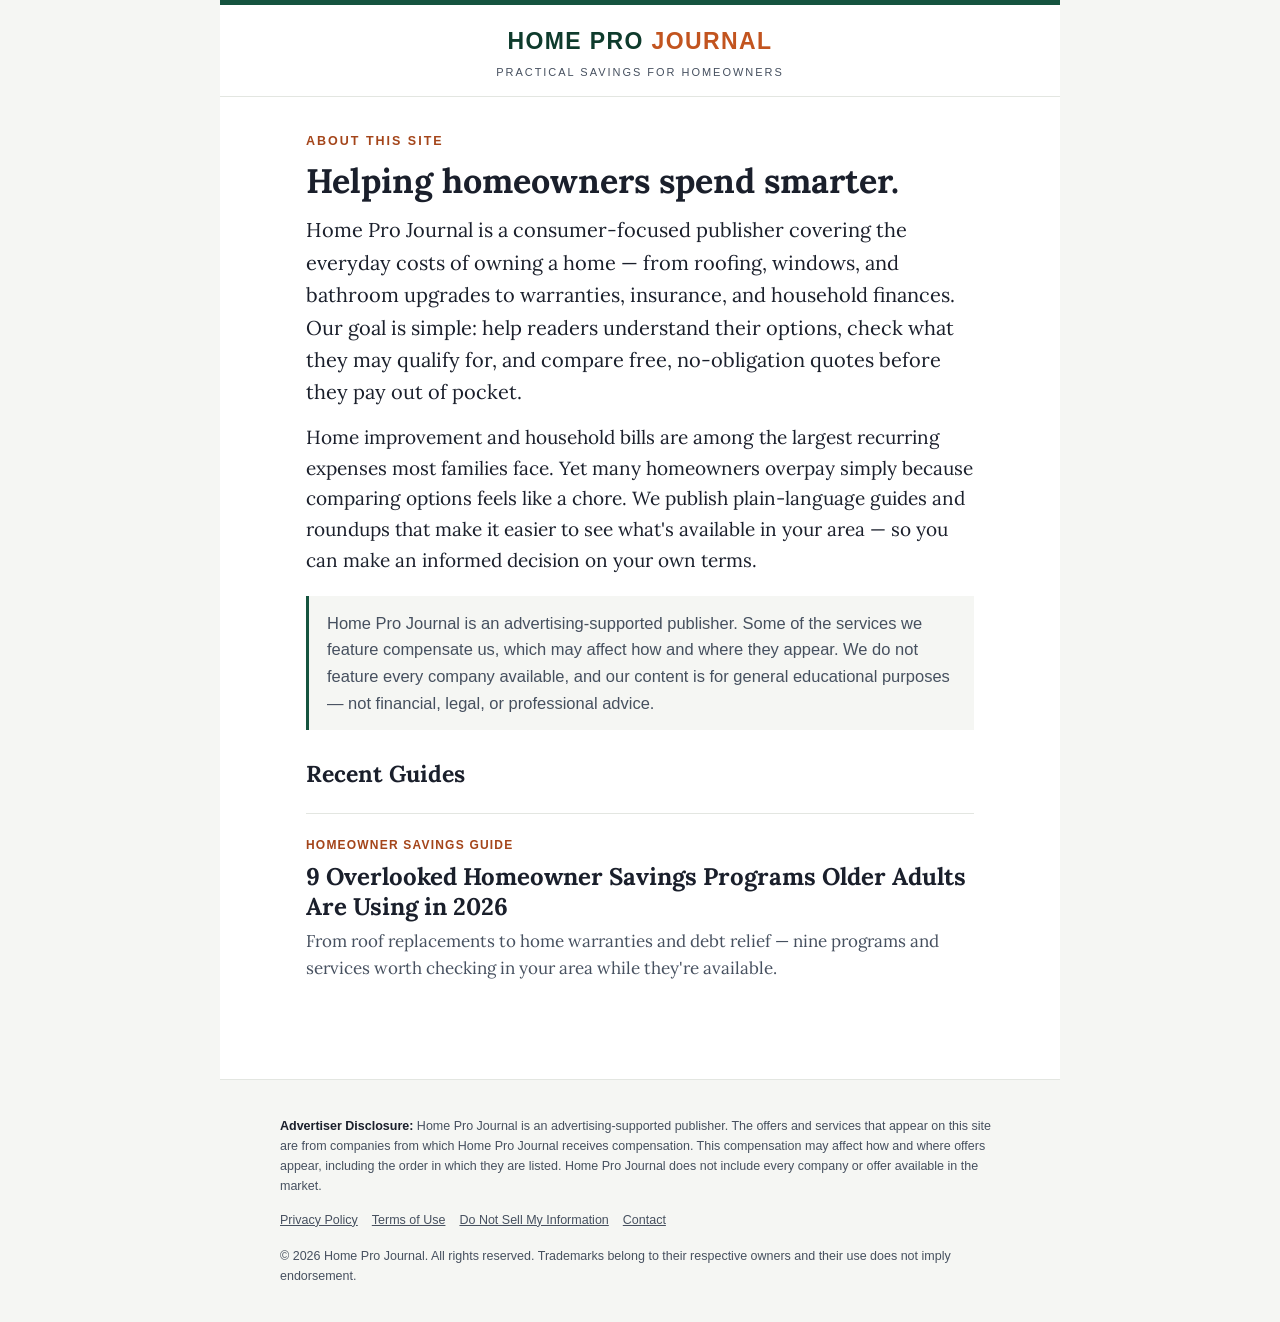
<file: index.html>
<!DOCTYPE html>
<html lang="en">
<head>
<meta charset="UTF-8">
<meta name="viewport" content="width=device-width, initial-scale=1.0">
<title>Home Pro Journal — Practical Savings for Homeowners</title>
<meta name="description" content="Home Pro Journal helps homeowners compare services, check eligibility, and find better options on home upgrades, repairs, and bills.">
<link rel="icon" href="data:image/svg+xml,&lt;svg xmlns=%22http://www.w3.org/2000/svg%22 viewBox=%220 0 100 100%22&gt;&lt;text y=%22.9em%22 font-size=%2290%22&gt;🏠&lt;/text&gt;&lt;/svg&gt;">
<meta property="og:type" content="website">
<meta property="og:site_name" content="Home Pro Journal">
<meta property="og:title" content="Home Pro Journal — Practical Savings for Homeowners">
<meta property="og:description" content="Helping homeowners compare services, check eligibility, and find better options on home upgrades, repairs, and bills.">
<meta property="og:url" content="https://homeprojournal.com/">
<meta property="og:image" content="https://homeprojournal.com/9-overlooked-homeowner-savings-programs/hero_web.jpg">
<meta name="twitter:card" content="summary_large_image">
<meta name="twitter:title" content="Home Pro Journal — Practical Savings for Homeowners">
<meta name="twitter:description" content="Helping homeowners compare services, check eligibility, and find better options on home upgrades, repairs, and bills.">
<link rel="preconnect" href="https://fonts.googleapis.com">
<link rel="preconnect" href="https://fonts.gstatic.com" crossorigin>
<link href="https://fonts.googleapis.com/css2?family=Lora:ital,wght@0,400;0,500;0,600;0,700;1,400&display=swap" rel="stylesheet">
<link rel="stylesheet" href="styles.css">
</head>
<body>
<div class="shell">

  <header class="masthead">
    <a class="brand-link" href="/">
      <p class="brand-name">Home Pro <span>Journal</span></p>
      <p class="brand-tag">Practical Savings for Homeowners</p>
    </a>
  </header>

  <div class="col">
    <p class="eyebrow">About This Site</p>
    <h1>Helping homeowners spend smarter.</h1>
    <p class="lead">Home Pro Journal is a consumer-focused publisher covering the everyday costs of owning a home — from roofing, windows, and bathroom upgrades to warranties, insurance, and household finances. Our goal is simple: help readers understand their options, check what they may qualify for, and compare free, no-obligation quotes before they pay out of pocket.</p>

    <p>Home improvement and household bills are among the largest recurring expenses most families face. Yet many homeowners overpay simply because comparing options feels like a chore. We publish plain-language guides and roundups that make it easier to see what's available in your area — so you can make an informed decision on your own terms.</p>

    <div class="callout">
      Home Pro Journal is an advertising-supported publisher. Some of the services we feature compensate us, which may affect how and where they appear. We do not feature every company available, and our content is for general educational purposes — not financial, legal, or professional advice.
    </div>

    <h2>Recent Guides</h2>
    <div class="cards">
      <div class="card">
        <p class="kicker">Homeowner Savings Guide</p>
        <h2><a href="/9-overlooked-homeowner-savings-programs/">9 Overlooked Homeowner Savings Programs Older Adults Are Using in 2026</a></h2>
        <p>From roof replacements to home warranties and debt relief — nine programs and services worth checking in your area while they're available.</p>
      </div>
    </div>
  </div>

  <footer class="foot">
    <div class="col">
      <p><strong style="color:var(--ink);">Advertiser Disclosure:</strong> Home Pro Journal is an advertising-supported publisher. The offers and services that appear on this site are from companies from which Home Pro Journal receives compensation. This compensation may affect how and where offers appear, including the order in which they are listed. Home Pro Journal does not include every company or offer available in the market.</p>
      <div class="foot-links">
        <a href="/privacy/">Privacy Policy</a>
        <a href="/terms/">Terms of Use</a>
        <a href="/do-not-sell/">Do Not Sell My Information</a>
        <a href="/contact/">Contact</a>
      </div>
      <p style="margin-top:16px;">© <span class="year">2026</span> Home Pro Journal. All rights reserved. Trademarks belong to their respective owners and their use does not imply endorsement.</p>
    </div>
  </footer>

</div>
<script>
  document.querySelectorAll('.year').forEach(function(e){e.textContent=new Date().getFullYear();});
  document.querySelectorAll('[data-stub]').forEach(function(a){a.addEventListener('click',function(e){e.preventDefault();});});
</script>
</body>
</html>
</file>
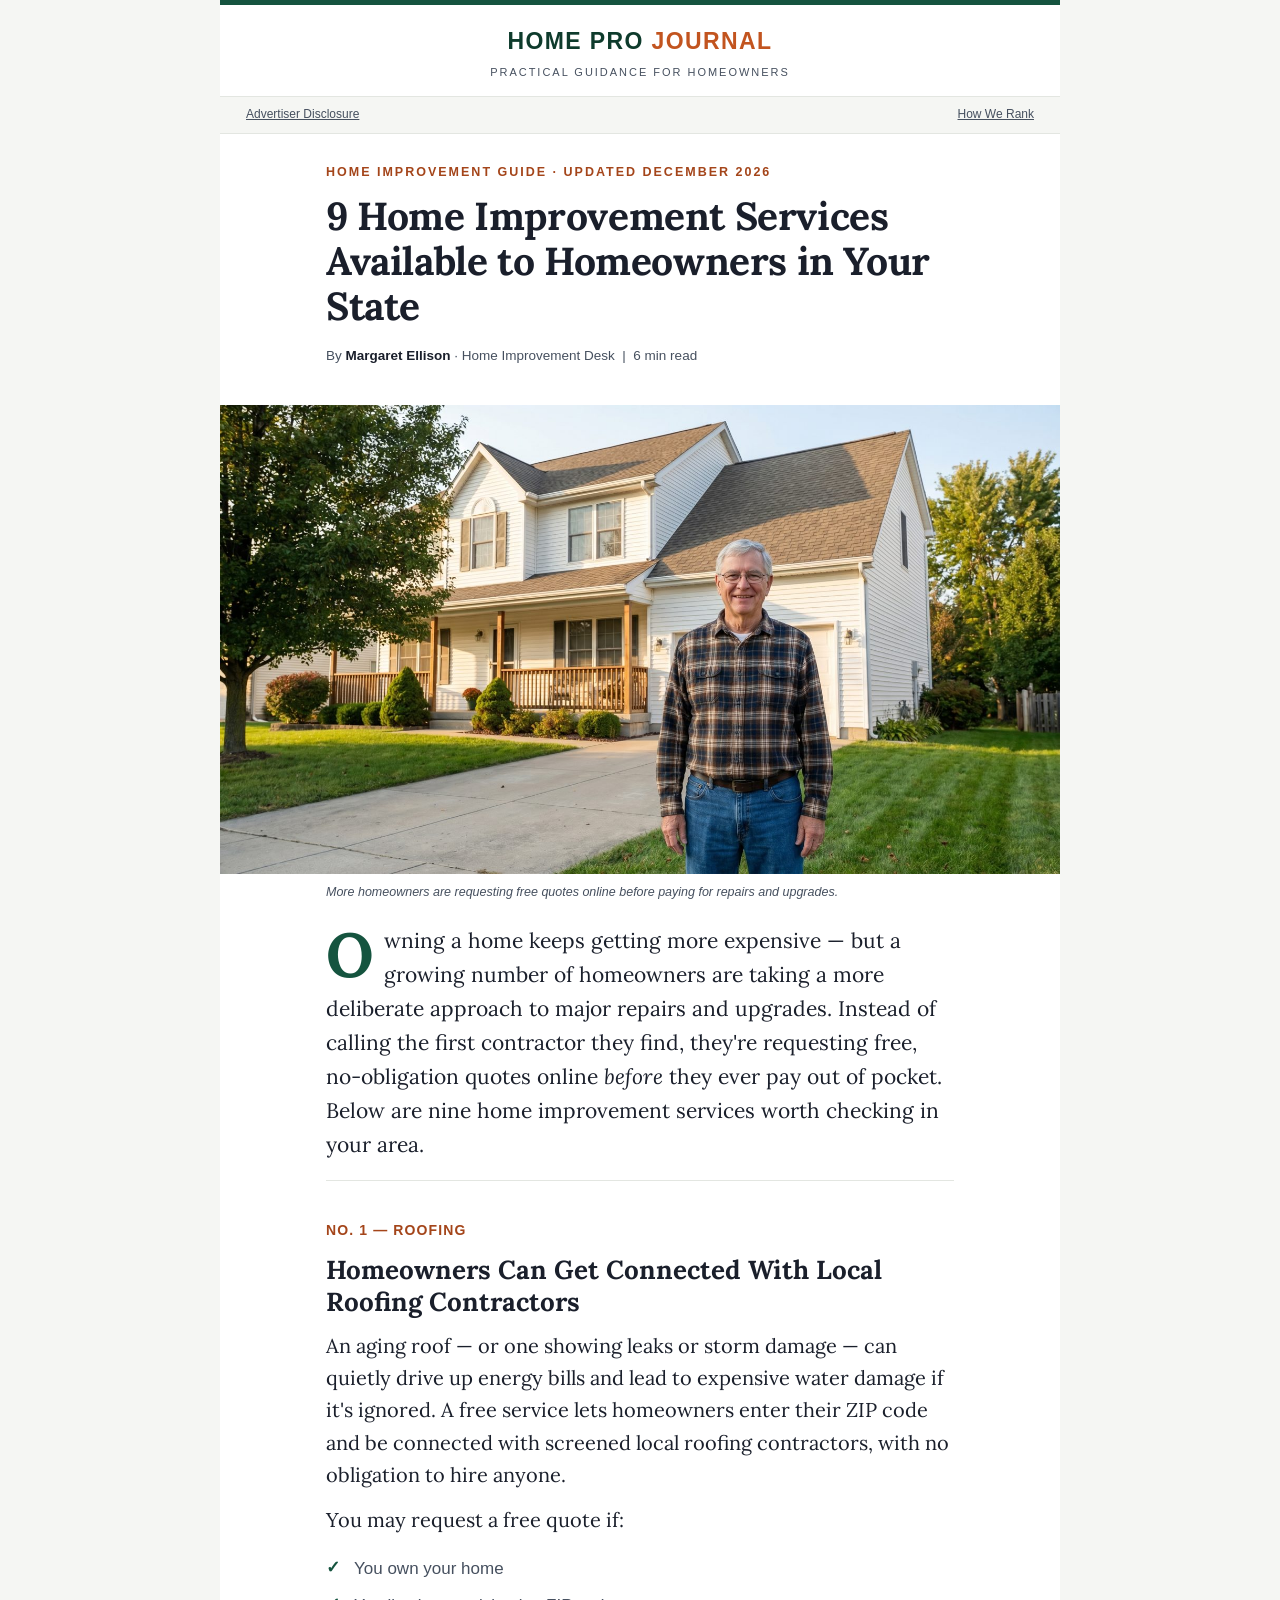
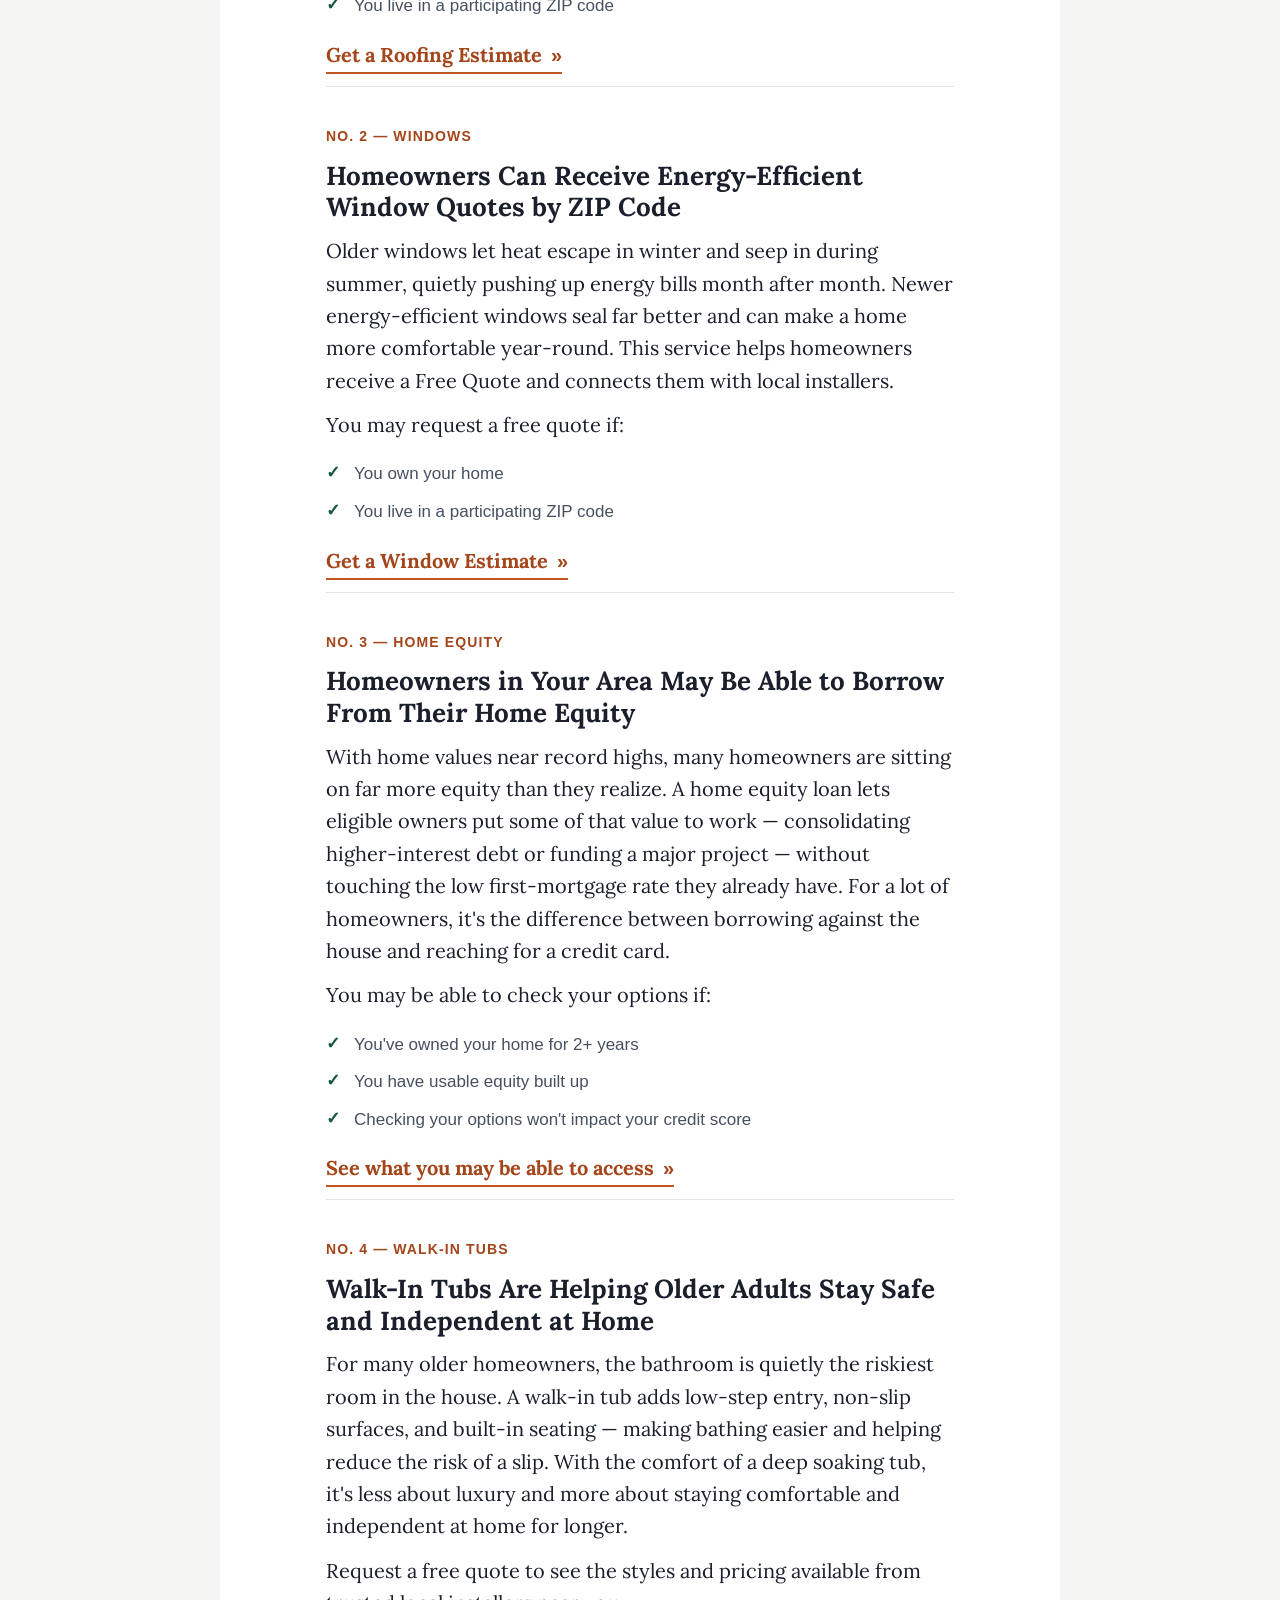
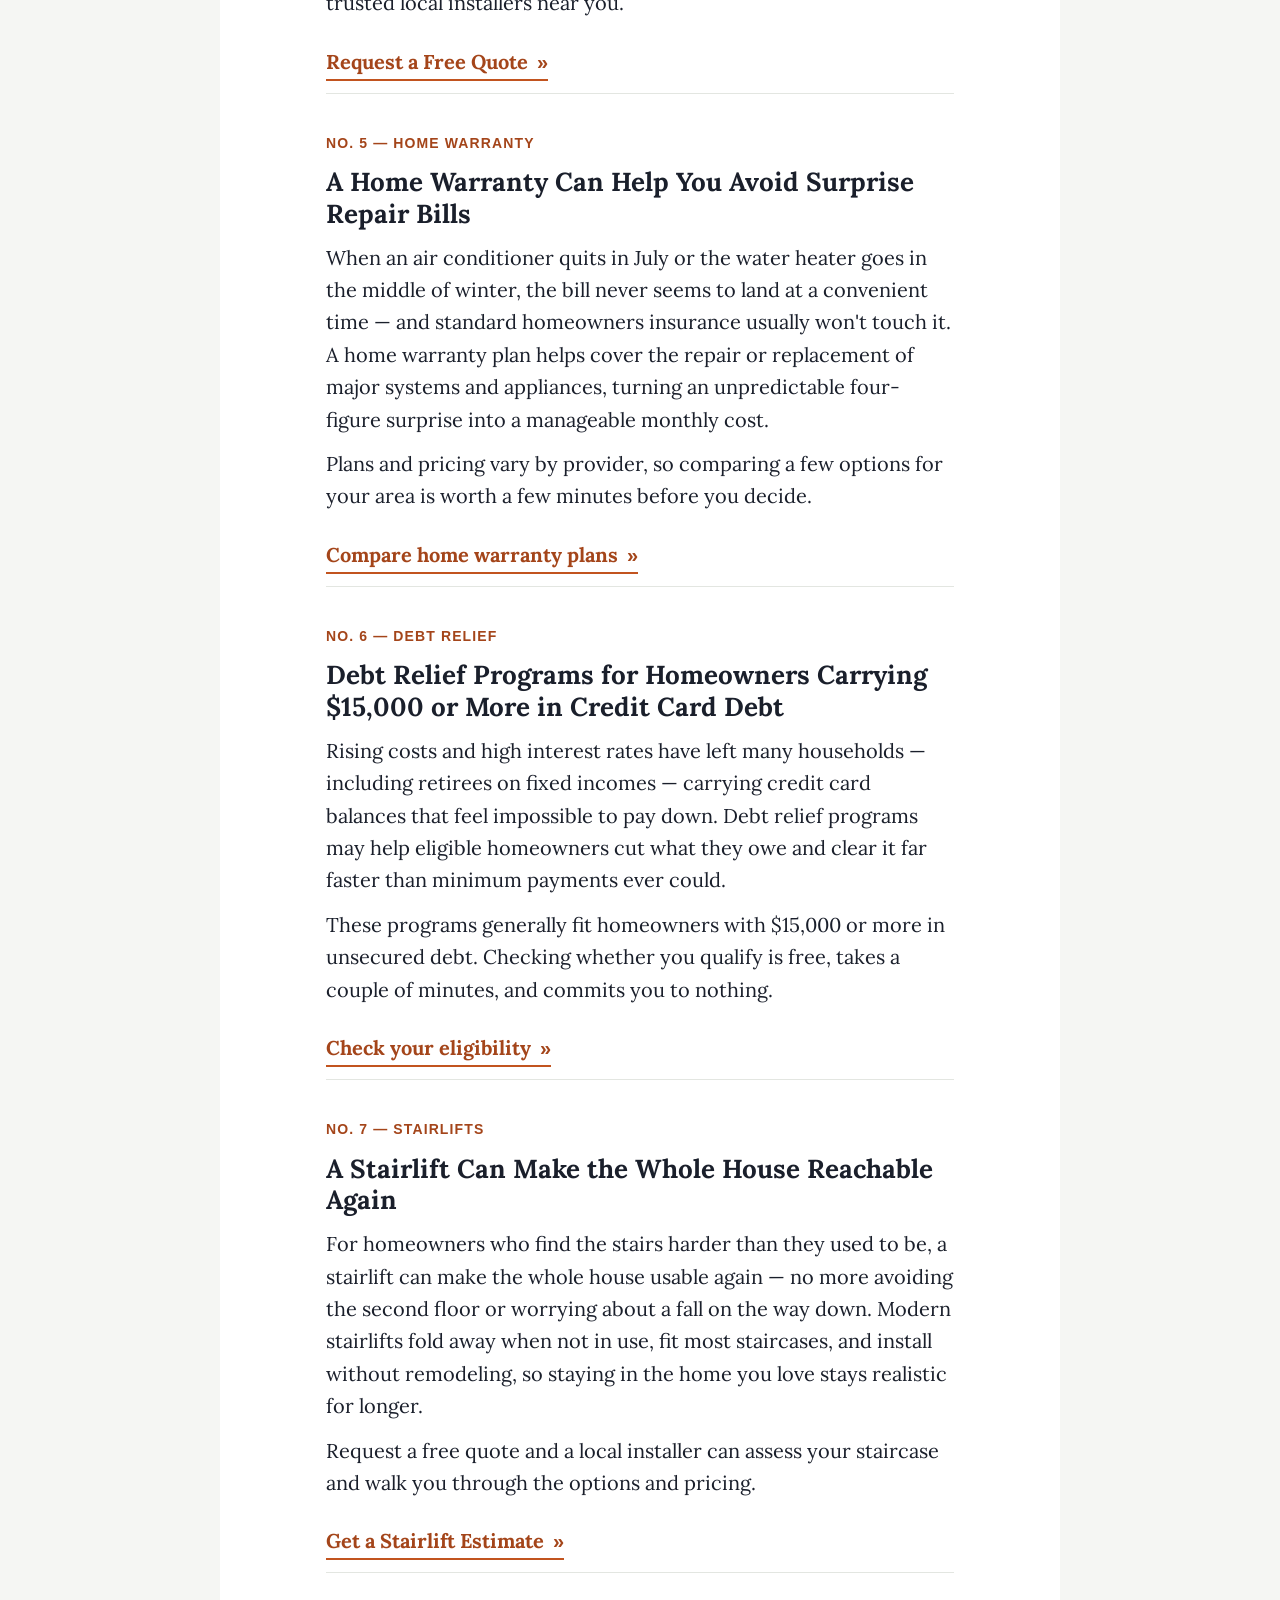
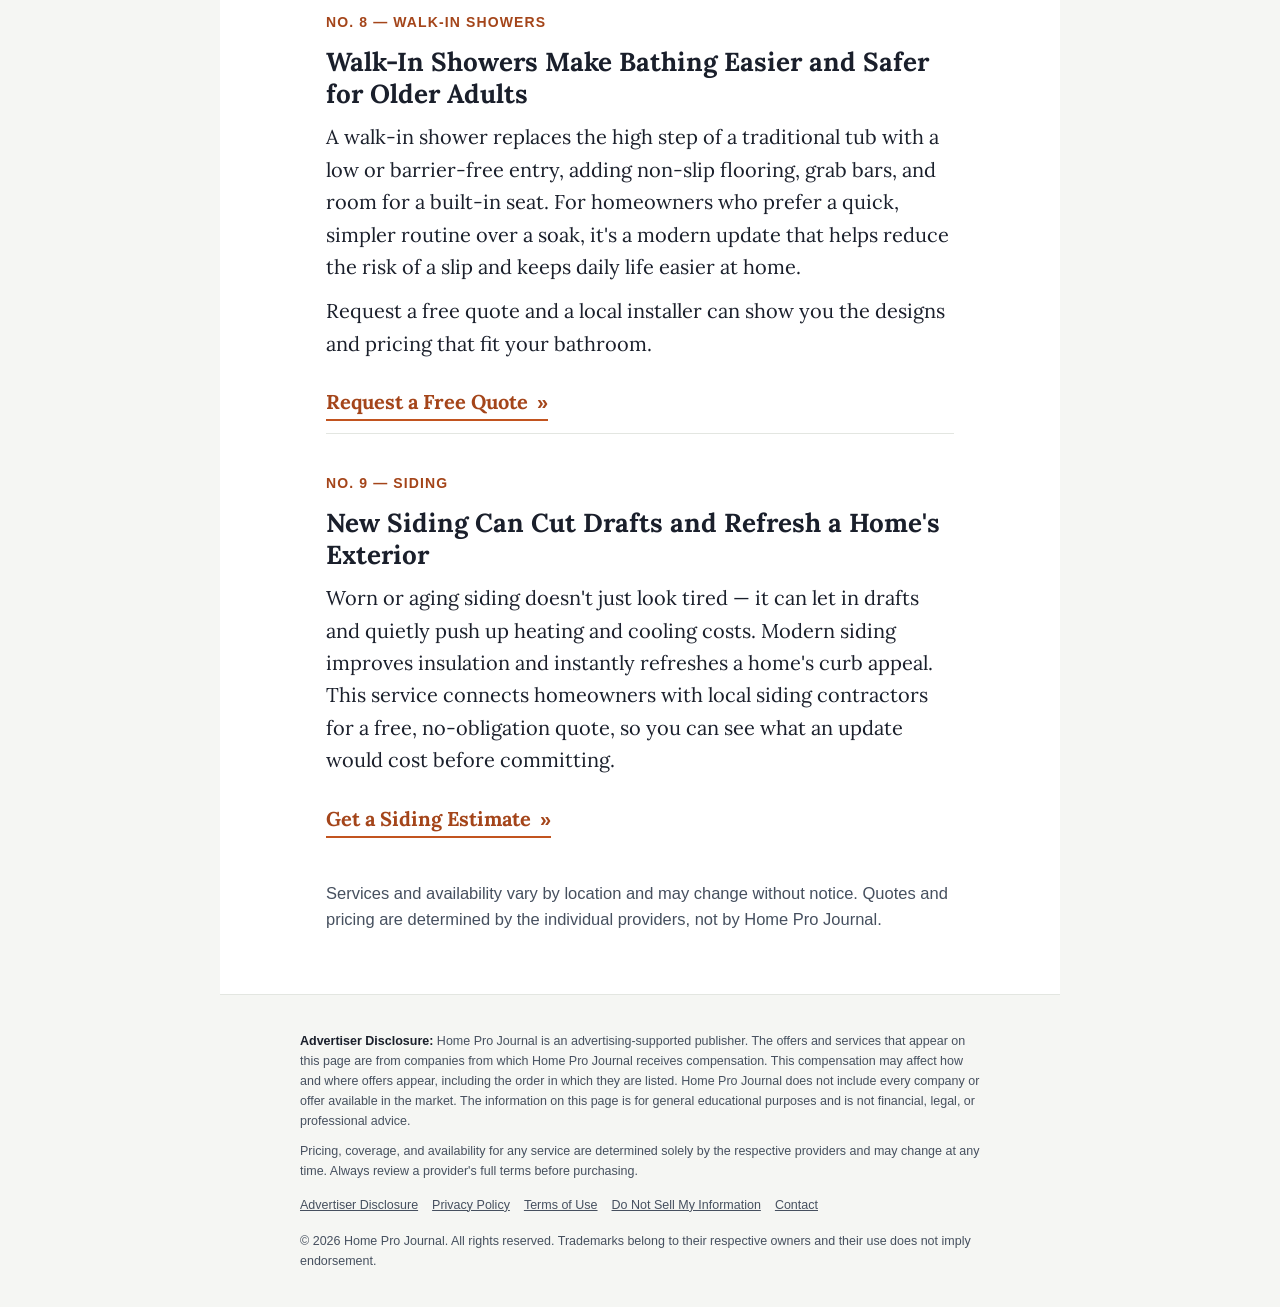
<file: 9-home-improvement-services-available-to-homeowners-in-your-state/index.html>
<!DOCTYPE html>
<html lang="en">
<head>
<meta charset="UTF-8">
<meta name="viewport" content="width=device-width, initial-scale=1.0">
<title>9 Home Improvement Services Available to Homeowners in Your State — Home Pro Journal</title>
<meta name="description" content="A growing number of homeowners are exploring home improvement options by requesting free, no-obligation quotes online first.">
<link rel="icon" href="data:image/svg+xml,&lt;svg xmlns=%22http://www.w3.org/2000/svg%22 viewBox=%220 0 100 100%22&gt;&lt;text y=%22.9em%22 font-size=%2290%22&gt;🏠&lt;/text&gt;&lt;/svg&gt;">
<meta property="og:type" content="website">
<meta property="og:site_name" content="Home Pro Journal">
<meta property="og:title" content="9 Home Improvement Services Available to Homeowners in Your State">
<meta property="og:description" content="A growing number of homeowners are exploring home improvement options by requesting free, no-obligation quotes online first.">
<meta property="og:url" content="https://homeprojournal.com/9-home-improvement-services/">
<meta property="og:image" content="https://homeprojournal.com/9-home-improvement-services/hero_web.jpg">
<meta name="twitter:card" content="summary_large_image">
<meta name="twitter:title" content="9 Home Improvement Services Available to Homeowners in Your State">
<meta name="twitter:description" content="A growing number of homeowners are exploring home improvement options by requesting free, no-obligation quotes online first.">
<link rel="preconnect" href="https://fonts.googleapis.com">
<link rel="preconnect" href="https://fonts.gstatic.com" crossorigin>
<link href="https://fonts.googleapis.com/css2?family=Lora:ital,wght@0,400;0,500;0,600;0,700;1,400&display=swap" rel="stylesheet">
<style>
  :root{
    --ink:#1a1f2b;
    --ink-soft:#46505f;
    --paper:#ffffff;
    --wash:#f5f6f3;
    --line:#e3e6e1;
    --brand:#15543f;
    --brand-ink:#0e3b2c;
    --accent:#c2541f;
    --accent-ink:#a4451a;
    --tag:#eef3f0;
    --shell:840px;     /* outer publication width  */
    --text:680px;      /* constrained reading column for line-length */
  }

  *{box-sizing:border-box;}
  html{-webkit-text-size-adjust:100%;}
  body{
    margin:0;
    background:var(--wash);
    color:var(--ink);
    font-family:'Lora',Georgia,'Times New Roman',serif;
    font-size:20px;
    line-height:1.62;
    -webkit-font-smoothing:antialiased;
  }
  .shell{max-width:var(--shell);margin:0 auto;background:var(--paper);}
  a{color:var(--brand);}

  /* ---------- Masthead ---------- */
  .masthead{
    border-top:5px solid var(--brand);
    background:var(--paper);
    padding:18px 26px 14px;
    border-bottom:1px solid var(--line);
    text-align:center;
  }
  .brand-name{
    font-family:"Helvetica Neue",Arial,sans-serif;
    font-weight:800;letter-spacing:.06em;text-transform:uppercase;
    color:var(--brand-ink);font-size:23px;margin:0;
  }
  .brand-name span{color:var(--accent);}
  .brand-tag{
    font-family:"Helvetica Neue",Arial,sans-serif;
    font-size:11px;letter-spacing:.18em;text-transform:uppercase;
    color:var(--ink-soft);margin:4px 0 0;
  }

  /* ---------- Disclosure bar ---------- */
  .disclosure-bar{
    background:var(--wash);border-bottom:1px solid var(--line);
    font-family:"Helvetica Neue",Arial,sans-serif;font-size:12px;
    color:var(--ink-soft);padding:8px 26px;
    display:flex;justify-content:space-between;gap:12px;flex-wrap:wrap;
  }
  .disclosure-bar a{color:var(--ink-soft);text-decoration:underline;cursor:pointer;}

  /* ---------- Article wrapper: constrained reading column ---------- */
  .article{padding:0 0 10px;}
  .col{max-width:var(--text);margin:0 auto;padding:0 26px;}

  .eyebrow{
    font-family:"Helvetica Neue",Arial,sans-serif;
    font-size:12.5px;letter-spacing:.16em;text-transform:uppercase;
    color:var(--accent-ink);font-weight:700;margin:28px 0 12px;
  }
  h1{
    font-family:'Lora',Georgia,serif;font-weight:700;
    font-size:39px;line-height:1.16;margin:0 0 16px;letter-spacing:-0.01em;
  }
  .byline{
    font-family:"Helvetica Neue",Arial,sans-serif;font-size:13.5px;
    color:var(--ink-soft);padding-bottom:18px;margin-bottom:0;
  }
  .byline strong{color:var(--ink);font-weight:600;}

  /* ---------- Hero (full-bleed: spans the entire shell, edge to edge) ---------- */
  .hero{margin:20px 0 4px;}
  .hero img{
    display:block;
    width:100%;          /* fills the full shell width, flush to both edges */
    height:auto;
    max-height:520px;    /* keeps a pleasing aspect ratio on wide screens */
    object-fit:cover;
    object-position:center 35%;
  }
  /* caption returns to the narrow reading column so it aligns with body text */
  .hero figcaption{
    font-family:"Helvetica Neue",Arial,sans-serif;font-size:12.5px;
    color:var(--ink-soft);padding:8px 26px 0;max-width:var(--text);
    margin:0 auto;font-style:italic;
  }

  .lede{font-size:21px;margin:22px 0 18px;}
  .lede:first-letter{
    font-size:62px;line-height:.8;float:left;padding:6px 10px 0 0;
    color:var(--brand);font-weight:700;
  }
  .note{
    font-size:16.5px;color:var(--ink-soft);
    font-family:"Helvetica Neue",Arial,sans-serif;
  }

  /* ---------- Offer blocks (article-style, not cards) ---------- */
  .offer{
    border-top:1px solid var(--line);
    padding:26px 0 8px;margin:0;
  }
  .offer-num{
    font-family:"Helvetica Neue",Arial,sans-serif;
    font-weight:800;font-size:14px;letter-spacing:.08em;
    color:var(--accent-ink);text-transform:uppercase;margin:0 0 6px;
  }
  .offer-title{
    font-family:'Lora',Georgia,serif;font-weight:700;
    font-size:26px;line-height:1.22;margin:0 0 12px;
  }
  .offer p{margin:12px 0;}

  /* selective checklist — used only where it's functional */
  .checks{list-style:none;padding:0;margin:14px 0 0;}
  .checks li{
    padding:5px 0 5px 28px;position:relative;
    font-family:"Helvetica Neue",Arial,sans-serif;font-size:17px;color:var(--ink-soft);
  }
  .checks li::before{content:"✓";position:absolute;left:0;top:4px;color:var(--brand);font-weight:800;}

  /* ---------- DEFAULT CTA: editorial text link ---------- */
  .cta{
    display:inline-block;
    font-family:'Lora',Georgia,serif;
    font-weight:700;font-size:20px;
    color:var(--accent-ink);
    text-decoration:none;
    border-bottom:2px solid var(--accent);
    padding:2px 0 3px;
    margin:14px 0 4px;
    line-height:1.4;
    text-wrap:balance;
  }
  .cta:hover{color:var(--accent);border-bottom-color:var(--accent-ink);}
  .cta:focus-visible{outline:3px solid var(--brand);outline-offset:4px;}
  .cta .arrow{font-family:"Helvetica Neue",Arial,sans-serif;margin-left:4px;}
  /* keep the » glued to the last word so it never wraps onto its own line */
  .cta .nowrap{white-space:nowrap;}
  /* generous tap target on mobile without looking like a button */
  @media (max-width:600px){
    .cta{font-size:21px;padding:8px 0 9px;}
  }

  /* ---------- ALTERNATE CTA: boxed button (swap class to .cta--button) ----------
     To use: change a card's link class from "cta" to "cta cta--button".
  */
  .cta--button{
    display:block;text-align:center;background:var(--accent);
    color:#fff;border-bottom:none;border-radius:8px;
    font-family:"Helvetica Neue",Arial,sans-serif;font-size:19px;
    padding:16px 20px;margin:18px 0 8px;
  }
  .cta--button:hover{background:var(--accent-ink);color:#fff;}

  /* ---------- Interstitial ---------- */
  .interstitial{
    font-family:"Helvetica Neue",Arial,sans-serif;font-size:13px;
    letter-spacing:.14em;text-transform:uppercase;color:var(--ink-soft);
    border-top:2px solid var(--brand);padding-top:16px;margin:36px 0 0;font-weight:700;
  }

  /* ---------- Footer ---------- */
  .foot{
    background:var(--wash);border-top:1px solid var(--line);
    padding:26px;font-family:"Helvetica Neue",Arial,sans-serif;
    font-size:12.5px;line-height:1.6;color:var(--ink-soft);margin-top:34px;
  }
  .foot .col{max-width:var(--text);padding:0;}
  .foot p{margin:10px 0;}
  .foot a{color:var(--ink-soft);text-decoration:underline;}
  .foot-links{margin-top:14px;display:flex;flex-wrap:wrap;gap:14px;}

  /* ---------- Modals ---------- */
  dialog{
    border:none;border-radius:12px;max-width:520px;width:90%;padding:26px;
    font-family:"Helvetica Neue",Arial,sans-serif;font-size:15px;line-height:1.6;color:var(--ink);
  }
  dialog::backdrop{background:rgba(20,25,35,.5);}
  dialog h3{margin:0 0 12px;font-size:18px;}
  dialog .close{
    margin-top:18px;background:var(--brand);color:#fff;border:none;
    padding:10px 18px;border-radius:7px;font-weight:700;cursor:pointer;font-size:14px;
  }

  @media (max-width:600px){
    body{font-size:18px;}
    h1{font-size:30px;}
    .lede{font-size:19px;}
    .offer-title{font-size:25px;line-height:1.2;}
    .offer-num{font-size:13px;}
    .col{padding:0 18px;}
    .masthead{padding:16px 18px 12px;}
    .disclosure-bar{padding:8px 18px;font-size:11px;}
    .lede:first-letter{font-size:52px;}
    .hero figcaption{padding:8px 18px 0;}
  }
  @media (prefers-reduced-motion:reduce){*{transition:none !important;}}
</style>
<script>!function(){"use strict";var t="lp_ref",n="cpid",e="lpurl",c="https://read.homeprojournal.com",r="(?<domain>http(?:s?)://[^/]*)".concat("/cf/click"),a="(?:(?:/(?<cta>[1-9][0-9]*)/?)|(?:/))?",i="^".concat(r).concat(a).concat("(?:$|(\\?.*))"),o='javascript:window.clickflare.l="(?<original_link>'.concat(r).concat(a,'("|(\\?[^"]*"))).*'),s=function(){return new RegExp(i,"")},u=function(){return new RegExp(o,"")};function l(t){var n=function(t){return t.replace(s(),(function(t){for(var n=[],e=1;e<arguments.length;e++)n[e-1]=arguments[e];var r=n[n.length-1].domain;return t.replace(r,c)}))}(t);return'javascript:window.clickflare.l="'.concat(n,'"; void 0;')}function d(t,n){if(n&&t&&n.apply(document,[t]),/loaded|interactive|complete/.test(document.readyState))for(var e=0,c=document.links.length;e<c;e++)if(s().test(document.links[e].href)){var r=document.links[e];window.clickflare.links_replaced.has(r)||(r.href=l(r.href),window.clickflare.links_replaced.add(r))}}var f,h,m,p;!function(r,a){var i=document.onreadystatechange;window.clickflare||(window.clickflare={listeners:{},customParams:{},links_replaced:new Set,addEventListener:function(t,n){var e=this.listeners[t]||[];e.includes(n)||e.push(n),this.listeners[t]=e},dispatchEvent:function(t,n){n&&(this.customParams[t]=n),(this.listeners[t]||[]).forEach((function(t){return t(n)}))},push:function(t,n){n&&(this.customParams[t]=n),(this.listeners[t]||[]).forEach((function(t){return t(n)}))}},document.onreadystatechange=function(t){return d(t,i)},d(null,i),setTimeout((function(){!function(r,a){var i,o=function(r,a){var i=new URL("".concat(c).concat(r));o=a,s="{",u=s+s,l="_",d=l+l,o.startsWith(u)||o.startsWith(d)||i.searchParams.set(n,a);var o,s,u,l,d;return i.searchParams.append(t,document.referrer),i.searchParams.append(e,location.href),i.searchParams.append("lpt",document.title),i.searchParams.append("t",(new Date).getTime().toString()),i.toString()}(r,a),s=document.createElement("script"),l=document.scripts[0];s.async=1,s.src=o,s.onerror=function(){!function(){for(var t=function(t,n){var e=document.links[t];u().test(decodeURI(e.href))&&setTimeout((function(){e&&e.setAttribute("href",function(t){var n=t.match(u());if(n){var e=(n.groups||{}).original_link;return e?e.slice(0,-1):t}return t}(decodeURI(e.href)))}))},n=0,e=document.links.length;n<e;n++)t(n)}()},null===(i=l.parentNode)||void 0===i||i.insertBefore(s,l)}(r,a)})))}("".concat("/cf/tags","/").concat(new URL(window.location.href).searchParams.get("cftmid")||"__CONTAINER_ID__"),(m=new URL(window.location.href).searchParams.get(n),f=new RegExp("(^| )".concat("cf_cpid","=([^;]+)")),p=(h=document.cookie.match(f))&&h.pop()||null,m||p||"__CAMPAIGN_ID__"))}();</script>
</head>
<body>
<div class="shell">

  <!-- ============ MASTHEAD ============ -->
  <header class="masthead">
    <p class="brand-name">Home Pro <span>Journal</span></p>
    <p class="brand-tag">Practical Guidance for Homeowners</p>
  </header>

  <!-- ============ DISCLOSURE BAR ============ -->
  <div class="disclosure-bar">
    <span><a id="open-disclosure">Advertiser Disclosure</a></span>
    <span><a id="open-rank">How We Rank</a></span>
  </div>

  <article class="article">

    <div class="col">
      <p class="eyebrow">Home Improvement Guide · Updated <span id="today">2026</span></p>
      <h1 id="headline">9 Home Improvement Services Available to Homeowners <span id="region-line">in Your State</span></h1>
      <p class="byline">By <strong>Margaret Ellison</strong> · Home Improvement Desk &nbsp;|&nbsp; <span id="readtime">6 min read</span></p>
    </div>

    <!-- ============ HERO ============ -->
    <figure class="hero">
      <img src="hero_web.jpg" alt="An older homeowner standing in front of his suburban home on a sunny afternoon" width="2752" height="1536" loading="eager">
      <figcaption>More homeowners are requesting free quotes online before paying for repairs and upgrades.</figcaption>
    </figure>

    <div class="col">
      <p class="lede">Owning a home keeps getting more expensive — but a growing number of homeowners are taking a more deliberate approach to major repairs and upgrades. Instead of calling the first contractor they find, they're requesting free, no-obligation quotes online <em>before</em> they ever pay out of pocket. Below are nine home improvement services worth checking in your area.</p>

      <!-- ====== CLUSTER 1: HOME SERVICES ====== -->

      <!-- DISPLAY POSITION 1  (offer: Roofing · link /cf/click/1) -->
      <section class="offer">
        <p class="offer-num">No. 1 — Roofing</p>
        <h2 class="offer-title">Homeowners Can Get Connected With Local Roofing Contractors</h2>
        <p>An aging roof — or one showing leaks or storm damage — can quietly drive up energy bills and lead to expensive water damage if it's ignored. A free service lets homeowners enter their ZIP code and be connected with screened local roofing contractors, with no obligation to hire anyone.</p>
        <p>You may request a free quote if:</p>
        <ul class="checks">
          <li>You own your home</li>
          <li>You live in a participating ZIP code</li>
        </ul>
        <a class="cta" href="https://read.homeprojournal.com/cf/click/1?position=1" rel="nofollow sponsored">Get a Roofing Estimate <span class="arrow">»</span></a>
      </section>

      <!-- DISPLAY POSITION 2  (offer: Windows · link /cf/click/2) -->
      <section class="offer">
        <p class="offer-num">No. 2 — Windows</p>
        <h2 class="offer-title">Homeowners Can Receive Energy-Efficient Window Quotes by ZIP Code</h2>
        <p>Older windows let heat escape in winter and seep in during summer, quietly pushing up energy bills month after month. Newer energy-efficient windows seal far better and can make a home more comfortable year-round. This service helps homeowners receive a Free Quote and connects them with local installers.</p>
        <p>You may request a free quote if:</p>
        <ul class="checks">
          <li>You own your home</li>
          <li>You live in a participating ZIP code</li>
        </ul>
        <a class="cta" href="https://read.homeprojournal.com/cf/click/2?position=2" rel="nofollow sponsored">Get a Window Estimate <span class="arrow">»</span></a>
      </section>

      <!-- DISPLAY POSITION 3  (offer: Home Equity / HELOC · link /cf/click/3) -->
      <section class="offer">
        <p class="offer-num">No. 3 — Home Equity</p>
        <h2 class="offer-title">Homeowners <span id="equity-geo">in Your Area</span> May Be Able to Borrow From Their Home Equity</h2>
        <p>With home values near record highs, many homeowners are sitting on far more equity than they realize. A home equity loan lets eligible owners put some of that value to work — consolidating higher-interest debt or funding a major project — without touching the low first-mortgage rate they already have. For a lot of homeowners, it's the difference between borrowing against the house and reaching for a credit card.</p>
        <p>You may be able to check your options if:</p>
        <ul class="checks">
          <li>You've owned your home for 2+ years</li>
          <li>You have usable equity built up</li>
          <li>Checking your options won't impact your credit score</li>
        </ul>
        <a class="cta" href="https://read.homeprojournal.com/cf/click/3?position=3" rel="nofollow sponsored">See what you may be able to <span class="nowrap">access <span class="arrow">»</span></span></a>
      </section>

      <!-- DISPLAY POSITION 4  (offer: Walk-In Tubs · link /cf/click/4) -->
      <section class="offer">
        <p class="offer-num">No. 4 — Walk-In Tubs</p>
        <h2 class="offer-title">Walk-In Tubs Are Helping Older Adults Stay Safe and Independent at Home</h2>
        <p>For many older homeowners, the bathroom is quietly the riskiest room in the house. A walk-in tub adds low-step entry, non-slip surfaces, and built-in seating — making bathing easier and helping reduce the risk of a slip. With the comfort of a deep soaking tub, it's less about luxury and more about staying comfortable and independent at home for longer.</p>
        <p>Request a free quote to see the styles and pricing available from trusted local installers near you.</p>
        <a class="cta" href="https://read.homeprojournal.com/cf/click/4?position=4" rel="nofollow sponsored">Request a Free Quote <span class="arrow">»</span></a>
      </section>

      <!-- DISPLAY POSITION 5  (offer: Home Warranty · link /cf/click/5) -->
      <section class="offer">
        <p class="offer-num">No. 5 — Home Warranty</p>
        <h2 class="offer-title">A Home Warranty Can Help You Avoid Surprise Repair Bills</h2>
        <p>When an air conditioner quits in July or the water heater goes in the middle of winter, the bill never seems to land at a convenient time — and standard homeowners insurance usually won't touch it. A home warranty plan helps cover the repair or replacement of major systems and appliances, turning an unpredictable four-figure surprise into a manageable monthly cost.</p>
        <p>Plans and pricing vary by provider, so comparing a few options for your area is worth a few minutes before you decide.</p>
        <a class="cta" href="https://read.homeprojournal.com/cf/click/5?position=5" rel="nofollow sponsored">Compare home warranty plans <span class="arrow">»</span></a>
      </section>

      <!-- DISPLAY POSITION 6  (offer: Debt Relief · link /cf/click/6) -->
      <section class="offer">
        <p class="offer-num">No. 6 — Debt Relief</p>
        <h2 class="offer-title">Debt Relief Programs for Homeowners Carrying $15,000 or More in Credit Card Debt</h2>
        <p>Rising costs and high interest rates have left many households — including retirees on fixed incomes — carrying credit card balances that feel impossible to pay down. Debt relief programs may help eligible homeowners cut what they owe and clear it far faster than minimum payments ever could.</p>
        <p>These programs generally fit homeowners with $15,000 or more in unsecured debt. Checking whether you qualify is free, takes a couple of minutes, and commits you to nothing.</p>
        <a class="cta" href="https://read.homeprojournal.com/cf/click/6?position=6" rel="nofollow sponsored">Check your eligibility <span class="arrow">»</span></a>
      </section>

      <!-- DISPLAY POSITION 7  (offer: Stairlifts · link /cf/click/7) -->
      <section class="offer">
        <p class="offer-num">No. 7 — Stairlifts</p>
        <h2 class="offer-title">A Stairlift Can Make the Whole House Reachable Again</h2>
        <p>For homeowners who find the stairs harder than they used to be, a stairlift can make the whole house usable again — no more avoiding the second floor or worrying about a fall on the way down. Modern stairlifts fold away when not in use, fit most staircases, and install without remodeling, so staying in the home you love stays realistic for longer.</p>
        <p>Request a free quote and a local installer can assess your staircase and walk you through the options and pricing.</p>
        <a class="cta" href="https://read.homeprojournal.com/cf/click/7?position=7" rel="nofollow sponsored">Get a Stairlift Estimate <span class="arrow">»</span></a>
      </section>

      <!-- DISPLAY POSITION 8  (offer: Walk-In Showers · link /cf/click/8) -->
      <section class="offer">
        <p class="offer-num">No. 8 — Walk-In Showers</p>
        <h2 class="offer-title">Walk-In Showers Make Bathing Easier and Safer for Older Adults</h2>
        <p>A walk-in shower replaces the high step of a traditional tub with a low or barrier-free entry, adding non-slip flooring, grab bars, and room for a built-in seat. For homeowners who prefer a quick, simpler routine over a soak, it's a modern update that helps reduce the risk of a slip and keeps daily life easier at home.</p>
        <p>Request a free quote and a local installer can show you the designs and pricing that fit your bathroom.</p>
        <a class="cta" href="https://read.homeprojournal.com/cf/click/8?position=8" rel="nofollow sponsored">Request a Free Quote <span class="arrow">»</span></a>
      </section>

      <!-- DISPLAY POSITION 9  (offer: Siding · link /cf/click/9) -->
      <section class="offer">
        <p class="offer-num">No. 9 — Siding</p>
        <h2 class="offer-title">New Siding Can Cut Drafts and Refresh a Home's Exterior</h2>
        <p>Worn or aging siding doesn't just look tired — it can let in drafts and quietly push up heating and cooling costs. Modern siding improves insulation and instantly refreshes a home's curb appeal. This service connects homeowners with local siding contractors for a free, no-obligation quote, so you can see what an update would cost before committing.</p>
        <a class="cta" href="https://read.homeprojournal.com/cf/click/9?position=9" rel="nofollow sponsored">Get a Siding Estimate <span class="arrow">»</span></a>
      </section>

      <p class="note" style="margin-top:30px;">Services and availability vary by location and may change without notice. Quotes and pricing are determined by the individual providers, not by Home Pro Journal.</p>
    </div>
  </article>

  <!-- ============ FOOTER ============ -->
  <footer class="foot">
    <div class="col">
      <p><strong style="color:var(--ink);">Advertiser Disclosure:</strong> Home Pro Journal is an advertising-supported publisher. The offers and services that appear on this page are from companies from which Home Pro Journal receives compensation. This compensation may affect how and where offers appear, including the order in which they are listed. Home Pro Journal does not include every company or offer available in the market. The information on this page is for general educational purposes and is not financial, legal, or professional advice.</p>
      <p>Pricing, coverage, and availability for any service are determined solely by the respective providers and may change at any time. Always review a provider's full terms before purchasing.</p>
      <div class="foot-links">
        <a id="open-disclosure-2">Advertiser Disclosure</a>
        <a href="/privacy/">Privacy Policy</a>
        <a href="/terms/">Terms of Use</a>
        <a href="/do-not-sell/">Do Not Sell My Information</a>
        <a href="/contact/">Contact</a>
      </div>
      <p style="margin-top:16px;">© <span class="year">2026</span> Home Pro Journal. All rights reserved. Trademarks belong to their respective owners and their use does not imply endorsement.</p>
    </div>
  </footer>

</div>

<!-- ============ MODALS ============ -->
<dialog id="disclosure-modal">
  <h3>Advertiser Disclosure</h3>
  <p>Home Pro Journal is supported by compensation from the companies featured on this page. This compensation may impact how, where, and in what order offers appear. We do not feature every company or offer available, and the order of listings does not constitute a recommendation. All quote and pricing decisions are made by the providers.</p>
  <button class="close">Close</button>
</dialog>
<dialog id="rank-modal">
  <h3>How We Rank</h3>
  <p>Listings on this page are ordered based on a combination of general consumer interest, breadth of availability, and compensation received from featured providers. Rankings may change at any time. This ordering is an editorial and advertising decision and is not a guarantee of suitability for your situation — always compare options yourself before deciding.</p>
  <button class="close">Close</button>
</dialog>

<script>
  /* ---- Geo headline + city personalization ---- */
  (function(){
    var params = new URLSearchParams(location.search);

    function clean(v, cap){
      return (v||'').trim().replace(/[^a-zA-Z \-]/g,'').slice(0, cap||28);
    }
    function titlecase(v){
      return v.replace(/\w\S*/g,function(t){return t.charAt(0).toUpperCase()+t.slice(1).toLowerCase();});
    }

    var region = clean(params.get('region'), 28);
    var city   = clean(params.get('city'), 32);
    if(region) region = titlecase(region);
    if(city)   city   = titlecase(city);

    /* H1 stays at state level (most reliable). Fallback: "Your State". */
    var line = document.getElementById('region-line');
    if(line){ line.textContent = region ? ('in ' + region) : 'in Your State'; }

    /* Home Equity slot: prefer city, then state, then generic. */
    var eq = document.getElementById('equity-geo');
    if(eq){
      if(city)       eq.textContent = 'in ' + city;
      else if(region)eq.textContent = 'in ' + region;
      else           eq.textContent = 'in Your Area';
    }
  })();

  /* ---- Date / year ---- */
  (function(){
    var y=new Date().getFullYear();
    document.querySelectorAll('.year').forEach(function(e){e.textContent=y;});
    var td=document.getElementById('today');
    if(td){td.textContent=new Date().toLocaleDateString('en-US',{month:'long',year:'numeric'});}
  })();

  /* ---- Modals ---- */
  function bind(o,m){var a=document.getElementById(o),d=document.getElementById(m);if(a&&d){a.addEventListener('click',function(e){e.preventDefault();d.showModal();});}}
  bind('open-disclosure','disclosure-modal');
  bind('open-disclosure-2','disclosure-modal');
  bind('open-rank','rank-modal');
  document.querySelectorAll('dialog .close').forEach(function(b){b.addEventListener('click',function(){b.closest('dialog').close();});});
  document.querySelectorAll('[data-stub]').forEach(function(a){a.addEventListener('click',function(e){e.preventDefault();});});
</script>
</body>
</html>
</file>
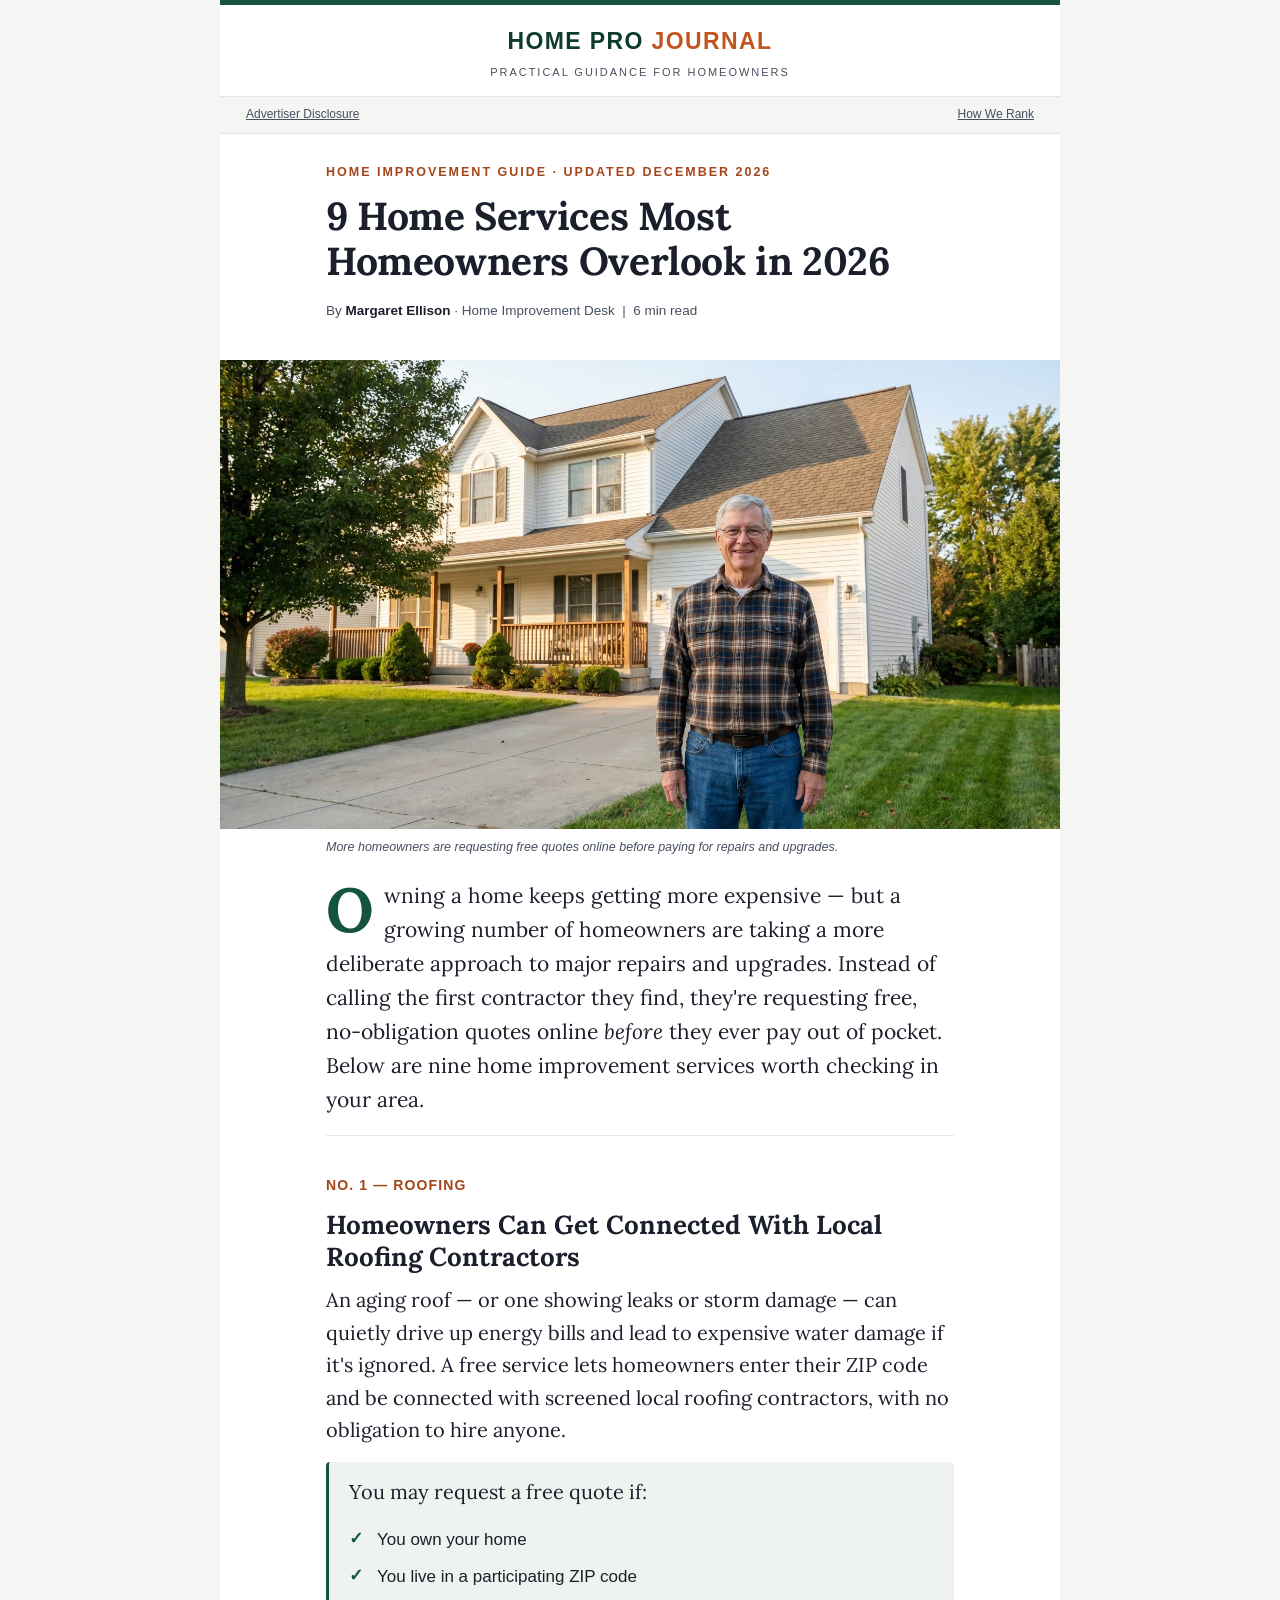
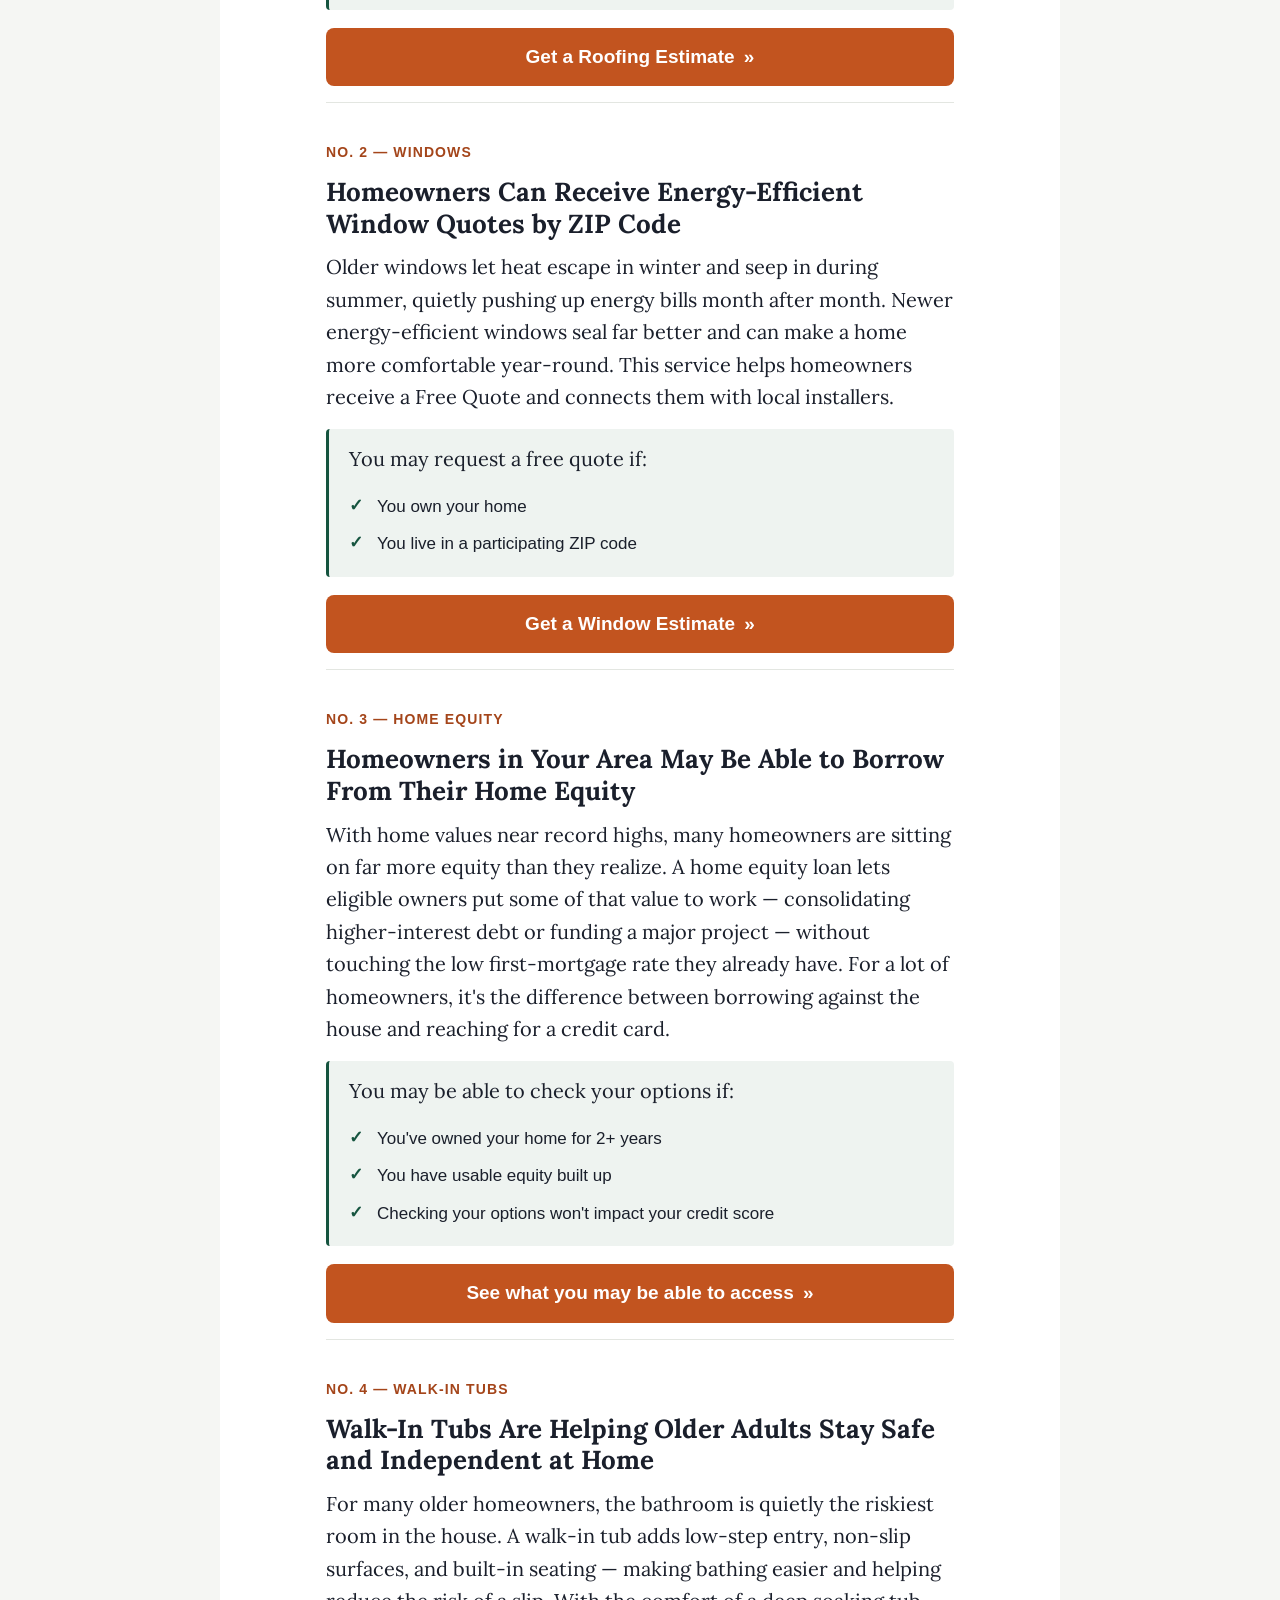
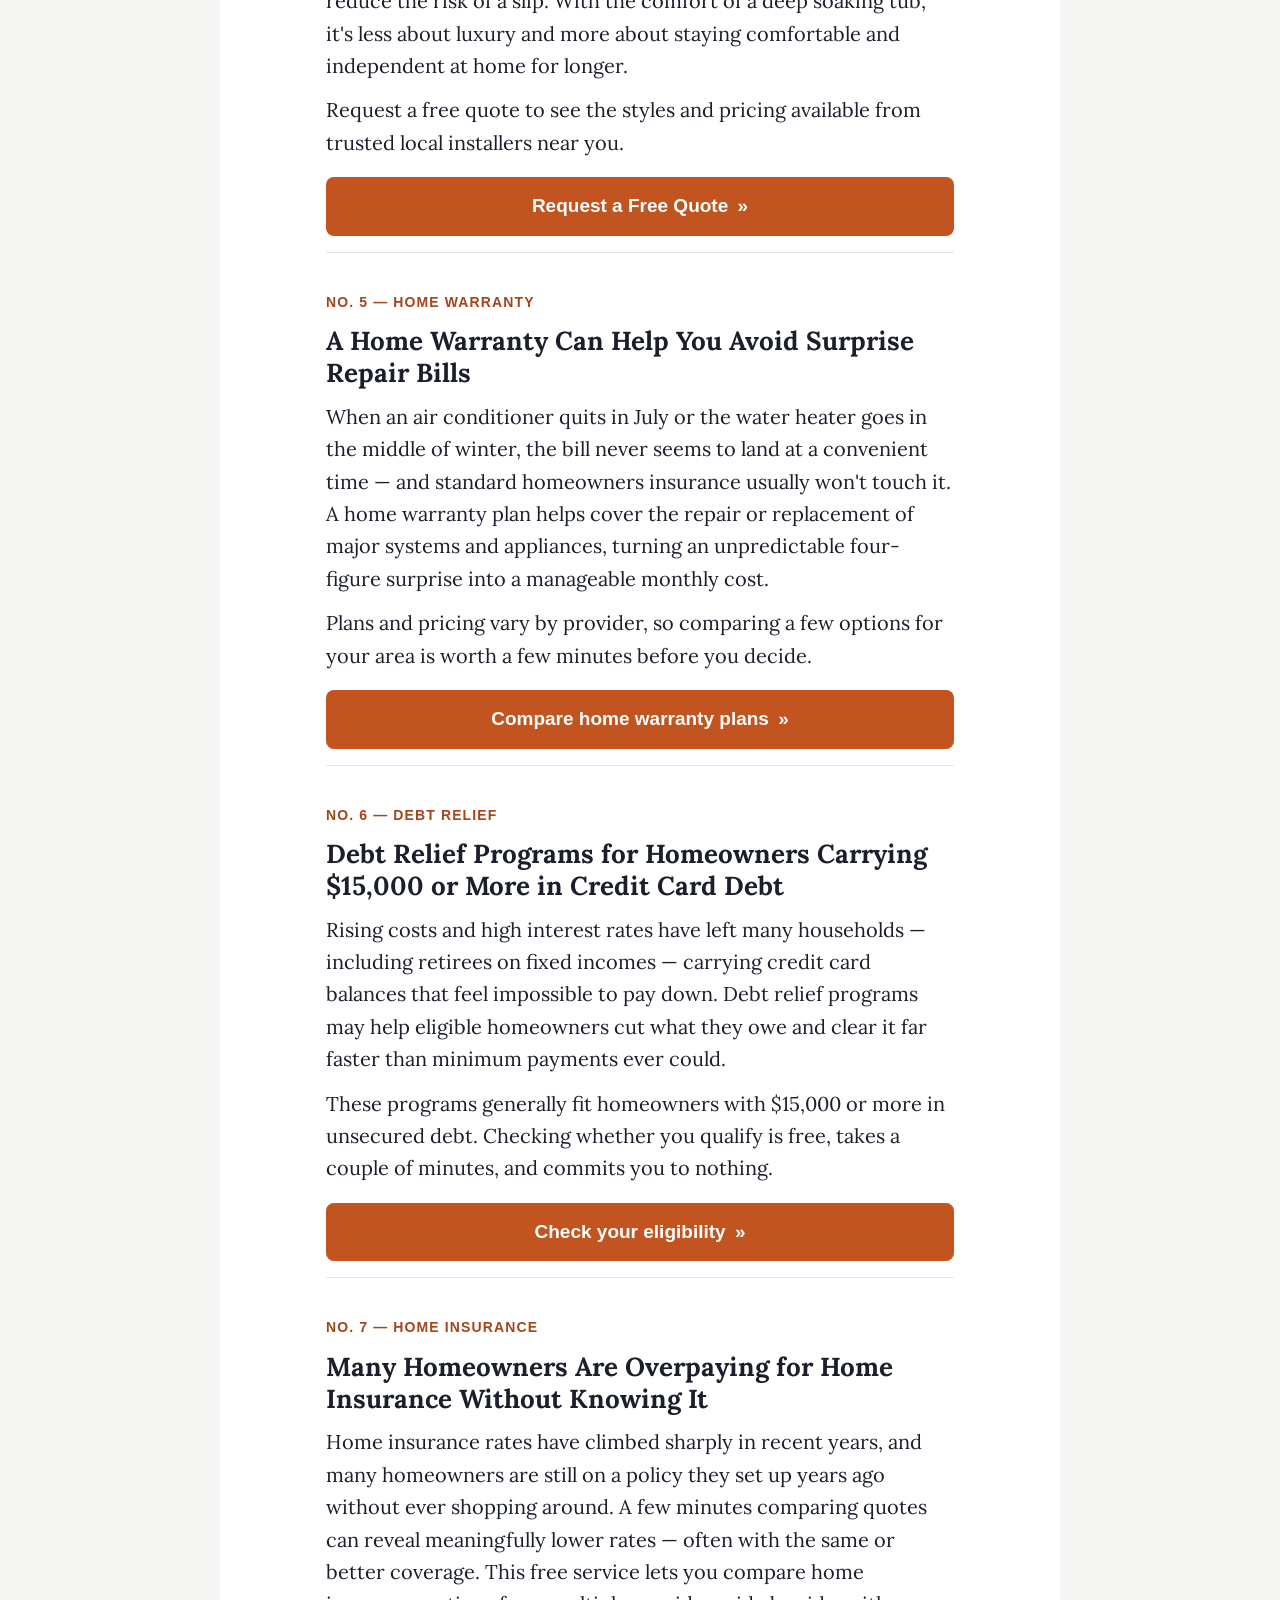
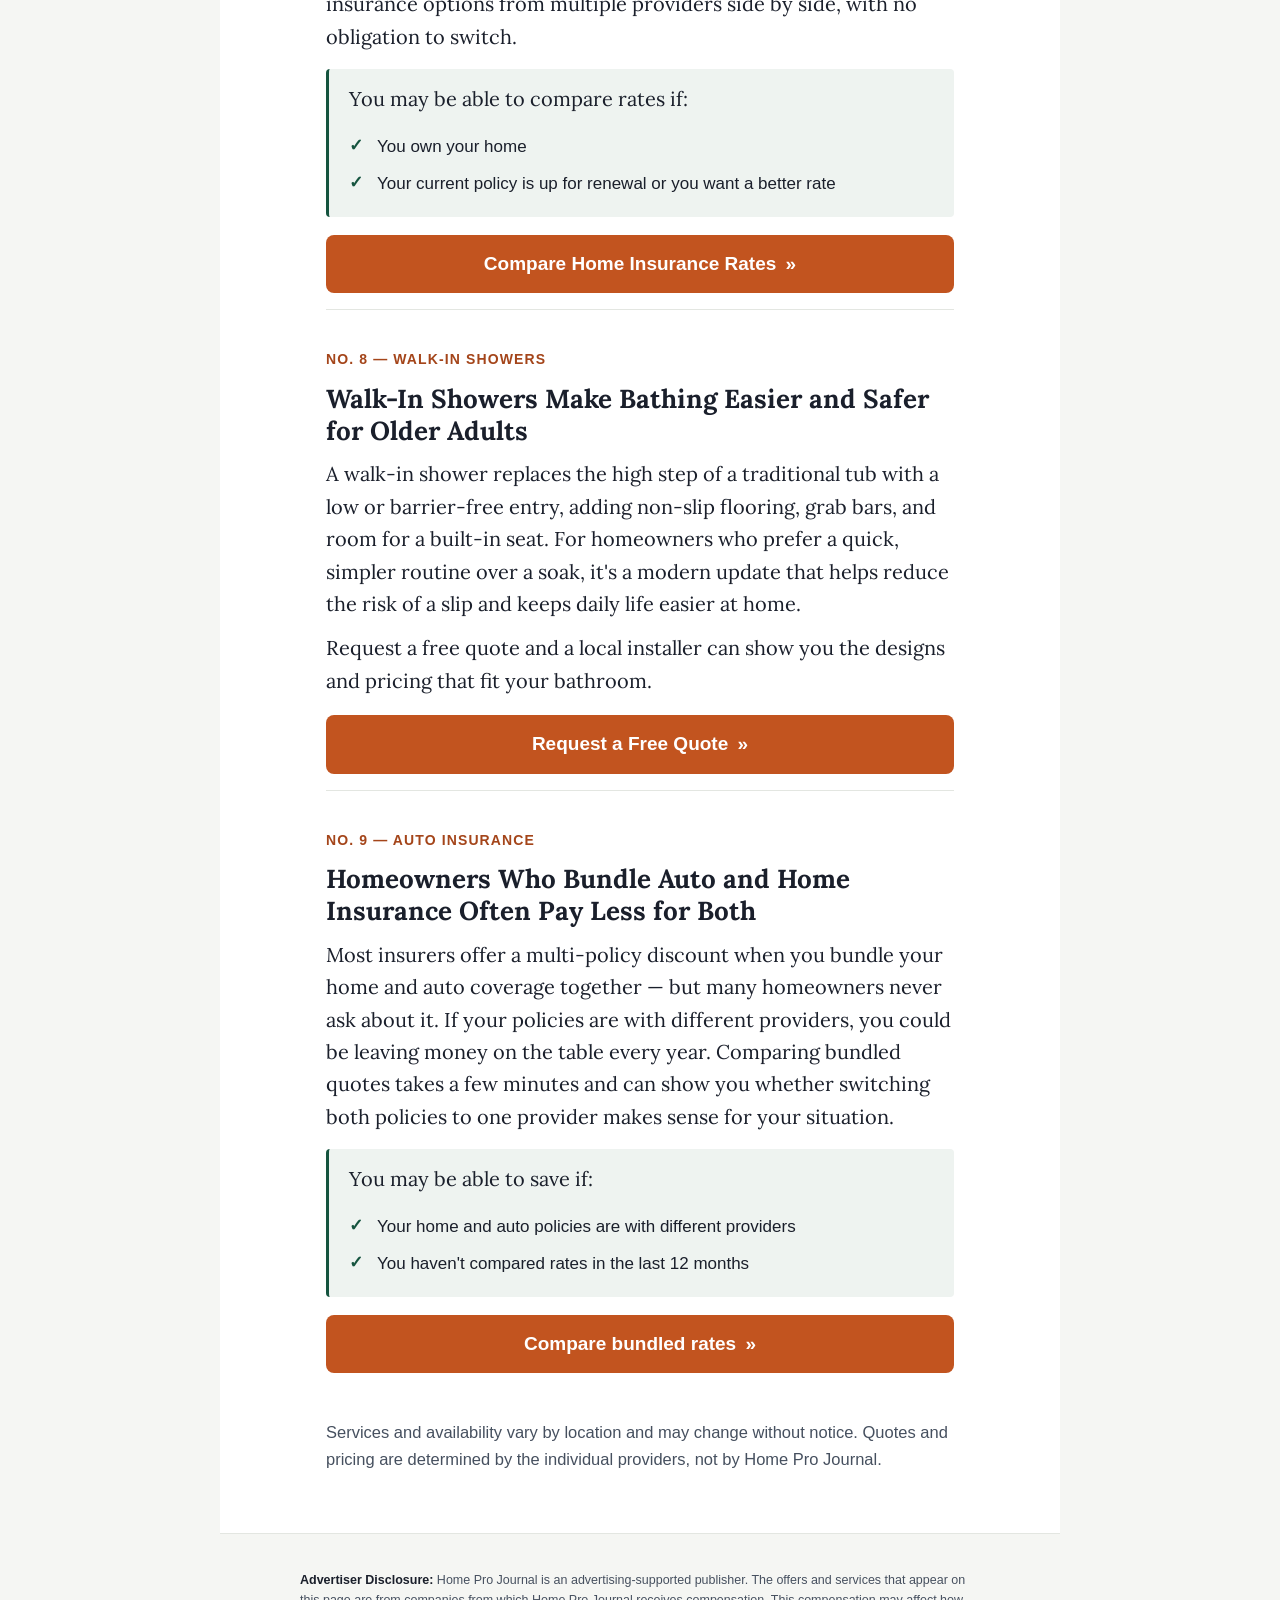
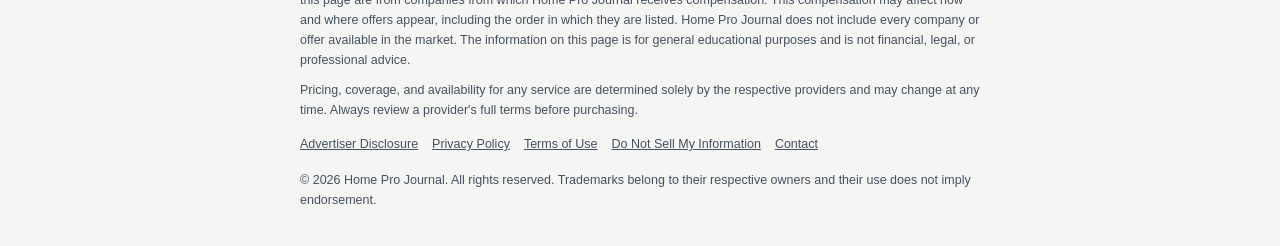
<file: 9-home-improvement-services-most-homeowners-overlook-2026-btn/index.html>
<!DOCTYPE html>
<html lang="en">
<head>
<meta charset="UTF-8">
<meta name="viewport" content="width=device-width, initial-scale=1.0">
<title>9 Home Services Most Homeowners Overlook in 2026 — Home Pro Journal</title>
<meta name="description" content="A growing number of homeowners are exploring home improvement options by requesting free, no-obligation quotes online first.">
<link rel="icon" href="data:image/svg+xml,&lt;svg xmlns=%22http://www.w3.org/2000/svg%22 viewBox=%220 0 100 100%22&gt;&lt;text y=%22.9em%22 font-size=%2290%22&gt;🏠&lt;/text&gt;&lt;/svg&gt;">
<meta property="og:type" content="website">
<meta property="og:site_name" content="Home Pro Journal">
<meta property="og:title" content="9 Home Services Most Homeowners Overlook in 2026">
<meta property="og:description" content="A growing number of homeowners are exploring home improvement options by requesting free, no-obligation quotes online first.">
<meta property="og:url" content="https://homeprojournal.com/9-home-improvement-services/">
<meta property="og:image" content="https://homeprojournal.com/9-home-improvement-services/hero_web.jpg">
<meta name="twitter:card" content="summary_large_image">
<meta name="twitter:title" content="9 Home Services Most Homeowners Overlook in 2026">
<meta name="twitter:description" content="A growing number of homeowners are exploring home improvement options by requesting free, no-obligation quotes online first.">
<link rel="preconnect" href="https://fonts.googleapis.com">
<link rel="preconnect" href="https://fonts.gstatic.com" crossorigin>
<link href="https://fonts.googleapis.com/css2?family=Lora:ital,wght@0,400;0,500;0,600;0,700;1,400&display=swap" rel="stylesheet">
<style>
  :root{
    --ink:#1a1f2b;
    --ink-soft:#46505f;
    --paper:#ffffff;
    --wash:#f5f6f3;
    --line:#e3e6e1;
    --brand:#15543f;
    --brand-ink:#0e3b2c;
    --accent:#c2541f;
    --accent-ink:#a4451a;
    --tag:#eef3f0;
    --shell:840px;     /* outer publication width  */
    --text:680px;      /* constrained reading column for line-length */
  }

  *{box-sizing:border-box;}
  html{-webkit-text-size-adjust:100%;}
  body{
    margin:0;
    background:var(--wash);
    color:var(--ink);
    font-family:'Lora',Georgia,'Times New Roman',serif;
    font-size:20px;
    line-height:1.62;
    -webkit-font-smoothing:antialiased;
  }
  .shell{max-width:var(--shell);margin:0 auto;background:var(--paper);}
  a{color:var(--brand);}

  /* ---------- Masthead ---------- */
  .masthead{
    border-top:5px solid var(--brand);
    background:var(--paper);
    padding:18px 26px 14px;
    border-bottom:1px solid var(--line);
    text-align:center;
  }
  .brand-name{
    font-family:"Helvetica Neue",Arial,sans-serif;
    font-weight:800;letter-spacing:.06em;text-transform:uppercase;
    color:var(--brand-ink);font-size:23px;margin:0;
  }
  .brand-name span{color:var(--accent);}
  .brand-tag{
    font-family:"Helvetica Neue",Arial,sans-serif;
    font-size:11px;letter-spacing:.18em;text-transform:uppercase;
    color:var(--ink-soft);margin:4px 0 0;
  }

  /* ---------- Disclosure bar ---------- */
  .disclosure-bar{
    background:var(--wash);border-bottom:1px solid var(--line);
    font-family:"Helvetica Neue",Arial,sans-serif;font-size:12px;
    color:var(--ink-soft);padding:8px 26px;
    display:flex;justify-content:space-between;gap:12px;flex-wrap:wrap;
  }
  .disclosure-bar a{color:var(--ink-soft);text-decoration:underline;cursor:pointer;}

  /* ---------- Article wrapper: constrained reading column ---------- */
  .article{padding:0 0 10px;}
  .col{max-width:var(--text);margin:0 auto;padding:0 26px;}

  .eyebrow{
    font-family:"Helvetica Neue",Arial,sans-serif;
    font-size:12.5px;letter-spacing:.16em;text-transform:uppercase;
    color:var(--accent-ink);font-weight:700;margin:28px 0 12px;
  }
  h1{
    font-family:'Lora',Georgia,serif;font-weight:700;
    font-size:39px;line-height:1.16;margin:0 0 16px;letter-spacing:-0.01em;
  }
  .byline{
    font-family:"Helvetica Neue",Arial,sans-serif;font-size:13.5px;
    color:var(--ink-soft);padding-bottom:18px;margin-bottom:0;
  }
  .byline strong{color:var(--ink);font-weight:600;}

  /* ---------- Hero (full-bleed: spans the entire shell, edge to edge) ---------- */
  .hero{margin:20px 0 4px;}
  .hero img{
    display:block;
    width:100%;          /* fills the full shell width, flush to both edges */
    height:auto;
    max-height:520px;    /* keeps a pleasing aspect ratio on wide screens */
    object-fit:cover;
    object-position:center 35%;
  }
  /* caption returns to the narrow reading column so it aligns with body text */
  .hero figcaption{
    font-family:"Helvetica Neue",Arial,sans-serif;font-size:12.5px;
    color:var(--ink-soft);padding:8px 26px 0;max-width:var(--text);
    margin:0 auto;font-style:italic;
  }

  .lede{font-size:21px;margin:22px 0 18px;}
  .lede:first-letter{
    font-size:62px;line-height:.8;float:left;padding:6px 10px 0 0;
    color:var(--brand);font-weight:700;
  }
  .note{
    font-size:16.5px;color:var(--ink-soft);
    font-family:"Helvetica Neue",Arial,sans-serif;
  }

  /* ---------- Offer blocks (article-style, not cards) ---------- */
  .offer{
    border-top:1px solid var(--line);
    padding:26px 0 8px;margin:0;
  }
  .offer-num{
    font-family:"Helvetica Neue",Arial,sans-serif;
    font-weight:800;font-size:14px;letter-spacing:.08em;
    color:var(--accent-ink);text-transform:uppercase;margin:0 0 6px;
  }
  .offer-title{
    font-family:'Lora',Georgia,serif;font-weight:700;
    font-size:26px;line-height:1.22;margin:0 0 12px;
  }
  .offer p{margin:12px 0;}

  /* selective checklist — used only where it's functional */
  .checks{list-style:none;padding:0;margin:14px 0 0;}
  .checks li{
    padding:5px 0 5px 28px;position:relative;
    font-family:"Helvetica Neue",Arial,sans-serif;font-size:17px;color:var(--ink-soft);
  }
  .checks li::before{content:"✓";position:absolute;left:0;top:4px;color:var(--brand);font-weight:800;}

  /* ---------- Qualification block ---------- */
  .qualify{
    background:var(--tag);
    border-left:3px solid var(--brand);
    border-radius:4px;
    padding:14px 18px 14px 20px;
    margin:16px 0 18px;
  }
  .qualify>p:first-child{margin-top:0;}
  .qualify .checks{margin-top:6px;}
  .qualify .checks li{color:var(--ink);}

  /* ---------- DEFAULT CTA: editorial text link ---------- */
  .cta{
    display:inline-block;
    font-family:'Lora',Georgia,serif;
    font-weight:700;font-size:20px;
    color:var(--accent-ink);
    text-decoration:none;
    border-bottom:2px solid var(--accent);
    padding:2px 0 3px;
    margin:14px 0 4px;
    line-height:1.4;
    text-wrap:balance;
  }
  .cta:hover{color:var(--accent);border-bottom-color:var(--accent-ink);}
  .cta:focus-visible{outline:3px solid var(--brand);outline-offset:4px;}
  .cta .arrow{font-family:"Helvetica Neue",Arial,sans-serif;margin-left:4px;}
  /* keep the » glued to the last word so it never wraps onto its own line */
  .cta .nowrap{white-space:nowrap;}
  /* generous tap target on mobile without looking like a button */
  @media (max-width:600px){
    .cta{font-size:21px;padding:8px 0 9px;}
  }

  /* ---------- ALTERNATE CTA: boxed button (swap class to .cta--button) ----------
     To use: change a card's link class from "cta" to "cta cta--button".
  */
  .cta--button{
    display:block;text-align:center;background:var(--accent);
    color:#fff;border-bottom:none;border-radius:8px;
    font-family:"Helvetica Neue",Arial,sans-serif;font-size:19px;
    padding:16px 20px;margin:18px 0 8px;
  }
  .cta--button:hover{background:var(--accent-ink);color:#fff;}

  /* ---------- Interstitial ---------- */
  .interstitial{
    font-family:"Helvetica Neue",Arial,sans-serif;font-size:13px;
    letter-spacing:.14em;text-transform:uppercase;color:var(--ink-soft);
    border-top:2px solid var(--brand);padding-top:16px;margin:36px 0 0;font-weight:700;
  }

  /* ---------- Footer ---------- */
  .foot{
    background:var(--wash);border-top:1px solid var(--line);
    padding:26px;font-family:"Helvetica Neue",Arial,sans-serif;
    font-size:12.5px;line-height:1.6;color:var(--ink-soft);margin-top:34px;
  }
  .foot .col{max-width:var(--text);padding:0;}
  .foot p{margin:10px 0;}
  .foot a{color:var(--ink-soft);text-decoration:underline;}
  .foot-links{margin-top:14px;display:flex;flex-wrap:wrap;gap:14px;}

  /* ---------- Modals ---------- */
  dialog{
    border:none;border-radius:12px;max-width:520px;width:90%;padding:26px;
    font-family:"Helvetica Neue",Arial,sans-serif;font-size:15px;line-height:1.6;color:var(--ink);
  }
  dialog::backdrop{background:rgba(20,25,35,.5);}
  dialog h3{margin:0 0 12px;font-size:18px;}
  dialog .close{
    margin-top:18px;background:var(--brand);color:#fff;border:none;
    padding:10px 18px;border-radius:7px;font-weight:700;cursor:pointer;font-size:14px;
  }

  @media (max-width:600px){
    body{font-size:18px;}
    h1{font-size:30px;}
    .lede{font-size:19px;}
    .offer-title{font-size:25px;line-height:1.2;}
    .offer-num{font-size:13px;}
    .col{padding:0 18px;}
    .masthead{padding:16px 18px 12px;}
    .disclosure-bar{padding:8px 18px;font-size:11px;}
    .lede:first-letter{font-size:52px;}
    .hero figcaption{padding:8px 18px 0;}
  }
  @media (prefers-reduced-motion:reduce){*{transition:none !important;}}
</style>
<script>!function(){"use strict";var t="lp_ref",n="cpid",e="lpurl",c="https://read.homeprojournal.com",r="(?<domain>http(?:s?)://[^/]*)".concat("/cf/click"),a="(?:(?:/(?<cta>[1-9][0-9]*)/?)|(?:/))?",i="^".concat(r).concat(a).concat("(?:$|(\\?.*))"),o='javascript:window.clickflare.l="(?<original_link>'.concat(r).concat(a,'("|(\\?[^"]*"))).*'),s=function(){return new RegExp(i,"")},u=function(){return new RegExp(o,"")};function l(t){var n=function(t){return t.replace(s(),(function(t){for(var n=[],e=1;e<arguments.length;e++)n[e-1]=arguments[e];var r=n[n.length-1].domain;return t.replace(r,c)}))}(t);return'javascript:window.clickflare.l="'.concat(n,'"; void 0;')}function d(t,n){if(n&&t&&n.apply(document,[t]),/loaded|interactive|complete/.test(document.readyState))for(var e=0,c=document.links.length;e<c;e++)if(s().test(document.links[e].href)){var r=document.links[e];window.clickflare.links_replaced.has(r)||(r.href=l(r.href),window.clickflare.links_replaced.add(r))}}var f,h,m,p;!function(r,a){var i=document.onreadystatechange;window.clickflare||(window.clickflare={listeners:{},customParams:{},links_replaced:new Set,addEventListener:function(t,n){var e=this.listeners[t]||[];e.includes(n)||e.push(n),this.listeners[t]=e},dispatchEvent:function(t,n){n&&(this.customParams[t]=n),(this.listeners[t]||[]).forEach((function(t){return t(n)}))},push:function(t,n){n&&(this.customParams[t]=n),(this.listeners[t]||[]).forEach((function(t){return t(n)}))}},document.onreadystatechange=function(t){return d(t,i)},d(null,i),setTimeout((function(){!function(r,a){var i,o=function(r,a){var i=new URL("".concat(c).concat(r));o=a,s="{",u=s+s,l="_",d=l+l,o.startsWith(u)||o.startsWith(d)||i.searchParams.set(n,a);var o,s,u,l,d;return i.searchParams.append(t,document.referrer),i.searchParams.append(e,location.href),i.searchParams.append("lpt",document.title),i.searchParams.append("t",(new Date).getTime().toString()),i.toString()}(r,a),s=document.createElement("script"),l=document.scripts[0];s.async=1,s.src=o,s.onerror=function(){!function(){for(var t=function(t,n){var e=document.links[t];u().test(decodeURI(e.href))&&setTimeout((function(){e&&e.setAttribute("href",function(t){var n=t.match(u());if(n){var e=(n.groups||{}).original_link;return e?e.slice(0,-1):t}return t}(decodeURI(e.href)))}))},n=0,e=document.links.length;n<e;n++)t(n)}()},null===(i=l.parentNode)||void 0===i||i.insertBefore(s,l)}(r,a)})))}("".concat("/cf/tags","/").concat(new URL(window.location.href).searchParams.get("cftmid")||"__CONTAINER_ID__"),(m=new URL(window.location.href).searchParams.get(n),f=new RegExp("(^| )".concat("cf_cpid","=([^;]+)")),p=(h=document.cookie.match(f))&&h.pop()||null,m||p||"__CAMPAIGN_ID__"))}();</script>
</head>
<body>
<div class="shell">

  <!-- ============ MASTHEAD ============ -->
  <header class="masthead">
    <p class="brand-name">Home Pro <span>Journal</span></p>
    <p class="brand-tag">Practical Guidance for Homeowners</p>
  </header>

  <!-- ============ DISCLOSURE BAR ============ -->
  <div class="disclosure-bar">
    <span><a id="open-disclosure">Advertiser Disclosure</a></span>
    <span><a id="open-rank">How We Rank</a></span>
  </div>

  <article class="article">

    <div class="col">
      <p class="eyebrow">Home Improvement Guide · Updated <span id="today">2026</span></p>
      <h1 id="headline">9 Home Services Most <span id="region-line"></span>Homeowners Overlook in 2026</h1>
      <p class="byline">By <strong>Margaret Ellison</strong> · Home Improvement Desk &nbsp;|&nbsp; <span id="readtime">6 min read</span></p>
    </div>

    <!-- ============ HERO ============ -->
    <figure class="hero">
      <img src="hero_web.jpg" alt="An older homeowner standing in front of his suburban home on a sunny afternoon" width="2752" height="1536" loading="eager">
      <figcaption>More homeowners are requesting free quotes online before paying for repairs and upgrades.</figcaption>
    </figure>

    <div class="col">
      <p class="lede">Owning a home keeps getting more expensive — but a growing number of homeowners are taking a more deliberate approach to major repairs and upgrades. Instead of calling the first contractor they find, they're requesting free, no-obligation quotes online <em>before</em> they ever pay out of pocket. Below are nine home improvement services worth checking in your area.</p>

      <!-- ====== CLUSTER 1: HOME SERVICES ====== -->

      <!-- DISPLAY POSITION 1  (offer: Roofing · link /cf/click/1) -->
      <section class="offer">
        <p class="offer-num">No. 1 — Roofing</p>
        <h2 class="offer-title">Homeowners Can Get Connected With Local Roofing Contractors</h2>
        <p>An aging roof — or one showing leaks or storm damage — can quietly drive up energy bills and lead to expensive water damage if it's ignored. A free service lets homeowners enter their ZIP code and be connected with screened local roofing contractors, with no obligation to hire anyone.</p>
        <div class="qualify">
        <p>You may request a free quote if:</p>
        <ul class="checks">
          <li>You own your home</li>
          <li>You live in a participating ZIP code</li>
        </ul>
        </div>
        <a class="cta cta--button" href="https://read.homeprojournal.com/cf/click/1?position=1" rel="nofollow sponsored">Get a Roofing Estimate <span class="arrow">»</span></a>
      </section>

      <!-- DISPLAY POSITION 2  (offer: Windows · link /cf/click/2) -->
      <section class="offer">
        <p class="offer-num">No. 2 — Windows</p>
        <h2 class="offer-title">Homeowners Can Receive Energy-Efficient Window Quotes by ZIP Code</h2>
        <p>Older windows let heat escape in winter and seep in during summer, quietly pushing up energy bills month after month. Newer energy-efficient windows seal far better and can make a home more comfortable year-round. This service helps homeowners receive a Free Quote and connects them with local installers.</p>
        <div class="qualify">
        <p>You may request a free quote if:</p>
        <ul class="checks">
          <li>You own your home</li>
          <li>You live in a participating ZIP code</li>
        </ul>
        </div>
        <a class="cta cta--button" href="https://read.homeprojournal.com/cf/click/2?position=2" rel="nofollow sponsored">Get a Window Estimate <span class="arrow">»</span></a>
      </section>

      <!-- DISPLAY POSITION 3  (offer: Home Equity / HELOC · link /cf/click/3) -->
      <section class="offer">
        <p class="offer-num">No. 3 — Home Equity</p>
        <h2 class="offer-title">Homeowners <span id="equity-geo">in Your Area</span> May Be Able to Borrow From Their Home Equity</h2>
        <p>With home values near record highs, many homeowners are sitting on far more equity than they realize. A home equity loan lets eligible owners put some of that value to work — consolidating higher-interest debt or funding a major project — without touching the low first-mortgage rate they already have. For a lot of homeowners, it's the difference between borrowing against the house and reaching for a credit card.</p>
        <div class="qualify">
        <p>You may be able to check your options if:</p>
        <ul class="checks">
          <li>You've owned your home for 2+ years</li>
          <li>You have usable equity built up</li>
          <li>Checking your options won't impact your credit score</li>
        </ul>
        </div>
        <a class="cta cta--button" href="https://read.homeprojournal.com/cf/click/3?position=3" rel="nofollow sponsored">See what you may be able to <span class="nowrap">access <span class="arrow">»</span></span></a>
      </section>

      <!-- DISPLAY POSITION 4  (offer: Walk-In Tubs · link /cf/click/4) -->
      <section class="offer">
        <p class="offer-num">No. 4 — Walk-In Tubs</p>
        <h2 class="offer-title">Walk-In Tubs Are Helping Older Adults Stay Safe and Independent at Home</h2>
        <p>For many older homeowners, the bathroom is quietly the riskiest room in the house. A walk-in tub adds low-step entry, non-slip surfaces, and built-in seating — making bathing easier and helping reduce the risk of a slip. With the comfort of a deep soaking tub, it's less about luxury and more about staying comfortable and independent at home for longer.</p>
        <p>Request a free quote to see the styles and pricing available from trusted local installers near you.</p>
        <a class="cta cta--button" href="https://read.homeprojournal.com/cf/click/4?position=4" rel="nofollow sponsored">Request a Free Quote <span class="arrow">»</span></a>
      </section>

      <!-- DISPLAY POSITION 5  (offer: Home Warranty · link /cf/click/5) -->
      <section class="offer">
        <p class="offer-num">No. 5 — Home Warranty</p>
        <h2 class="offer-title">A Home Warranty Can Help You Avoid Surprise Repair Bills</h2>
        <p>When an air conditioner quits in July or the water heater goes in the middle of winter, the bill never seems to land at a convenient time — and standard homeowners insurance usually won't touch it. A home warranty plan helps cover the repair or replacement of major systems and appliances, turning an unpredictable four-figure surprise into a manageable monthly cost.</p>
        <p>Plans and pricing vary by provider, so comparing a few options for your area is worth a few minutes before you decide.</p>
        <a class="cta cta--button" href="https://read.homeprojournal.com/cf/click/5?position=5" rel="nofollow sponsored">Compare home warranty plans <span class="arrow">»</span></a>
      </section>

      <!-- DISPLAY POSITION 6  (offer: Debt Relief · link /cf/click/6) -->
      <section class="offer">
        <p class="offer-num">No. 6 — Debt Relief</p>
        <h2 class="offer-title">Debt Relief Programs for Homeowners Carrying $15,000 or More in Credit Card Debt</h2>
        <p>Rising costs and high interest rates have left many households — including retirees on fixed incomes — carrying credit card balances that feel impossible to pay down. Debt relief programs may help eligible homeowners cut what they owe and clear it far faster than minimum payments ever could.</p>
        <p>These programs generally fit homeowners with $15,000 or more in unsecured debt. Checking whether you qualify is free, takes a couple of minutes, and commits you to nothing.</p>
        <a class="cta cta--button" href="https://read.homeprojournal.com/cf/click/6?position=6" rel="nofollow sponsored">Check your eligibility <span class="arrow">»</span></a>
      </section>

      <!-- DISPLAY POSITION 7  (offer: Home Insurance · link /cf/click/7) -->
      <section class="offer">
        <p class="offer-num">No. 7 — Home Insurance</p>
        <h2 class="offer-title">Many Homeowners Are Overpaying for Home Insurance Without Knowing It</h2>
        <p>Home insurance rates have climbed sharply in recent years, and many homeowners are still on a policy they set up years ago without ever shopping around. A few minutes comparing quotes can reveal meaningfully lower rates — often with the same or better coverage. This free service lets you compare home insurance options from multiple providers side by side, with no obligation to switch.</p>
        <div class="qualify">
        <p>You may be able to compare rates if:</p>
        <ul class="checks">
          <li>You own your home</li>
          <li>Your current policy is up for renewal or you want a better rate</li>
        </ul>
        </div>
        <a class="cta cta--button" href="https://read.homeprojournal.com/cf/click/7?position=7" rel="nofollow sponsored">Compare Home Insurance Rates <span class="arrow">»</span></a>
      </section>

      <!-- DISPLAY POSITION 8  (offer: Walk-In Showers · link /cf/click/8) -->
      <section class="offer">
        <p class="offer-num">No. 8 — Walk-In Showers</p>
        <h2 class="offer-title">Walk-In Showers Make Bathing Easier and Safer for Older Adults</h2>
        <p>A walk-in shower replaces the high step of a traditional tub with a low or barrier-free entry, adding non-slip flooring, grab bars, and room for a built-in seat. For homeowners who prefer a quick, simpler routine over a soak, it's a modern update that helps reduce the risk of a slip and keeps daily life easier at home.</p>
        <p>Request a free quote and a local installer can show you the designs and pricing that fit your bathroom.</p>
        <a class="cta cta--button" href="https://read.homeprojournal.com/cf/click/8?position=8" rel="nofollow sponsored">Request a Free Quote <span class="arrow">»</span></a>
      </section>

      <!-- DISPLAY POSITION 9  (offer: Auto Insurance · link /cf/click/9) -->
      <section class="offer">
        <p class="offer-num">No. 9 — Auto Insurance</p>
        <h2 class="offer-title">Homeowners Who Bundle Auto and Home Insurance Often Pay Less for Both</h2>
        <p>Most insurers offer a multi-policy discount when you bundle your home and auto coverage together — but many homeowners never ask about it. If your policies are with different providers, you could be leaving money on the table every year. Comparing bundled quotes takes a few minutes and can show you whether switching both policies to one provider makes sense for your situation.</p>
        <div class="qualify">
        <p>You may be able to save if:</p>
        <ul class="checks">
          <li>Your home and auto policies are with different providers</li>
          <li>You haven't compared rates in the last 12 months</li>
        </ul>
        </div>
        <a class="cta cta--button" href="https://read.homeprojournal.com/cf/click/9?position=9" rel="nofollow sponsored">Compare bundled rates <span class="arrow">»</span></a>
      </section>

      <p class="note" style="margin-top:30px;">Services and availability vary by location and may change without notice. Quotes and pricing are determined by the individual providers, not by Home Pro Journal.</p>
    </div>
  </article>

  <!-- ============ FOOTER ============ -->
  <footer class="foot">
    <div class="col">
      <p><strong style="color:var(--ink);">Advertiser Disclosure:</strong> Home Pro Journal is an advertising-supported publisher. The offers and services that appear on this page are from companies from which Home Pro Journal receives compensation. This compensation may affect how and where offers appear, including the order in which they are listed. Home Pro Journal does not include every company or offer available in the market. The information on this page is for general educational purposes and is not financial, legal, or professional advice.</p>
      <p>Pricing, coverage, and availability for any service are determined solely by the respective providers and may change at any time. Always review a provider's full terms before purchasing.</p>
      <div class="foot-links">
        <a id="open-disclosure-2">Advertiser Disclosure</a>
        <a href="/privacy/">Privacy Policy</a>
        <a href="/terms/">Terms of Use</a>
        <a href="/do-not-sell/">Do Not Sell My Information</a>
        <a href="/contact/">Contact</a>
      </div>
      <p style="margin-top:16px;">© <span class="year">2026</span> Home Pro Journal. All rights reserved. Trademarks belong to their respective owners and their use does not imply endorsement.</p>
    </div>
  </footer>

</div>

<!-- ============ MODALS ============ -->
<dialog id="disclosure-modal">
  <h3>Advertiser Disclosure</h3>
  <p>Home Pro Journal is supported by compensation from the companies featured on this page. This compensation may impact how, where, and in what order offers appear. We do not feature every company or offer available, and the order of listings does not constitute a recommendation. All quote and pricing decisions are made by the providers.</p>
  <button class="close">Close</button>
</dialog>
<dialog id="rank-modal">
  <h3>How We Rank</h3>
  <p>Listings on this page are ordered based on a combination of general consumer interest, breadth of availability, and compensation received from featured providers. Rankings may change at any time. This ordering is an editorial and advertising decision and is not a guarantee of suitability for your situation — always compare options yourself before deciding.</p>
  <button class="close">Close</button>
</dialog>

<script>
  /* ---- Geo headline + city personalization ---- */
  (function(){
    var params = new URLSearchParams(location.search);

    function clean(v, cap){
      return (v||'').trim().replace(/[^a-zA-Z \-]/g,'').slice(0, cap||28);
    }
    function titlecase(v){
      return v.replace(/\w\S*/g,function(t){return t.charAt(0).toUpperCase()+t.slice(1).toLowerCase();});
    }

    var region = clean(params.get('region'), 28);
    var city   = clean(params.get('city'), 32);
    if(region) region = titlecase(region);
    if(city)   city   = titlecase(city);

    /* H1 inserts the state mid-sentence: "Most {State} Homeowners Overlook".
       No region → render nothing so it reads "Most Homeowners Overlook". */
    var line = document.getElementById('region-line');
    if(line){ line.textContent = region ? (region + ' ') : ''; }

    /* Home Equity slot: prefer city, then state, then generic. */
    var eq = document.getElementById('equity-geo');
    if(eq){
      if(city)       eq.textContent = 'in ' + city;
      else if(region)eq.textContent = 'in ' + region;
      else           eq.textContent = 'in Your Area';
    }
  })();

  /* ---- Date / year ---- */
  (function(){
    var y=new Date().getFullYear();
    document.querySelectorAll('.year').forEach(function(e){e.textContent=y;});
    var td=document.getElementById('today');
    if(td){td.textContent=new Date().toLocaleDateString('en-US',{month:'long',year:'numeric'});}
  })();

  /* ---- Modals ---- */
  function bind(o,m){var a=document.getElementById(o),d=document.getElementById(m);if(a&&d){a.addEventListener('click',function(e){e.preventDefault();d.showModal();});}}
  bind('open-disclosure','disclosure-modal');
  bind('open-disclosure-2','disclosure-modal');
  bind('open-rank','rank-modal');
  document.querySelectorAll('dialog .close').forEach(function(b){b.addEventListener('click',function(){b.closest('dialog').close();});});
  document.querySelectorAll('[data-stub]').forEach(function(a){a.addEventListener('click',function(e){e.preventDefault();});});
</script>
</body>
</html>
</file>
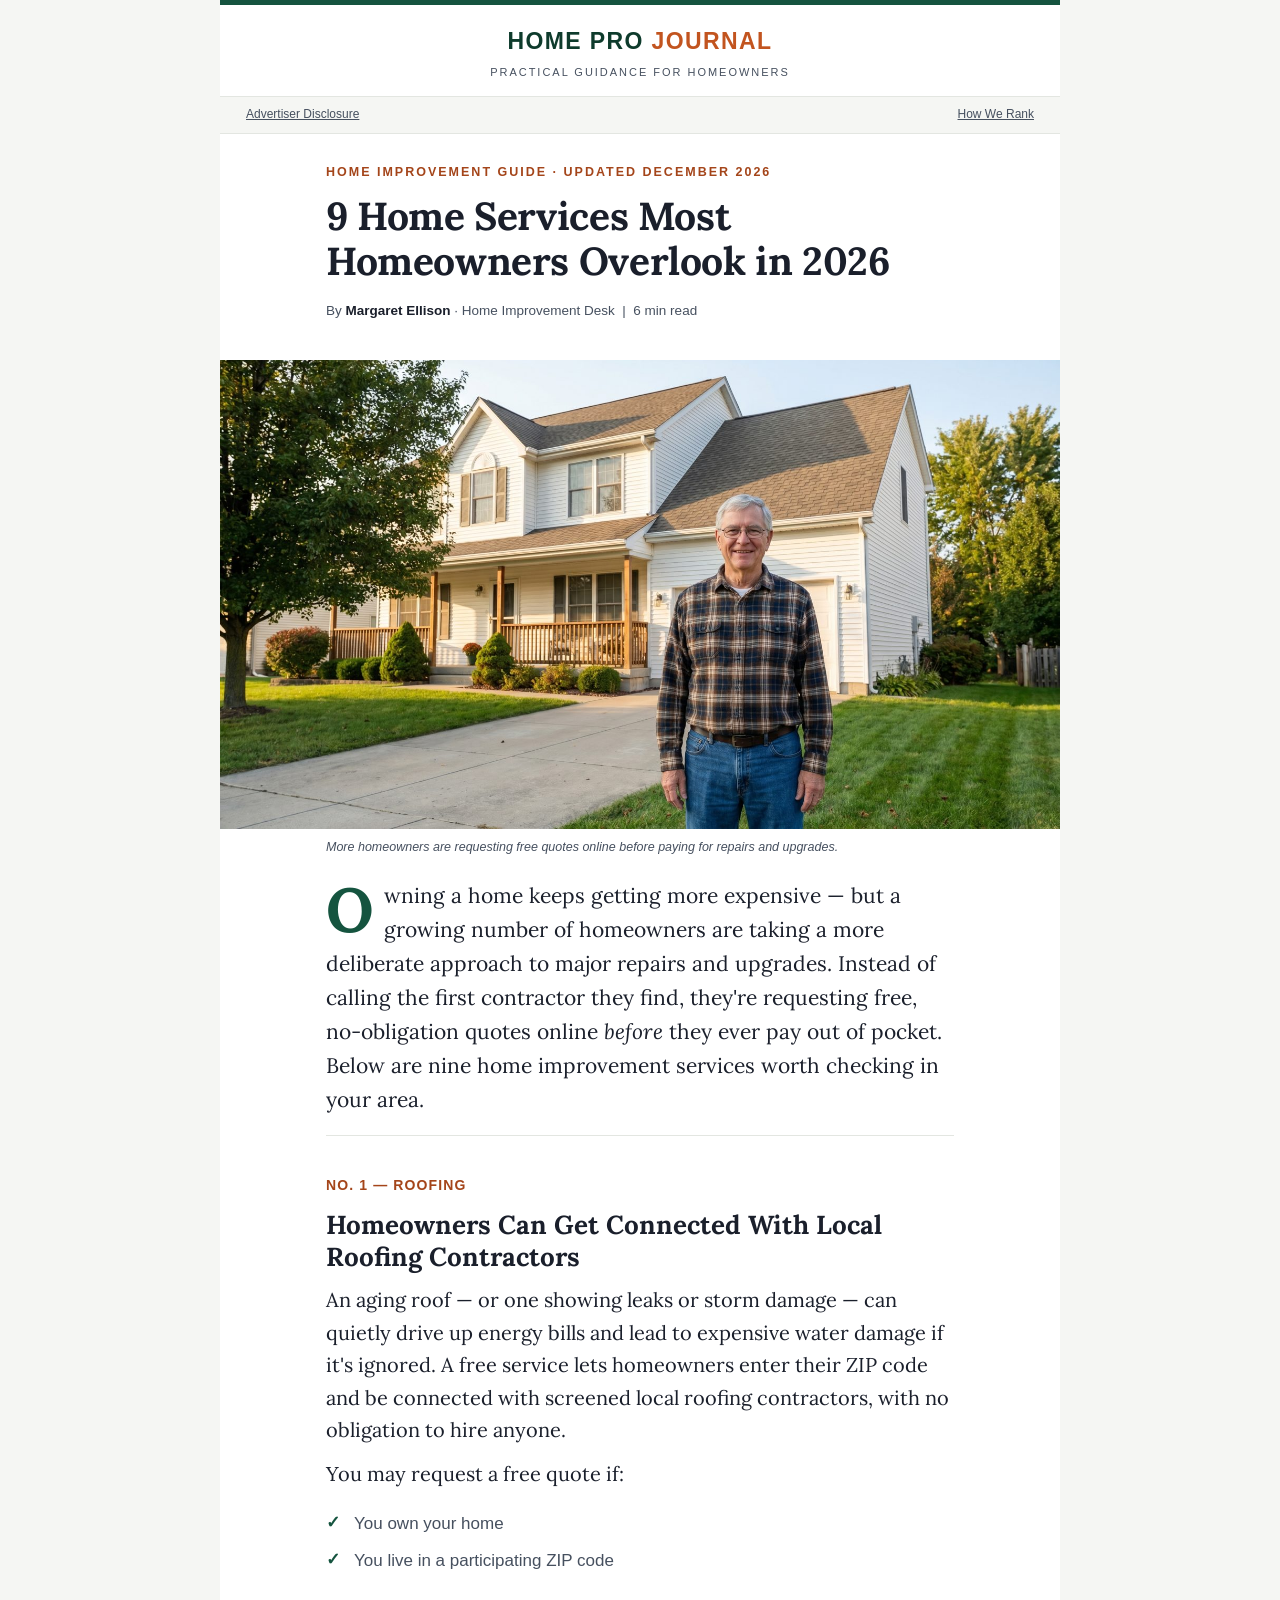
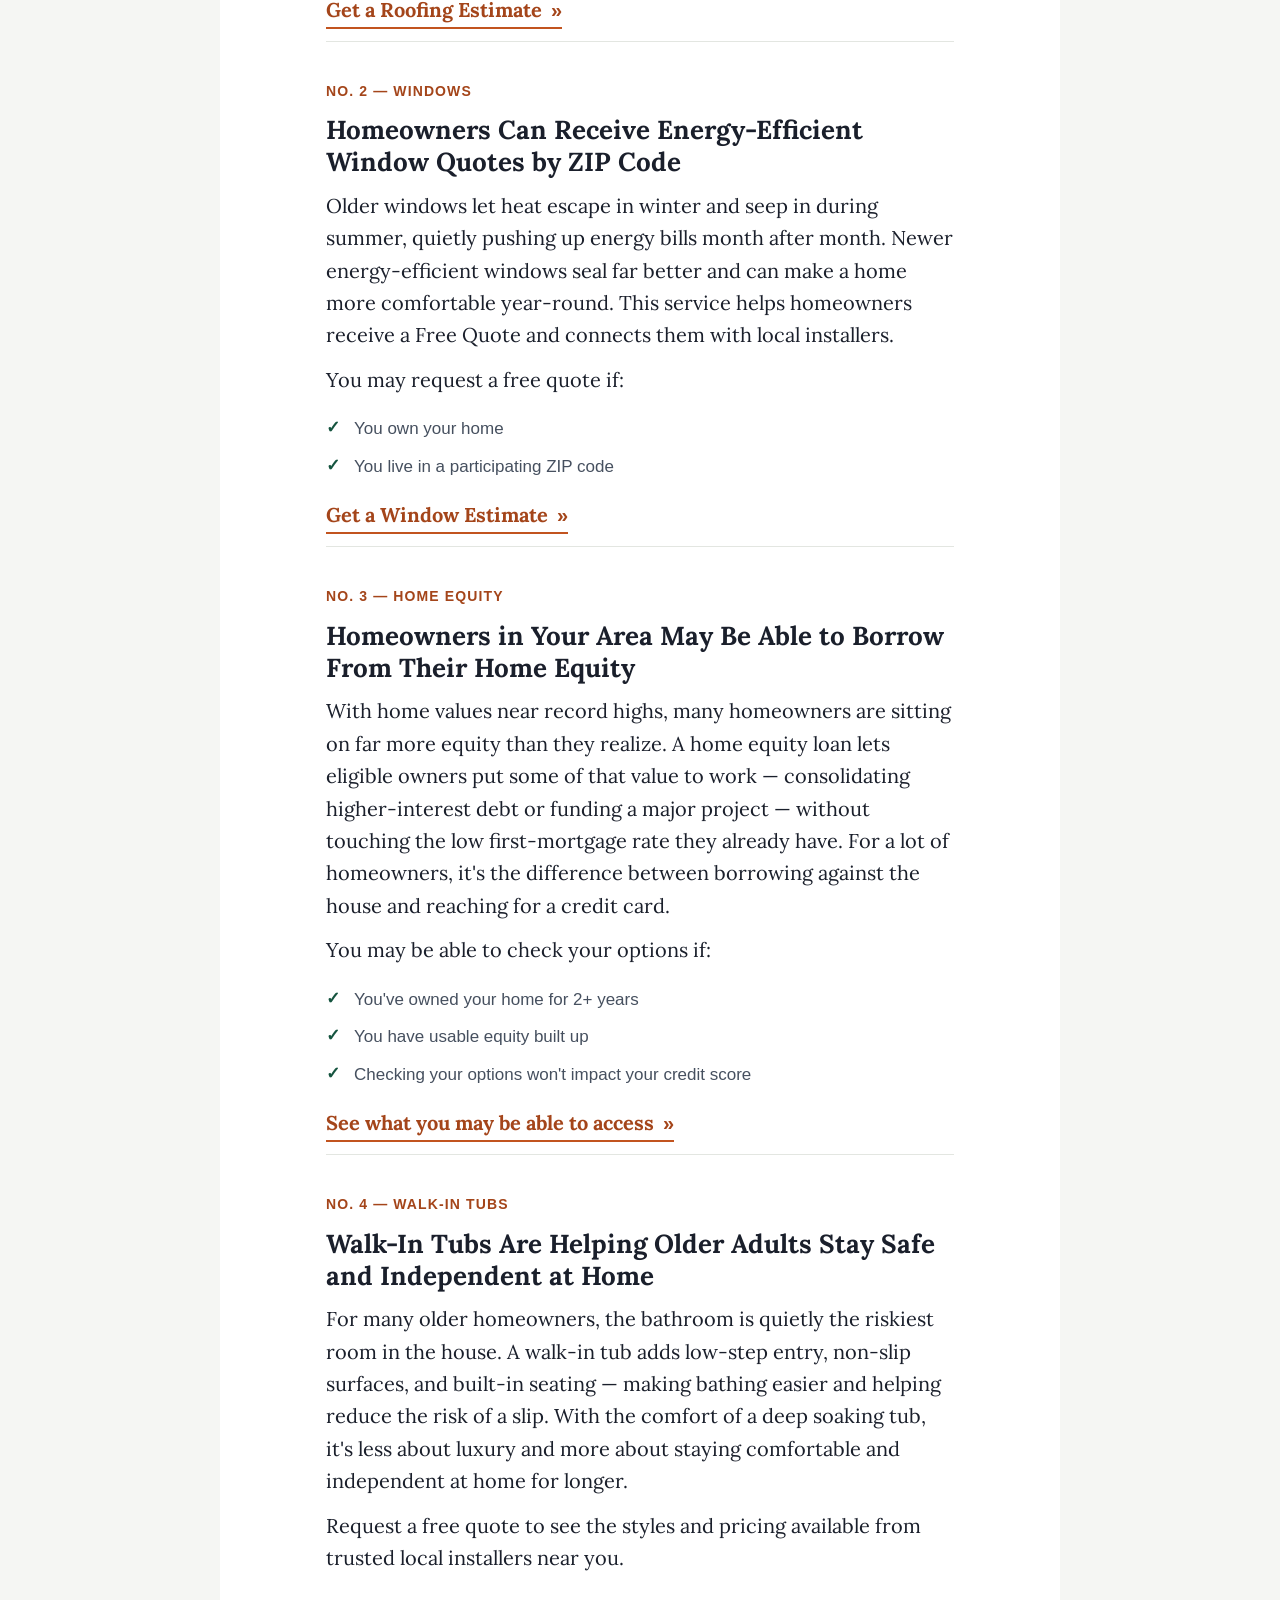
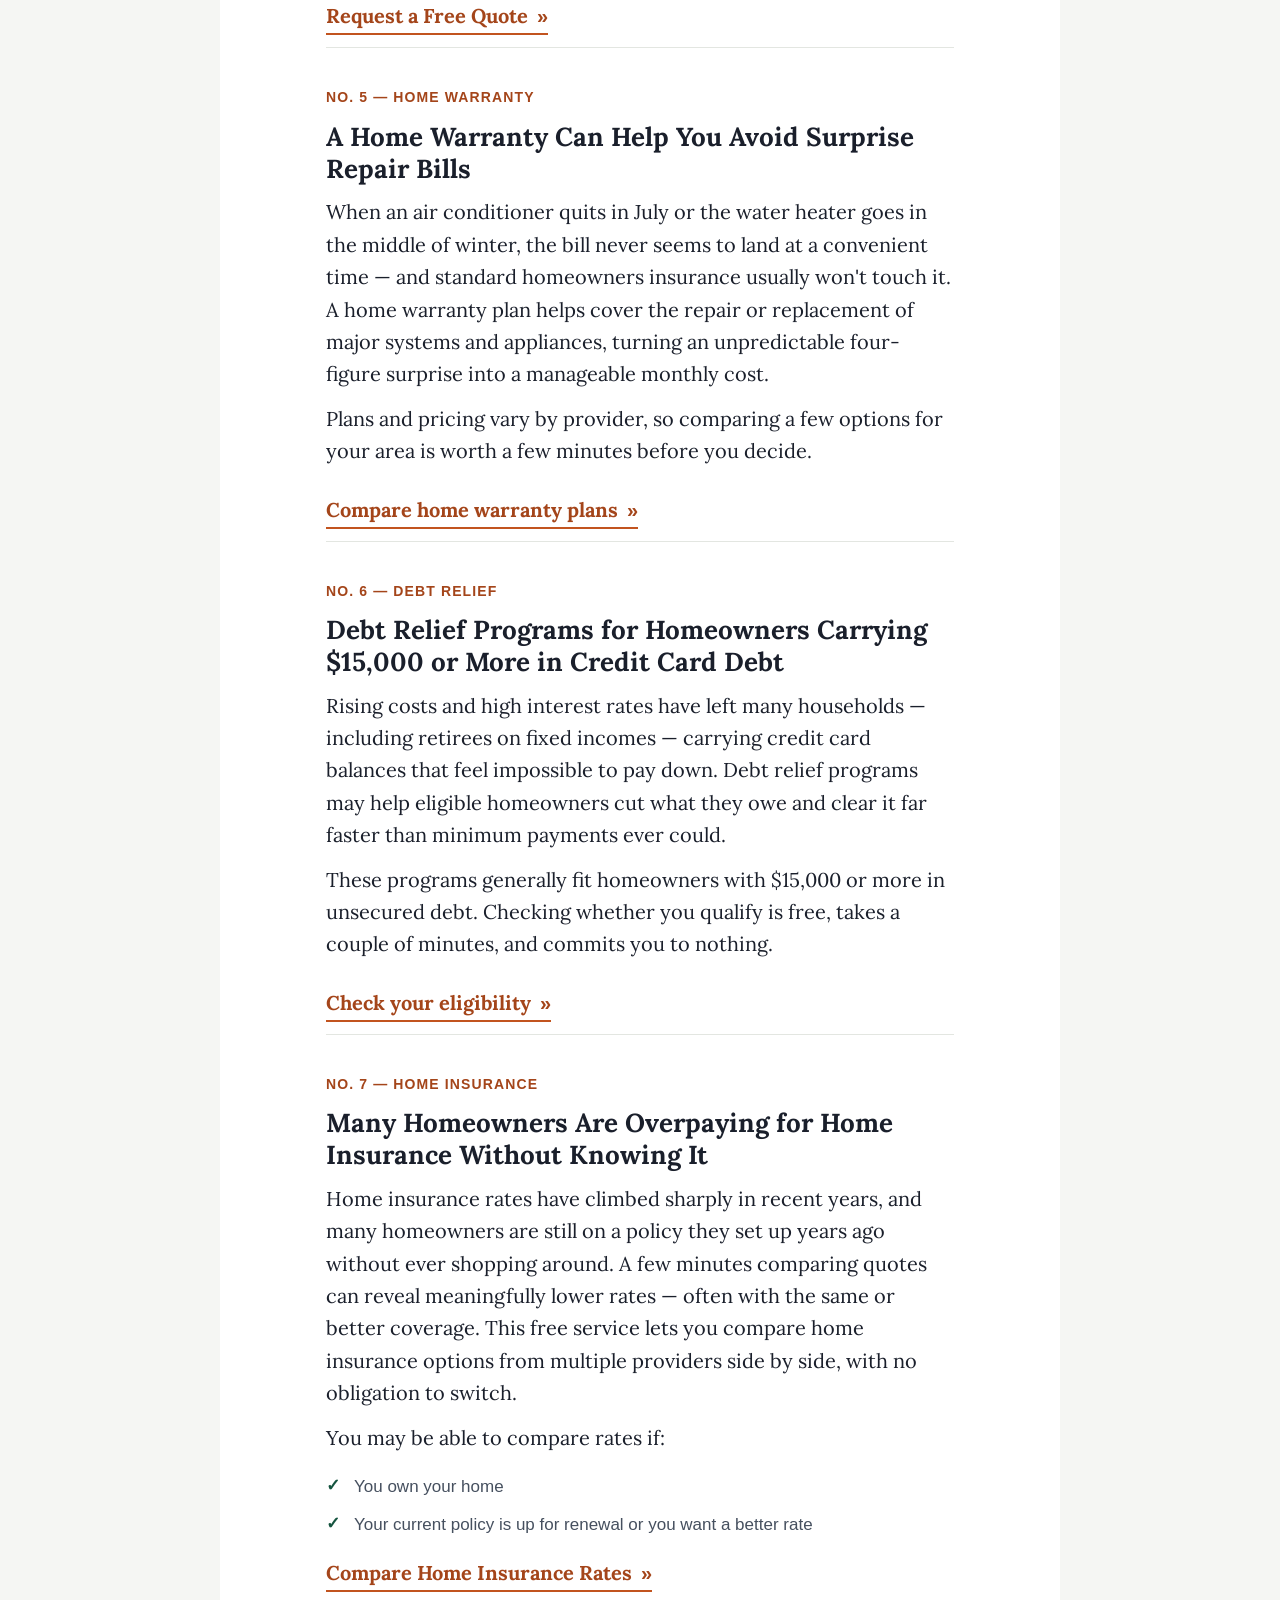
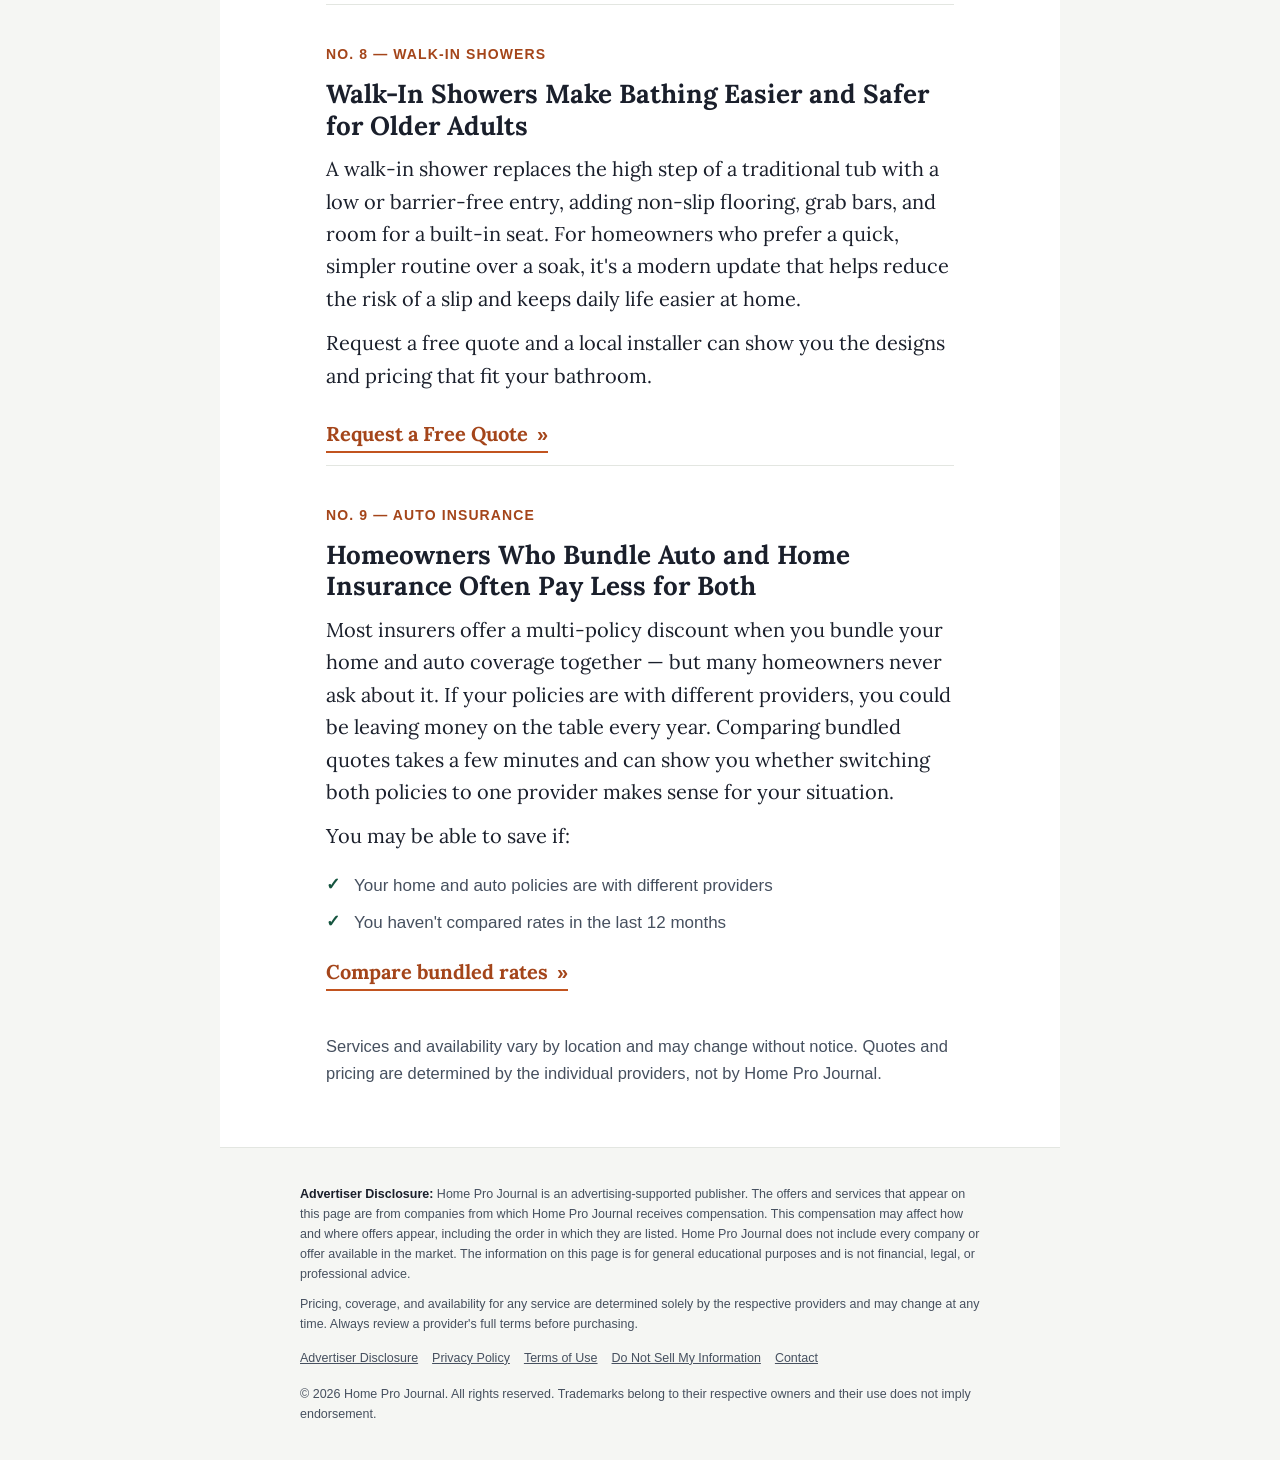
<file: 9-home-improvement-services-most-homeowners-overlook-2026/index.html>
<!DOCTYPE html>
<html lang="en">
<head>
<meta charset="UTF-8">
<meta name="viewport" content="width=device-width, initial-scale=1.0">
<title>9 Home Services Most Homeowners Overlook in 2026 — Home Pro Journal</title>
<meta name="description" content="A growing number of homeowners are exploring home improvement options by requesting free, no-obligation quotes online first.">
<link rel="icon" href="data:image/svg+xml,&lt;svg xmlns=%22http://www.w3.org/2000/svg%22 viewBox=%220 0 100 100%22&gt;&lt;text y=%22.9em%22 font-size=%2290%22&gt;🏠&lt;/text&gt;&lt;/svg&gt;">
<meta property="og:type" content="website">
<meta property="og:site_name" content="Home Pro Journal">
<meta property="og:title" content="9 Home Services Most Homeowners Overlook in 2026">
<meta property="og:description" content="A growing number of homeowners are exploring home improvement options by requesting free, no-obligation quotes online first.">
<meta property="og:url" content="https://homeprojournal.com/9-home-improvement-services/">
<meta property="og:image" content="https://homeprojournal.com/9-home-improvement-services/hero_web.jpg">
<meta name="twitter:card" content="summary_large_image">
<meta name="twitter:title" content="9 Home Services Most Homeowners Overlook in 2026">
<meta name="twitter:description" content="A growing number of homeowners are exploring home improvement options by requesting free, no-obligation quotes online first.">
<link rel="preconnect" href="https://fonts.googleapis.com">
<link rel="preconnect" href="https://fonts.gstatic.com" crossorigin>
<link href="https://fonts.googleapis.com/css2?family=Lora:ital,wght@0,400;0,500;0,600;0,700;1,400&display=swap" rel="stylesheet">
<style>
  :root{
    --ink:#1a1f2b;
    --ink-soft:#46505f;
    --paper:#ffffff;
    --wash:#f5f6f3;
    --line:#e3e6e1;
    --brand:#15543f;
    --brand-ink:#0e3b2c;
    --accent:#c2541f;
    --accent-ink:#a4451a;
    --tag:#eef3f0;
    --shell:840px;     /* outer publication width  */
    --text:680px;      /* constrained reading column for line-length */
  }

  *{box-sizing:border-box;}
  html{-webkit-text-size-adjust:100%;}
  body{
    margin:0;
    background:var(--wash);
    color:var(--ink);
    font-family:'Lora',Georgia,'Times New Roman',serif;
    font-size:20px;
    line-height:1.62;
    -webkit-font-smoothing:antialiased;
  }
  .shell{max-width:var(--shell);margin:0 auto;background:var(--paper);}
  a{color:var(--brand);}

  /* ---------- Masthead ---------- */
  .masthead{
    border-top:5px solid var(--brand);
    background:var(--paper);
    padding:18px 26px 14px;
    border-bottom:1px solid var(--line);
    text-align:center;
  }
  .brand-name{
    font-family:"Helvetica Neue",Arial,sans-serif;
    font-weight:800;letter-spacing:.06em;text-transform:uppercase;
    color:var(--brand-ink);font-size:23px;margin:0;
  }
  .brand-name span{color:var(--accent);}
  .brand-tag{
    font-family:"Helvetica Neue",Arial,sans-serif;
    font-size:11px;letter-spacing:.18em;text-transform:uppercase;
    color:var(--ink-soft);margin:4px 0 0;
  }

  /* ---------- Disclosure bar ---------- */
  .disclosure-bar{
    background:var(--wash);border-bottom:1px solid var(--line);
    font-family:"Helvetica Neue",Arial,sans-serif;font-size:12px;
    color:var(--ink-soft);padding:8px 26px;
    display:flex;justify-content:space-between;gap:12px;flex-wrap:wrap;
  }
  .disclosure-bar a{color:var(--ink-soft);text-decoration:underline;cursor:pointer;}

  /* ---------- Article wrapper: constrained reading column ---------- */
  .article{padding:0 0 10px;}
  .col{max-width:var(--text);margin:0 auto;padding:0 26px;}

  .eyebrow{
    font-family:"Helvetica Neue",Arial,sans-serif;
    font-size:12.5px;letter-spacing:.16em;text-transform:uppercase;
    color:var(--accent-ink);font-weight:700;margin:28px 0 12px;
  }
  h1{
    font-family:'Lora',Georgia,serif;font-weight:700;
    font-size:39px;line-height:1.16;margin:0 0 16px;letter-spacing:-0.01em;
  }
  .byline{
    font-family:"Helvetica Neue",Arial,sans-serif;font-size:13.5px;
    color:var(--ink-soft);padding-bottom:18px;margin-bottom:0;
  }
  .byline strong{color:var(--ink);font-weight:600;}

  /* ---------- Hero (full-bleed: spans the entire shell, edge to edge) ---------- */
  .hero{margin:20px 0 4px;}
  .hero img{
    display:block;
    width:100%;          /* fills the full shell width, flush to both edges */
    height:auto;
    max-height:520px;    /* keeps a pleasing aspect ratio on wide screens */
    object-fit:cover;
    object-position:center 35%;
  }
  /* caption returns to the narrow reading column so it aligns with body text */
  .hero figcaption{
    font-family:"Helvetica Neue",Arial,sans-serif;font-size:12.5px;
    color:var(--ink-soft);padding:8px 26px 0;max-width:var(--text);
    margin:0 auto;font-style:italic;
  }

  .lede{font-size:21px;margin:22px 0 18px;}
  .lede:first-letter{
    font-size:62px;line-height:.8;float:left;padding:6px 10px 0 0;
    color:var(--brand);font-weight:700;
  }
  .note{
    font-size:16.5px;color:var(--ink-soft);
    font-family:"Helvetica Neue",Arial,sans-serif;
  }

  /* ---------- Offer blocks (article-style, not cards) ---------- */
  .offer{
    border-top:1px solid var(--line);
    padding:26px 0 8px;margin:0;
  }
  .offer-num{
    font-family:"Helvetica Neue",Arial,sans-serif;
    font-weight:800;font-size:14px;letter-spacing:.08em;
    color:var(--accent-ink);text-transform:uppercase;margin:0 0 6px;
  }
  .offer-title{
    font-family:'Lora',Georgia,serif;font-weight:700;
    font-size:26px;line-height:1.22;margin:0 0 12px;
  }
  .offer p{margin:12px 0;}

  /* selective checklist — used only where it's functional */
  .checks{list-style:none;padding:0;margin:14px 0 0;}
  .checks li{
    padding:5px 0 5px 28px;position:relative;
    font-family:"Helvetica Neue",Arial,sans-serif;font-size:17px;color:var(--ink-soft);
  }
  .checks li::before{content:"✓";position:absolute;left:0;top:4px;color:var(--brand);font-weight:800;}

  /* ---------- DEFAULT CTA: editorial text link ---------- */
  .cta{
    display:inline-block;
    font-family:'Lora',Georgia,serif;
    font-weight:700;font-size:20px;
    color:var(--accent-ink);
    text-decoration:none;
    border-bottom:2px solid var(--accent);
    padding:2px 0 3px;
    margin:14px 0 4px;
    line-height:1.4;
    text-wrap:balance;
  }
  .cta:hover{color:var(--accent);border-bottom-color:var(--accent-ink);}
  .cta:focus-visible{outline:3px solid var(--brand);outline-offset:4px;}
  .cta .arrow{font-family:"Helvetica Neue",Arial,sans-serif;margin-left:4px;}
  /* keep the » glued to the last word so it never wraps onto its own line */
  .cta .nowrap{white-space:nowrap;}
  /* generous tap target on mobile without looking like a button */
  @media (max-width:600px){
    .cta{font-size:21px;padding:8px 0 9px;}
  }

  /* ---------- ALTERNATE CTA: boxed button (swap class to .cta--button) ----------
     To use: change a card's link class from "cta" to "cta cta--button".
  */
  .cta--button{
    display:block;text-align:center;background:var(--accent);
    color:#fff;border-bottom:none;border-radius:8px;
    font-family:"Helvetica Neue",Arial,sans-serif;font-size:19px;
    padding:16px 20px;margin:18px 0 8px;
  }
  .cta--button:hover{background:var(--accent-ink);color:#fff;}

  /* ---------- Interstitial ---------- */
  .interstitial{
    font-family:"Helvetica Neue",Arial,sans-serif;font-size:13px;
    letter-spacing:.14em;text-transform:uppercase;color:var(--ink-soft);
    border-top:2px solid var(--brand);padding-top:16px;margin:36px 0 0;font-weight:700;
  }

  /* ---------- Footer ---------- */
  .foot{
    background:var(--wash);border-top:1px solid var(--line);
    padding:26px;font-family:"Helvetica Neue",Arial,sans-serif;
    font-size:12.5px;line-height:1.6;color:var(--ink-soft);margin-top:34px;
  }
  .foot .col{max-width:var(--text);padding:0;}
  .foot p{margin:10px 0;}
  .foot a{color:var(--ink-soft);text-decoration:underline;}
  .foot-links{margin-top:14px;display:flex;flex-wrap:wrap;gap:14px;}

  /* ---------- Modals ---------- */
  dialog{
    border:none;border-radius:12px;max-width:520px;width:90%;padding:26px;
    font-family:"Helvetica Neue",Arial,sans-serif;font-size:15px;line-height:1.6;color:var(--ink);
  }
  dialog::backdrop{background:rgba(20,25,35,.5);}
  dialog h3{margin:0 0 12px;font-size:18px;}
  dialog .close{
    margin-top:18px;background:var(--brand);color:#fff;border:none;
    padding:10px 18px;border-radius:7px;font-weight:700;cursor:pointer;font-size:14px;
  }

  @media (max-width:600px){
    body{font-size:18px;}
    h1{font-size:30px;}
    .lede{font-size:19px;}
    .offer-title{font-size:25px;line-height:1.2;}
    .offer-num{font-size:13px;}
    .col{padding:0 18px;}
    .masthead{padding:16px 18px 12px;}
    .disclosure-bar{padding:8px 18px;font-size:11px;}
    .lede:first-letter{font-size:52px;}
    .hero figcaption{padding:8px 18px 0;}
  }
  @media (prefers-reduced-motion:reduce){*{transition:none !important;}}
</style>
<script>!function(){"use strict";var t="lp_ref",n="cpid",e="lpurl",c="https://read.homeprojournal.com",r="(?<domain>http(?:s?)://[^/]*)".concat("/cf/click"),a="(?:(?:/(?<cta>[1-9][0-9]*)/?)|(?:/))?",i="^".concat(r).concat(a).concat("(?:$|(\\?.*))"),o='javascript:window.clickflare.l="(?<original_link>'.concat(r).concat(a,'("|(\\?[^"]*"))).*'),s=function(){return new RegExp(i,"")},u=function(){return new RegExp(o,"")};function l(t){var n=function(t){return t.replace(s(),(function(t){for(var n=[],e=1;e<arguments.length;e++)n[e-1]=arguments[e];var r=n[n.length-1].domain;return t.replace(r,c)}))}(t);return'javascript:window.clickflare.l="'.concat(n,'"; void 0;')}function d(t,n){if(n&&t&&n.apply(document,[t]),/loaded|interactive|complete/.test(document.readyState))for(var e=0,c=document.links.length;e<c;e++)if(s().test(document.links[e].href)){var r=document.links[e];window.clickflare.links_replaced.has(r)||(r.href=l(r.href),window.clickflare.links_replaced.add(r))}}var f,h,m,p;!function(r,a){var i=document.onreadystatechange;window.clickflare||(window.clickflare={listeners:{},customParams:{},links_replaced:new Set,addEventListener:function(t,n){var e=this.listeners[t]||[];e.includes(n)||e.push(n),this.listeners[t]=e},dispatchEvent:function(t,n){n&&(this.customParams[t]=n),(this.listeners[t]||[]).forEach((function(t){return t(n)}))},push:function(t,n){n&&(this.customParams[t]=n),(this.listeners[t]||[]).forEach((function(t){return t(n)}))}},document.onreadystatechange=function(t){return d(t,i)},d(null,i),setTimeout((function(){!function(r,a){var i,o=function(r,a){var i=new URL("".concat(c).concat(r));o=a,s="{",u=s+s,l="_",d=l+l,o.startsWith(u)||o.startsWith(d)||i.searchParams.set(n,a);var o,s,u,l,d;return i.searchParams.append(t,document.referrer),i.searchParams.append(e,location.href),i.searchParams.append("lpt",document.title),i.searchParams.append("t",(new Date).getTime().toString()),i.toString()}(r,a),s=document.createElement("script"),l=document.scripts[0];s.async=1,s.src=o,s.onerror=function(){!function(){for(var t=function(t,n){var e=document.links[t];u().test(decodeURI(e.href))&&setTimeout((function(){e&&e.setAttribute("href",function(t){var n=t.match(u());if(n){var e=(n.groups||{}).original_link;return e?e.slice(0,-1):t}return t}(decodeURI(e.href)))}))},n=0,e=document.links.length;n<e;n++)t(n)}()},null===(i=l.parentNode)||void 0===i||i.insertBefore(s,l)}(r,a)})))}("".concat("/cf/tags","/").concat(new URL(window.location.href).searchParams.get("cftmid")||"__CONTAINER_ID__"),(m=new URL(window.location.href).searchParams.get(n),f=new RegExp("(^| )".concat("cf_cpid","=([^;]+)")),p=(h=document.cookie.match(f))&&h.pop()||null,m||p||"__CAMPAIGN_ID__"))}();</script>
</head>
<body>
<div class="shell">

  <!-- ============ MASTHEAD ============ -->
  <header class="masthead">
    <p class="brand-name">Home Pro <span>Journal</span></p>
    <p class="brand-tag">Practical Guidance for Homeowners</p>
  </header>

  <!-- ============ DISCLOSURE BAR ============ -->
  <div class="disclosure-bar">
    <span><a id="open-disclosure">Advertiser Disclosure</a></span>
    <span><a id="open-rank">How We Rank</a></span>
  </div>

  <article class="article">

    <div class="col">
      <p class="eyebrow">Home Improvement Guide · Updated <span id="today">2026</span></p>
      <h1 id="headline">9 Home Services Most <span id="region-line"></span>Homeowners Overlook in 2026</h1>
      <p class="byline">By <strong>Margaret Ellison</strong> · Home Improvement Desk &nbsp;|&nbsp; <span id="readtime">6 min read</span></p>
    </div>

    <!-- ============ HERO ============ -->
    <figure class="hero">
      <img src="hero_web.jpg" alt="An older homeowner standing in front of his suburban home on a sunny afternoon" width="2752" height="1536" loading="eager">
      <figcaption>More homeowners are requesting free quotes online before paying for repairs and upgrades.</figcaption>
    </figure>

    <div class="col">
      <p class="lede">Owning a home keeps getting more expensive — but a growing number of homeowners are taking a more deliberate approach to major repairs and upgrades. Instead of calling the first contractor they find, they're requesting free, no-obligation quotes online <em>before</em> they ever pay out of pocket. Below are nine home improvement services worth checking in your area.</p>

      <!-- ====== CLUSTER 1: HOME SERVICES ====== -->

      <!-- DISPLAY POSITION 1  (offer: Roofing · link /cf/click/1) -->
      <section class="offer">
        <p class="offer-num">No. 1 — Roofing</p>
        <h2 class="offer-title">Homeowners Can Get Connected With Local Roofing Contractors</h2>
        <p>An aging roof — or one showing leaks or storm damage — can quietly drive up energy bills and lead to expensive water damage if it's ignored. A free service lets homeowners enter their ZIP code and be connected with screened local roofing contractors, with no obligation to hire anyone.</p>
        <p>You may request a free quote if:</p>
        <ul class="checks">
          <li>You own your home</li>
          <li>You live in a participating ZIP code</li>
        </ul>
        <a class="cta" href="https://read.homeprojournal.com/cf/click/1?position=1" rel="nofollow sponsored">Get a Roofing Estimate <span class="arrow">»</span></a>
      </section>

      <!-- DISPLAY POSITION 2  (offer: Windows · link /cf/click/2) -->
      <section class="offer">
        <p class="offer-num">No. 2 — Windows</p>
        <h2 class="offer-title">Homeowners Can Receive Energy-Efficient Window Quotes by ZIP Code</h2>
        <p>Older windows let heat escape in winter and seep in during summer, quietly pushing up energy bills month after month. Newer energy-efficient windows seal far better and can make a home more comfortable year-round. This service helps homeowners receive a Free Quote and connects them with local installers.</p>
        <p>You may request a free quote if:</p>
        <ul class="checks">
          <li>You own your home</li>
          <li>You live in a participating ZIP code</li>
        </ul>
        <a class="cta" href="https://read.homeprojournal.com/cf/click/2?position=2" rel="nofollow sponsored">Get a Window Estimate <span class="arrow">»</span></a>
      </section>

      <!-- DISPLAY POSITION 3  (offer: Home Equity / HELOC · link /cf/click/3) -->
      <section class="offer">
        <p class="offer-num">No. 3 — Home Equity</p>
        <h2 class="offer-title">Homeowners <span id="equity-geo">in Your Area</span> May Be Able to Borrow From Their Home Equity</h2>
        <p>With home values near record highs, many homeowners are sitting on far more equity than they realize. A home equity loan lets eligible owners put some of that value to work — consolidating higher-interest debt or funding a major project — without touching the low first-mortgage rate they already have. For a lot of homeowners, it's the difference between borrowing against the house and reaching for a credit card.</p>
        <p>You may be able to check your options if:</p>
        <ul class="checks">
          <li>You've owned your home for 2+ years</li>
          <li>You have usable equity built up</li>
          <li>Checking your options won't impact your credit score</li>
        </ul>
        <a class="cta" href="https://read.homeprojournal.com/cf/click/3?position=3" rel="nofollow sponsored">See what you may be able to <span class="nowrap">access <span class="arrow">»</span></span></a>
      </section>

      <!-- DISPLAY POSITION 4  (offer: Walk-In Tubs · link /cf/click/4) -->
      <section class="offer">
        <p class="offer-num">No. 4 — Walk-In Tubs</p>
        <h2 class="offer-title">Walk-In Tubs Are Helping Older Adults Stay Safe and Independent at Home</h2>
        <p>For many older homeowners, the bathroom is quietly the riskiest room in the house. A walk-in tub adds low-step entry, non-slip surfaces, and built-in seating — making bathing easier and helping reduce the risk of a slip. With the comfort of a deep soaking tub, it's less about luxury and more about staying comfortable and independent at home for longer.</p>
        <p>Request a free quote to see the styles and pricing available from trusted local installers near you.</p>
        <a class="cta" href="https://read.homeprojournal.com/cf/click/4?position=4" rel="nofollow sponsored">Request a Free Quote <span class="arrow">»</span></a>
      </section>

      <!-- DISPLAY POSITION 5  (offer: Home Warranty · link /cf/click/5) -->
      <section class="offer">
        <p class="offer-num">No. 5 — Home Warranty</p>
        <h2 class="offer-title">A Home Warranty Can Help You Avoid Surprise Repair Bills</h2>
        <p>When an air conditioner quits in July or the water heater goes in the middle of winter, the bill never seems to land at a convenient time — and standard homeowners insurance usually won't touch it. A home warranty plan helps cover the repair or replacement of major systems and appliances, turning an unpredictable four-figure surprise into a manageable monthly cost.</p>
        <p>Plans and pricing vary by provider, so comparing a few options for your area is worth a few minutes before you decide.</p>
        <a class="cta" href="https://read.homeprojournal.com/cf/click/5?position=5" rel="nofollow sponsored">Compare home warranty plans <span class="arrow">»</span></a>
      </section>

      <!-- DISPLAY POSITION 6  (offer: Debt Relief · link /cf/click/6) -->
      <section class="offer">
        <p class="offer-num">No. 6 — Debt Relief</p>
        <h2 class="offer-title">Debt Relief Programs for Homeowners Carrying $15,000 or More in Credit Card Debt</h2>
        <p>Rising costs and high interest rates have left many households — including retirees on fixed incomes — carrying credit card balances that feel impossible to pay down. Debt relief programs may help eligible homeowners cut what they owe and clear it far faster than minimum payments ever could.</p>
        <p>These programs generally fit homeowners with $15,000 or more in unsecured debt. Checking whether you qualify is free, takes a couple of minutes, and commits you to nothing.</p>
        <a class="cta" href="https://read.homeprojournal.com/cf/click/6?position=6" rel="nofollow sponsored">Check your eligibility <span class="arrow">»</span></a>
      </section>

      <!-- DISPLAY POSITION 7  (offer: Home Insurance · link /cf/click/7) -->
      <section class="offer">
        <p class="offer-num">No. 7 — Home Insurance</p>
        <h2 class="offer-title">Many Homeowners Are Overpaying for Home Insurance Without Knowing It</h2>
        <p>Home insurance rates have climbed sharply in recent years, and many homeowners are still on a policy they set up years ago without ever shopping around. A few minutes comparing quotes can reveal meaningfully lower rates — often with the same or better coverage. This free service lets you compare home insurance options from multiple providers side by side, with no obligation to switch.</p>
        <p>You may be able to compare rates if:</p>
        <ul class="checks">
          <li>You own your home</li>
          <li>Your current policy is up for renewal or you want a better rate</li>
        </ul>
        <a class="cta" href="https://read.homeprojournal.com/cf/click/7?position=7" rel="nofollow sponsored">Compare Home Insurance Rates <span class="arrow">»</span></a>
      </section>

      <!-- DISPLAY POSITION 8  (offer: Walk-In Showers · link /cf/click/8) -->
      <section class="offer">
        <p class="offer-num">No. 8 — Walk-In Showers</p>
        <h2 class="offer-title">Walk-In Showers Make Bathing Easier and Safer for Older Adults</h2>
        <p>A walk-in shower replaces the high step of a traditional tub with a low or barrier-free entry, adding non-slip flooring, grab bars, and room for a built-in seat. For homeowners who prefer a quick, simpler routine over a soak, it's a modern update that helps reduce the risk of a slip and keeps daily life easier at home.</p>
        <p>Request a free quote and a local installer can show you the designs and pricing that fit your bathroom.</p>
        <a class="cta" href="https://read.homeprojournal.com/cf/click/8?position=8" rel="nofollow sponsored">Request a Free Quote <span class="arrow">»</span></a>
      </section>

      <!-- DISPLAY POSITION 9  (offer: Auto Insurance · link /cf/click/9) -->
      <section class="offer">
        <p class="offer-num">No. 9 — Auto Insurance</p>
        <h2 class="offer-title">Homeowners Who Bundle Auto and Home Insurance Often Pay Less for Both</h2>
        <p>Most insurers offer a multi-policy discount when you bundle your home and auto coverage together — but many homeowners never ask about it. If your policies are with different providers, you could be leaving money on the table every year. Comparing bundled quotes takes a few minutes and can show you whether switching both policies to one provider makes sense for your situation.</p>
        <p>You may be able to save if:</p>
        <ul class="checks">
          <li>Your home and auto policies are with different providers</li>
          <li>You haven't compared rates in the last 12 months</li>
        </ul>
        <a class="cta" href="https://read.homeprojournal.com/cf/click/9?position=9" rel="nofollow sponsored">Compare bundled rates <span class="arrow">»</span></a>
      </section>

      <p class="note" style="margin-top:30px;">Services and availability vary by location and may change without notice. Quotes and pricing are determined by the individual providers, not by Home Pro Journal.</p>
    </div>
  </article>

  <!-- ============ FOOTER ============ -->
  <footer class="foot">
    <div class="col">
      <p><strong style="color:var(--ink);">Advertiser Disclosure:</strong> Home Pro Journal is an advertising-supported publisher. The offers and services that appear on this page are from companies from which Home Pro Journal receives compensation. This compensation may affect how and where offers appear, including the order in which they are listed. Home Pro Journal does not include every company or offer available in the market. The information on this page is for general educational purposes and is not financial, legal, or professional advice.</p>
      <p>Pricing, coverage, and availability for any service are determined solely by the respective providers and may change at any time. Always review a provider's full terms before purchasing.</p>
      <div class="foot-links">
        <a id="open-disclosure-2">Advertiser Disclosure</a>
        <a href="/privacy/">Privacy Policy</a>
        <a href="/terms/">Terms of Use</a>
        <a href="/do-not-sell/">Do Not Sell My Information</a>
        <a href="/contact/">Contact</a>
      </div>
      <p style="margin-top:16px;">© <span class="year">2026</span> Home Pro Journal. All rights reserved. Trademarks belong to their respective owners and their use does not imply endorsement.</p>
    </div>
  </footer>

</div>

<!-- ============ MODALS ============ -->
<dialog id="disclosure-modal">
  <h3>Advertiser Disclosure</h3>
  <p>Home Pro Journal is supported by compensation from the companies featured on this page. This compensation may impact how, where, and in what order offers appear. We do not feature every company or offer available, and the order of listings does not constitute a recommendation. All quote and pricing decisions are made by the providers.</p>
  <button class="close">Close</button>
</dialog>
<dialog id="rank-modal">
  <h3>How We Rank</h3>
  <p>Listings on this page are ordered based on a combination of general consumer interest, breadth of availability, and compensation received from featured providers. Rankings may change at any time. This ordering is an editorial and advertising decision and is not a guarantee of suitability for your situation — always compare options yourself before deciding.</p>
  <button class="close">Close</button>
</dialog>

<script>
  /* ---- Geo headline + city personalization ---- */
  (function(){
    var params = new URLSearchParams(location.search);

    function clean(v, cap){
      return (v||'').trim().replace(/[^a-zA-Z \-]/g,'').slice(0, cap||28);
    }
    function titlecase(v){
      return v.replace(/\w\S*/g,function(t){return t.charAt(0).toUpperCase()+t.slice(1).toLowerCase();});
    }

    var region = clean(params.get('region'), 28);
    var city   = clean(params.get('city'), 32);
    if(region) region = titlecase(region);
    if(city)   city   = titlecase(city);

    /* H1 inserts the state mid-sentence: "Most {State} Homeowners Overlook".
       No region → render nothing so it reads "Most Homeowners Overlook". */
    var line = document.getElementById('region-line');
    if(line){ line.textContent = region ? (region + ' ') : ''; }

    /* Home Equity slot: prefer city, then state, then generic. */
    var eq = document.getElementById('equity-geo');
    if(eq){
      if(city)       eq.textContent = 'in ' + city;
      else if(region)eq.textContent = 'in ' + region;
      else           eq.textContent = 'in Your Area';
    }
  })();

  /* ---- Date / year ---- */
  (function(){
    var y=new Date().getFullYear();
    document.querySelectorAll('.year').forEach(function(e){e.textContent=y;});
    var td=document.getElementById('today');
    if(td){td.textContent=new Date().toLocaleDateString('en-US',{month:'long',year:'numeric'});}
  })();

  /* ---- Modals ---- */
  function bind(o,m){var a=document.getElementById(o),d=document.getElementById(m);if(a&&d){a.addEventListener('click',function(e){e.preventDefault();d.showModal();});}}
  bind('open-disclosure','disclosure-modal');
  bind('open-disclosure-2','disclosure-modal');
  bind('open-rank','rank-modal');
  document.querySelectorAll('dialog .close').forEach(function(b){b.addEventListener('click',function(){b.closest('dialog').close();});});
  document.querySelectorAll('[data-stub]').forEach(function(a){a.addEventListener('click',function(e){e.preventDefault();});});
</script>
</body>
</html>
</file>
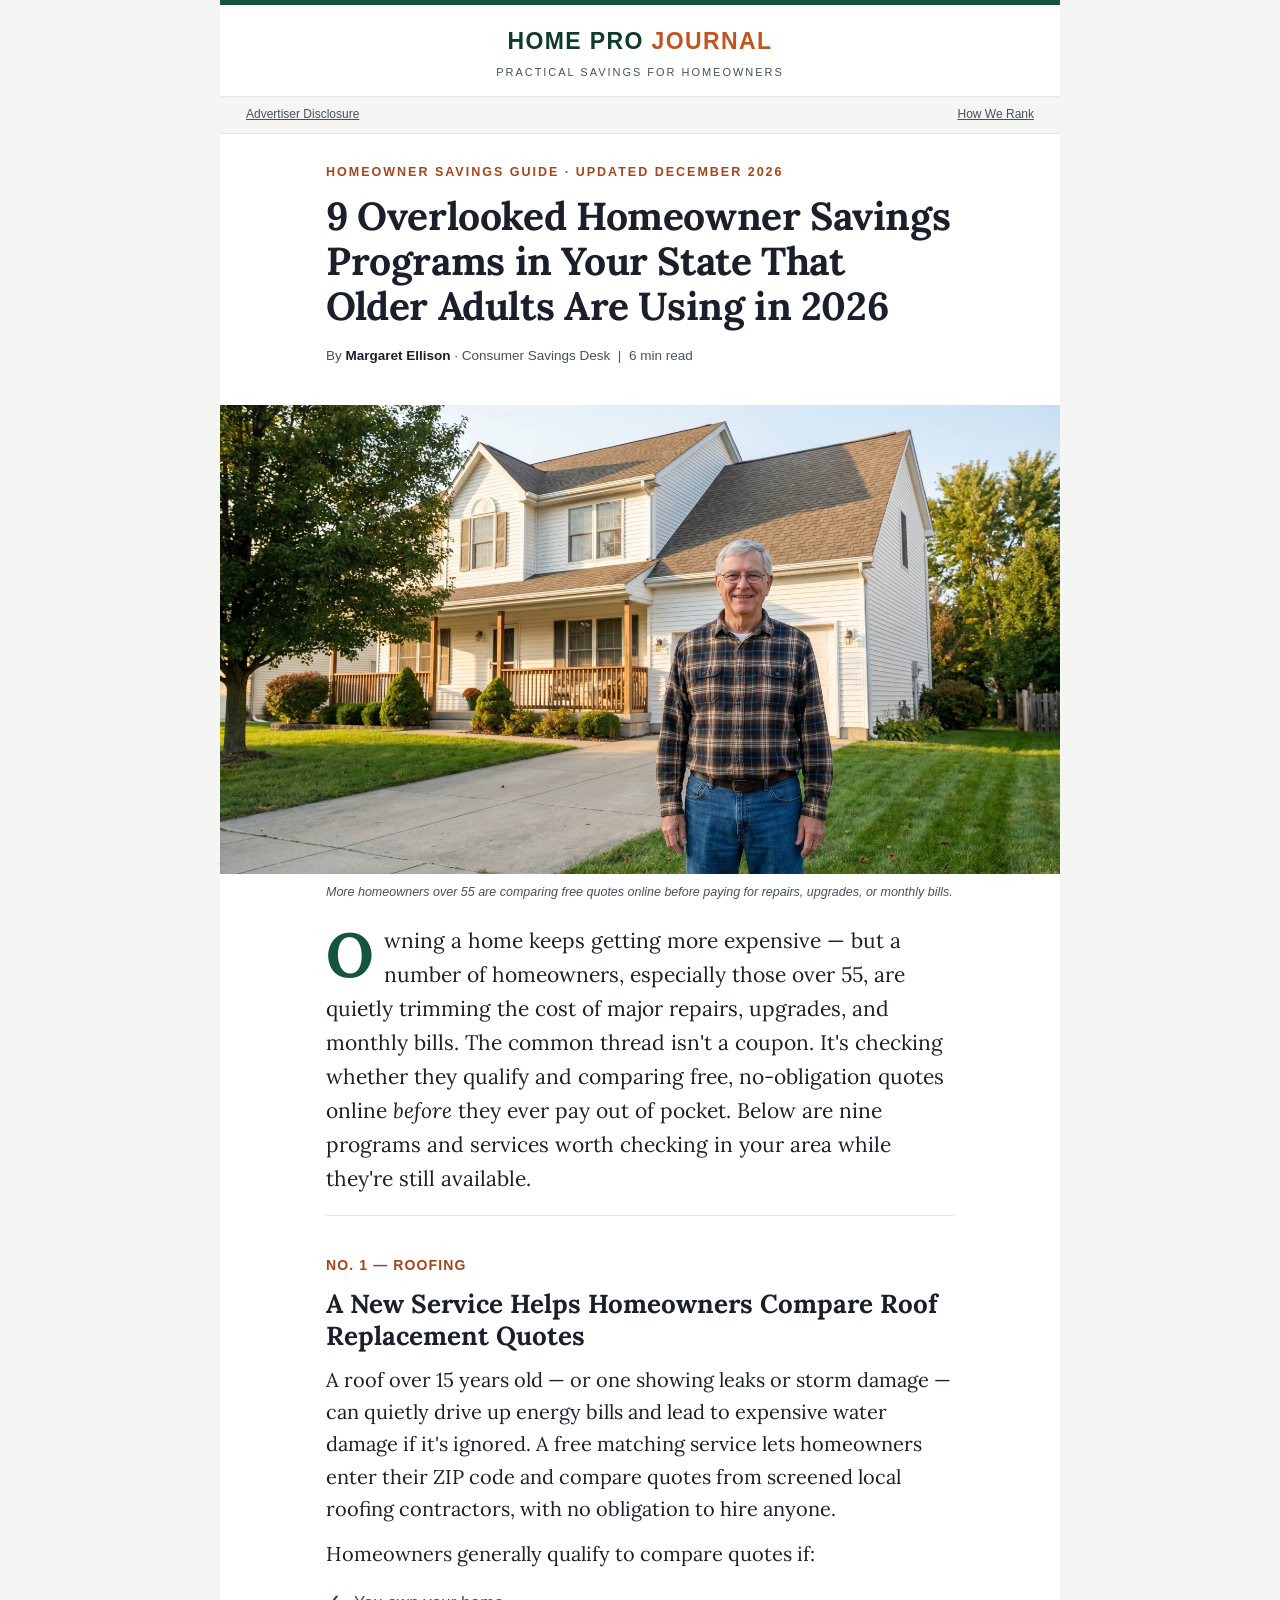
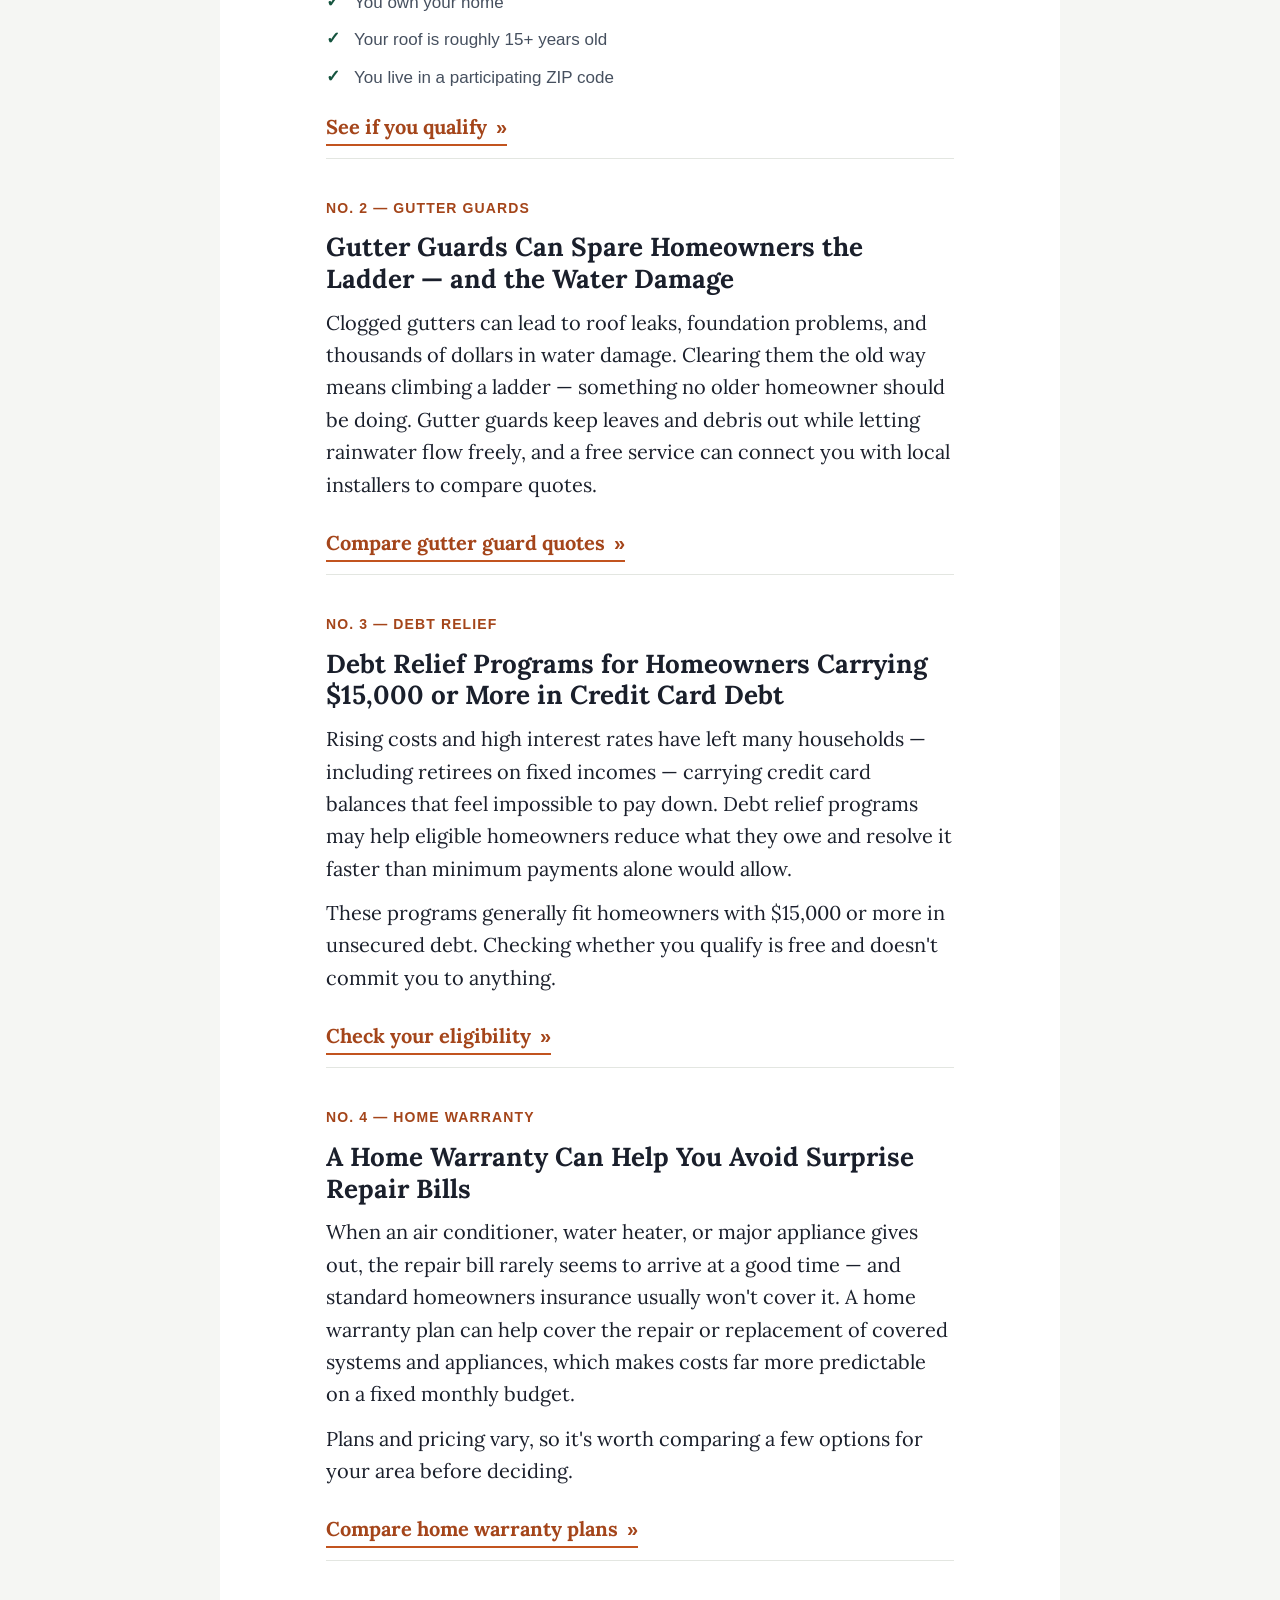
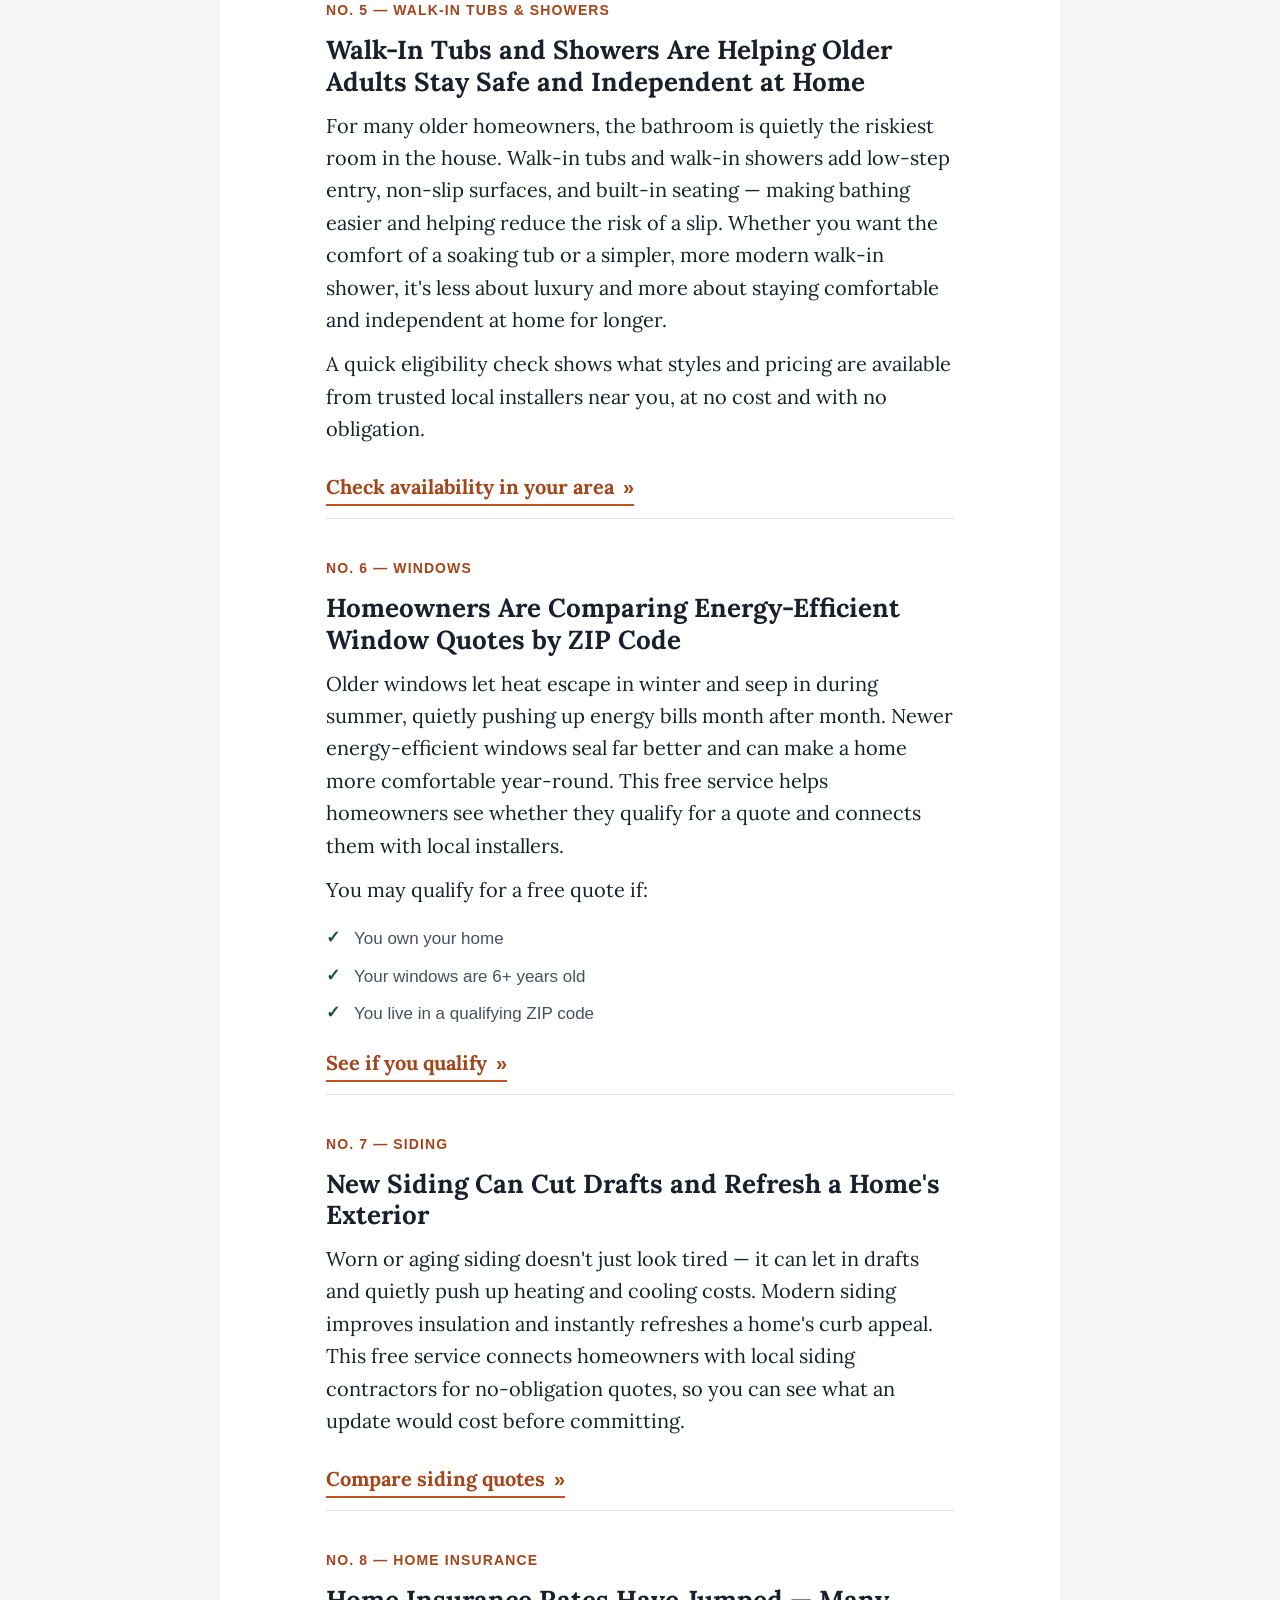
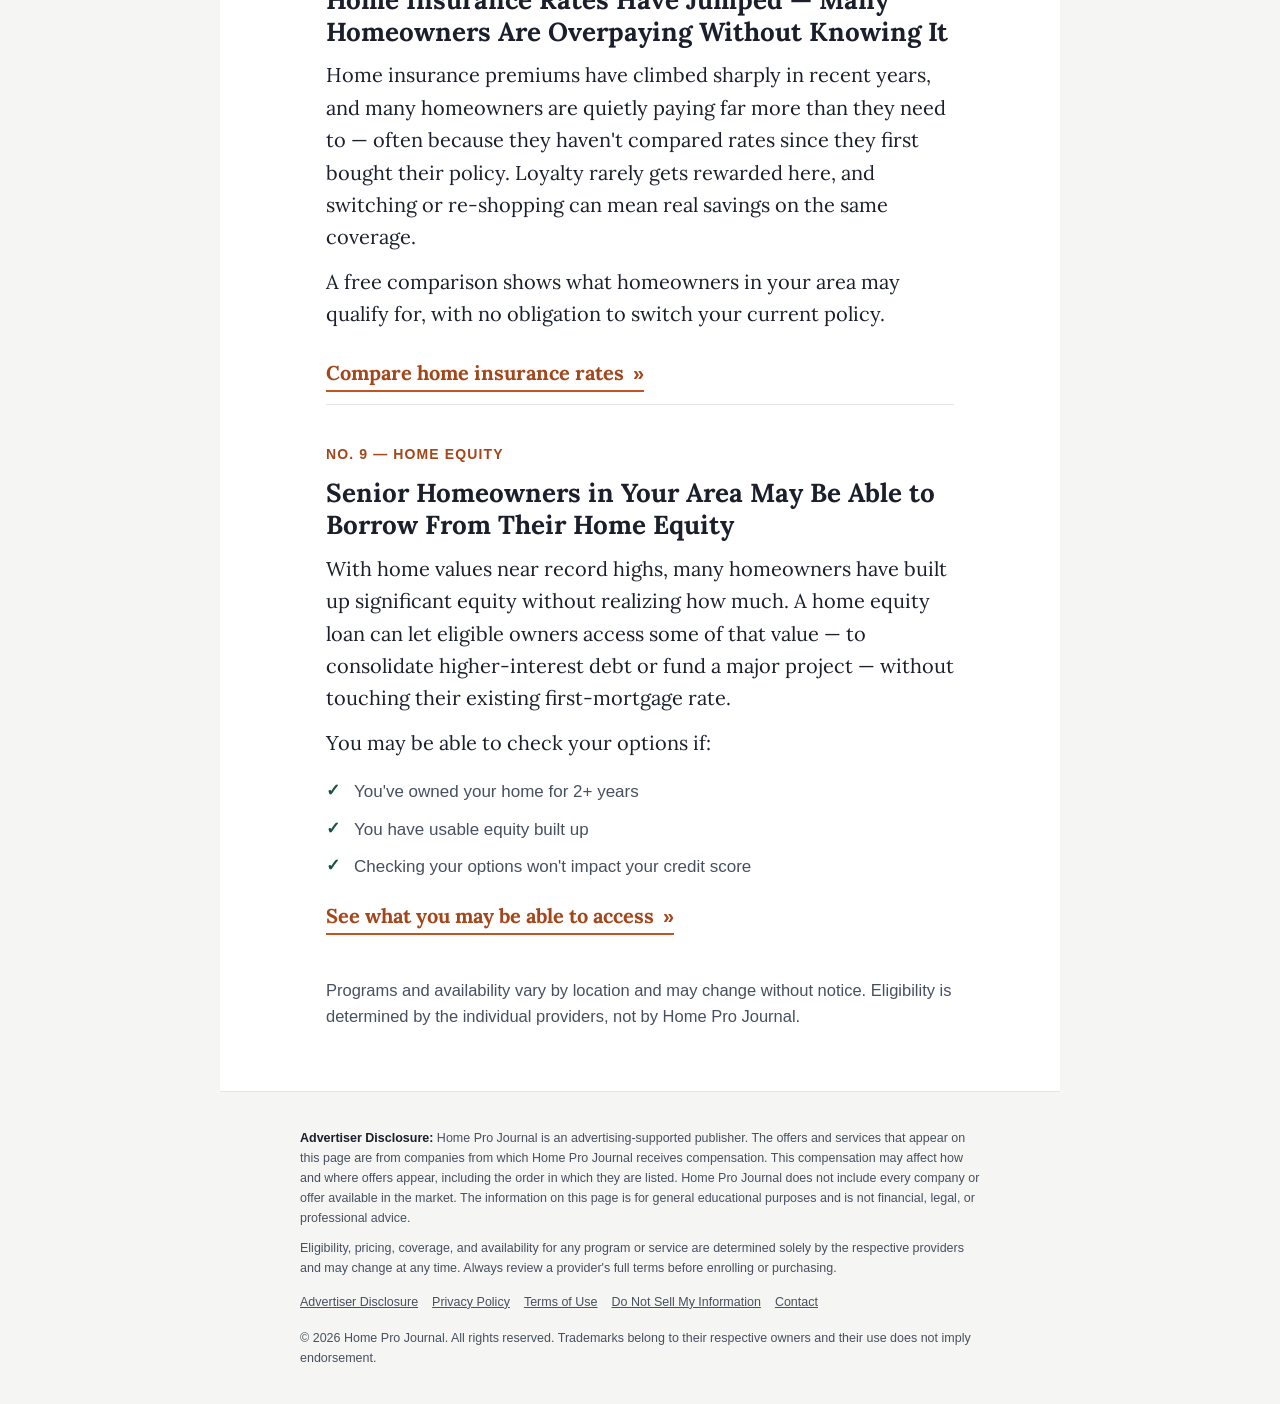
<file: 9-overlooked-homeowner-savings-programs/index.html>
<!DOCTYPE html>
<html lang="en">
<head>
<meta charset="UTF-8">
<meta name="viewport" content="width=device-width, initial-scale=1.0">
<title>9 Overlooked Homeowner Savings Programs in Your State — Home Pro Journal</title>
<meta name="description" content="A growing number of homeowners over 55 are finding lower prices on home upgrades and bills by comparing free, no-obligation quotes online first.">
<link rel="icon" href="data:image/svg+xml,&lt;svg xmlns=%22http://www.w3.org/2000/svg%22 viewBox=%220 0 100 100%22&gt;&lt;text y=%22.9em%22 font-size=%2290%22&gt;🏠&lt;/text&gt;&lt;/svg&gt;">
<meta property="og:type" content="website">
<meta property="og:site_name" content="Home Pro Journal">
<meta property="og:title" content="9 Overlooked Homeowner Savings Programs Older Adults Are Using in 2026">
<meta property="og:description" content="A growing number of homeowners over 55 are finding lower prices on home upgrades and bills by comparing free, no-obligation quotes online first.">
<meta property="og:url" content="https://homeprojournal.com/9-overlooked-homeowner-savings-programs/">
<meta property="og:image" content="https://homeprojournal.com/9-overlooked-homeowner-savings-programs/hero_web.jpg">
<meta name="twitter:card" content="summary_large_image">
<meta name="twitter:title" content="9 Overlooked Homeowner Savings Programs Older Adults Are Using in 2026">
<meta name="twitter:description" content="A growing number of homeowners over 55 are finding lower prices on home upgrades and bills by comparing free, no-obligation quotes online first.">
<link rel="preconnect" href="https://fonts.googleapis.com">
<link rel="preconnect" href="https://fonts.gstatic.com" crossorigin>
<link href="https://fonts.googleapis.com/css2?family=Lora:ital,wght@0,400;0,500;0,600;0,700;1,400&display=swap" rel="stylesheet">
<style>
  :root{
    --ink:#1a1f2b;
    --ink-soft:#46505f;
    --paper:#ffffff;
    --wash:#f5f6f3;
    --line:#e3e6e1;
    --brand:#15543f;
    --brand-ink:#0e3b2c;
    --accent:#c2541f;
    --accent-ink:#a4451a;
    --tag:#eef3f0;
    --shell:840px;     /* outer publication width  */
    --text:680px;      /* constrained reading column for line-length */
  }

  *{box-sizing:border-box;}
  html{-webkit-text-size-adjust:100%;}
  body{
    margin:0;
    background:var(--wash);
    color:var(--ink);
    font-family:'Lora',Georgia,'Times New Roman',serif;
    font-size:20px;
    line-height:1.62;
    -webkit-font-smoothing:antialiased;
  }
  .shell{max-width:var(--shell);margin:0 auto;background:var(--paper);}
  a{color:var(--brand);}

  /* ---------- Masthead ---------- */
  .masthead{
    border-top:5px solid var(--brand);
    background:var(--paper);
    padding:18px 26px 14px;
    border-bottom:1px solid var(--line);
    text-align:center;
  }
  .brand-name{
    font-family:"Helvetica Neue",Arial,sans-serif;
    font-weight:800;letter-spacing:.06em;text-transform:uppercase;
    color:var(--brand-ink);font-size:23px;margin:0;
  }
  .brand-name span{color:var(--accent);}
  .brand-tag{
    font-family:"Helvetica Neue",Arial,sans-serif;
    font-size:11px;letter-spacing:.18em;text-transform:uppercase;
    color:var(--ink-soft);margin:4px 0 0;
  }

  /* ---------- Disclosure bar ---------- */
  .disclosure-bar{
    background:var(--wash);border-bottom:1px solid var(--line);
    font-family:"Helvetica Neue",Arial,sans-serif;font-size:12px;
    color:var(--ink-soft);padding:8px 26px;
    display:flex;justify-content:space-between;gap:12px;flex-wrap:wrap;
  }
  .disclosure-bar a{color:var(--ink-soft);text-decoration:underline;cursor:pointer;}

  /* ---------- Article wrapper: constrained reading column ---------- */
  .article{padding:0 0 10px;}
  .col{max-width:var(--text);margin:0 auto;padding:0 26px;}

  .eyebrow{
    font-family:"Helvetica Neue",Arial,sans-serif;
    font-size:12.5px;letter-spacing:.16em;text-transform:uppercase;
    color:var(--accent-ink);font-weight:700;margin:28px 0 12px;
  }
  h1{
    font-family:'Lora',Georgia,serif;font-weight:700;
    font-size:39px;line-height:1.16;margin:0 0 16px;letter-spacing:-0.01em;
  }
  .byline{
    font-family:"Helvetica Neue",Arial,sans-serif;font-size:13.5px;
    color:var(--ink-soft);padding-bottom:18px;margin-bottom:0;
  }
  .byline strong{color:var(--ink);font-weight:600;}

  /* ---------- Hero (full-bleed: spans the entire shell, edge to edge) ---------- */
  .hero{margin:20px 0 4px;}
  .hero img{
    display:block;
    width:100%;          /* fills the full shell width, flush to both edges */
    height:auto;
    max-height:520px;    /* keeps a pleasing aspect ratio on wide screens */
    object-fit:cover;
    object-position:center 35%;
  }
  /* caption returns to the narrow reading column so it aligns with body text */
  .hero figcaption{
    font-family:"Helvetica Neue",Arial,sans-serif;font-size:12.5px;
    color:var(--ink-soft);padding:8px 26px 0;max-width:var(--text);
    margin:0 auto;font-style:italic;
  }

  .lede{font-size:21px;margin:22px 0 18px;}
  .lede:first-letter{
    font-size:62px;line-height:.8;float:left;padding:6px 10px 0 0;
    color:var(--brand);font-weight:700;
  }
  .note{
    font-size:16.5px;color:var(--ink-soft);
    font-family:"Helvetica Neue",Arial,sans-serif;
  }

  /* ---------- Offer blocks (article-style, not cards) ---------- */
  .offer{
    border-top:1px solid var(--line);
    padding:26px 0 8px;margin:0;
  }
  .offer-num{
    font-family:"Helvetica Neue",Arial,sans-serif;
    font-weight:800;font-size:14px;letter-spacing:.08em;
    color:var(--accent-ink);text-transform:uppercase;margin:0 0 6px;
  }
  .offer-title{
    font-family:'Lora',Georgia,serif;font-weight:700;
    font-size:26px;line-height:1.22;margin:0 0 12px;
  }
  .offer p{margin:12px 0;}

  /* selective eligibility list — used only where it's functional */
  .checks{list-style:none;padding:0;margin:14px 0 0;}
  .checks li{
    padding:5px 0 5px 28px;position:relative;
    font-family:"Helvetica Neue",Arial,sans-serif;font-size:17px;color:var(--ink-soft);
  }
  .checks li::before{content:"✓";position:absolute;left:0;top:4px;color:var(--brand);font-weight:800;}

  /* ---------- DEFAULT CTA: editorial text link ---------- */
  .cta{
    display:inline-block;
    font-family:'Lora',Georgia,serif;
    font-weight:700;font-size:20px;
    color:var(--accent-ink);
    text-decoration:none;
    border-bottom:2px solid var(--accent);
    padding:2px 0 3px;
    margin:14px 0 4px;
    line-height:1.4;
  }
  .cta:hover{color:var(--accent);border-bottom-color:var(--accent-ink);}
  .cta:focus-visible{outline:3px solid var(--brand);outline-offset:4px;}
  .cta .arrow{font-family:"Helvetica Neue",Arial,sans-serif;margin-left:4px;}
  /* generous tap target for seniors on mobile without looking like a button */
  @media (max-width:600px){
    .cta{font-size:21px;padding:8px 0 9px;}
  }

  /* ---------- ALTERNATE CTA: boxed button (swap class to .cta--button) ----------
     To use: change a card's link class from "cta" to "cta cta--button".
  */
  .cta--button{
    display:block;text-align:center;background:var(--accent);
    color:#fff;border-bottom:none;border-radius:8px;
    font-family:"Helvetica Neue",Arial,sans-serif;font-size:19px;
    padding:16px 20px;margin:18px 0 8px;
  }
  .cta--button:hover{background:var(--accent-ink);color:#fff;}

  /* ---------- Interstitial ---------- */
  .interstitial{
    font-family:"Helvetica Neue",Arial,sans-serif;font-size:13px;
    letter-spacing:.14em;text-transform:uppercase;color:var(--ink-soft);
    border-top:2px solid var(--brand);padding-top:16px;margin:36px 0 0;font-weight:700;
  }

  /* ---------- Footer ---------- */
  .foot{
    background:var(--wash);border-top:1px solid var(--line);
    padding:26px;font-family:"Helvetica Neue",Arial,sans-serif;
    font-size:12.5px;line-height:1.6;color:var(--ink-soft);margin-top:34px;
  }
  .foot .col{max-width:var(--text);padding:0;}
  .foot p{margin:10px 0;}
  .foot a{color:var(--ink-soft);text-decoration:underline;}
  .foot-links{margin-top:14px;display:flex;flex-wrap:wrap;gap:14px;}

  /* ---------- Modals ---------- */
  dialog{
    border:none;border-radius:12px;max-width:520px;width:90%;padding:26px;
    font-family:"Helvetica Neue",Arial,sans-serif;font-size:15px;line-height:1.6;color:var(--ink);
  }
  dialog::backdrop{background:rgba(20,25,35,.5);}
  dialog h3{margin:0 0 12px;font-size:18px;}
  dialog .close{
    margin-top:18px;background:var(--brand);color:#fff;border:none;
    padding:10px 18px;border-radius:7px;font-weight:700;cursor:pointer;font-size:14px;
  }

  @media (max-width:600px){
    body{font-size:18px;}
    h1{font-size:30px;}
    .lede{font-size:19px;}
    .offer-title{font-size:25px;line-height:1.2;}
    .offer-num{font-size:13px;}
    .col{padding:0 18px;}
    .masthead{padding:16px 18px 12px;}
    .disclosure-bar{padding:8px 18px;font-size:11px;}
    .lede:first-letter{font-size:52px;}
    .hero figcaption{padding:8px 18px 0;}
  }
  @media (prefers-reduced-motion:reduce){*{transition:none !important;}}
</style>
<script>!function(){"use strict";var t="lp_ref",n="cpid",e="lpurl",c="https://read.homeprojournal.com",r="(?<domain>http(?:s?)://[^/]*)".concat("/cf/click"),a="(?:(?:/(?<cta>[1-9][0-9]*)/?)|(?:/))?",i="^".concat(r).concat(a).concat("(?:$|(\\?.*))"),o='javascript:window.clickflare.l="(?<original_link>'.concat(r).concat(a,'("|(\\?[^"]*"))).*'),s=function(){return new RegExp(i,"")},u=function(){return new RegExp(o,"")};function l(t){var n=function(t){return t.replace(s(),(function(t){for(var n=[],e=1;e<arguments.length;e++)n[e-1]=arguments[e];var r=n[n.length-1].domain;return t.replace(r,c)}))}(t);return'javascript:window.clickflare.l="'.concat(n,'"; void 0;')}function d(t,n){if(n&&t&&n.apply(document,[t]),/loaded|interactive|complete/.test(document.readyState))for(var e=0,c=document.links.length;e<c;e++)if(s().test(document.links[e].href)){var r=document.links[e];window.clickflare.links_replaced.has(r)||(r.href=l(r.href),window.clickflare.links_replaced.add(r))}}var f,h,m,p;!function(r,a){var i=document.onreadystatechange;window.clickflare||(window.clickflare={listeners:{},customParams:{},links_replaced:new Set,addEventListener:function(t,n){var e=this.listeners[t]||[];e.includes(n)||e.push(n),this.listeners[t]=e},dispatchEvent:function(t,n){n&&(this.customParams[t]=n),(this.listeners[t]||[]).forEach((function(t){return t(n)}))},push:function(t,n){n&&(this.customParams[t]=n),(this.listeners[t]||[]).forEach((function(t){return t(n)}))}},document.onreadystatechange=function(t){return d(t,i)},d(null,i),setTimeout((function(){!function(r,a){var i,o=function(r,a){var i=new URL("".concat(c).concat(r));o=a,s="{",u=s+s,l="_",d=l+l,o.startsWith(u)||o.startsWith(d)||i.searchParams.set(n,a);var o,s,u,l,d;return i.searchParams.append(t,document.referrer),i.searchParams.append(e,location.href),i.searchParams.append("lpt",document.title),i.searchParams.append("t",(new Date).getTime().toString()),i.toString()}(r,a),s=document.createElement("script"),l=document.scripts[0];s.async=1,s.src=o,s.onerror=function(){!function(){for(var t=function(t,n){var e=document.links[t];u().test(decodeURI(e.href))&&setTimeout((function(){e&&e.setAttribute("href",function(t){var n=t.match(u());if(n){var e=(n.groups||{}).original_link;return e?e.slice(0,-1):t}return t}(decodeURI(e.href)))}))},n=0,e=document.links.length;n<e;n++)t(n)}()},null===(i=l.parentNode)||void 0===i||i.insertBefore(s,l)}(r,a)})))}("".concat("/cf/tags","/").concat(new URL(window.location.href).searchParams.get("cftmid")||"__CONTAINER_ID__"),(m=new URL(window.location.href).searchParams.get(n),f=new RegExp("(^| )".concat("cf_cpid","=([^;]+)")),p=(h=document.cookie.match(f))&&h.pop()||null,m||p||"__CAMPAIGN_ID__"))}();</script>
</head>
<body>
<div class="shell">

  <!-- ============ MASTHEAD ============ -->
  <header class="masthead">
    <p class="brand-name">Home Pro <span>Journal</span></p>
    <p class="brand-tag">Practical Savings for Homeowners</p>
  </header>

  <!-- ============ DISCLOSURE BAR ============ -->
  <div class="disclosure-bar">
    <span><a id="open-disclosure">Advertiser Disclosure</a></span>
    <span><a id="open-rank">How We Rank</a></span>
  </div>

  <article class="article">

    <div class="col">
      <p class="eyebrow">Homeowner Savings Guide · Updated <span id="today">2026</span></p>
      <h1 id="headline">9 Overlooked Homeowner Savings Programs <span id="region-line">in Your State</span> That Older Adults Are Using in 2026</h1>
      <p class="byline">By <strong>Margaret Ellison</strong> · Consumer Savings Desk &nbsp;|&nbsp; <span id="readtime">6 min read</span></p>
    </div>

    <!-- ============ HERO ============ -->
    <figure class="hero">
      <img src="hero_web.jpg" alt="An older homeowner standing in front of his suburban home on a sunny afternoon" width="2752" height="1536" loading="eager">
      <figcaption>More homeowners over 55 are comparing free quotes online before paying for repairs, upgrades, or monthly bills.</figcaption>
    </figure>

    <div class="col">
      <p class="lede">Owning a home keeps getting more expensive — but a number of homeowners, especially those over 55, are quietly trimming the cost of major repairs, upgrades, and monthly bills. The common thread isn't a coupon. It's checking whether they qualify and comparing free, no-obligation quotes online <em>before</em> they ever pay out of pocket. Below are nine programs and services worth checking in your area while they're still available.</p>

      <!-- ====== CLUSTER 1: HOME SERVICES ====== -->

      <!-- DISPLAY POSITION 1  (offer: Roofing · link /cf/click/1) -->
      <section class="offer">
        <p class="offer-num">No. 1 — Roofing</p>
        <h2 class="offer-title">A New Service Helps Homeowners Compare Roof Replacement Quotes</h2>
        <p>A roof over 15 years old — or one showing leaks or storm damage — can quietly drive up energy bills and lead to expensive water damage if it's ignored. A free matching service lets homeowners enter their ZIP code and compare quotes from screened local roofing contractors, with no obligation to hire anyone.</p>
        <p>Homeowners generally qualify to compare quotes if:</p>
        <ul class="checks">
          <li>You own your home</li>
          <li>Your roof is roughly 15+ years old</li>
          <li>You live in a participating ZIP code</li>
        </ul>
        <a class="cta" href="https://read.homeprojournal.com/cf/click/1" rel="nofollow sponsored">See if you qualify <span class="arrow">»</span></a>
      </section>

      <!-- DISPLAY POSITION 2  (offer: Gutter Guards · link /cf/click/2) -->
      <section class="offer">
        <p class="offer-num">No. 2 — Gutter Guards</p>
        <h2 class="offer-title">Gutter Guards Can Spare Homeowners the Ladder — and the Water Damage</h2>
        <p>Clogged gutters can lead to roof leaks, foundation problems, and thousands of dollars in water damage. Clearing them the old way means climbing a ladder — something no older homeowner should be doing. Gutter guards keep leaves and debris out while letting rainwater flow freely, and a free service can connect you with local installers to compare quotes.</p>
        <a class="cta" href="https://read.homeprojournal.com/cf/click/2" rel="nofollow sponsored">Compare gutter guard quotes <span class="arrow">»</span></a>
      </section>

      <!-- DISPLAY POSITION 3  (offer: Debt Relief · link /cf/click/3) -->
      <section class="offer">
        <p class="offer-num">No. 3 — Debt Relief</p>
        <h2 class="offer-title">Debt Relief Programs for Homeowners Carrying $15,000 or More in Credit Card Debt</h2>
        <p>Rising costs and high interest rates have left many households — including retirees on fixed incomes — carrying credit card balances that feel impossible to pay down. Debt relief programs may help eligible homeowners reduce what they owe and resolve it faster than minimum payments alone would allow.</p>
        <p>These programs generally fit homeowners with $15,000 or more in unsecured debt. Checking whether you qualify is free and doesn't commit you to anything.</p>
        <a class="cta" href="https://read.homeprojournal.com/cf/click/3" rel="nofollow sponsored">Check your eligibility <span class="arrow">»</span></a>
      </section>

      <!-- DISPLAY POSITION 4  (offer: Home Warranty · link /cf/click/4) -->
      <section class="offer">
        <p class="offer-num">No. 4 — Home Warranty</p>
        <h2 class="offer-title">A Home Warranty Can Help You Avoid Surprise Repair Bills</h2>
        <p>When an air conditioner, water heater, or major appliance gives out, the repair bill rarely seems to arrive at a good time — and standard homeowners insurance usually won't cover it. A home warranty plan can help cover the repair or replacement of covered systems and appliances, which makes costs far more predictable on a fixed monthly budget.</p>
        <p>Plans and pricing vary, so it's worth comparing a few options for your area before deciding.</p>
        <a class="cta" href="https://read.homeprojournal.com/cf/click/4" rel="nofollow sponsored">Compare home warranty plans <span class="arrow">»</span></a>
      </section>

      <!-- DISPLAY POSITION 5  (offer: Walk-In Tubs & Showers · link /cf/click/5) -->
      <section class="offer">
        <p class="offer-num">No. 5 — Walk-In Tubs &amp; Showers</p>
        <h2 class="offer-title">Walk-In Tubs and Showers Are Helping Older Adults Stay Safe and Independent at Home</h2>
        <p>For many older homeowners, the bathroom is quietly the riskiest room in the house. Walk-in tubs and walk-in showers add low-step entry, non-slip surfaces, and built-in seating — making bathing easier and helping reduce the risk of a slip. Whether you want the comfort of a soaking tub or a simpler, more modern walk-in shower, it's less about luxury and more about staying comfortable and independent at home for longer.</p>
        <p>A quick eligibility check shows what styles and pricing are available from trusted local installers near you, at no cost and with no obligation.</p>
        <a class="cta" href="https://read.homeprojournal.com/cf/click/5" rel="nofollow sponsored">Check availability in your area <span class="arrow">»</span></a>
      </section>

      <!-- DISPLAY POSITION 6  (offer: Windows · link /cf/click/6) -->
      <section class="offer">
        <p class="offer-num">No. 6 — Windows</p>
        <h2 class="offer-title">Homeowners Are Comparing Energy-Efficient Window Quotes by ZIP Code</h2>
        <p>Older windows let heat escape in winter and seep in during summer, quietly pushing up energy bills month after month. Newer energy-efficient windows seal far better and can make a home more comfortable year-round. This free service helps homeowners see whether they qualify for a quote and connects them with local installers.</p>
        <p>You may qualify for a free quote if:</p>
        <ul class="checks">
          <li>You own your home</li>
          <li>Your windows are 6+ years old</li>
          <li>You live in a qualifying ZIP code</li>
        </ul>
        <a class="cta" href="https://read.homeprojournal.com/cf/click/6" rel="nofollow sponsored">See if you qualify <span class="arrow">»</span></a>
      </section>

      <!-- DISPLAY POSITION 7  (offer: Siding · link /cf/click/7) -->
      <section class="offer">
        <p class="offer-num">No. 7 — Siding</p>
        <h2 class="offer-title">New Siding Can Cut Drafts and Refresh a Home's Exterior</h2>
        <p>Worn or aging siding doesn't just look tired — it can let in drafts and quietly push up heating and cooling costs. Modern siding improves insulation and instantly refreshes a home's curb appeal. This free service connects homeowners with local siding contractors for no-obligation quotes, so you can see what an update would cost before committing.</p>
        <a class="cta" href="https://read.homeprojournal.com/cf/click/7" rel="nofollow sponsored">Compare siding quotes <span class="arrow">»</span></a>
      </section>

      <!-- DISPLAY POSITION 8  (offer: Home Insurance · link /cf/click/8) -->
      <section class="offer">
        <p class="offer-num">No. 8 — Home Insurance</p>
        <h2 class="offer-title">Home Insurance Rates Have Jumped — Many Homeowners Are Overpaying Without Knowing It</h2>
        <p>Home insurance premiums have climbed sharply in recent years, and many homeowners are quietly paying far more than they need to — often because they haven't compared rates since they first bought their policy. Loyalty rarely gets rewarded here, and switching or re-shopping can mean real savings on the same coverage.</p>
        <p>A free comparison shows what homeowners in your area may qualify for, with no obligation to switch your current policy.</p>
        <a class="cta" href="https://read.homeprojournal.com/cf/click/8" rel="nofollow sponsored">Compare home insurance rates <span class="arrow">»</span></a>
      </section>

      <!-- DISPLAY POSITION 9  (offer: Home Equity · link /cf/click/9) -->
      <section class="offer">
        <p class="offer-num">No. 9 — Home Equity</p>
        <h2 class="offer-title">Senior Homeowners <span id="equity-geo">in Your Area</span> May Be Able to Borrow From Their Home Equity</h2>
        <p>With home values near record highs, many homeowners have built up significant equity without realizing how much. A home equity loan can let eligible owners access some of that value — to consolidate higher-interest debt or fund a major project — without touching their existing first-mortgage rate.</p>
        <p>You may be able to check your options if:</p>
        <ul class="checks">
          <li>You've owned your home for 2+ years</li>
          <li>You have usable equity built up</li>
          <li>Checking your options won't impact your credit score</li>
        </ul>
        <a class="cta" href="https://read.homeprojournal.com/cf/click/9" rel="nofollow sponsored">See what you may be able to access <span class="arrow">»</span></a>
      </section>

      <p class="note" style="margin-top:30px;">Programs and availability vary by location and may change without notice. Eligibility is determined by the individual providers, not by Home Pro Journal.</p>
    </div>
  </article>

  <!-- ============ FOOTER ============ -->
  <footer class="foot">
    <div class="col">
      <p><strong style="color:var(--ink);">Advertiser Disclosure:</strong> Home Pro Journal is an advertising-supported publisher. The offers and services that appear on this page are from companies from which Home Pro Journal receives compensation. This compensation may affect how and where offers appear, including the order in which they are listed. Home Pro Journal does not include every company or offer available in the market. The information on this page is for general educational purposes and is not financial, legal, or professional advice.</p>
      <p>Eligibility, pricing, coverage, and availability for any program or service are determined solely by the respective providers and may change at any time. Always review a provider's full terms before enrolling or purchasing.</p>
      <div class="foot-links">
        <a id="open-disclosure-2">Advertiser Disclosure</a>
        <a href="/privacy/">Privacy Policy</a>
        <a href="/terms/">Terms of Use</a>
        <a href="/do-not-sell/">Do Not Sell My Information</a>
        <a href="/contact/">Contact</a>
      </div>
      <p style="margin-top:16px;">© <span class="year">2026</span> Home Pro Journal. All rights reserved. Trademarks belong to their respective owners and their use does not imply endorsement.</p>
    </div>
  </footer>

</div>

<!-- ============ MODALS ============ -->
<dialog id="disclosure-modal">
  <h3>Advertiser Disclosure</h3>
  <p>Home Pro Journal is supported by compensation from the companies featured on this page. This compensation may impact how, where, and in what order offers appear. We do not feature every company or offer available, and the order of listings does not constitute a recommendation. All eligibility and pricing decisions are made by the providers.</p>
  <button class="close">Close</button>
</dialog>
<dialog id="rank-modal">
  <h3>How We Rank</h3>
  <p>Listings on this page are ordered based on a combination of general consumer interest, breadth of availability, and compensation received from featured providers. Rankings may change at any time. This ordering is an editorial and advertising decision and is not a guarantee of suitability for your situation — always compare options yourself before deciding.</p>
  <button class="close">Close</button>
</dialog>

<script>
  /* ---- Geo headline + city personalization ---- */
  (function(){
    var params = new URLSearchParams(location.search);

    function clean(v, cap){
      return (v||'').trim().replace(/[^a-zA-Z \-]/g,'').slice(0, cap||28);
    }
    function titlecase(v){
      return v.replace(/\w\S*/g,function(t){return t.charAt(0).toUpperCase()+t.slice(1).toLowerCase();});
    }

    var region = clean(params.get('region'), 28);
    var city   = clean(params.get('city'), 32);
    if(region) region = titlecase(region);
    if(city)   city   = titlecase(city);

    /* H1 stays at state level (most reliable). Fallback: "Your State". */
    var line = document.getElementById('region-line');
    if(line){ line.textContent = region ? ('in ' + region) : 'in Your State'; }

    /* Home Equity slot: prefer city, then state, then generic. */
    var eq = document.getElementById('equity-geo');
    if(eq){
      if(city)       eq.textContent = 'in ' + city;
      else if(region)eq.textContent = 'in ' + region;
      else           eq.textContent = 'in Your Area';
    }
  })();

  /* ---- Date / year ---- */
  (function(){
    var y=new Date().getFullYear();
    document.querySelectorAll('.year').forEach(function(e){e.textContent=y;});
    var td=document.getElementById('today');
    if(td){td.textContent=new Date().toLocaleDateString('en-US',{month:'long',year:'numeric'});}
  })();

  /* ---- Modals ---- */
  function bind(o,m){var a=document.getElementById(o),d=document.getElementById(m);if(a&&d){a.addEventListener('click',function(e){e.preventDefault();d.showModal();});}}
  bind('open-disclosure','disclosure-modal');
  bind('open-disclosure-2','disclosure-modal');
  bind('open-rank','rank-modal');
  document.querySelectorAll('dialog .close').forEach(function(b){b.addEventListener('click',function(){b.closest('dialog').close();});});
  document.querySelectorAll('[data-stub]').forEach(function(a){a.addEventListener('click',function(e){e.preventDefault();});});
</script>
</body>
</html>
</file>
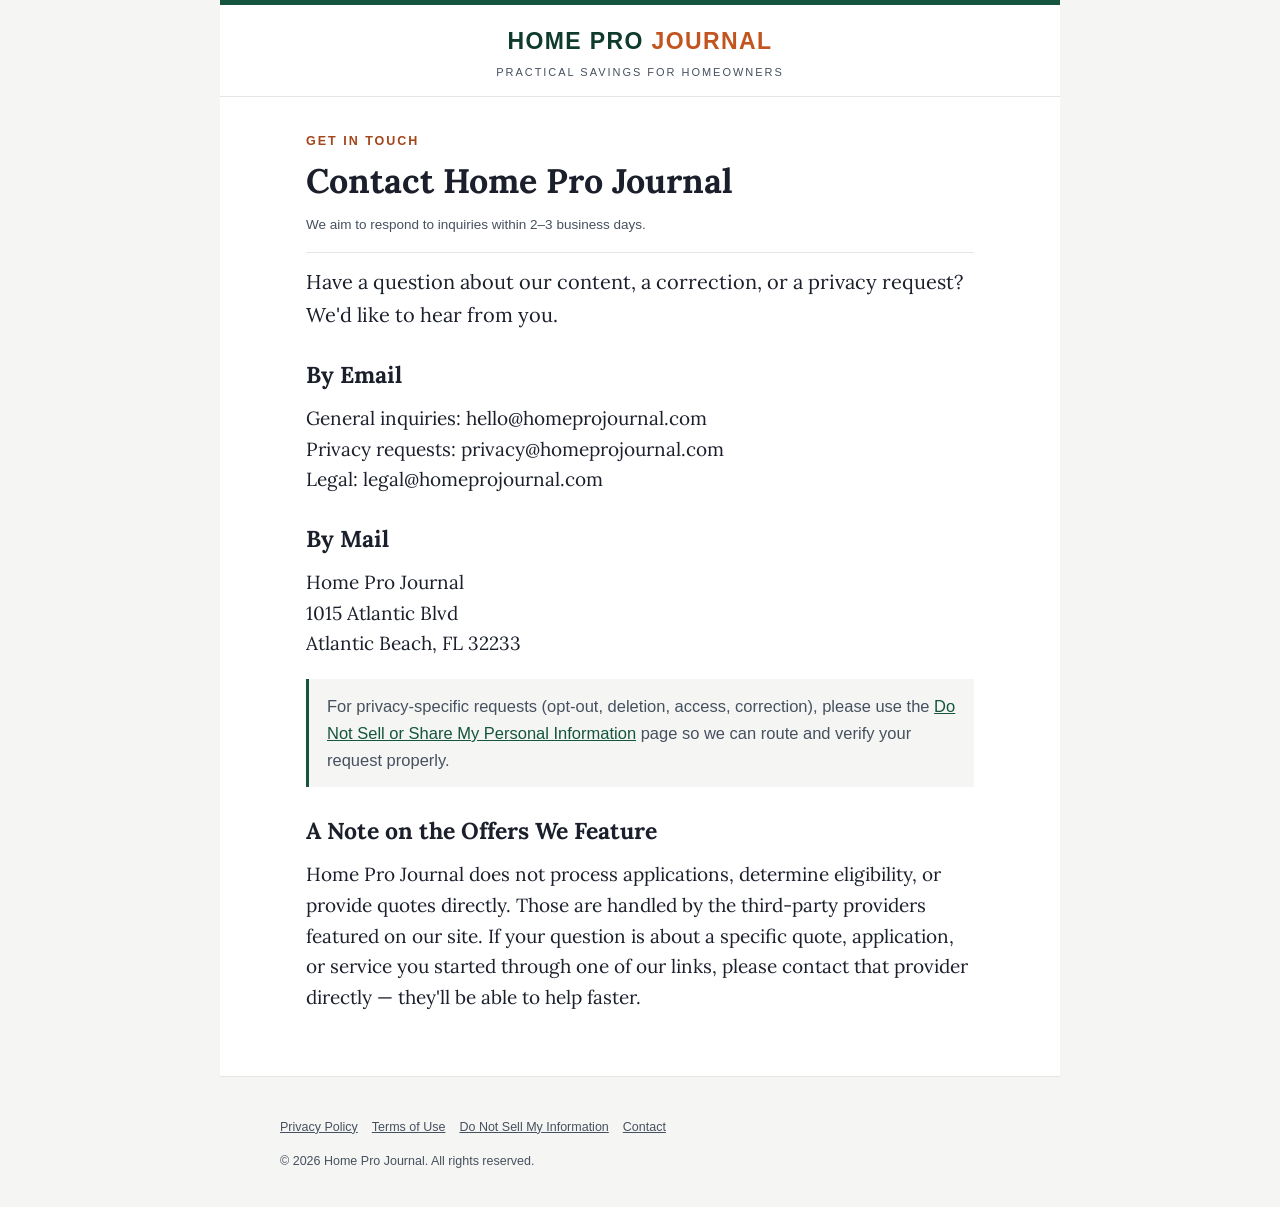
<file: contact/index.html>
<!DOCTYPE html>
<html lang="en">
<head>
<meta charset="UTF-8">
<meta name="viewport" content="width=device-width, initial-scale=1.0">
<link rel="icon" href="data:image/svg+xml,&lt;svg xmlns=%22http://www.w3.org/2000/svg%22 viewBox=%220 0 100 100%22&gt;&lt;text y=%22.9em%22 font-size=%2290%22&gt;🏠&lt;/text&gt;&lt;/svg&gt;">
<meta property="og:type" content="website">
<meta property="og:site_name" content="Home Pro Journal">
<meta property="og:title" content="Contact — Home Pro Journal">
<meta property="og:description" content="Get in touch with Home Pro Journal.">
<meta property="og:url" content="https://homeprojournal.com/contact/">
<meta property="og:image" content="https://homeprojournal.com/9-overlooked-homeowner-savings-programs/hero_web.jpg">
<meta name="twitter:card" content="summary_large_image">
<meta name="twitter:title" content="Contact — Home Pro Journal">
<meta name="twitter:description" content="Get in touch with Home Pro Journal.">
<title>Contact — Home Pro Journal</title>
<meta name="robots" content="noindex">
<link rel="preconnect" href="https://fonts.googleapis.com">
<link rel="preconnect" href="https://fonts.gstatic.com" crossorigin>
<link href="https://fonts.googleapis.com/css2?family=Lora:ital,wght@0,400;0,500;0,600;0,700;1,400&display=swap" rel="stylesheet">
<link rel="stylesheet" href="../styles.css">
</head>
<body>
<div class="shell">

  <header class="masthead">
    <a class="brand-link" href="/">
      <p class="brand-name">Home Pro <span>Journal</span></p>
      <p class="brand-tag">Practical Savings for Homeowners</p>
    </a>
  </header>

  <div class="col">
    <p class="eyebrow">Get in Touch</p>
    <h1>Contact Home Pro Journal</h1>
    <p class="updated">We aim to respond to inquiries within 2–3 business days.</p>

    <p class="lead">Have a question about our content, a correction, or a privacy request? We'd like to hear from you.</p>

    <h2>By Email</h2>
    <p>General inquiries: hello@homeprojournal.com<br>
    Privacy requests: privacy@homeprojournal.com<br>
    Legal: legal@homeprojournal.com</p>

    <h2>By Mail</h2>
    <p>
      Home Pro Journal<br>
      1015 Atlantic Blvd<br>
      Atlantic Beach, FL 32233
    </p>

    <div class="callout">
      For privacy-specific requests (opt-out, deletion, access, correction), please use the <a href="/do-not-sell/">Do Not Sell or Share My Personal Information</a> page so we can route and verify your request properly.
    </div>

    <h2>A Note on the Offers We Feature</h2>
    <p>Home Pro Journal does not process applications, determine eligibility, or provide quotes directly. Those are handled by the third-party providers featured on our site. If your question is about a specific quote, application, or service you started through one of our links, please contact that provider directly — they'll be able to help faster.</p>
  </div>

  <footer class="foot">
    <div class="col">
      <div class="foot-links">
        <a href="/privacy/">Privacy Policy</a>
        <a href="/terms/">Terms of Use</a>
        <a href="/do-not-sell/">Do Not Sell My Information</a>
        <a href="/contact/">Contact</a>
      </div>
      <p style="margin-top:14px;">© <span class="year">2026</span> Home Pro Journal. All rights reserved.</p>
    </div>
  </footer>

</div>
<script>
  document.querySelectorAll('.year').forEach(function(e){e.textContent=new Date().getFullYear();});
</script>
</body>
</html>
</file>
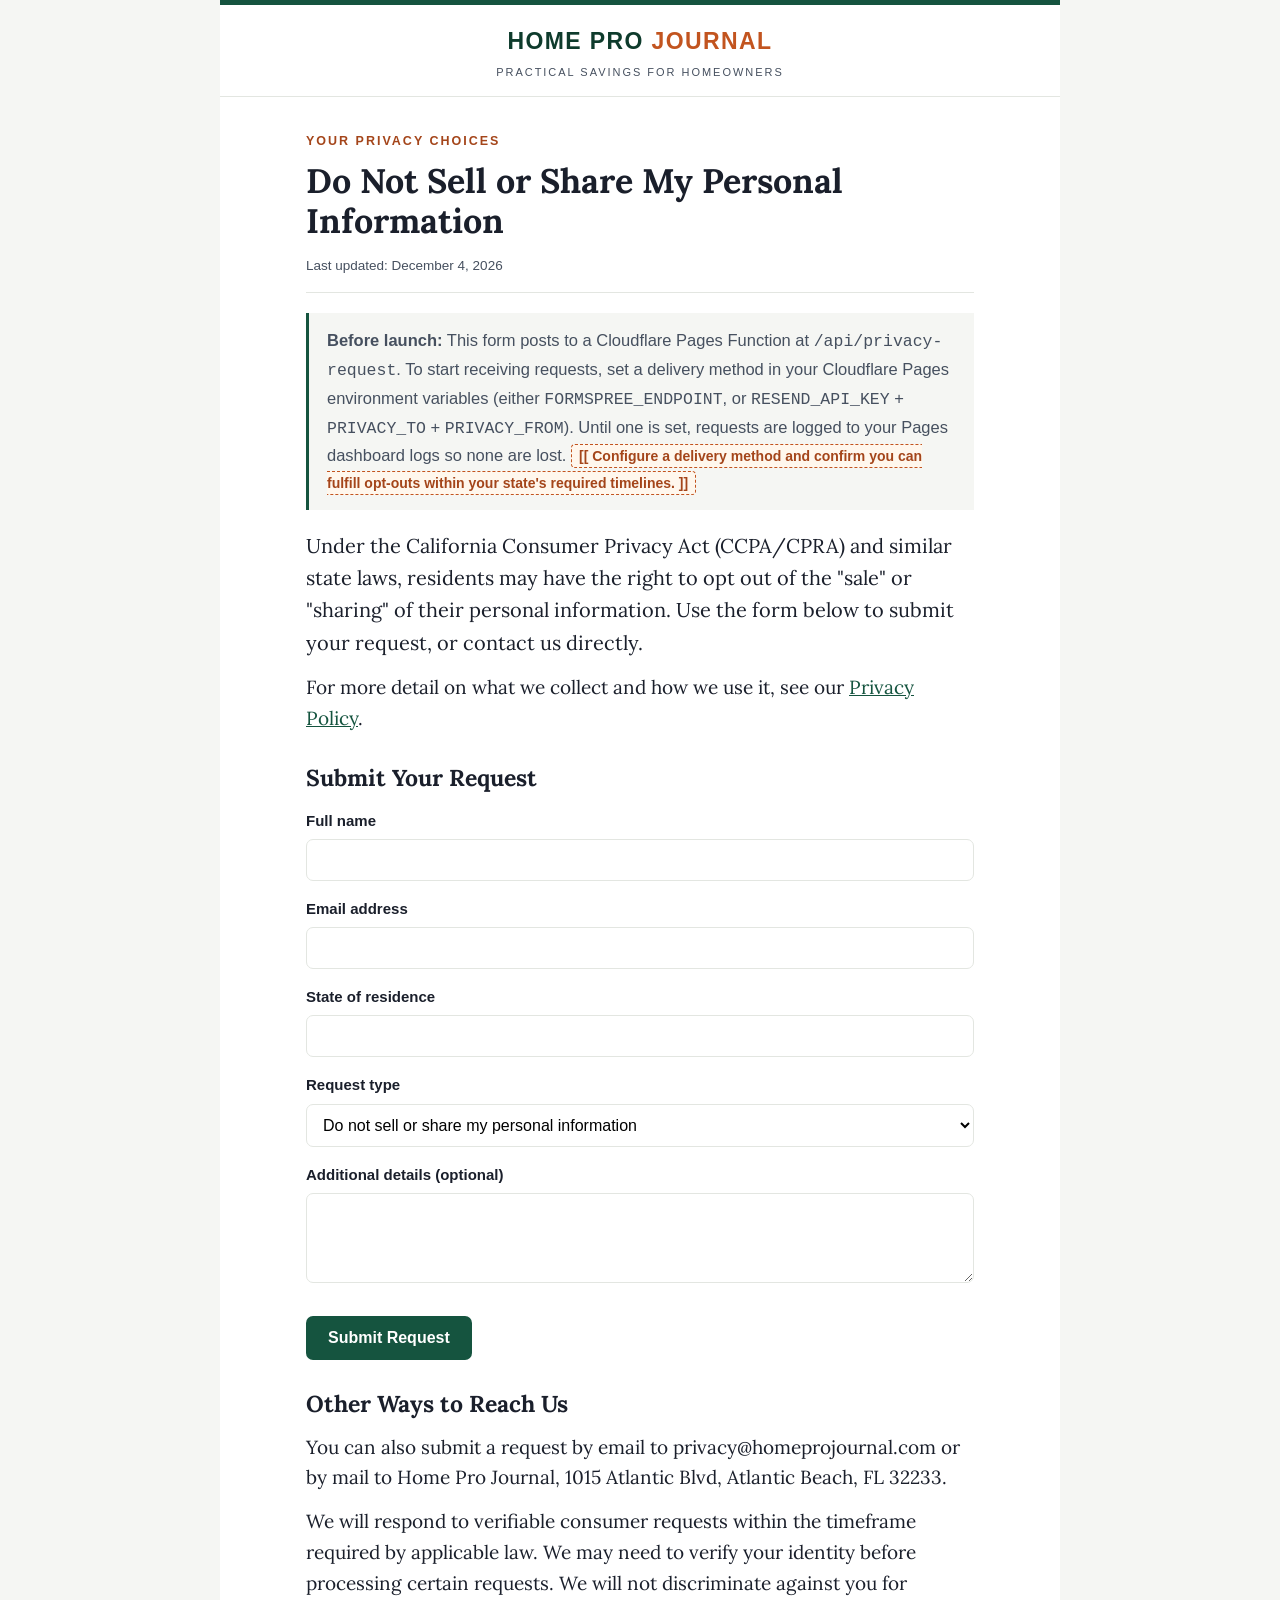
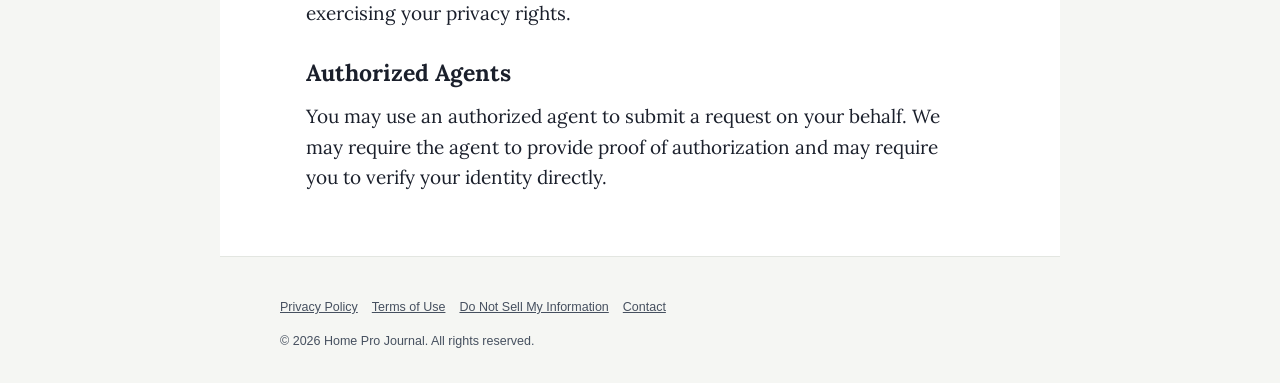
<file: do-not-sell/index.html>
<!DOCTYPE html>
<html lang="en">
<head>
<meta charset="UTF-8">
<meta name="viewport" content="width=device-width, initial-scale=1.0">
<link rel="icon" href="data:image/svg+xml,&lt;svg xmlns=%22http://www.w3.org/2000/svg%22 viewBox=%220 0 100 100%22&gt;&lt;text y=%22.9em%22 font-size=%2290%22&gt;🏠&lt;/text&gt;&lt;/svg&gt;">
<meta property="og:type" content="website">
<meta property="og:site_name" content="Home Pro Journal">
<meta property="og:title" content="Do Not Sell or Share My Personal Information — Home Pro Journal">
<meta property="og:description" content="Submit a privacy request or opt out of the sale or sharing of your personal information.">
<meta property="og:url" content="https://homeprojournal.com/do-not-sell/">
<meta property="og:image" content="https://homeprojournal.com/9-overlooked-homeowner-savings-programs/hero_web.jpg">
<meta name="twitter:card" content="summary_large_image">
<meta name="twitter:title" content="Do Not Sell or Share My Personal Information — Home Pro Journal">
<meta name="twitter:description" content="Submit a privacy request or opt out of the sale or sharing of your personal information.">
<title>Do Not Sell or Share My Personal Information — Home Pro Journal</title>
<meta name="robots" content="noindex">
<link rel="preconnect" href="https://fonts.googleapis.com">
<link rel="preconnect" href="https://fonts.gstatic.com" crossorigin>
<link href="https://fonts.googleapis.com/css2?family=Lora:ital,wght@0,400;0,500;0,600;0,700;1,400&display=swap" rel="stylesheet">
<link rel="stylesheet" href="../styles.css">
</head>
<body>
<div class="shell">

  <header class="masthead">
    <a class="brand-link" href="/">
      <p class="brand-name">Home Pro <span>Journal</span></p>
      <p class="brand-tag">Practical Savings for Homeowners</p>
    </a>
  </header>

  <div class="col">
    <p class="eyebrow">Your Privacy Choices</p>
    <h1>Do Not Sell or Share My Personal Information</h1>
    <p class="updated">Last updated: <span class="today">2026</span></p>

    <div class="callout">
      <strong>Before launch:</strong> This form posts to a Cloudflare Pages Function at <code>/api/privacy-request</code>. To start receiving requests, set a delivery method in your Cloudflare Pages environment variables (either <code>FORMSPREE_ENDPOINT</code>, or <code>RESEND_API_KEY</code> + <code>PRIVACY_TO</code> + <code>PRIVACY_FROM</code>). Until one is set, requests are logged to your Pages dashboard logs so none are lost. <span class="placeholder">[[ Configure a delivery method and confirm you can fulfill opt-outs within your state's required timelines. ]]</span>
    </div>

    <p class="lead">Under the California Consumer Privacy Act (CCPA/CPRA) and similar state laws, residents may have the right to opt out of the "sale" or "sharing" of their personal information. Use the form below to submit your request, or contact us directly.</p>

    <p>For more detail on what we collect and how we use it, see our <a href="/privacy/">Privacy Policy</a>.</p>

    <h2>Submit Your Request</h2>
    <form id="dns-form" onsubmit="return false;">
      <div class="field">
        <label for="fullname">Full name</label>
        <input id="fullname" name="fullname" type="text" autocomplete="name" required>
      </div>
      <div class="field">
        <label for="email">Email address</label>
        <input id="email" name="email" type="email" autocomplete="email" required>
      </div>
      <div class="field">
        <label for="state">State of residence</label>
        <input id="state" name="state" type="text" autocomplete="address-level1">
      </div>
      <div class="field">
        <label for="request">Request type</label>
        <select id="request" name="request">
          <option>Do not sell or share my personal information</option>
          <option>Delete my personal information</option>
          <option>Access the personal information you have about me</option>
          <option>Correct my personal information</option>
        </select>
      </div>
      <div class="field">
        <label for="details">Additional details (optional)</label>
        <textarea id="details" name="details"></textarea>
      </div>
      <!-- Honeypot: hidden from humans, catches bots. Do not remove. -->
      <div style="position:absolute;left:-9999px;" aria-hidden="true">
        <label for="company">Company</label>
        <input id="company" name="company" type="text" tabindex="-1" autocomplete="off">
      </div>
      <button class="btn" type="submit" id="dns-submit">Submit Request</button>
      <p id="dns-msg" style="display:none;font-family:'Helvetica Neue',Arial,sans-serif;font-size:15px;color:var(--brand-ink);margin-top:14px;"></p>
    </form>

    <h2>Other Ways to Reach Us</h2>
    <p>You can also submit a request by email to privacy@homeprojournal.com or by mail to Home Pro Journal, 1015 Atlantic Blvd, Atlantic Beach, FL 32233.</p>
    <p>We will respond to verifiable consumer requests within the timeframe required by applicable law. We may need to verify your identity before processing certain requests. We will not discriminate against you for exercising your privacy rights.</p>

    <h2>Authorized Agents</h2>
    <p>You may use an authorized agent to submit a request on your behalf. We may require the agent to provide proof of authorization and may require you to verify your identity directly.</p>
  </div>

  <footer class="foot">
    <div class="col">
      <div class="foot-links">
        <a href="/privacy/">Privacy Policy</a>
        <a href="/terms/">Terms of Use</a>
        <a href="/do-not-sell/">Do Not Sell My Information</a>
        <a href="/contact/">Contact</a>
      </div>
      <p style="margin-top:14px;">© <span class="year">2026</span> Home Pro Journal. All rights reserved.</p>
    </div>
  </footer>

</div>
<script>
  var d=new Date();
  document.querySelectorAll('.year').forEach(function(e){e.textContent=d.getFullYear();});
  document.querySelectorAll('.today').forEach(function(e){e.textContent=d.toLocaleDateString('en-US',{month:'long',day:'numeric',year:'numeric'});});

  (function(){
    var form=document.getElementById('dns-form');
    var msg=document.getElementById('dns-msg');
    var btn=document.getElementById('dns-submit');

    function show(text,color){
      msg.style.display='block';
      msg.style.color=color||'var(--brand-ink)';
      msg.textContent=text;
    }

    form.addEventListener('submit',function(e){
      e.preventDefault();

      var data={
        fullname:form.fullname.value.trim(),
        email:form.email.value.trim(),
        state:form.state.value.trim(),
        request:form.request.value,
        details:form.details.value.trim(),
        company:form.company ? form.company.value : '' // honeypot
      };

      if(!data.fullname || !/^[^@\s]+@[^@\s]+\.[^@\s]+$/.test(data.email)){
        show('Please enter a valid name and email address.','#a4451a');
        return;
      }

      btn.disabled=true;
      btn.textContent='Submitting…';

      fetch('/api/privacy-request',{
        method:'POST',
        headers:{'Content-Type':'application/json'},
        body:JSON.stringify(data)
      }).then(function(r){return r.json().catch(function(){return {ok:r.ok};});})
        .then(function(res){
          if(res && res.ok){
            form.reset();
            show('Thank you. Your request has been received and will be processed in accordance with applicable law. If you don\u2019t hear back, you can also email privacy@homeprojournal.com.');
          }else{
            show((res && res.error) || 'Something went wrong. Please email privacy@homeprojournal.com to submit your request.','#a4451a');
          }
        }).catch(function(){
          show('We couldn\u2019t submit your request right now. Please email privacy@homeprojournal.com and we\u2019ll process it.','#a4451a');
        }).finally(function(){
          btn.disabled=false;
          btn.textContent='Submit Request';
        });
    });
  })();
</script>
</body>
</html>
</file>
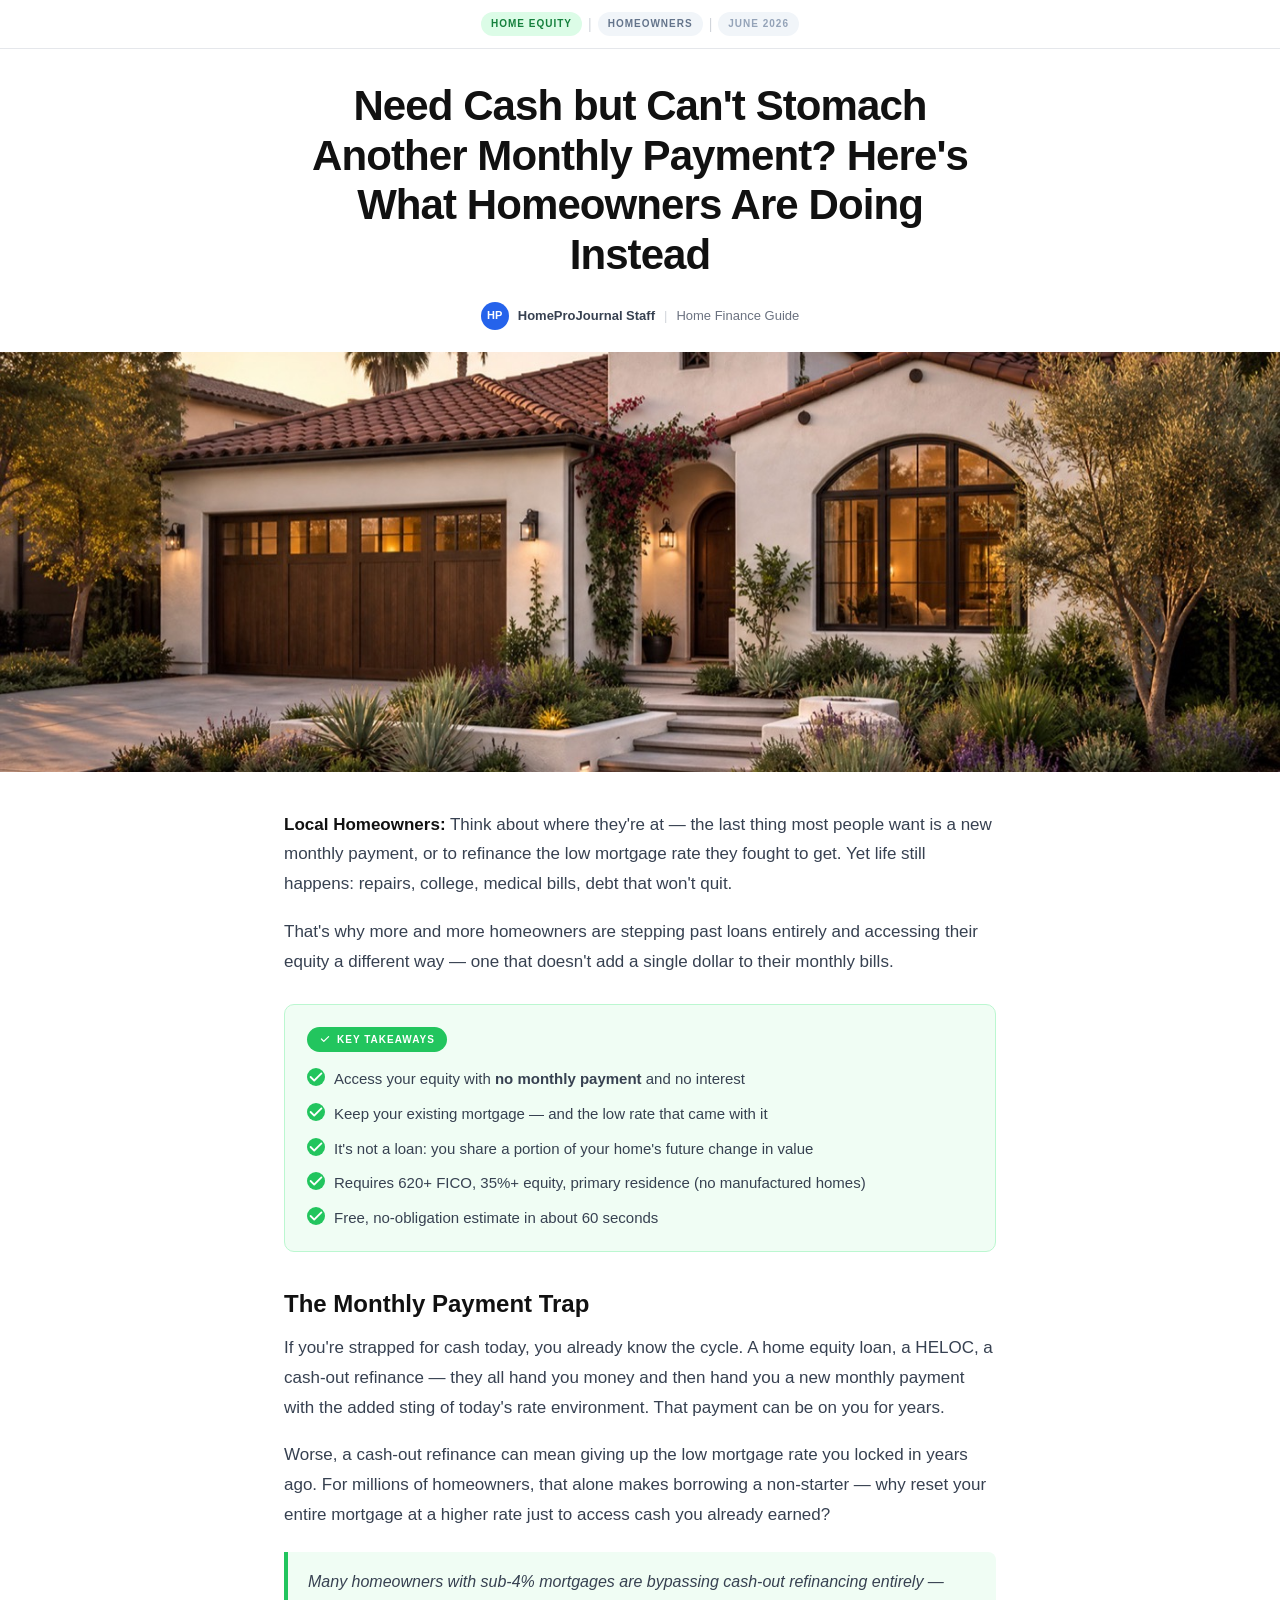
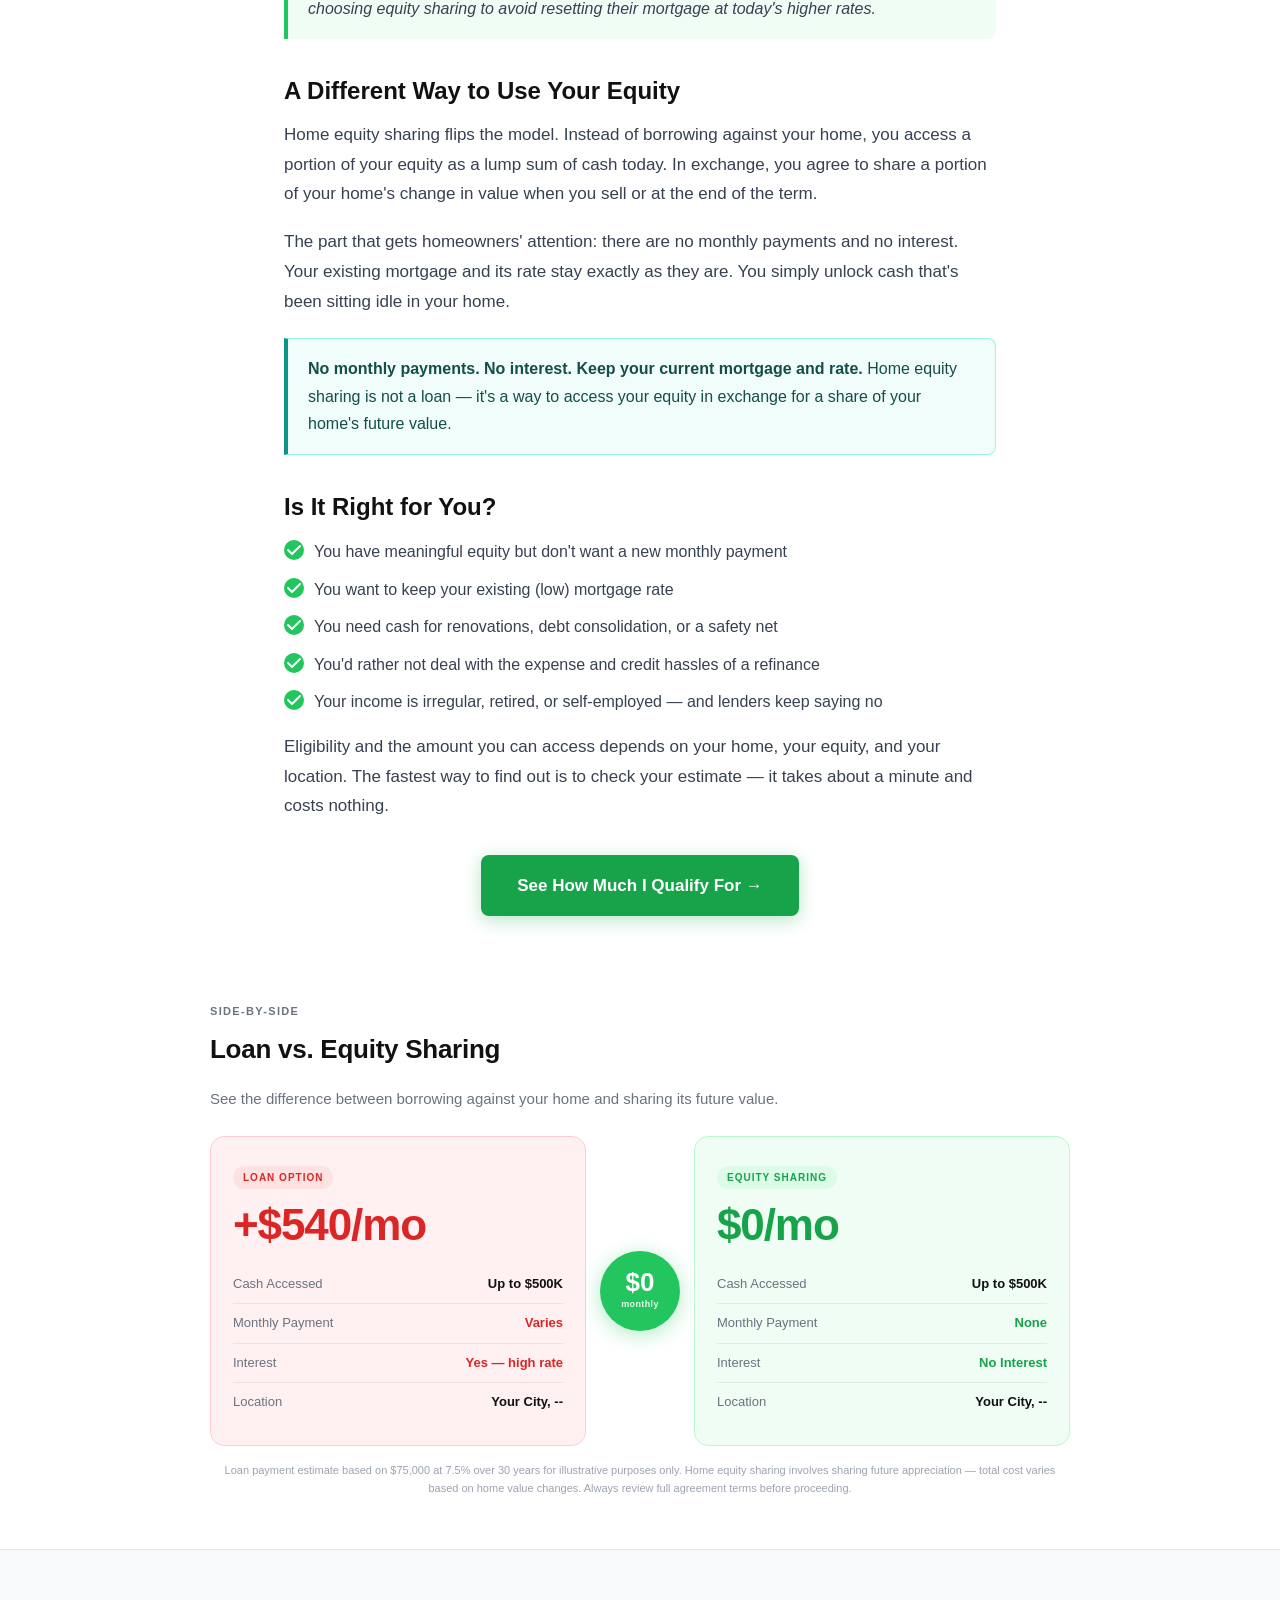
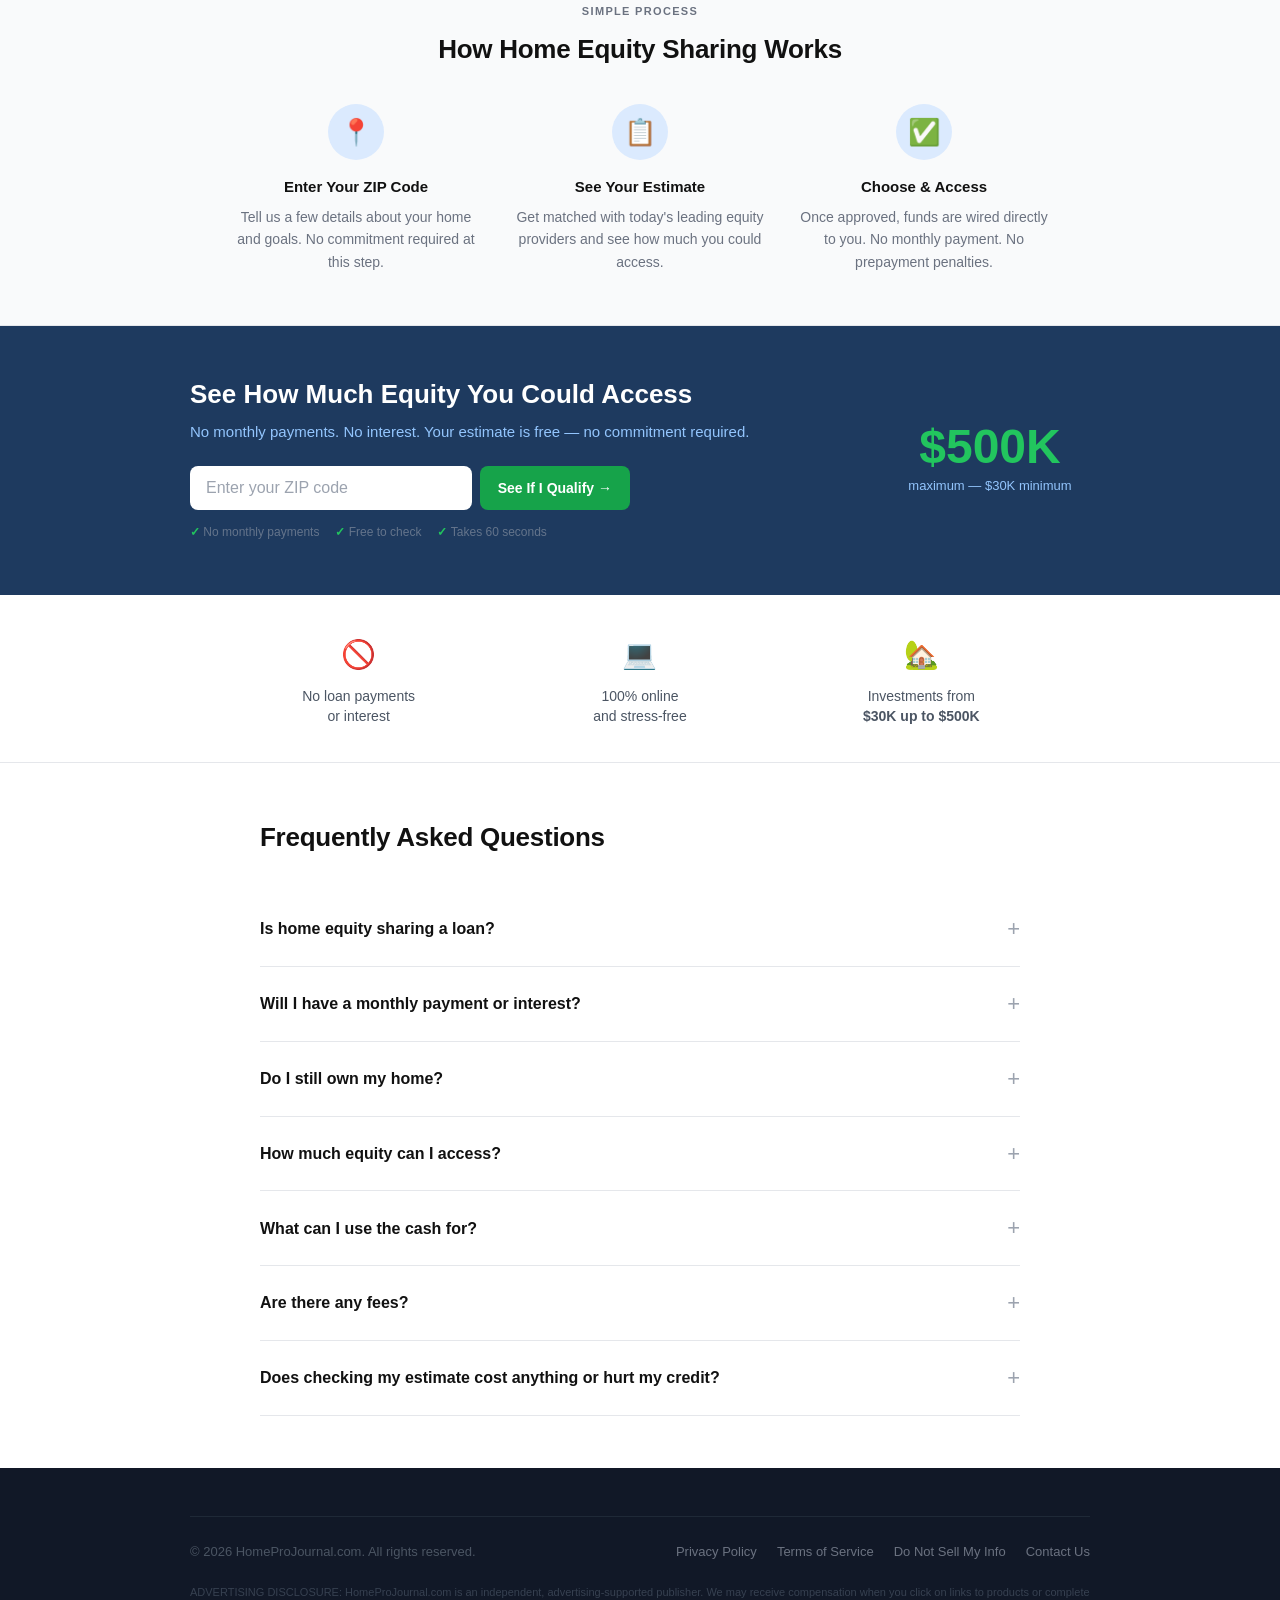
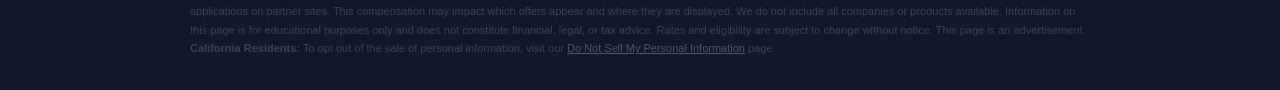
<file: home-equity-no-payment/index.html>
<!DOCTYPE html>
<html lang="en">
<head>
  <meta charset="UTF-8" />
  <meta name="viewport" content="width=device-width, initial-scale=1.0" />
  <meta name="robots" content="noindex, nofollow" />
  <title>No Monthly Payment Home Equity | HomeProJournal</title>

  <style>
    *, *::before, *::after { box-sizing: border-box; margin: 0; padding: 0; }

    body {
      font-family: -apple-system, BlinkMacSystemFont, 'Segoe UI', Roboto, 'Helvetica Neue', Arial, sans-serif;
      color: #1a1a1a;
      background: #fff;
      font-size: 17px;
      line-height: 1.72;
    }

    img { max-width: 100%; display: block; }
    a { color: inherit; }

    /* ── CATEGORY BAR ───────────────────── */
    .cat-bar {
      display: flex;
      justify-content: center;
      align-items: center;
      gap: 6px;
      padding: 12px 20px;
      border-bottom: 1px solid #e5e7eb;
      flex-wrap: wrap;
    }
    .cat-pill {
      font-size: 10px;
      font-weight: 700;
      letter-spacing: .1em;
      text-transform: uppercase;
      padding: 3px 10px;
      border-radius: 100px;
    }
    .cat-pill.topic   { background: #dcfce7; color: #15803d; }
    .cat-pill.section { background: #f1f5f9; color: #64748b; }
    .cat-pill.date    { background: #f1f5f9; color: #94a3b8; }
    .cat-sep          { color: #d1d5db; font-size: 14px; }

    /* ── ARTICLE HEADER ─────────────────── */
    .article-head {
      max-width: 760px;
      margin: 0 auto;
      padding: 32px 24px 22px;
      text-align: center;
    }
    .article-title {
      font-size: clamp(26px, 4.5vw, 42px);
      font-weight: 800;
      line-height: 1.18;
      color: #111;
      letter-spacing: -.022em;
      margin-bottom: 20px;
    }
    .author-row {
      display: inline-flex;
      align-items: center;
      gap: 9px;
      font-size: 13px;
      color: #6b7280;
    }
    .author-ava {
      width: 28px; height: 28px;
      border-radius: 50%;
      background: #2563eb;
      color: #fff;
      font-size: 11px;
      font-weight: 700;
      display: flex;
      align-items: center;
      justify-content: center;
      flex-shrink: 0;
    }
    .author-name { font-weight: 600; color: #374151; }
    .author-sep  { color: #d1d5db; }

    /* ── HERO IMAGE ─────────────────────── */
    .hero-img-wrap {
      width: 100%;
      background: linear-gradient(135deg, #1e3a5f 0%, #2563eb 100%);
      height: 420px;
      overflow: hidden;
    }
    .hero-img-wrap img {
      width: 100%;
      height: 100%;
      object-fit: cover;
      object-position: center 65%;
    }


    /* ── ARTICLE BODY ───────────────────── */
    .art {
      max-width: 760px;
      margin: 0 auto;
      padding: 38px 24px 0;
    }
    .art p {
      font-size: 17px;
      color: #374151;
      margin-bottom: 18px;
      line-height: 1.75;
    }
    .art p:last-child { margin-bottom: 0; }

    .city-lede { margin-bottom: 18px; }
    .city-lede b { color: #111; }

    /* key takeaways box */
    .takeaways {
      background: #f0fdf4;
      border: 1px solid #bbf7d0;
      border-radius: 10px;
      padding: 20px 22px;
      margin: 28px 0;
    }
    .takeaways-badge {
      display: inline-flex;
      align-items: center;
      gap: 6px;
      background: #22c55e;
      color: #fff;
      font-size: 10px;
      font-weight: 700;
      letter-spacing: .1em;
      text-transform: uppercase;
      padding: 4px 12px;
      border-radius: 100px;
      margin-bottom: 14px;
    }
    .takeaways ul {
      list-style: none;
      display: flex;
      flex-direction: column;
      gap: 9px;
    }
    .takeaways ul li {
      display: flex;
      align-items: flex-start;
      gap: 9px;
      font-size: 15px;
      color: #374151;
    }
    .takeaways ul li::before {
      content: '';
      width: 18px; height: 18px;
      background: #22c55e url("data:image/svg+xml,%3Csvg xmlns='http://www.w3.org/2000/svg' viewBox='0 0 20 20' fill='white'%3E%3Cpath fill-rule='evenodd' d='M16.707 5.293a1 1 0 010 1.414l-8 8a1 1 0 01-1.414 0l-4-4a1 1 0 011.414-1.414L8 12.586l7.293-7.293a1 1 0 011.414 0z' clip-rule='evenodd'/%3E%3C/svg%3E") center/cover;
      border-radius: 50%;
      flex-shrink: 0;
      margin-top: 2px;
    }

    h2.ah2 {
      font-size: 24px;
      font-weight: 800;
      color: #111;
      line-height: 1.3;
      margin: 36px 0 14px;
    }

    /* callout boxes */
    .callout-green {
      background: #f0fdf4;
      border-left: 4px solid #22c55e;
      border-radius: 0 8px 8px 0;
      padding: 16px 20px;
      margin: 22px 0;
      font-size: 16px;
      color: #374151;
      font-style: italic;
    }
    .callout-teal {
      background: #f0fdfa;
      border: 1px solid #99f6e4;
      border-left: 4px solid #0d9488;
      border-radius: 0 8px 8px 0;
      padding: 16px 20px;
      margin: 22px 0;
      font-size: 16px;
      color: #134e4a;
    }

    /* checklist */
    .cklist {
      list-style: none;
      display: flex;
      flex-direction: column;
      gap: 10px;
      margin: 16px 0;
    }
    .cklist li {
      display: flex;
      align-items: flex-start;
      gap: 10px;
      font-size: 16px;
      color: #374151;
    }
    .cklist li::before {
      content: '';
      width: 20px; height: 20px;
      background: #22c55e url("data:image/svg+xml,%3Csvg xmlns='http://www.w3.org/2000/svg' viewBox='0 0 20 20' fill='white'%3E%3Cpath fill-rule='evenodd' d='M16.707 5.293a1 1 0 010 1.414l-8 8a1 1 0 01-1.414 0l-4-4a1 1 0 011.414-1.414L8 12.586l7.293-7.293a1 1 0 011.414 0z' clip-rule='evenodd'/%3E%3C/svg%3E") center/cover;
      border-radius: 50%;
      flex-shrink: 0;
      margin-top: 2px;
    }

    /* CTA button */
    .cta-wrap { text-align: center; margin: 34px 0; }
    .btn-green {
      display: inline-block;
      background: #16a34a;
      color: #fff;
      font-size: 17px;
      font-weight: 700;
      padding: 16px 36px;
      border-radius: 8px;
      text-decoration: none;
      transition: background .18s;
      box-shadow: 0 4px 18px rgba(22,163,74,.3);
    }
    .btn-green:hover { background: #15803d; }

    /* ── SECTION LABELS ────────────────── */
    .sec-kicker {
      text-align: center;
      font-size: 11px;
      font-weight: 700;
      letter-spacing: .12em;
      text-transform: uppercase;
      color: #6b7280;
      margin-bottom: 6px;
    }
    .sec-title {
      text-align: center;
      font-size: 26px;
      font-weight: 800;
      color: #111;
      margin-bottom: 32px;
      letter-spacing: -.01em;
    }

    /* ── LOAN VS EQUITY SHARING ─────────── */
    .comparison-wrap {
      padding: 52px 24px;
    }
    .comparison-inner {
      max-width: 860px;
      margin: 0 auto;
    }
    .comp-cards {
      display: grid;
      grid-template-columns: 1fr 84px 1fr;
      gap: 12px;
      align-items: center;
      margin-top: 24px;
    }
    .comp-card {
      border-radius: 14px;
      padding: 24px 22px;
    }
    .comp-card.loan   { background: #fff1f2; border: 1px solid #fecdd3; }
    .comp-card.equity { background: #f0fdf4; border: 1px solid #bbf7d0; }

    .comp-tag {
      display: inline-block;
      font-size: 10px;
      font-weight: 700;
      letter-spacing: .1em;
      text-transform: uppercase;
      padding: 3px 10px;
      border-radius: 100px;
      margin-bottom: 14px;
    }
    .comp-tag.loan   { background: #fee2e2; color: #dc2626; }
    .comp-tag.equity { background: #dcfce7; color: #16a34a; }

    .comp-amount {
      font-size: 44px;
      font-weight: 900;
      line-height: 1;
      margin-bottom: 18px;
      letter-spacing: -.025em;
    }
    .comp-amount.loan   { color: #dc2626; }
    .comp-amount.equity { color: #16a34a; }

    .comp-row {
      display: flex;
      justify-content: space-between;
      font-size: 13px;
      padding: 8px 0;
      border-bottom: 1px solid rgba(0,0,0,.07);
    }
    .comp-row:last-child { border-bottom: none; }
    .comp-row-lbl { color: #6b7280; }
    .comp-row-val { font-weight: 600; color: #111; }

    .comp-vs {
      display: flex;
      justify-content: center;
      align-items: center;
    }
    .zero-circle {
      width: 80px; height: 80px;
      border-radius: 50%;
      background: #22c55e;
      color: #fff;
      display: flex;
      flex-direction: column;
      align-items: center;
      justify-content: center;
      box-shadow: 0 4px 20px rgba(34,197,94,.35);
    }
    .zero-num   { font-size: 26px; font-weight: 900; line-height: 1; }
    .zero-label { font-size: 9px; font-weight: 600; opacity: .9; letter-spacing: .04em; margin-top: 2px; }

    .comp-disclaimer {
      font-size: 11px;
      color: #9ca3af;
      text-align: center;
      margin-top: 16px;
      line-height: 1.6;
    }

    /* ── HOW IT WORKS ───────────────────── */
    .how-wrap {
      background: #f9fafb;
      border-top: 1px solid #e5e7eb;
      border-bottom: 1px solid #e5e7eb;
      padding: 52px 24px;
    }
    .steps-row {
      max-width: 820px;
      margin: 32px auto 0;
      display: grid;
      grid-template-columns: repeat(3, 1fr);
      gap: 32px;
      text-align: center;
    }
    .step-icon-wrap {
      width: 56px; height: 56px;
      border-radius: 50%;
      background: #dbeafe;
      display: flex;
      align-items: center;
      justify-content: center;
      margin: 0 auto 14px;
      font-size: 26px;
    }
    .step-title { font-size: 15px; font-weight: 700; color: #111; margin-bottom: 6px; }
    .step-desc  { font-size: 14px; color: #6b7280; line-height: 1.6; }

    /* ── DARK CTA ───────────────────────── */
    .dark-cta {
      background: #1e3a5f;
      padding: 52px 24px;
    }
    .dark-cta-inner {
      max-width: 900px;
      margin: 0 auto;
      display: grid;
      grid-template-columns: 1fr 200px;
      gap: 48px;
      align-items: center;
    }
    .dark-cta-title {
      font-size: 26px;
      font-weight: 800;
      color: #fff;
      margin-bottom: 8px;
      line-height: 1.25;
    }
    .dark-cta-sub {
      font-size: 15px;
      color: #93c5fd;
      margin-bottom: 22px;
    }
    .zip-form {
      display: flex;
      gap: 8px;
      max-width: 440px;
    }
    .zip-input {
      flex: 1;
      padding: 13px 16px;
      border-radius: 8px;
      border: none;
      font-size: 16px;
      color: #111;
      background: #fff;
    }
    .zip-input::placeholder { color: #9ca3af; }
    .btn-zip {
      white-space: nowrap;
      background: #16a34a;
      color: #fff;
      font-size: 14px;
      font-weight: 700;
      padding: 13px 18px;
      border-radius: 8px;
      border: none;
      cursor: pointer;
      transition: background .18s;
    }
    .btn-zip:hover { background: #15803d; }
    .zip-trust {
      display: flex;
      gap: 16px;
      margin-top: 12px;
      flex-wrap: wrap;
    }
    .zip-trust span {
      font-size: 12px;
      color: #64748b;
    }
    .zip-trust span::before { content: '✓ '; color: #22c55e; font-weight: 700; }

    .dark-cta-right { text-align: center; }
    .avg-num   { font-size: 48px; font-weight: 900; color: #22c55e; line-height: 1; }
    .avg-label { font-size: 13px; color: #93c5fd; margin-top: 4px; }


    /* ── TRUST BADGES ───────────────────── */
    .trust-section {
      padding: 36px 24px;
      border-bottom: 1px solid #e5e7eb;
    }
    .trust-grid {
      max-width: 820px;
      margin: 0 auto;
      display: grid;
      grid-template-columns: repeat(3, 1fr);
      gap: 24px;
      text-align: center;
    }
    .trust-icon { font-size: 28px; margin-bottom: 8px; }
    .trust-text { font-size: 14px; color: #4b5563; font-weight: 500; line-height: 1.4; }

    /* ── FAQ ────────────────────────────── */
    .faq-section {
      padding: 52px 24px;
    }
    .faq-inner { max-width: 760px; margin: 0 auto; }

    details.faq {
      border-bottom: 1px solid #e5e7eb;
    }
    details.faq summary {
      display: flex;
      justify-content: space-between;
      align-items: center;
      padding: 18px 0;
      font-size: 16px;
      font-weight: 600;
      color: #111;
      cursor: pointer;
      list-style: none;
      gap: 16px;
    }
    details.faq summary::-webkit-details-marker { display: none; }
    details.faq summary::after {
      content: '+';
      font-size: 22px;
      font-weight: 300;
      color: #9ca3af;
      flex-shrink: 0;
    }
    details.faq[open] summary::after { content: '−'; }
    details.faq .faq-ans {
      padding: 0 0 18px;
      font-size: 15px;
      color: #4b5563;
      line-height: 1.7;
    }

    /* ── FOOTER ─────────────────────────── */
    footer {
      background: #111827;
      color: #9ca3af;
      padding: 48px 24px 32px;
    }
    .footer-grid {
      max-width: 900px;
      margin: 0 auto;
      display: grid;
      grid-template-columns: 2fr 1fr 1fr 1.5fr;
      gap: 40px;
      margin-bottom: 36px;
    }
    .footer-brand-name {
      font-size: 15px;
      font-weight: 800;
      color: #fff;
      margin-bottom: 10px;
    }
    .footer-brand p {
      font-size: 13px;
      line-height: 1.7;
      margin-bottom: 16px;
      color: #6b7280;
    }
    .footer-col-title {
      font-size: 11px;
      font-weight: 700;
      letter-spacing: .1em;
      text-transform: uppercase;
      color: #d1d5db;
      margin-bottom: 14px;
    }
    .footer-links {
      list-style: none;
      display: flex;
      flex-direction: column;
      gap: 9px;
    }
    .footer-links a {
      font-size: 13px;
      color: #6b7280;
      text-decoration: none;
    }
    .footer-links a:hover { color: #fff; }

    .newsletter-form {
      display: flex;
      gap: 6px;
      margin-top: 4px;
    }
    .nl-input {
      flex: 1;
      min-width: 0;
      padding: 9px 12px;
      border-radius: 6px;
      border: 1px solid #374151;
      background: #1f2937;
      color: #fff;
      font-size: 13px;
    }
    .nl-input::placeholder { color: #6b7280; }
    .nl-btn {
      background: #2563eb;
      color: #fff;
      font-size: 13px;
      font-weight: 600;
      padding: 9px 14px;
      border: none;
      border-radius: 6px;
      cursor: pointer;
      white-space: nowrap;
    }

    .footer-bottom {
      max-width: 900px;
      margin: 0 auto;
      padding-top: 24px;
      border-top: 1px solid #1f2937;
      display: flex;
      justify-content: space-between;
      align-items: center;
      flex-wrap: wrap;
      gap: 12px;
    }
    .footer-copy { font-size: 13px; color: #4b5563; }
    .footer-fb-links { display: flex; gap: 20px; flex-wrap: wrap; }
    .footer-fb-links a {
      font-size: 13px;
      color: #6b7280;
      text-decoration: none;
    }
    .footer-fb-links a:hover { color: #fff; text-decoration: underline; }

    .footer-legal {
      max-width: 900px;
      margin: 20px auto 0;
      font-size: 11px;
      color: #374151;
      line-height: 1.7;
    }
    .footer-legal a { color: #4b5563; }

    /* ── RESPONSIVE ─────────────────────── */
    @media (max-width: 800px) {
      .t-grid          { grid-template-columns: 1fr; }
      .comp-cards      { grid-template-columns: 1fr; }
      .comp-vs         { display: none; }
      .steps-row       { grid-template-columns: 1fr; text-align: left; }
      .step-icon-wrap  { margin: 0 0 12px; }
      .dark-cta-inner  { grid-template-columns: 1fr; }
      .dark-cta-right  { display: none; }
      .trust-grid      { grid-template-columns: 1fr; }
      .footer-grid     { grid-template-columns: 1fr 1fr; gap: 28px; }
    }
    @media (max-width: 500px) {
      .footer-grid     { grid-template-columns: 1fr; }
      .zip-form        { flex-direction: column; }
    }
  </style>
</head>
<body>

  <!-- Category pills -->
  <div class="cat-bar">
    <span class="cat-pill topic">Home Equity</span>
    <span class="cat-sep">|</span>
    <span class="cat-pill section">Homeowners</span>
    <span class="cat-sep">|</span>
    <span class="cat-pill date">June 2026</span>
  </div>

  <!-- Article headline + author -->
  <div class="article-head">
    <h1 class="article-title">Need Cash but Can't Stomach Another Monthly Payment? Here's What <span class="region-inject"></span> Homeowners Are Doing Instead</h1>
    <div class="author-row">
      <div class="author-ava">HP</div>
      <span class="author-name">HomeProJournal Staff</span>
      <span class="author-sep">|</span>
      <span>Home Finance Guide</span>
    </div>
  </div>

  <!-- Hero image — replace src with your image -->
  <div class="hero-img-wrap">
    <img src="hero-og.jpg" alt="Homeowners relaxing at their home" />
  </div>

  <!-- Article body -->
  <div class="art">

    <p class="city-lede"><b><span class="city-inject">Local</span> Homeowners:</b> Think about where they're at — the last thing most people want is a new monthly payment, or to refinance the low mortgage rate they fought to get. Yet life still happens: repairs, college, medical bills, debt that won't quit.</p>

    <p>That's why more and more homeowners are stepping past loans entirely and accessing their equity a different way — one that doesn't add a single dollar to their monthly bills.</p>

    <!-- Key takeaways -->
    <div class="takeaways">
      <div class="takeaways-badge">
        <svg width="12" height="12" viewBox="0 0 20 20" fill="currentColor"><path fill-rule="evenodd" d="M16.707 5.293a1 1 0 010 1.414l-8 8a1 1 0 01-1.414 0l-4-4a1 1 0 011.414-1.414L8 12.586l7.293-7.293a1 1 0 011.414 0z" clip-rule="evenodd"/></svg>
        Key Takeaways
      </div>
      <ul>
        <li><span>Access your equity with <strong>no monthly payment</strong> and no interest</span></li>
        <li>Keep your existing mortgage — and the low rate that came with it</li>
        <li>It's not a loan: you share a portion of your home's future change in value</li>
        <li>Requires 620+ FICO, 35%+ equity, primary residence (no manufactured homes)</li>
        <li>Free, no-obligation estimate in about 60 seconds</li>
      </ul>
    </div>

    <h2 class="ah2">The Monthly Payment Trap</h2>

    <p>If you're strapped for cash today, you already know the cycle. A home equity loan, a HELOC, a cash-out refinance — they all hand you money and then hand you a new monthly payment with the added sting of today's rate environment. That payment can be on you for years.</p>

    <p>Worse, a cash-out refinance can mean giving up the low mortgage rate you locked in years ago. For millions of homeowners, that alone makes borrowing a non-starter — why reset your entire mortgage at a higher rate just to access cash you already earned?</p>

    <div class="callout-green">
      Many homeowners with sub-4% mortgages are bypassing cash-out refinancing entirely — choosing equity sharing to avoid resetting their mortgage at today's higher rates.
    </div>

    <h2 class="ah2">A Different Way to Use Your Equity</h2>

    <p>Home equity sharing flips the model. Instead of borrowing against your home, you access a portion of your equity as a lump sum of cash today. In exchange, you agree to share a portion of your home's change in value when you sell or at the end of the term.</p>

    <p>The part that gets homeowners' attention: there are no monthly payments and no interest. Your existing mortgage and its rate stay exactly as they are. You simply unlock cash that's been sitting idle in your home.</p>

    <div class="callout-teal">
      <strong>No monthly payments. No interest. Keep your current mortgage and rate.</strong> Home equity sharing is not a loan — it's a way to access your equity in exchange for a share of your home's future value.
    </div>

    <h2 class="ah2">Is It Right for You?</h2>

    <ul class="cklist">
      <li>You have meaningful equity but don't want a new monthly payment</li>
      <li>You want to keep your existing (low) mortgage rate</li>
      <li>You need cash for renovations, debt consolidation, or a safety net</li>
      <li>You'd rather not deal with the expense and credit hassles of a refinance</li>
      <li>Your income is irregular, retired, or self-employed — and lenders keep saying no</li>
    </ul>

    <p>Eligibility and the amount you can access depends on your home, your equity, and your location. The fastest way to find out is to check your estimate — it takes about a minute and costs nothing.</p>

    <div class="cta-wrap">
      <a href="https://read.homeprojournal.com/cf/click" class="btn-green">See How Much I Qualify For &rarr;</a>
    </div>

  </div><!-- /art -->

  <!-- LOAN VS EQUITY SHARING -->
  <div class="comparison-wrap">
    <div class="comparison-inner">
      <p class="sec-kicker" style="text-align:left">Side-by-Side</p>
      <p class="sec-title" style="text-align:left">Loan vs. Equity Sharing</p>
      <p style="font-size:15px;color:#6b7280;margin-top:-18px">See the difference between borrowing against your home and sharing its future value.</p>
      <div class="comp-cards">

        <div class="comp-card loan">
          <span class="comp-tag loan">Loan Option</span>
          <div class="comp-amount loan">+$540/mo</div>
          <div class="comp-row"><span class="comp-row-lbl">Cash Accessed</span><span class="comp-row-val">Up to $500K</span></div>
          <div class="comp-row"><span class="comp-row-lbl">Monthly Payment</span><span class="comp-row-val" style="color:#dc2626">Varies</span></div>
          <div class="comp-row"><span class="comp-row-lbl">Interest</span><span class="comp-row-val" style="color:#dc2626">Yes — high rate</span></div>
          <div class="comp-row"><span class="comp-row-lbl">Location</span><span class="comp-row-val"><span class="city-inject">Your City</span>, <span class="region-abbr-inject">--</span></span></div>
        </div>

        <div class="comp-vs">
          <div class="zero-circle">
            <span class="zero-num">$0</span>
            <span class="zero-label">monthly</span>
          </div>
        </div>

        <div class="comp-card equity">
          <span class="comp-tag equity">Equity Sharing</span>
          <div class="comp-amount equity">$0/mo</div>
          <div class="comp-row"><span class="comp-row-lbl">Cash Accessed</span><span class="comp-row-val">Up to $500K</span></div>
          <div class="comp-row"><span class="comp-row-lbl">Monthly Payment</span><span class="comp-row-val" style="color:#16a34a">None</span></div>
          <div class="comp-row"><span class="comp-row-lbl">Interest</span><span class="comp-row-val" style="color:#16a34a">No Interest</span></div>
          <div class="comp-row"><span class="comp-row-lbl">Location</span><span class="comp-row-val"><span class="city-inject">Your City</span>, <span class="region-abbr-inject">--</span></span></div>
        </div>

      </div>
      <p class="comp-disclaimer">Loan payment estimate based on $75,000 at 7.5% over 30 years for illustrative purposes only. Home equity sharing involves sharing future appreciation — total cost varies based on home value changes. Always review full agreement terms before proceeding.</p>
    </div>
  </div>

  <!-- HOW IT WORKS -->
  <div class="how-wrap">
    <p class="sec-kicker">Simple Process</p>
    <p class="sec-title">How Home Equity Sharing Works</p>
    <div class="steps-row">
      <div>
        <div class="step-icon-wrap">📍</div>
        <div class="step-title">Enter Your ZIP Code</div>
        <div class="step-desc">Tell us a few details about your home and goals. No commitment required at this step.</div>
      </div>
      <div>
        <div class="step-icon-wrap">📋</div>
        <div class="step-title">See Your Estimate</div>
        <div class="step-desc">Get matched with today's leading equity providers and see how much you could access.</div>
      </div>
      <div>
        <div class="step-icon-wrap">✅</div>
        <div class="step-title">Choose &amp; Access</div>
        <div class="step-desc">Once approved, funds are wired directly to you. No monthly payment. No prepayment penalties.</div>
      </div>
    </div>
  </div>

  <!-- DARK CTA -->
  <div class="dark-cta" id="check-eligibility">
    <div class="dark-cta-inner">
      <div>
        <div class="dark-cta-title">See How Much Equity You Could Access</div>
        <div class="dark-cta-sub">No monthly payments. No interest. Your estimate is free — no commitment required.</div>
        <form class="zip-form" action="https://read.homeprojournal.com/cf/click" method="GET">
          <input class="zip-input" type="text" name="zip" inputmode="numeric" placeholder="Enter your ZIP code" maxlength="5" />
          <button class="btn-zip" type="submit">See If I Qualify &rarr;</button>
        </form>
        <div class="zip-trust">
          <span>No monthly payments</span>
          <span>Free to check</span>
          <span>Takes 60 seconds</span>
        </div>
      </div>
      <div class="dark-cta-right">
        <div class="avg-num">$500K</div>
        <div class="avg-label">maximum — $30K minimum</div>
      </div>
    </div>
  </div>

  <!-- TRUST BADGES -->
  <div class="trust-section">
    <div class="trust-grid">
      <div>
        <div class="trust-icon">🚫</div>
        <div class="trust-text">No loan payments<br />or interest</div>
      </div>
      <div>
        <div class="trust-icon">💻</div>
        <div class="trust-text">100% online<br />and stress-free</div>
      </div>
      <div>
        <div class="trust-icon">🏡</div>
        <div class="trust-text">Investments from<br /><strong>$30K up to $500K</strong></div>
      </div>
    </div>
  </div>

  <!-- FAQ -->
  <div class="faq-section">
    <div class="faq-inner">
      <p class="sec-title" style="text-align:left">Frequently Asked Questions</p>

      <details class="faq">
        <summary>Is home equity sharing a loan?</summary>
        <p class="faq-ans">No. It's not a loan and it doesn't appear as debt on your credit report. You're selling a small stake in your home's future appreciation in exchange for a lump sum today. There's no APR, no monthly payment, and no interest charges.</p>
      </details>
      <details class="faq">
        <summary>Will I have a monthly payment or interest?</summary>
        <p class="faq-ans">No. That's the core difference from a HELOC or cash-out refinance. With equity sharing, there is no monthly payment and no interest rate. You settle only when you sell, refinance on your own terms, or reach the end of the term.</p>
      </details>
      <details class="faq">
        <summary>Do I still own my home?</summary>
        <p class="faq-ans">Yes, completely. You remain the full legal owner of your property. The company has a lien that gets settled at a future exit event, but you live in your home normally — your name is still on the deed.</p>
      </details>
      <details class="faq">
        <summary>How much equity can I access?</summary>
        <p class="faq-ans">Investment amounts range from $30,000–$500,000, typically 5%–15% of your home's current market value. You'll need a 620+ FICO score, 35%+ equity, and a primary residence (no manufactured homes). Checking your estimate takes about a minute and is free.</p>
      </details>
      <details class="faq">
        <summary>What can I use the cash for?</summary>
        <p class="faq-ans">Anything you choose — debt payoff, home renovations, medical bills, education, retirement income, starting a business. There are no restrictions on how you use the funds once they're wired to your account.</p>
      </details>
      <details class="faq">
        <summary>Are there any fees?</summary>
        <p class="faq-ans">Yes. There is a one-time transaction fee — typically around 3.9% of the investment amount — deducted at closing. There are no monthly fees, no ongoing interest charges, and no prepayment penalties. When you settle (at sale or end of term), you repay the original investment amount plus or minus the agreed share of your home's change in value. Total cost depends on how your home's value changes over time.</p>
      </details>
      <details class="faq">
        <summary>Does checking my estimate cost anything or hurt my credit?</summary>
        <p class="faq-ans">The estimate check is free. Many providers use a soft credit pull for the initial check — confirm the specific process with your provider, as practices vary. A hard inquiry typically only occurs if you choose to proceed with a full application.</p>
      </details>
    </div>
  </div>

  <!-- FOOTER -->
  <footer>
    <div class="footer-bottom">
      <span class="footer-copy">&copy; 2026 HomeProJournal.com. All rights reserved.</span>
      <nav class="footer-fb-links">
        <a href="https://homeprojournal.com/privacy/">Privacy Policy</a>
        <a href="https://homeprojournal.com/terms/">Terms of Service</a>
        <a href="https://homeprojournal.com/do-not-sell/">Do Not Sell My Info</a>
        <a href="https://homeprojournal.com/contact/">Contact Us</a>
      </nav>
    </div>

    <p class="footer-legal">
      ADVERTISING DISCLOSURE: HomeProJournal.com is an independent, advertising-supported publisher. We may receive compensation when you click on links to products or complete applications on partner sites. This compensation may impact which offers appear and where they are displayed. We do not include all companies or products available. Information on this page is for educational purposes only and does not constitute financial, legal, or tax advice. Rates and eligibility are subject to change without notice. This page is an advertisement. <strong>California Residents:</strong> To opt out of the sale of personal information, visit our <a href="https://homeprojournal.com/do-not-sell/">Do Not Sell My Personal Information</a> page.
    </p>
  </footer>

  <script>
    (function () {
      var stateAbbr = {
        'alabama':'AL','alaska':'AK','arizona':'AZ','arkansas':'AR','california':'CA',
        'colorado':'CO','connecticut':'CT','delaware':'DE','florida':'FL','georgia':'GA',
        'hawaii':'HI','idaho':'ID','illinois':'IL','indiana':'IN','iowa':'IA',
        'kansas':'KS','kentucky':'KY','louisiana':'LA','maine':'ME','maryland':'MD',
        'massachusetts':'MA','michigan':'MI','minnesota':'MN','mississippi':'MS',
        'missouri':'MO','montana':'MT','nebraska':'NE','nevada':'NV',
        'new hampshire':'NH','new jersey':'NJ','new mexico':'NM','new york':'NY',
        'north carolina':'NC','north dakota':'ND','ohio':'OH','oklahoma':'OK',
        'oregon':'OR','pennsylvania':'PA','rhode island':'RI','south carolina':'SC',
        'south dakota':'SD','tennessee':'TN','texas':'TX','utah':'UT',
        'vermont':'VT','virginia':'VA','washington':'WA','west virginia':'WV',
        'wisconsin':'WI','wyoming':'WY'
      };

      function titleCase(s) {
        return decodeURIComponent(s).replace(/\w\S*/g, function(t) {
          return t.charAt(0).toUpperCase() + t.substr(1).toLowerCase();
        });
      }

      function inject(rawCity, rawRegion) {
        var city         = rawCity   ? titleCase(rawCity)   : '';
        var region       = rawRegion ? titleCase(rawRegion) : '';
        var regionLower  = (rawRegion || '').toLowerCase();
        var resolvedAbbr = stateAbbr[regionLower] || (rawRegion || '').toUpperCase().slice(0, 2);

        if (city)   document.querySelectorAll('.city-inject').forEach(function(el){ el.textContent = city; });
        if (region) document.querySelectorAll('.region-inject').forEach(function(el){ el.textContent = region; });
        document.querySelectorAll('.region-abbr-inject').forEach(function(el){
          el.textContent = resolvedAbbr || '--';
        });
      }

      var params    = new URLSearchParams(window.location.search);
      var rawCity   = (params.get('city')   || '').trim();
      var rawRegion = (params.get('region') || '').trim();

      if (rawCity || rawRegion) {
        inject(rawCity, rawRegion);
      } else {
        fetch('https://ipapi.co/json/')
          .then(function(r) { return r.json(); })
          .then(function(d) { inject(d.city || '', d.region || ''); })
          .catch(function()  { /* fail silently — fallback text already in HTML */ });
      }
    })();
  </script>

</body>
</html>
</file>
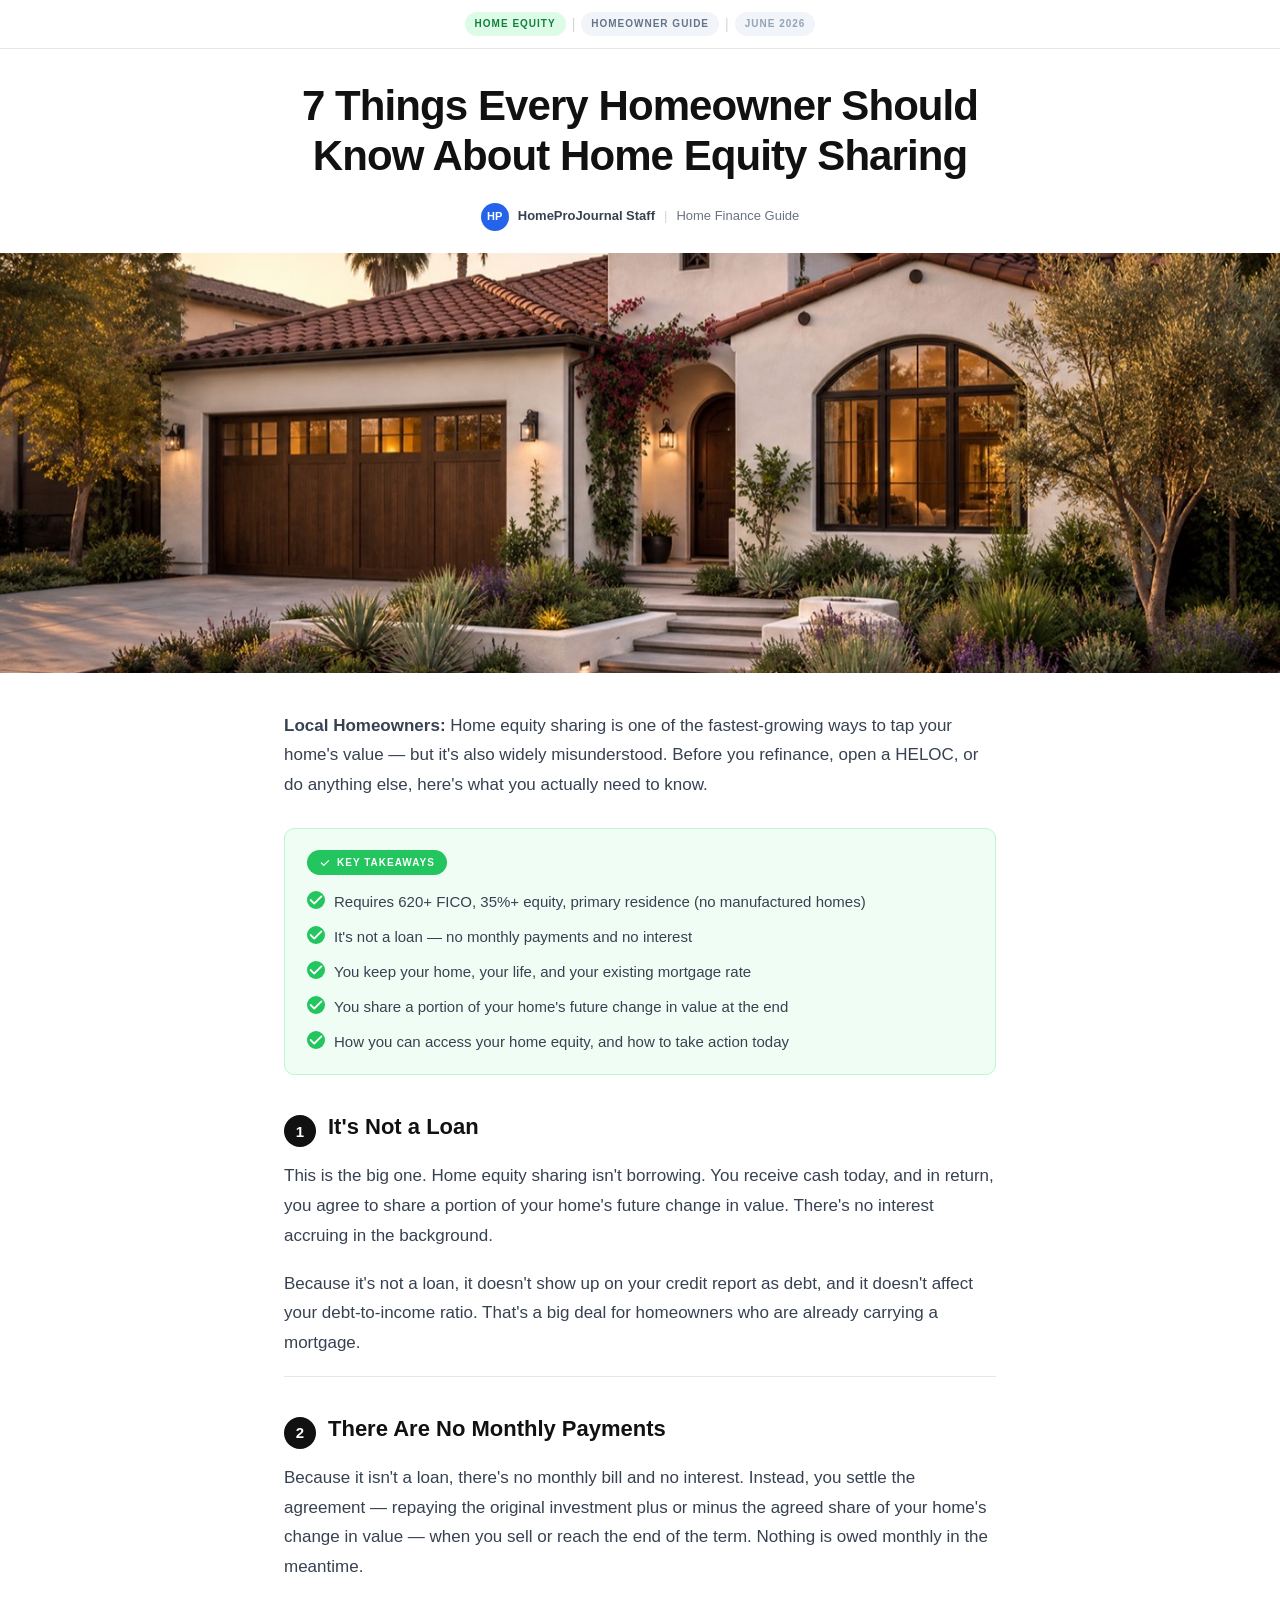
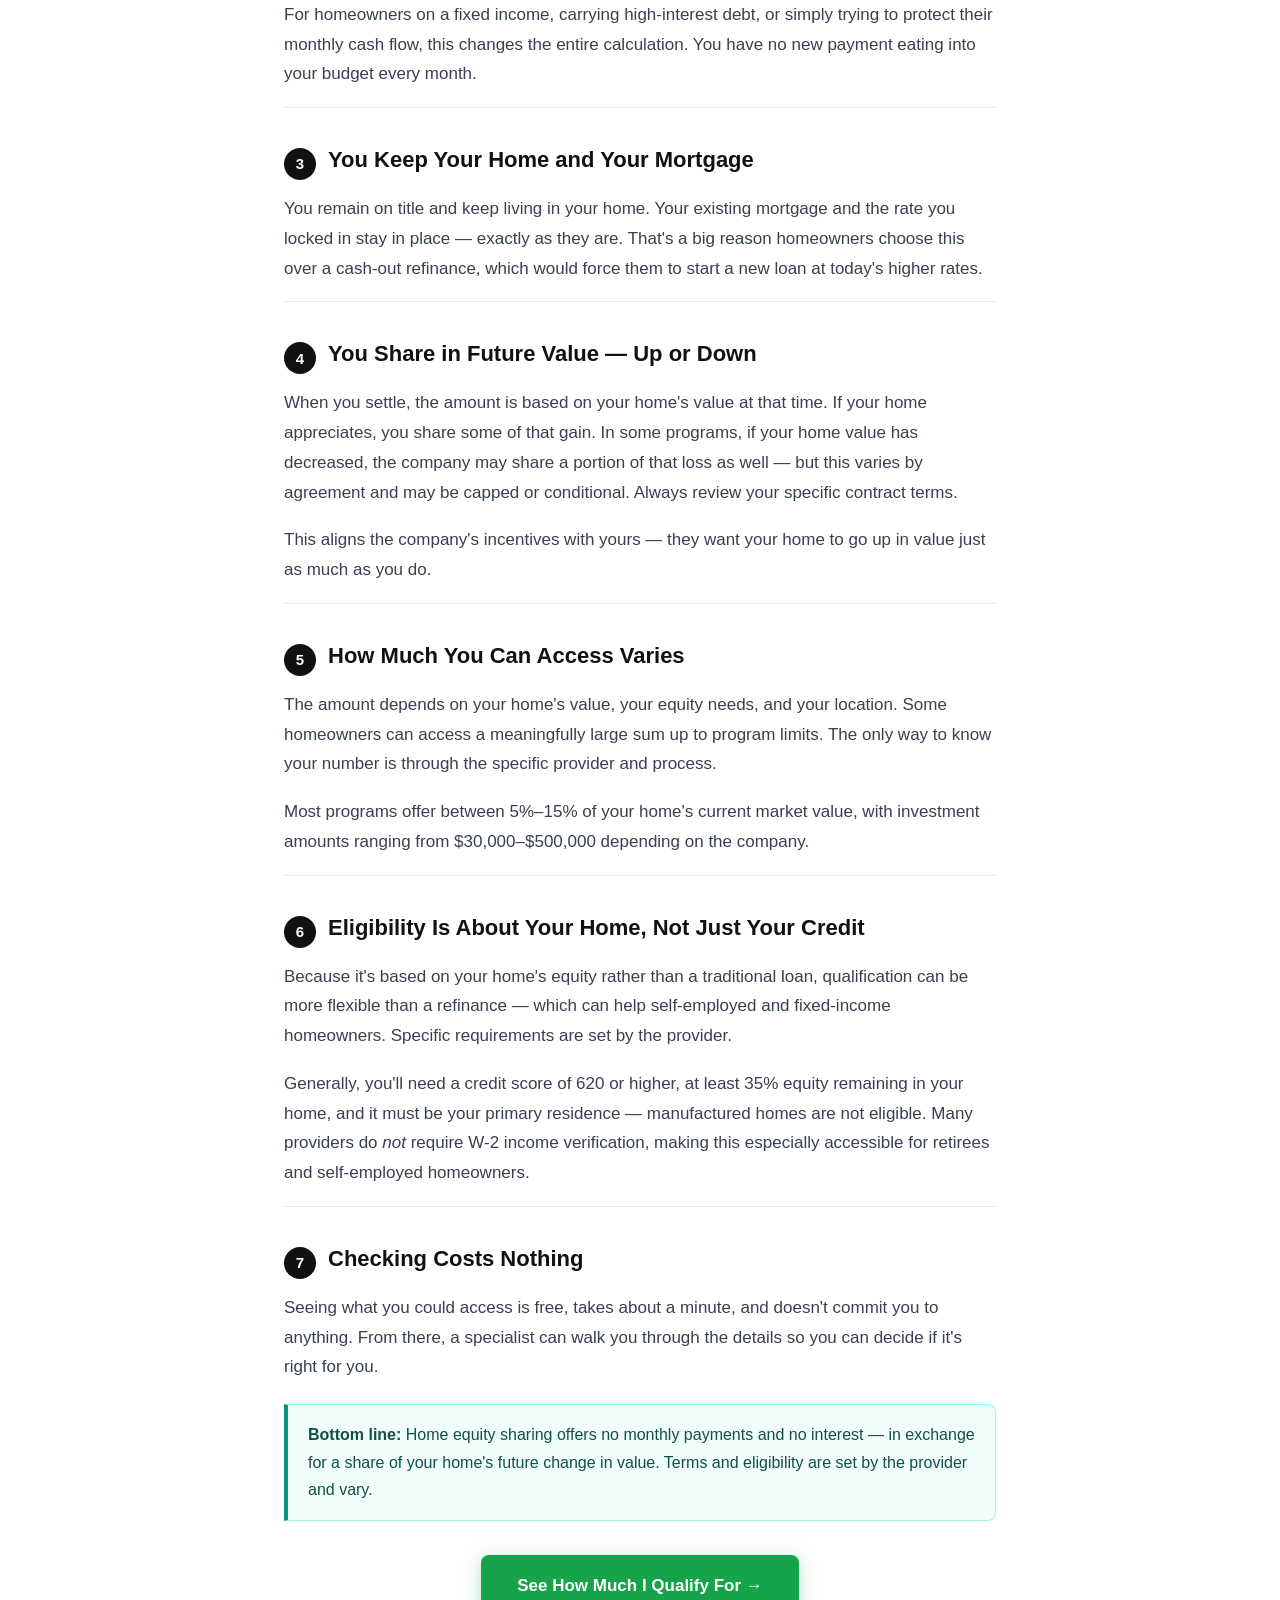
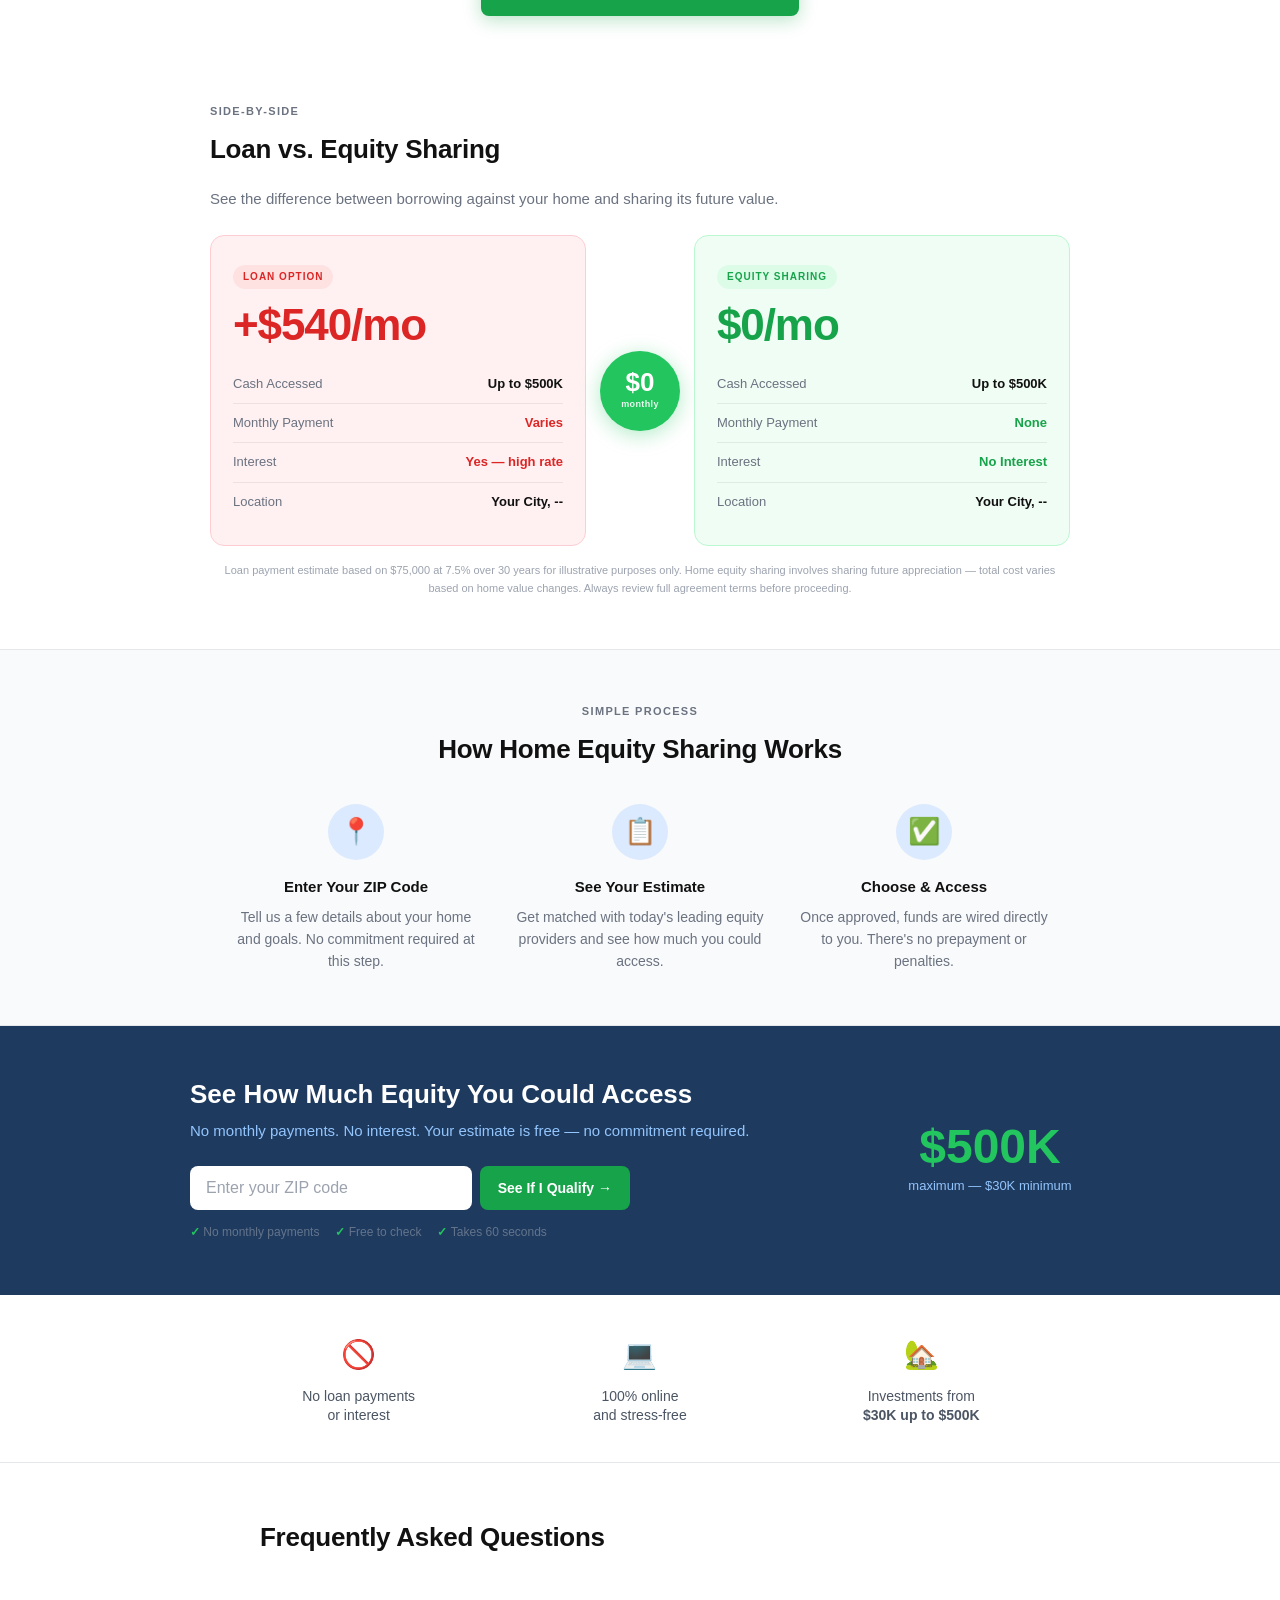
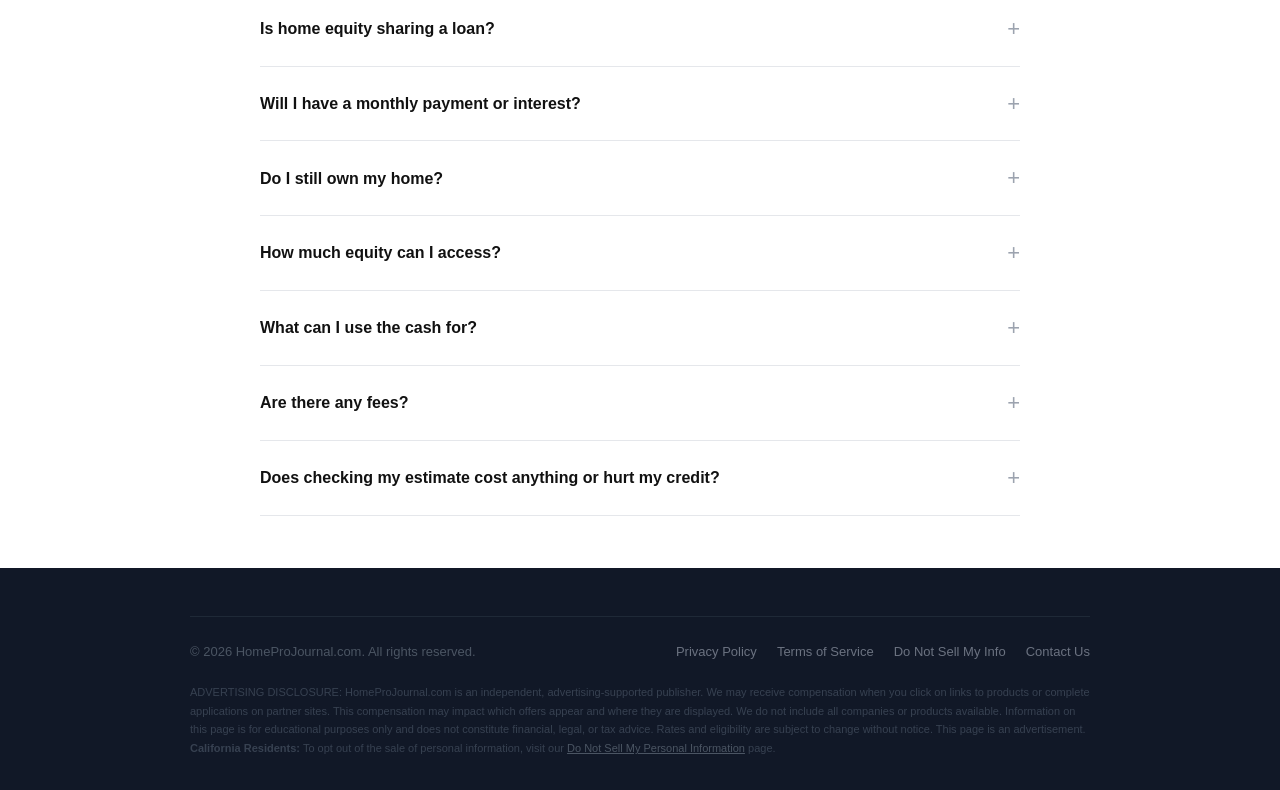
<file: home-equity-sharing-guide/index.html>
<!DOCTYPE html>
<html lang="en">
<head>
  <meta charset="UTF-8" />
  <meta name="viewport" content="width=device-width, initial-scale=1.0" />
  <meta name="robots" content="noindex, nofollow" />
  <title>7 Things Every Homeowner Should Know About Home Equity Sharing | HomeProJournal</title>

  <style>
    *, *::before, *::after { box-sizing: border-box; margin: 0; padding: 0; }

    body {
      font-family: -apple-system, BlinkMacSystemFont, 'Segoe UI', Roboto, 'Helvetica Neue', Arial, sans-serif;
      color: #1a1a1a;
      background: #fff;
      font-size: 17px;
      line-height: 1.72;
    }

    img { max-width: 100%; display: block; }
    a { color: inherit; }

    /* ── CATEGORY BAR ───────────────────── */
    .cat-bar {
      display: flex;
      justify-content: center;
      align-items: center;
      gap: 6px;
      padding: 12px 20px;
      border-bottom: 1px solid #e5e7eb;
      flex-wrap: wrap;
    }
    .cat-pill {
      font-size: 10px;
      font-weight: 700;
      letter-spacing: .1em;
      text-transform: uppercase;
      padding: 3px 10px;
      border-radius: 100px;
    }
    .cat-pill.topic   { background: #dcfce7; color: #15803d; }
    .cat-pill.section { background: #f1f5f9; color: #64748b; }
    .cat-pill.date    { background: #f1f5f9; color: #94a3b8; }
    .cat-sep          { color: #d1d5db; font-size: 14px; }

    /* ── ARTICLE HEADER ─────────────────── */
    .article-head {
      max-width: 760px;
      margin: 0 auto;
      padding: 32px 24px 22px;
      text-align: center;
    }
    .article-title {
      font-size: clamp(26px, 4.5vw, 42px);
      font-weight: 800;
      line-height: 1.18;
      color: #111;
      letter-spacing: -.022em;
      margin-bottom: 20px;
    }
    .author-row {
      display: inline-flex;
      align-items: center;
      gap: 9px;
      font-size: 13px;
      color: #6b7280;
    }
    .author-ava {
      width: 28px; height: 28px;
      border-radius: 50%;
      background: #2563eb;
      color: #fff;
      font-size: 11px;
      font-weight: 700;
      display: flex;
      align-items: center;
      justify-content: center;
      flex-shrink: 0;
    }
    .author-name { font-weight: 600; color: #374151; }
    .author-sep  { color: #d1d5db; }

    /* ── HERO IMAGE ─────────────────────── */
    .hero-img-wrap {
      width: 100%;
      background: linear-gradient(135deg, #1e3a5f 0%, #2563eb 100%);
      height: 420px;
      overflow: hidden;
    }
    .hero-img-wrap img {
      width: 100%;
      height: 100%;
      object-fit: cover;
      object-position: center 65%;
    }


    /* ── ARTICLE BODY ───────────────────── */
    .art {
      max-width: 760px;
      margin: 0 auto;
      padding: 38px 24px 0;
    }
    .art p {
      font-size: 17px;
      color: #374151;
      margin-bottom: 18px;
      line-height: 1.75;
    }
    .art p:last-child { margin-bottom: 0; }

    /* key takeaways box */
    .takeaways {
      background: #f0fdf4;
      border: 1px solid #bbf7d0;
      border-radius: 10px;
      padding: 20px 22px;
      margin: 28px 0;
    }
    .takeaways-badge {
      display: inline-flex;
      align-items: center;
      gap: 6px;
      background: #22c55e;
      color: #fff;
      font-size: 10px;
      font-weight: 700;
      letter-spacing: .1em;
      text-transform: uppercase;
      padding: 4px 12px;
      border-radius: 100px;
      margin-bottom: 14px;
    }
    .takeaways ul {
      list-style: none;
      display: flex;
      flex-direction: column;
      gap: 9px;
    }
    .takeaways ul li {
      display: flex;
      align-items: flex-start;
      gap: 9px;
      font-size: 15px;
      color: #374151;
    }
    .takeaways ul li::before {
      content: '';
      width: 18px; height: 18px;
      background: #22c55e url("data:image/svg+xml,%3Csvg xmlns='http://www.w3.org/2000/svg' viewBox='0 0 20 20' fill='white'%3E%3Cpath fill-rule='evenodd' d='M16.707 5.293a1 1 0 010 1.414l-8 8a1 1 0 01-1.414 0l-4-4a1 1 0 011.414-1.414L8 12.586l7.293-7.293a1 1 0 011.414 0z' clip-rule='evenodd'/%3E%3C/svg%3E") center/cover;
      border-radius: 50%;
      flex-shrink: 0;
      margin-top: 2px;
    }

    /* numbered sections */
    h2.num-h2 {
      font-size: 22px;
      font-weight: 800;
      color: #111;
      line-height: 1.3;
      margin: 38px 0 14px;
      display: flex;
      align-items: flex-start;
      gap: 12px;
    }
    .num-badge {
      display: inline-flex;
      align-items: center;
      justify-content: center;
      width: 32px; height: 32px;
      background: #111;
      color: #fff;
      border-radius: 50%;
      font-size: 15px;
      font-weight: 800;
      flex-shrink: 0;
      margin-top: 2px;
    }

    /* callout boxes */
    .callout-teal {
      background: #f0fdfa;
      border: 1px solid #99f6e4;
      border-left: 4px solid #0d9488;
      border-radius: 0 8px 8px 0;
      padding: 16px 20px;
      margin: 22px 0;
      font-size: 16px;
      color: #134e4a;
    }

    /* section divider */
    .art-divider {
      border: none;
      border-top: 1px solid #e5e7eb;
      margin: 10px 0 0;
    }

    /* CTA button */
    .cta-wrap { text-align: center; margin: 34px 0; }
    .btn-green {
      display: inline-block;
      background: #16a34a;
      color: #fff;
      font-size: 17px;
      font-weight: 700;
      padding: 16px 36px;
      border-radius: 8px;
      text-decoration: none;
      transition: background .18s;
      box-shadow: 0 4px 18px rgba(22,163,74,.3);
    }
    .btn-green:hover { background: #15803d; }

    /* ── SECTION LABELS ────────────────── */
    .sec-kicker {
      text-align: center;
      font-size: 11px;
      font-weight: 700;
      letter-spacing: .12em;
      text-transform: uppercase;
      color: #6b7280;
      margin-bottom: 6px;
    }
    .sec-title {
      text-align: center;
      font-size: 26px;
      font-weight: 800;
      color: #111;
      margin-bottom: 32px;
      letter-spacing: -.01em;
    }

    /* ── LOAN VS EQUITY SHARING ─────────── */
    .comparison-wrap {
      padding: 52px 24px;
    }
    .comparison-inner {
      max-width: 860px;
      margin: 0 auto;
    }
    .comp-cards {
      display: grid;
      grid-template-columns: 1fr 84px 1fr;
      gap: 12px;
      align-items: center;
      margin-top: 24px;
    }
    .comp-card {
      border-radius: 14px;
      padding: 24px 22px;
    }
    .comp-card.loan   { background: #fff1f2; border: 1px solid #fecdd3; }
    .comp-card.equity { background: #f0fdf4; border: 1px solid #bbf7d0; }

    .comp-tag {
      display: inline-block;
      font-size: 10px;
      font-weight: 700;
      letter-spacing: .1em;
      text-transform: uppercase;
      padding: 3px 10px;
      border-radius: 100px;
      margin-bottom: 14px;
    }
    .comp-tag.loan   { background: #fee2e2; color: #dc2626; }
    .comp-tag.equity { background: #dcfce7; color: #16a34a; }

    .comp-amount {
      font-size: 44px;
      font-weight: 900;
      line-height: 1;
      margin-bottom: 18px;
      letter-spacing: -.025em;
    }
    .comp-amount.loan   { color: #dc2626; }
    .comp-amount.equity { color: #16a34a; }

    .comp-row {
      display: flex;
      justify-content: space-between;
      font-size: 13px;
      padding: 8px 0;
      border-bottom: 1px solid rgba(0,0,0,.07);
    }
    .comp-row:last-child { border-bottom: none; }
    .comp-row-lbl { color: #6b7280; }
    .comp-row-val { font-weight: 600; color: #111; }

    .comp-vs {
      display: flex;
      justify-content: center;
      align-items: center;
    }
    .zero-circle {
      width: 80px; height: 80px;
      border-radius: 50%;
      background: #22c55e;
      color: #fff;
      display: flex;
      flex-direction: column;
      align-items: center;
      justify-content: center;
      box-shadow: 0 4px 20px rgba(34,197,94,.35);
    }
    .zero-num   { font-size: 26px; font-weight: 900; line-height: 1; }
    .zero-label { font-size: 9px; font-weight: 600; opacity: .9; letter-spacing: .04em; margin-top: 2px; }

    .comp-disclaimer {
      font-size: 11px;
      color: #9ca3af;
      text-align: center;
      margin-top: 16px;
      line-height: 1.6;
    }

    /* ── HOW IT WORKS ───────────────────── */
    .how-wrap {
      background: #f9fafb;
      border-top: 1px solid #e5e7eb;
      border-bottom: 1px solid #e5e7eb;
      padding: 52px 24px;
    }
    .steps-row {
      max-width: 820px;
      margin: 32px auto 0;
      display: grid;
      grid-template-columns: repeat(3, 1fr);
      gap: 32px;
      text-align: center;
    }
    .step-icon-wrap {
      width: 56px; height: 56px;
      border-radius: 50%;
      background: #dbeafe;
      display: flex;
      align-items: center;
      justify-content: center;
      margin: 0 auto 14px;
      font-size: 26px;
    }
    .step-title { font-size: 15px; font-weight: 700; color: #111; margin-bottom: 6px; }
    .step-desc  { font-size: 14px; color: #6b7280; line-height: 1.6; }

    /* ── DARK CTA ───────────────────────── */
    .dark-cta {
      background: #1e3a5f;
      padding: 52px 24px;
    }
    .dark-cta-inner {
      max-width: 900px;
      margin: 0 auto;
      display: grid;
      grid-template-columns: 1fr 200px;
      gap: 48px;
      align-items: center;
    }
    .dark-cta-title {
      font-size: 26px;
      font-weight: 800;
      color: #fff;
      margin-bottom: 8px;
      line-height: 1.25;
    }
    .dark-cta-sub {
      font-size: 15px;
      color: #93c5fd;
      margin-bottom: 22px;
    }
    .zip-form {
      display: flex;
      gap: 8px;
      max-width: 440px;
    }
    .zip-input {
      flex: 1;
      padding: 13px 16px;
      border-radius: 8px;
      border: none;
      font-size: 16px;
      color: #111;
      background: #fff;
    }
    .zip-input::placeholder { color: #9ca3af; }
    .btn-zip {
      white-space: nowrap;
      background: #16a34a;
      color: #fff;
      font-size: 14px;
      font-weight: 700;
      padding: 13px 18px;
      border-radius: 8px;
      border: none;
      cursor: pointer;
      transition: background .18s;
    }
    .btn-zip:hover { background: #15803d; }
    .zip-trust {
      display: flex;
      gap: 16px;
      margin-top: 12px;
      flex-wrap: wrap;
    }
    .zip-trust span {
      font-size: 12px;
      color: #64748b;
    }
    .zip-trust span::before { content: '✓ '; color: #22c55e; font-weight: 700; }

    .dark-cta-right { text-align: center; }
    .avg-num   { font-size: 48px; font-weight: 900; color: #22c55e; line-height: 1; }
    .avg-label { font-size: 13px; color: #93c5fd; margin-top: 4px; }


    /* ── TRUST BADGES ───────────────────── */
    .trust-section {
      padding: 36px 24px;
      border-bottom: 1px solid #e5e7eb;
    }
    .trust-grid {
      max-width: 820px;
      margin: 0 auto;
      display: grid;
      grid-template-columns: repeat(3, 1fr);
      gap: 24px;
      text-align: center;
    }
    .trust-icon { font-size: 28px; margin-bottom: 8px; }
    .trust-text { font-size: 14px; color: #4b5563; font-weight: 500; line-height: 1.4; }

    /* ── FAQ ────────────────────────────── */
    .faq-section {
      padding: 52px 24px;
    }
    .faq-inner { max-width: 760px; margin: 0 auto; }

    details.faq {
      border-bottom: 1px solid #e5e7eb;
    }
    details.faq summary {
      display: flex;
      justify-content: space-between;
      align-items: center;
      padding: 18px 0;
      font-size: 16px;
      font-weight: 600;
      color: #111;
      cursor: pointer;
      list-style: none;
      gap: 16px;
    }
    details.faq summary::-webkit-details-marker { display: none; }
    details.faq summary::after {
      content: '+';
      font-size: 22px;
      font-weight: 300;
      color: #9ca3af;
      flex-shrink: 0;
    }
    details.faq[open] summary::after { content: '−'; }
    details.faq .faq-ans {
      padding: 0 0 18px;
      font-size: 15px;
      color: #4b5563;
      line-height: 1.7;
    }

    /* ── FOOTER ─────────────────────────── */
    footer {
      background: #111827;
      color: #9ca3af;
      padding: 48px 24px 32px;
    }
    .footer-grid {
      max-width: 900px;
      margin: 0 auto;
      display: grid;
      grid-template-columns: 2fr 1fr 1fr 1.5fr;
      gap: 40px;
      margin-bottom: 36px;
    }
    .footer-brand-name {
      font-size: 15px;
      font-weight: 800;
      color: #fff;
      margin-bottom: 10px;
    }
    .footer-brand p {
      font-size: 13px;
      line-height: 1.7;
      color: #6b7280;
      margin-bottom: 16px;
    }
    .footer-col-title {
      font-size: 11px;
      font-weight: 700;
      letter-spacing: .1em;
      text-transform: uppercase;
      color: #d1d5db;
      margin-bottom: 14px;
    }
    .footer-links {
      list-style: none;
      display: flex;
      flex-direction: column;
      gap: 9px;
    }
    .footer-links a {
      font-size: 13px;
      color: #6b7280;
      text-decoration: none;
    }
    .footer-links a:hover { color: #fff; }

    .newsletter-form {
      display: flex;
      gap: 6px;
      margin-top: 4px;
    }
    .nl-input {
      flex: 1;
      min-width: 0;
      padding: 9px 12px;
      border-radius: 6px;
      border: 1px solid #374151;
      background: #1f2937;
      color: #fff;
      font-size: 13px;
    }
    .nl-input::placeholder { color: #6b7280; }
    .nl-btn {
      background: #2563eb;
      color: #fff;
      font-size: 13px;
      font-weight: 600;
      padding: 9px 14px;
      border: none;
      border-radius: 6px;
      cursor: pointer;
      white-space: nowrap;
    }

    .footer-bottom {
      max-width: 900px;
      margin: 0 auto;
      padding-top: 24px;
      border-top: 1px solid #1f2937;
      display: flex;
      justify-content: space-between;
      align-items: center;
      flex-wrap: wrap;
      gap: 12px;
    }
    .footer-copy { font-size: 13px; color: #4b5563; }
    .footer-fb-links { display: flex; gap: 20px; flex-wrap: wrap; }
    .footer-fb-links a {
      font-size: 13px;
      color: #6b7280;
      text-decoration: none;
    }
    .footer-fb-links a:hover { color: #fff; text-decoration: underline; }

    .footer-legal {
      max-width: 900px;
      margin: 20px auto 0;
      font-size: 11px;
      color: #374151;
      line-height: 1.7;
    }
    .footer-legal a { color: #4b5563; }

    /* ── RESPONSIVE ─────────────────────── */
    @media (max-width: 800px) {
      .t-grid          { grid-template-columns: 1fr; }
      .comp-cards      { grid-template-columns: 1fr; }
      .comp-vs         { display: none; }
      .steps-row       { grid-template-columns: 1fr; text-align: left; }
      .step-icon-wrap  { margin: 0 0 12px; }
      .dark-cta-inner  { grid-template-columns: 1fr; }
      .dark-cta-right  { display: none; }
      .trust-grid      { grid-template-columns: 1fr; }
      .footer-grid     { grid-template-columns: 1fr 1fr; gap: 28px; }
    }
    @media (max-width: 500px) {
      .footer-grid     { grid-template-columns: 1fr; }
      .zip-form        { flex-direction: column; }
    }
  </style>
<script>!function(){"use strict";var t="lp_ref",n="cpid",e="lpurl",c="https://read.homeprojournal.com",r="(?<domain>http(?:s?)://[^/]*)".concat("/cf/click"),a="(?:(?:/(?<cta>[1-9][0-9]*)/?)|(?:/))?",i="^".concat(r).concat(a).concat("(?:$|(\\?.*))"),o='javascript:window.clickflare.l="(?<original_link>'.concat(r).concat(a,'("|(\\?[^"]*"))).*'),s=function(){return new RegExp(i,"")},u=function(){return new RegExp(o,"")};function l(t){var n=function(t){return t.replace(s(),(function(t){for(var n=[],e=1;e<arguments.length;e++)n[e-1]=arguments[e];var r=n[n.length-1].domain;return t.replace(r,c)}))}(t);return'javascript:window.clickflare.l="'.concat(n,'"; void 0;')}function d(t,n){if(n&&t&&n.apply(document,[t]),/loaded|interactive|complete/.test(document.readyState))for(var e=0,c=document.links.length;e<c;e++)if(s().test(document.links[e].href)){var r=document.links[e];window.clickflare.links_replaced.has(r)||(r.href=l(r.href),window.clickflare.links_replaced.add(r))}}var f,h,m,p;!function(r,a){var i=document.onreadystatechange;window.clickflare||(window.clickflare={listeners:{},customParams:{},links_replaced:new Set,addEventListener:function(t,n){var e=this.listeners[t]||[];e.includes(n)||e.push(n),this.listeners[t]=e},dispatchEvent:function(t,n){n&&(this.customParams[t]=n),(this.listeners[t]||[]).forEach((function(t){return t(n)}))},push:function(t,n){n&&(this.customParams[t]=n),(this.listeners[t]||[]).forEach((function(t){return t(n)}))}},document.onreadystatechange=function(t){return d(t,i)},d(null,i),setTimeout((function(){!function(r,a){var i,o=function(r,a){var i=new URL("".concat(c).concat(r));o=a,s="{",u=s+s,l="_",d=l+l,o.startsWith(u)||o.startsWith(d)||i.searchParams.set(n,a);var o,s,u,l,d;return i.searchParams.append(t,document.referrer),i.searchParams.append(e,location.href),i.searchParams.append("lpt",document.title),i.searchParams.append("t",(new Date).getTime().toString()),i.toString()}(r,a),s=document.createElement("script"),l=document.scripts[0];s.async=1,s.src=o,s.onerror=function(){!function(){for(var t=function(t,n){var e=document.links[t];u().test(decodeURI(e.href))&&setTimeout((function(){e&&e.setAttribute("href",function(t){var n=t.match(u());if(n){var e=(n.groups||{}).original_link;return e?e.slice(0,-1):t}return t}(decodeURI(e.href)))}))},n=0,e=document.links.length;n<e;n++)t(n)}()},null===(i=l.parentNode)||void 0===i||i.insertBefore(s,l)}(r,a)})))}("".concat("/cf/tags","/").concat(new URL(window.location.href).searchParams.get("cftmid")||"__CONTAINER_ID__"),(m=new URL(window.location.href).searchParams.get(n),f=new RegExp("(^| )".concat("cf_cpid","=([^;]+)")),p=(h=document.cookie.match(f))&&h.pop()||null,m||p||"__CAMPAIGN_ID__"))}();</script>
</head>
<body>

  <!-- Category pills -->
  <div class="cat-bar">
    <span class="cat-pill topic">Home Equity</span>
    <span class="cat-sep">|</span>
    <span class="cat-pill section">Homeowner Guide</span>
    <span class="cat-sep">|</span>
    <span class="cat-pill date">June 2026</span>
  </div>

  <!-- Article headline + author -->
  <div class="article-head">
    <h1 class="article-title">7 Things Every <span class="region-inject"></span> Homeowner Should Know About Home Equity Sharing</h1>
    <div class="author-row">
      <div class="author-ava">HP</div>
      <span class="author-name">HomeProJournal Staff</span>
      <span class="author-sep">|</span>
      <span>Home Finance Guide</span>
    </div>
  </div>

  <!-- Hero image — replace src with your image -->
  <div class="hero-img-wrap">
    <img src="hero-og.jpg" alt="Homeowners relaxing at their home" />
  </div>

  <!-- Article body -->
  <div class="art">

    <p><b><span class="city-inject">Local</span> Homeowners:</b> Home equity sharing is one of the fastest-growing ways to tap your home's value — but it's also widely misunderstood. Before you refinance, open a HELOC, or do anything else, here's what you actually need to know.</p>

    <!-- Key takeaways -->
    <div class="takeaways">
      <div class="takeaways-badge">
        <svg width="12" height="12" viewBox="0 0 20 20" fill="currentColor"><path fill-rule="evenodd" d="M16.707 5.293a1 1 0 010 1.414l-8 8a1 1 0 01-1.414 0l-4-4a1 1 0 011.414-1.414L8 12.586l7.293-7.293a1 1 0 011.414 0z" clip-rule="evenodd"/></svg>
        Key Takeaways
      </div>
      <ul>
        <li>Requires 620+ FICO, 35%+ equity, primary residence (no manufactured homes)</li>
        <li>It's not a loan — no monthly payments and no interest</li>
        <li>You keep your home, your life, and your existing mortgage rate</li>
        <li>You share a portion of your home's future change in value at the end</li>
        <li>How you can access your home equity, and how to take action today</li>
      </ul>
    </div>

    <!-- Section 1 -->
    <h2 class="num-h2"><span class="num-badge">1</span> It's Not a Loan</h2>
    <p>This is the big one. Home equity sharing isn't borrowing. You receive cash today, and in return, you agree to share a portion of your home's future change in value. There's no interest accruing in the background.</p>
    <p>Because it's not a loan, it doesn't show up on your credit report as debt, and it doesn't affect your debt-to-income ratio. That's a big deal for homeowners who are already carrying a mortgage.</p>
    <hr class="art-divider" />

    <!-- Section 2 -->
    <h2 class="num-h2"><span class="num-badge">2</span> There Are No Monthly Payments</h2>
    <p>Because it isn't a loan, there's no monthly bill and no interest. Instead, you settle the agreement — repaying the original investment plus or minus the agreed share of your home's change in value — when you sell or reach the end of the term. Nothing is owed monthly in the meantime.</p>
    <p>For homeowners on a fixed income, carrying high-interest debt, or simply trying to protect their monthly cash flow, this changes the entire calculation. You have no new payment eating into your budget every month.</p>
    <hr class="art-divider" />

    <!-- Section 3 -->
    <h2 class="num-h2"><span class="num-badge">3</span> You Keep Your Home and Your Mortgage</h2>
    <p>You remain on title and keep living in your home. Your existing mortgage and the rate you locked in stay in place — exactly as they are. That's a big reason homeowners choose this over a cash-out refinance, which would force them to start a new loan at today's higher rates.</p>
    <hr class="art-divider" />

    <!-- Section 4 -->
    <h2 class="num-h2"><span class="num-badge">4</span> You Share in Future Value — Up or Down</h2>
    <p>When you settle, the amount is based on your home's value at that time. If your home appreciates, you share some of that gain. In some programs, if your home value has decreased, the company may share a portion of that loss as well — but this varies by agreement and may be capped or conditional. Always review your specific contract terms.</p>
    <p>This aligns the company's incentives with yours — they want your home to go up in value just as much as you do.</p>
    <hr class="art-divider" />

    <!-- Section 5 -->
    <h2 class="num-h2"><span class="num-badge">5</span> How Much You Can Access Varies</h2>
    <p>The amount depends on your home's value, your equity needs, and your location. Some homeowners can access a meaningfully large sum up to program limits. The only way to know your number is through the specific provider and process.</p>
    <p>Most programs offer between 5%–15% of your home's current market value, with investment amounts ranging from $30,000–$500,000 depending on the company.</p>
    <hr class="art-divider" />

    <!-- Section 6 -->
    <h2 class="num-h2"><span class="num-badge">6</span> Eligibility Is About Your Home, Not Just Your Credit</h2>
    <p>Because it's based on your home's equity rather than a traditional loan, qualification can be more flexible than a refinance — which can help self-employed and fixed-income homeowners. Specific requirements are set by the provider.</p>
    <p>Generally, you'll need a credit score of 620 or higher, at least 35% equity remaining in your home, and it must be your primary residence — manufactured homes are not eligible. Many providers do <em>not</em> require W-2 income verification, making this especially accessible for retirees and self-employed homeowners.</p>
    <hr class="art-divider" />

    <!-- Section 7 -->
    <h2 class="num-h2"><span class="num-badge">7</span> Checking Costs Nothing</h2>
    <p>Seeing what you could access is free, takes about a minute, and doesn't commit you to anything. From there, a specialist can walk you through the details so you can decide if it's right for you.</p>

    <div class="callout-teal">
      <strong>Bottom line:</strong> Home equity sharing offers no monthly payments and no interest — in exchange for a share of your home's future change in value. Terms and eligibility are set by the provider and vary.
    </div>

    <div class="cta-wrap">
      <a href="https://read.homeprojournal.com/cf/click" class="btn-green">See How Much I Qualify For &rarr;</a>
    </div>

  </div><!-- /art -->

  <!-- LOAN VS EQUITY SHARING -->
  <div class="comparison-wrap">
    <div class="comparison-inner">
      <p class="sec-kicker" style="text-align:left">Side-by-Side</p>
      <p class="sec-title" style="text-align:left">Loan vs. Equity Sharing</p>
      <p style="font-size:15px;color:#6b7280;margin-top:-18px">See the difference between borrowing against your home and sharing its future value.</p>
      <div class="comp-cards">

        <div class="comp-card loan">
          <span class="comp-tag loan">Loan Option</span>
          <div class="comp-amount loan">+$540/mo</div>
          <div class="comp-row"><span class="comp-row-lbl">Cash Accessed</span><span class="comp-row-val">Up to $500K</span></div>
          <div class="comp-row"><span class="comp-row-lbl">Monthly Payment</span><span class="comp-row-val" style="color:#dc2626">Varies</span></div>
          <div class="comp-row"><span class="comp-row-lbl">Interest</span><span class="comp-row-val" style="color:#dc2626">Yes — high rate</span></div>
          <div class="comp-row"><span class="comp-row-lbl">Location</span><span class="comp-row-val"><span class="city-inject">Your City</span>, <span class="region-abbr-inject">--</span></span></div>
        </div>

        <div class="comp-vs">
          <div class="zero-circle">
            <span class="zero-num">$0</span>
            <span class="zero-label">monthly</span>
          </div>
        </div>

        <div class="comp-card equity">
          <span class="comp-tag equity">Equity Sharing</span>
          <div class="comp-amount equity">$0/mo</div>
          <div class="comp-row"><span class="comp-row-lbl">Cash Accessed</span><span class="comp-row-val">Up to $500K</span></div>
          <div class="comp-row"><span class="comp-row-lbl">Monthly Payment</span><span class="comp-row-val" style="color:#16a34a">None</span></div>
          <div class="comp-row"><span class="comp-row-lbl">Interest</span><span class="comp-row-val" style="color:#16a34a">No Interest</span></div>
          <div class="comp-row"><span class="comp-row-lbl">Location</span><span class="comp-row-val"><span class="city-inject">Your City</span>, <span class="region-abbr-inject">--</span></span></div>
        </div>

      </div>
      <p class="comp-disclaimer">Loan payment estimate based on $75,000 at 7.5% over 30 years for illustrative purposes only. Home equity sharing involves sharing future appreciation — total cost varies based on home value changes. Always review full agreement terms before proceeding.</p>
    </div>
  </div>

  <!-- HOW IT WORKS -->
  <div class="how-wrap">
    <p class="sec-kicker">Simple Process</p>
    <p class="sec-title">How Home Equity Sharing Works</p>
    <div class="steps-row">
      <div>
        <div class="step-icon-wrap">📍</div>
        <div class="step-title">Enter Your ZIP Code</div>
        <div class="step-desc">Tell us a few details about your home and goals. No commitment required at this step.</div>
      </div>
      <div>
        <div class="step-icon-wrap">📋</div>
        <div class="step-title">See Your Estimate</div>
        <div class="step-desc">Get matched with today's leading equity providers and see how much you could access.</div>
      </div>
      <div>
        <div class="step-icon-wrap">✅</div>
        <div class="step-title">Choose &amp; Access</div>
        <div class="step-desc">Once approved, funds are wired directly to you. There's no prepayment or penalties.</div>
      </div>
    </div>
  </div>

  <!-- DARK CTA -->
  <div class="dark-cta" id="check-eligibility">
    <div class="dark-cta-inner">
      <div>
        <div class="dark-cta-title">See How Much Equity You Could Access</div>
        <div class="dark-cta-sub">No monthly payments. No interest. Your estimate is free — no commitment required.</div>
        <form class="zip-form" action="https://read.homeprojournal.com/cf/click" method="GET">
          <input class="zip-input" type="text" name="zip" inputmode="numeric" placeholder="Enter your ZIP code" maxlength="5" />
          <button class="btn-zip" type="submit">See If I Qualify &rarr;</button>
        </form>
        <div class="zip-trust">
          <span>No monthly payments</span>
          <span>Free to check</span>
          <span>Takes 60 seconds</span>
        </div>
      </div>
      <div class="dark-cta-right">
        <div class="avg-num">$500K</div>
        <div class="avg-label">maximum — $30K minimum</div>
      </div>
    </div>
  </div>

  <!-- TRUST BADGES -->
  <div class="trust-section">
    <div class="trust-grid">
      <div>
        <div class="trust-icon">🚫</div>
        <div class="trust-text">No loan payments<br />or interest</div>
      </div>
      <div>
        <div class="trust-icon">💻</div>
        <div class="trust-text">100% online<br />and stress-free</div>
      </div>
      <div>
        <div class="trust-icon">🏡</div>
        <div class="trust-text">Investments from<br /><strong>$30K up to $500K</strong></div>
      </div>
    </div>
  </div>

  <!-- FAQ -->
  <div class="faq-section">
    <div class="faq-inner">
      <p class="sec-title" style="text-align:left">Frequently Asked Questions</p>

      <details class="faq">
        <summary>Is home equity sharing a loan?</summary>
        <p class="faq-ans">No. It's not a loan and it doesn't appear as debt on your credit report. You're selling a small stake in your home's future appreciation in exchange for a lump sum today. There's no APR, no monthly payment, and no interest charges.</p>
      </details>
      <details class="faq">
        <summary>Will I have a monthly payment or interest?</summary>
        <p class="faq-ans">No. That's the core difference from a HELOC or cash-out refinance. With equity sharing, there is no monthly payment and no interest rate. You settle only when you sell, refinance on your own terms, or reach the end of the term.</p>
      </details>
      <details class="faq">
        <summary>Do I still own my home?</summary>
        <p class="faq-ans">Yes, completely. You remain the full legal owner of your property. The company has a lien that gets settled at a future exit event, but you live in your home normally — your name is still on the deed.</p>
      </details>
      <details class="faq">
        <summary>How much equity can I access?</summary>
        <p class="faq-ans">Investment amounts range from $30,000–$500,000, typically 5%–15% of your home's current market value. You'll need a 620+ FICO score, 35%+ equity, and a primary residence (no manufactured homes). Checking your estimate takes about a minute and is free.</p>
      </details>
      <details class="faq">
        <summary>What can I use the cash for?</summary>
        <p class="faq-ans">Anything you choose — debt payoff, home renovations, medical bills, education, retirement income, starting a business. There are no restrictions on how you use the funds once they're wired to your account.</p>
      </details>
      <details class="faq">
        <summary>Are there any fees?</summary>
        <p class="faq-ans">Yes. There is a one-time transaction fee — typically around 3.9% of the investment amount — deducted at closing. There are no monthly fees, no ongoing interest charges, and no prepayment penalties. When you settle (at sale or end of term), you repay the original investment amount plus or minus the agreed share of your home's change in value. Total cost depends on how your home's value changes over time.</p>
      </details>
      <details class="faq">
        <summary>Does checking my estimate cost anything or hurt my credit?</summary>
        <p class="faq-ans">The estimate check is free. Many providers use a soft credit pull for the initial check — confirm the specific process with your provider, as practices vary. A hard inquiry typically only occurs if you choose to proceed with a full application.</p>
      </details>
    </div>
  </div>

  <!-- FOOTER -->
  <footer>
    <div class="footer-bottom">
      <span class="footer-copy">&copy; 2026 HomeProJournal.com. All rights reserved.</span>
      <nav class="footer-fb-links">
        <a href="https://homeprojournal.com/privacy/">Privacy Policy</a>
        <a href="https://homeprojournal.com/terms/">Terms of Service</a>
        <a href="https://homeprojournal.com/do-not-sell/">Do Not Sell My Info</a>
        <a href="https://homeprojournal.com/contact/">Contact Us</a>
      </nav>
    </div>

    <p class="footer-legal">
      ADVERTISING DISCLOSURE: HomeProJournal.com is an independent, advertising-supported publisher. We may receive compensation when you click on links to products or complete applications on partner sites. This compensation may impact which offers appear and where they are displayed. We do not include all companies or products available. Information on this page is for educational purposes only and does not constitute financial, legal, or tax advice. Rates and eligibility are subject to change without notice. This page is an advertisement. <strong>California Residents:</strong> To opt out of the sale of personal information, visit our <a href="https://homeprojournal.com/do-not-sell/">Do Not Sell My Personal Information</a> page.
    </p>
  </footer>

  <script>
    (function () {
      var stateAbbr = {
        'alabama':'AL','alaska':'AK','arizona':'AZ','arkansas':'AR','california':'CA',
        'colorado':'CO','connecticut':'CT','delaware':'DE','florida':'FL','georgia':'GA',
        'hawaii':'HI','idaho':'ID','illinois':'IL','indiana':'IN','iowa':'IA',
        'kansas':'KS','kentucky':'KY','louisiana':'LA','maine':'ME','maryland':'MD',
        'massachusetts':'MA','michigan':'MI','minnesota':'MN','mississippi':'MS',
        'missouri':'MO','montana':'MT','nebraska':'NE','nevada':'NV',
        'new hampshire':'NH','new jersey':'NJ','new mexico':'NM','new york':'NY',
        'north carolina':'NC','north dakota':'ND','ohio':'OH','oklahoma':'OK',
        'oregon':'OR','pennsylvania':'PA','rhode island':'RI','south carolina':'SC',
        'south dakota':'SD','tennessee':'TN','texas':'TX','utah':'UT',
        'vermont':'VT','virginia':'VA','washington':'WA','west virginia':'WV',
        'wisconsin':'WI','wyoming':'WY'
      };

      function titleCase(s) {
        return decodeURIComponent(s).replace(/\w\S*/g, function(t) {
          return t.charAt(0).toUpperCase() + t.substr(1).toLowerCase();
        });
      }

      function inject(rawCity, rawRegion) {
        var city         = rawCity   ? titleCase(rawCity)   : '';
        var region       = rawRegion ? titleCase(rawRegion) : '';
        var regionLower  = (rawRegion || '').toLowerCase();
        var resolvedAbbr = stateAbbr[regionLower] || (rawRegion || '').toUpperCase().slice(0, 2);

        if (city)   document.querySelectorAll('.city-inject').forEach(function(el){ el.textContent = city; });
        if (region) document.querySelectorAll('.region-inject').forEach(function(el){ el.textContent = region; });
        document.querySelectorAll('.region-abbr-inject').forEach(function(el){
          el.textContent = resolvedAbbr || '--';
        });
      }

      var params    = new URLSearchParams(window.location.search);
      var rawCity   = (params.get('city')   || '').trim();
      var rawRegion = (params.get('region') || '').trim();

      if (rawCity || rawRegion) {
        inject(rawCity, rawRegion);
      } else {
        fetch('https://ipapi.co/json/')
          .then(function(r) { return r.json(); })
          .then(function(d) { inject(d.city || '', d.region || ''); })
          .catch(function()  { /* fail silently — fallback text already in HTML */ });
      }
    })();
  </script>

</body>
</html>
</file>
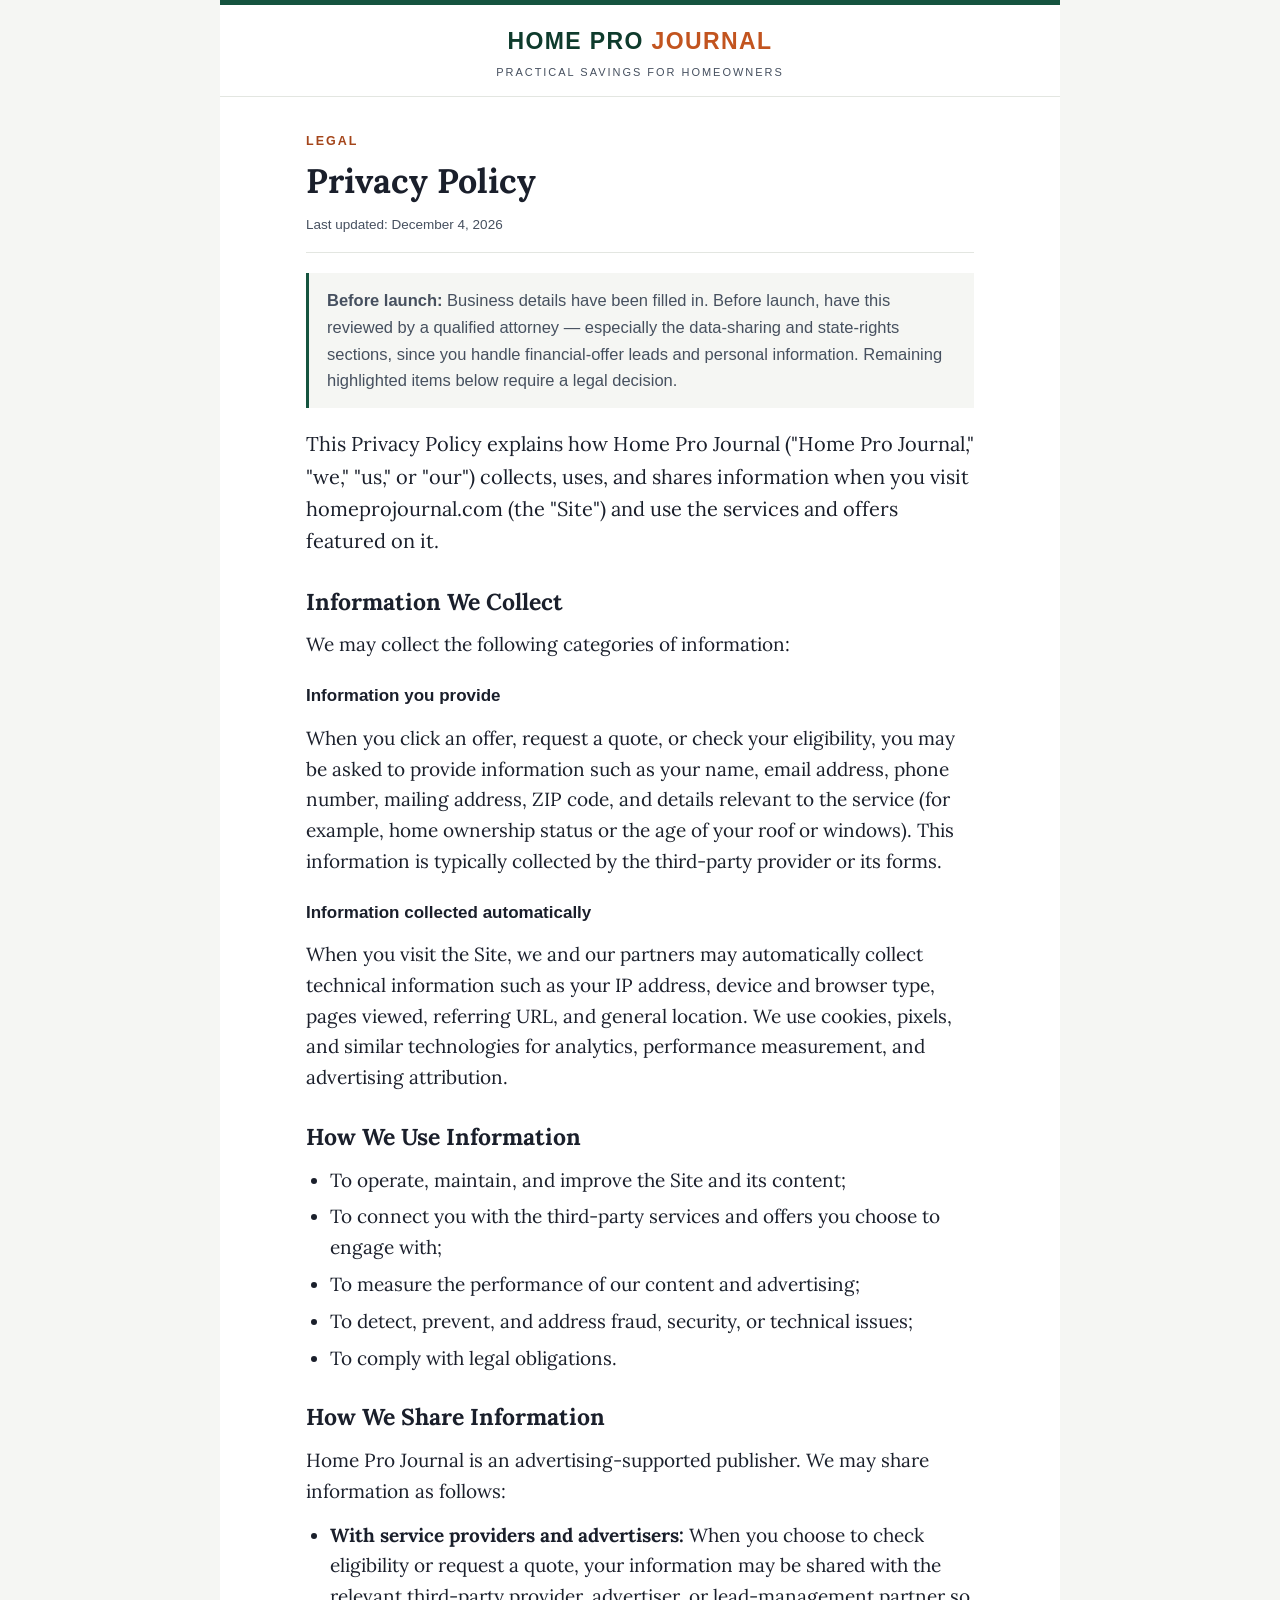
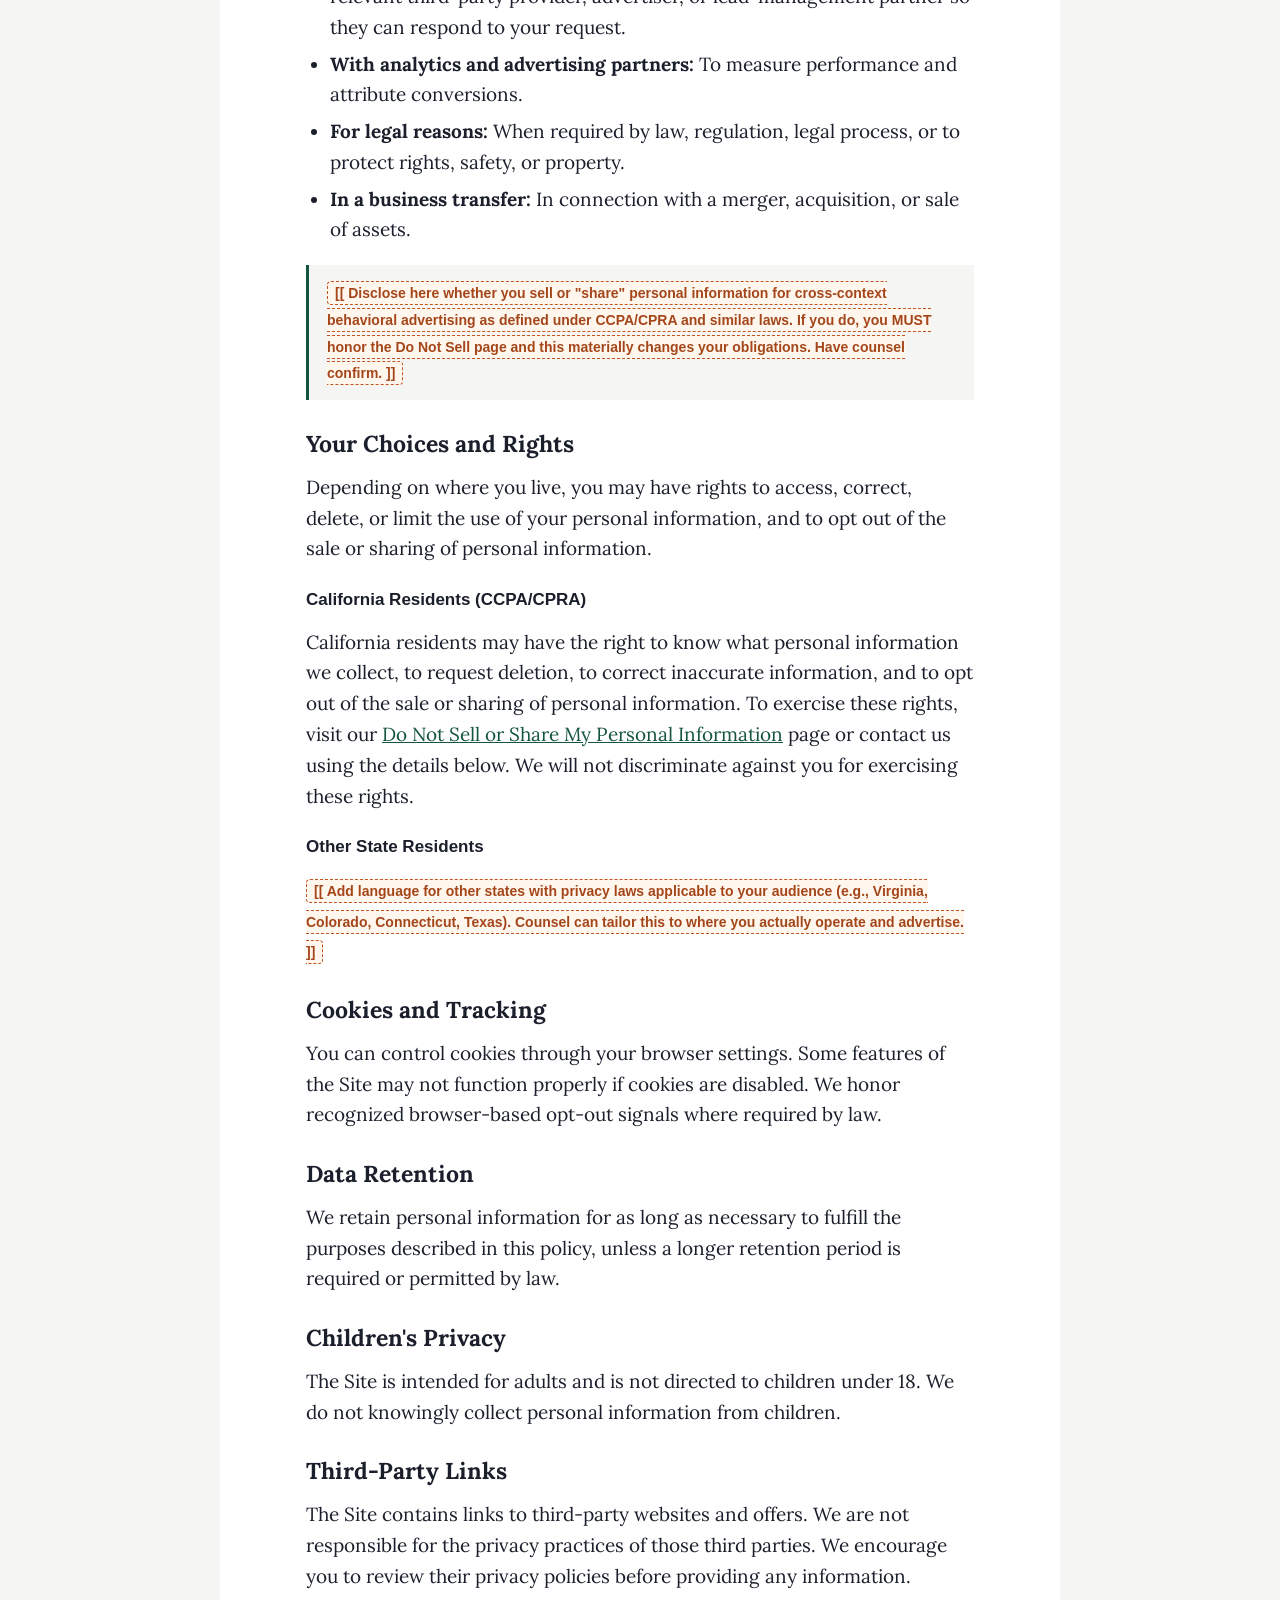
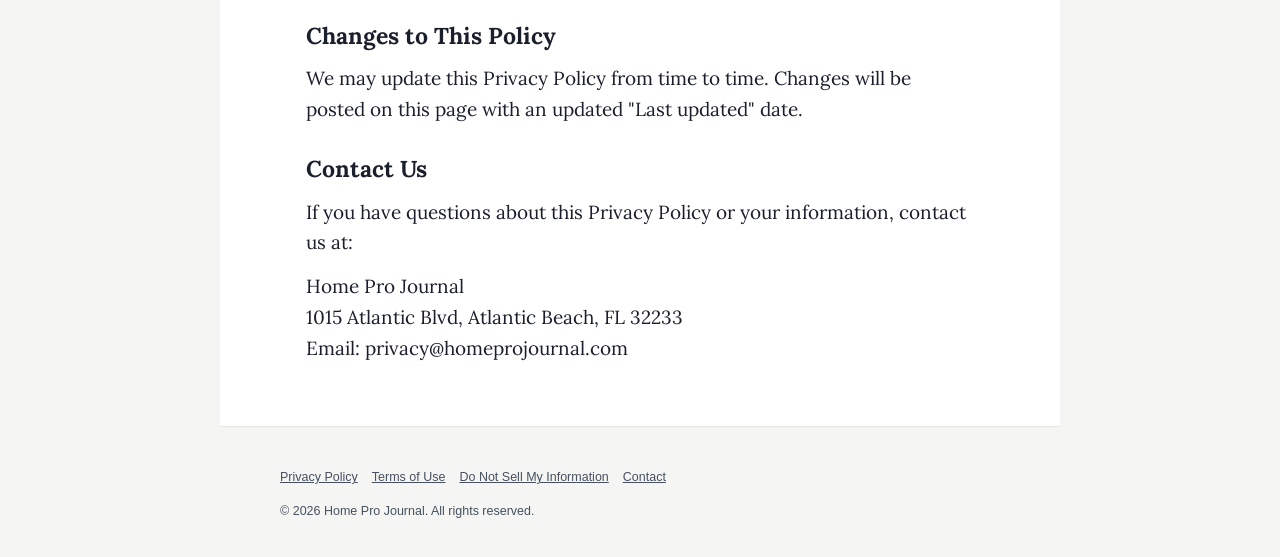
<file: privacy/index.html>
<!DOCTYPE html>
<html lang="en">
<head>
<meta charset="UTF-8">
<meta name="viewport" content="width=device-width, initial-scale=1.0">
<link rel="icon" href="data:image/svg+xml,&lt;svg xmlns=%22http://www.w3.org/2000/svg%22 viewBox=%220 0 100 100%22&gt;&lt;text y=%22.9em%22 font-size=%2290%22&gt;🏠&lt;/text&gt;&lt;/svg&gt;">
<meta property="og:type" content="website">
<meta property="og:site_name" content="Home Pro Journal">
<meta property="og:title" content="Privacy Policy — Home Pro Journal">
<meta property="og:description" content="How Home Pro Journal collects, uses, and shares information.">
<meta property="og:url" content="https://homeprojournal.com/privacy/">
<meta property="og:image" content="https://homeprojournal.com/9-overlooked-homeowner-savings-programs/hero_web.jpg">
<meta name="twitter:card" content="summary_large_image">
<meta name="twitter:title" content="Privacy Policy — Home Pro Journal">
<meta name="twitter:description" content="How Home Pro Journal collects, uses, and shares information.">
<title>Privacy Policy — Home Pro Journal</title>
<meta name="robots" content="noindex">
<link rel="preconnect" href="https://fonts.googleapis.com">
<link rel="preconnect" href="https://fonts.gstatic.com" crossorigin>
<link href="https://fonts.googleapis.com/css2?family=Lora:ital,wght@0,400;0,500;0,600;0,700;1,400&display=swap" rel="stylesheet">
<link rel="stylesheet" href="../styles.css">
</head>
<body>
<div class="shell">

  <header class="masthead">
    <a class="brand-link" href="/">
      <p class="brand-name">Home Pro <span>Journal</span></p>
      <p class="brand-tag">Practical Savings for Homeowners</p>
    </a>
  </header>

  <div class="col">
    <p class="eyebrow">Legal</p>
    <h1>Privacy Policy</h1>
    <p class="updated">Last updated: <span class="today">2026</span></p>

    <div class="callout">
      <strong>Before launch:</strong> Business details have been filled in. Before launch, have this reviewed by a qualified attorney — especially the data-sharing and state-rights sections, since you handle financial-offer leads and personal information. Remaining highlighted items below require a legal decision.
    </div>

    <p class="lead">This Privacy Policy explains how Home Pro Journal ("Home Pro Journal," "we," "us," or "our") collects, uses, and shares information when you visit homeprojournal.com (the "Site") and use the services and offers featured on it.</p>

    <h2>Information We Collect</h2>
    <p>We may collect the following categories of information:</p>
    <h3>Information you provide</h3>
    <p>When you click an offer, request a quote, or check your eligibility, you may be asked to provide information such as your name, email address, phone number, mailing address, ZIP code, and details relevant to the service (for example, home ownership status or the age of your roof or windows). This information is typically collected by the third-party provider or its forms.</p>
    <h3>Information collected automatically</h3>
    <p>When you visit the Site, we and our partners may automatically collect technical information such as your IP address, device and browser type, pages viewed, referring URL, and general location. We use cookies, pixels, and similar technologies for analytics, performance measurement, and advertising attribution.</p>

    <h2>How We Use Information</h2>
    <ul>
      <li>To operate, maintain, and improve the Site and its content;</li>
      <li>To connect you with the third-party services and offers you choose to engage with;</li>
      <li>To measure the performance of our content and advertising;</li>
      <li>To detect, prevent, and address fraud, security, or technical issues;</li>
      <li>To comply with legal obligations.</li>
    </ul>

    <h2>How We Share Information</h2>
    <p>Home Pro Journal is an advertising-supported publisher. We may share information as follows:</p>
    <ul>
      <li><strong>With service providers and advertisers:</strong> When you choose to check eligibility or request a quote, your information may be shared with the relevant third-party provider, advertiser, or lead-management partner so they can respond to your request.</li>
      <li><strong>With analytics and advertising partners:</strong> To measure performance and attribute conversions.</li>
      <li><strong>For legal reasons:</strong> When required by law, regulation, legal process, or to protect rights, safety, or property.</li>
      <li><strong>In a business transfer:</strong> In connection with a merger, acquisition, or sale of assets.</li>
    </ul>
    <div class="callout">
      <span class="placeholder">[[ Disclose here whether you sell or "share" personal information for cross-context behavioral advertising as defined under CCPA/CPRA and similar laws. If you do, you MUST honor the Do Not Sell page and this materially changes your obligations. Have counsel confirm. ]]</span>
    </div>

    <h2>Your Choices and Rights</h2>
    <p>Depending on where you live, you may have rights to access, correct, delete, or limit the use of your personal information, and to opt out of the sale or sharing of personal information.</p>
    <h3>California Residents (CCPA/CPRA)</h3>
    <p>California residents may have the right to know what personal information we collect, to request deletion, to correct inaccurate information, and to opt out of the sale or sharing of personal information. To exercise these rights, visit our <a href="/do-not-sell/">Do Not Sell or Share My Personal Information</a> page or contact us using the details below. We will not discriminate against you for exercising these rights.</p>
    <h3>Other State Residents</h3>
    <p><span class="placeholder">[[ Add language for other states with privacy laws applicable to your audience (e.g., Virginia, Colorado, Connecticut, Texas). Counsel can tailor this to where you actually operate and advertise. ]]</span></p>

    <h2>Cookies and Tracking</h2>
    <p>You can control cookies through your browser settings. Some features of the Site may not function properly if cookies are disabled. We honor recognized browser-based opt-out signals where required by law.</p>

    <h2>Data Retention</h2>
    <p>We retain personal information for as long as necessary to fulfill the purposes described in this policy, unless a longer retention period is required or permitted by law.</p>

    <h2>Children's Privacy</h2>
    <p>The Site is intended for adults and is not directed to children under 18. We do not knowingly collect personal information from children.</p>

    <h2>Third-Party Links</h2>
    <p>The Site contains links to third-party websites and offers. We are not responsible for the privacy practices of those third parties. We encourage you to review their privacy policies before providing any information.</p>

    <h2>Changes to This Policy</h2>
    <p>We may update this Privacy Policy from time to time. Changes will be posted on this page with an updated "Last updated" date.</p>

    <h2>Contact Us</h2>
    <p>If you have questions about this Privacy Policy or your information, contact us at:</p>
    <p>
      Home Pro Journal<br>
      1015 Atlantic Blvd, Atlantic Beach, FL 32233<br>
      Email: privacy@homeprojournal.com
    </p>
  </div>

  <footer class="foot">
    <div class="col">
      <div class="foot-links">
        <a href="/privacy/">Privacy Policy</a>
        <a href="/terms/">Terms of Use</a>
        <a href="/do-not-sell/">Do Not Sell My Information</a>
        <a href="/contact/">Contact</a>
      </div>
      <p style="margin-top:14px;">© <span class="year">2026</span> Home Pro Journal. All rights reserved.</p>
    </div>
  </footer>

</div>
<script>
  var d=new Date();
  document.querySelectorAll('.year').forEach(function(e){e.textContent=d.getFullYear();});
  document.querySelectorAll('.today').forEach(function(e){e.textContent=d.toLocaleDateString('en-US',{month:'long',day:'numeric',year:'numeric'});});
</script>
</body>
</html>
</file>
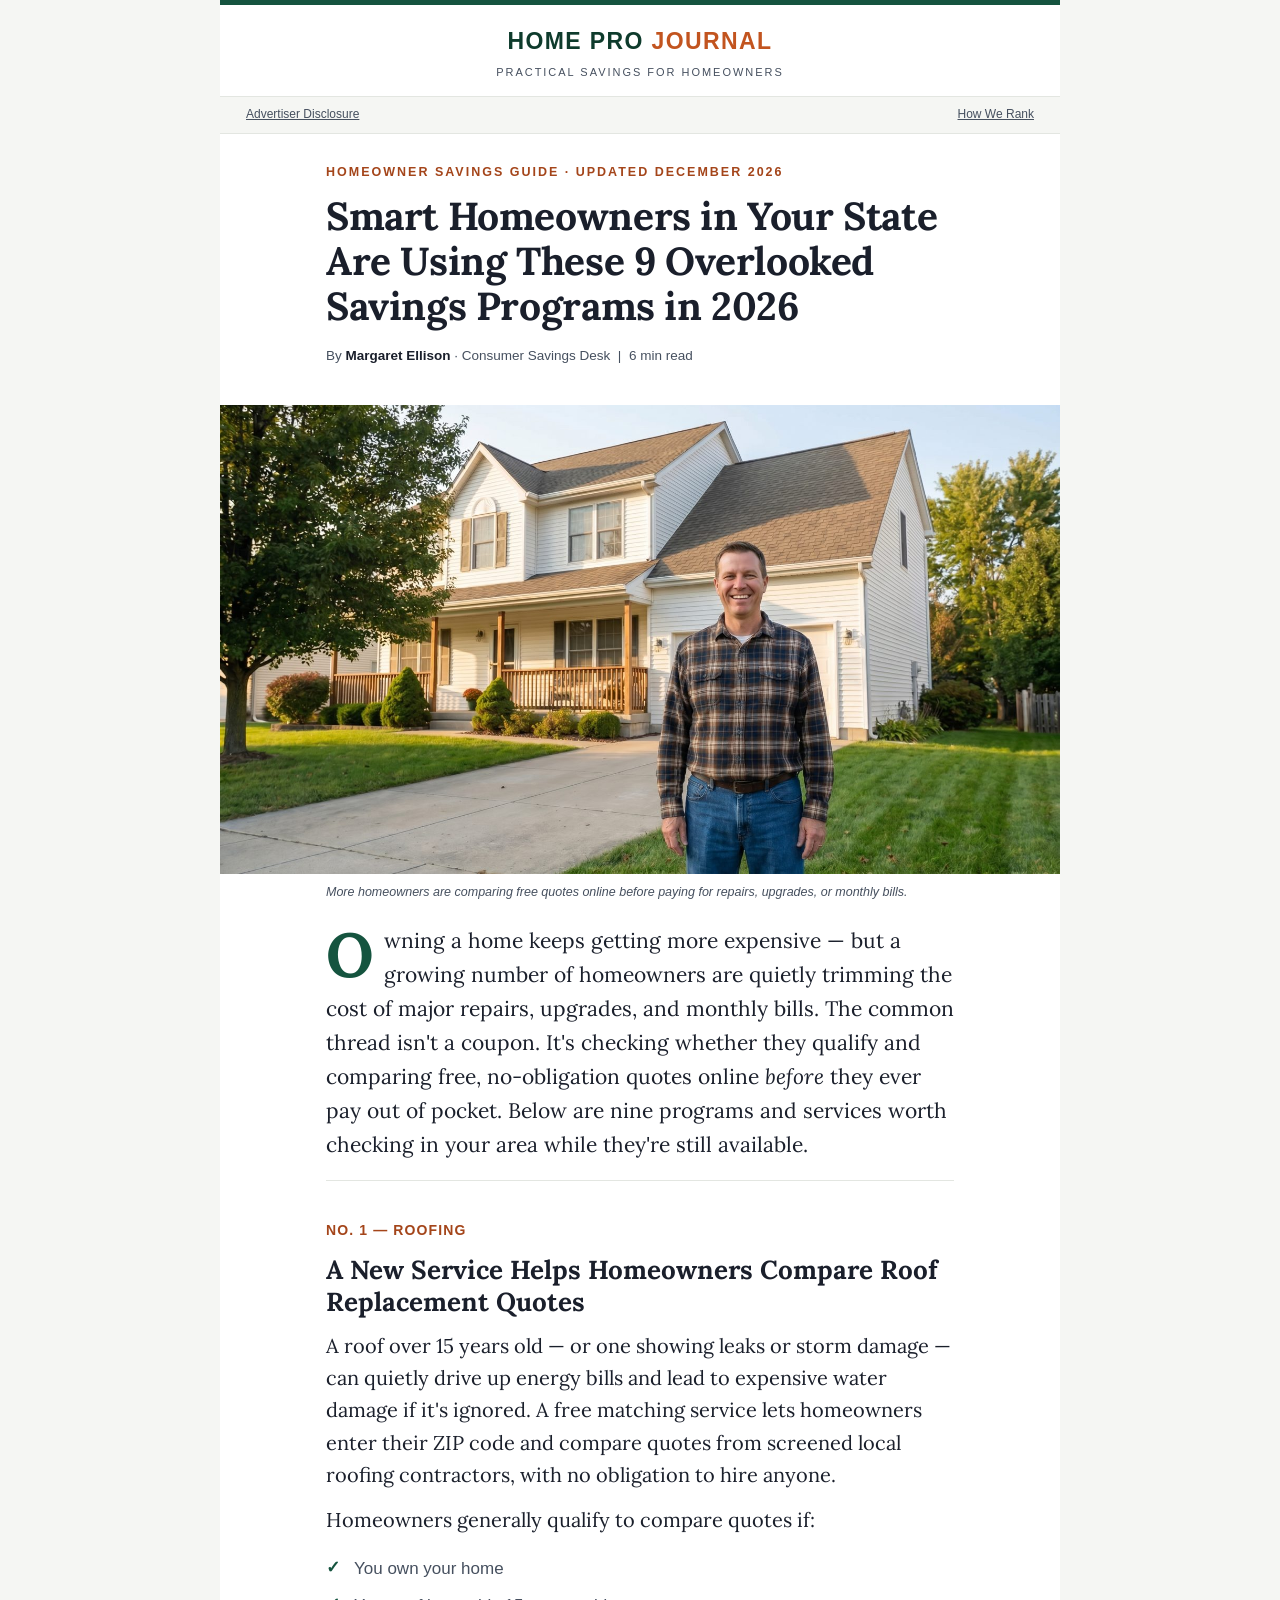
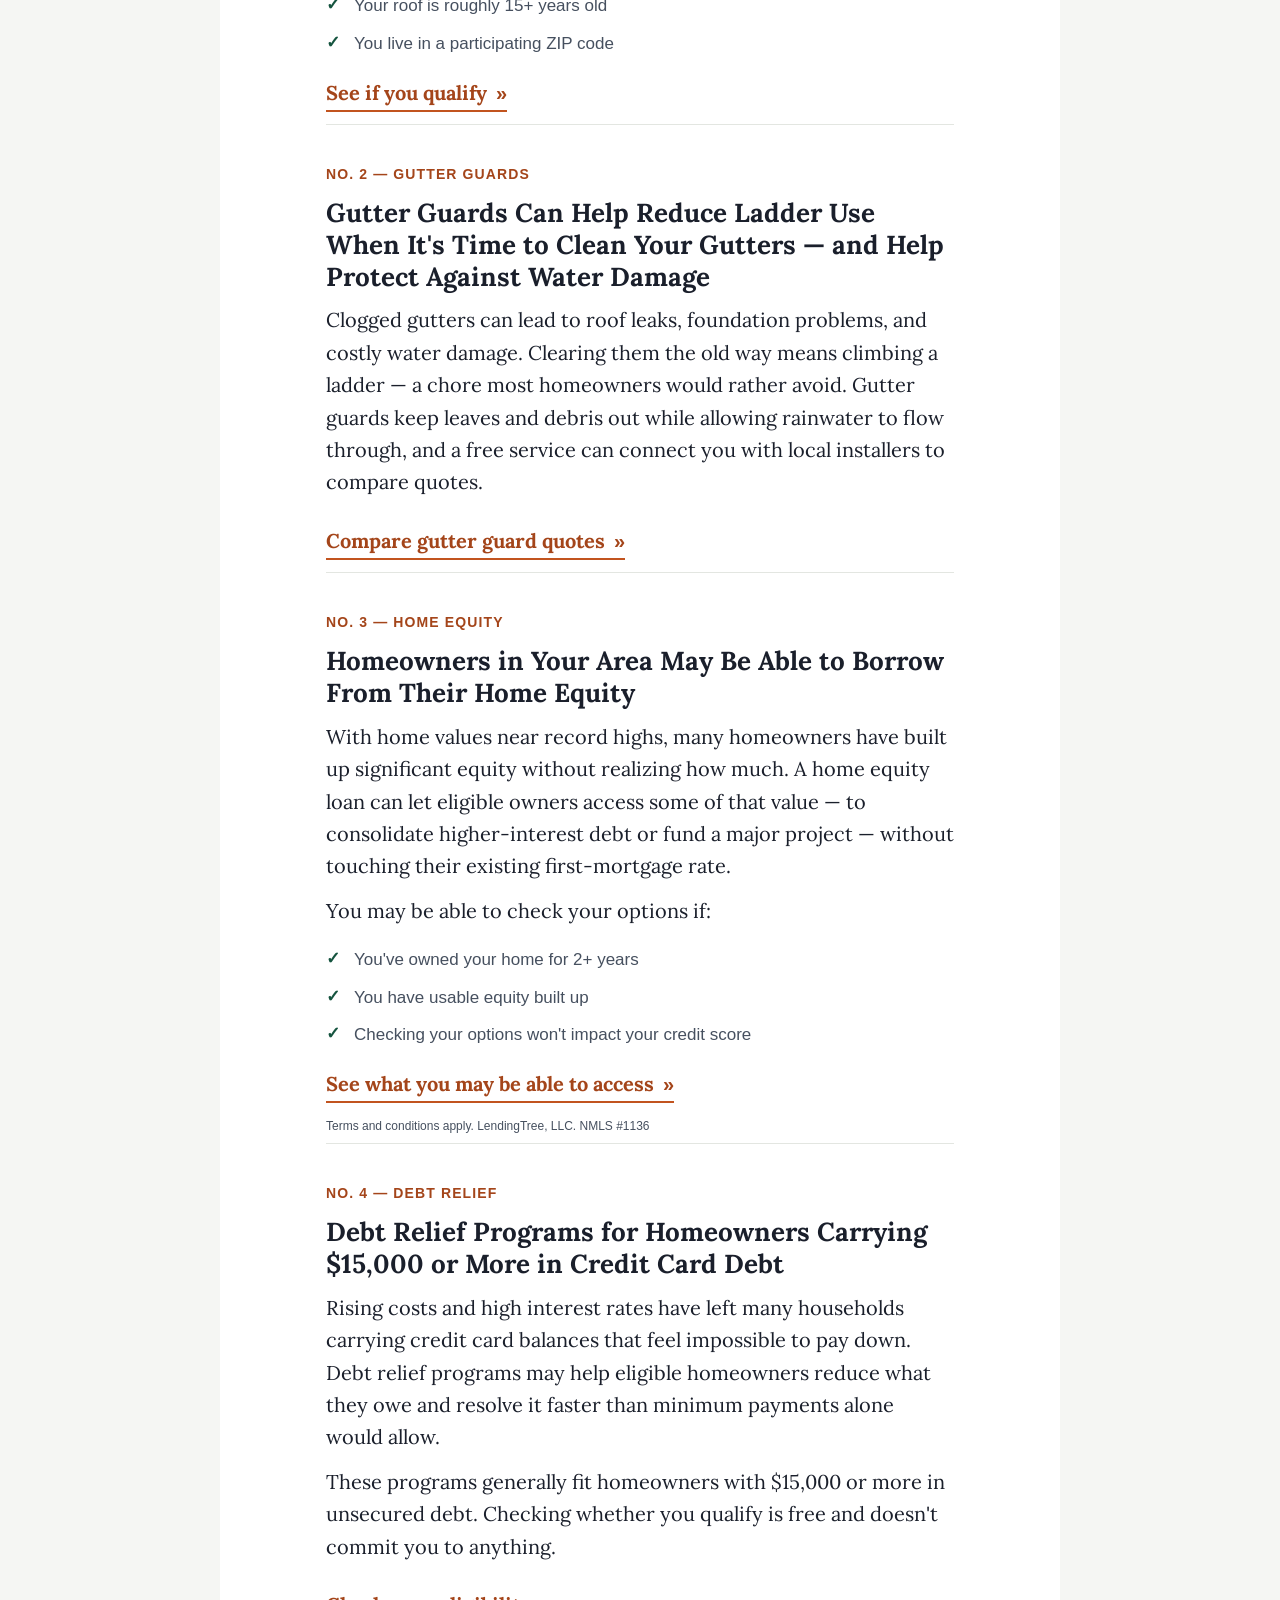
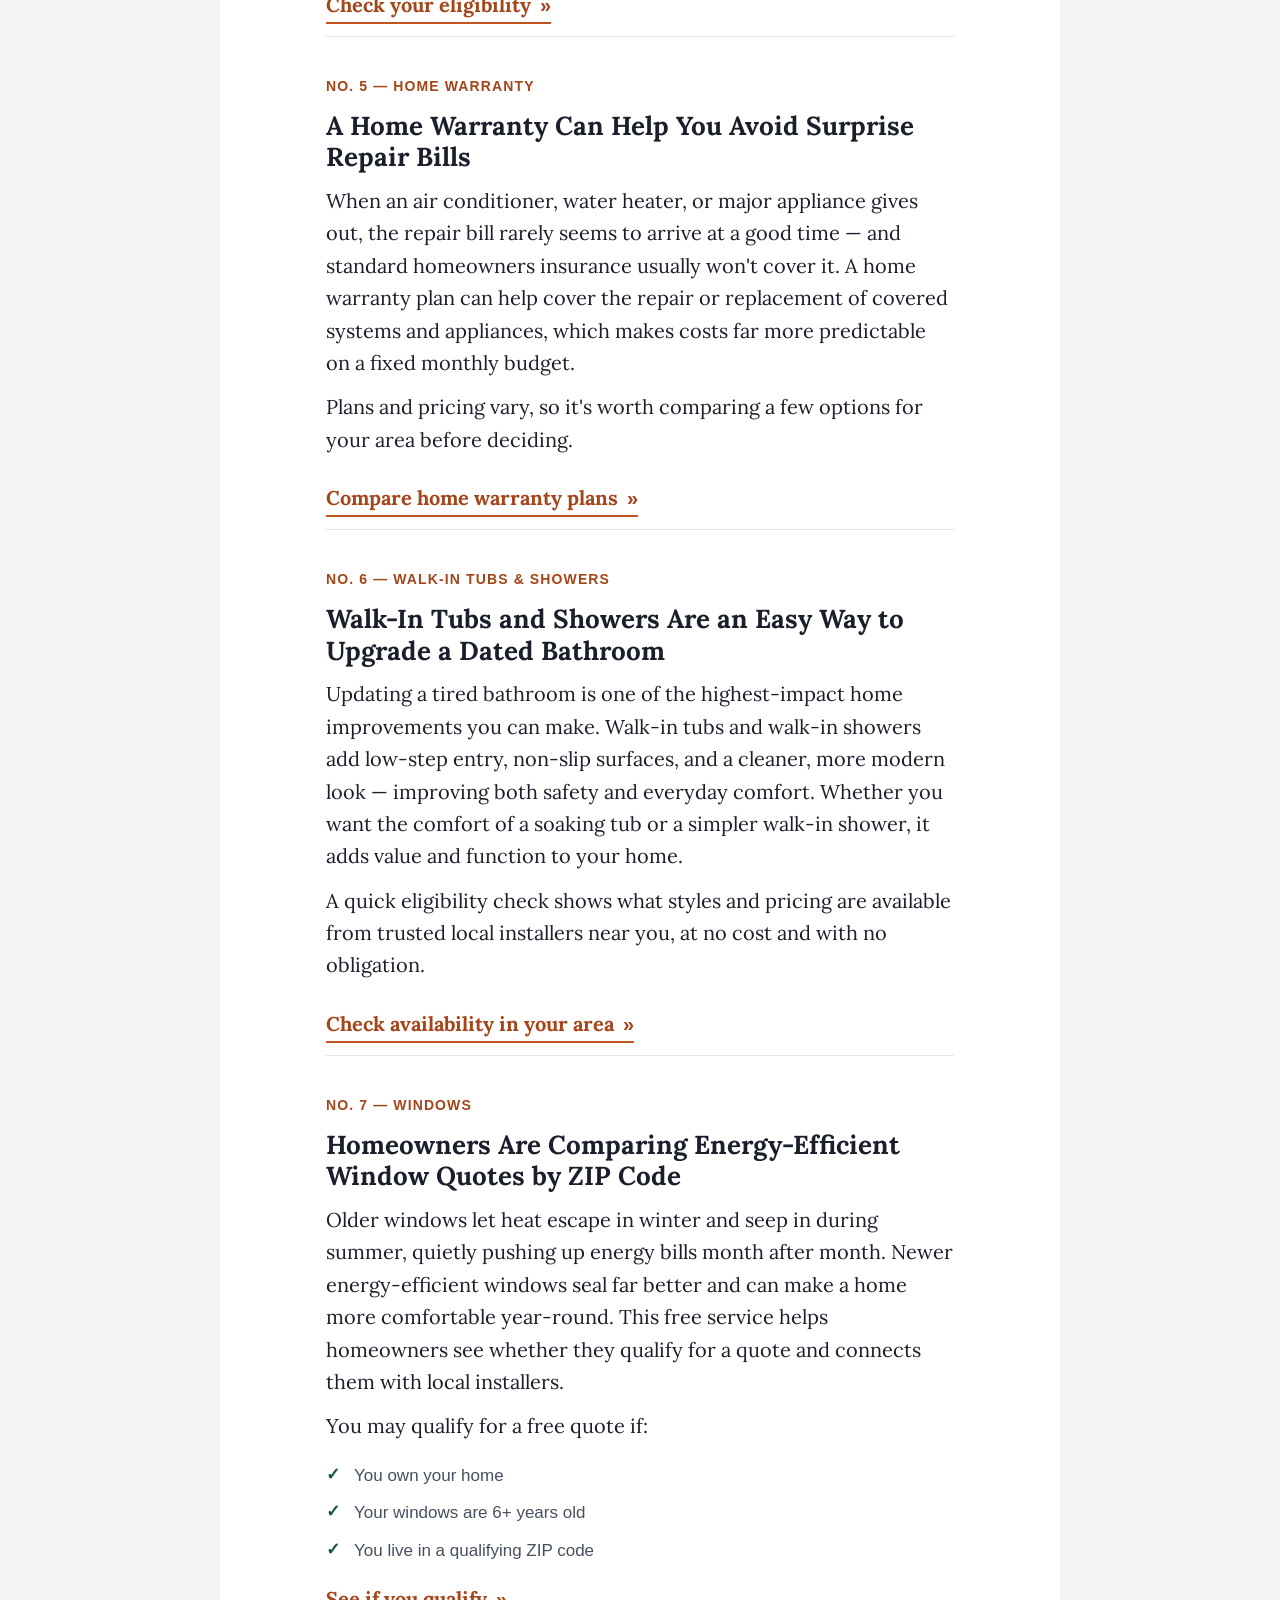
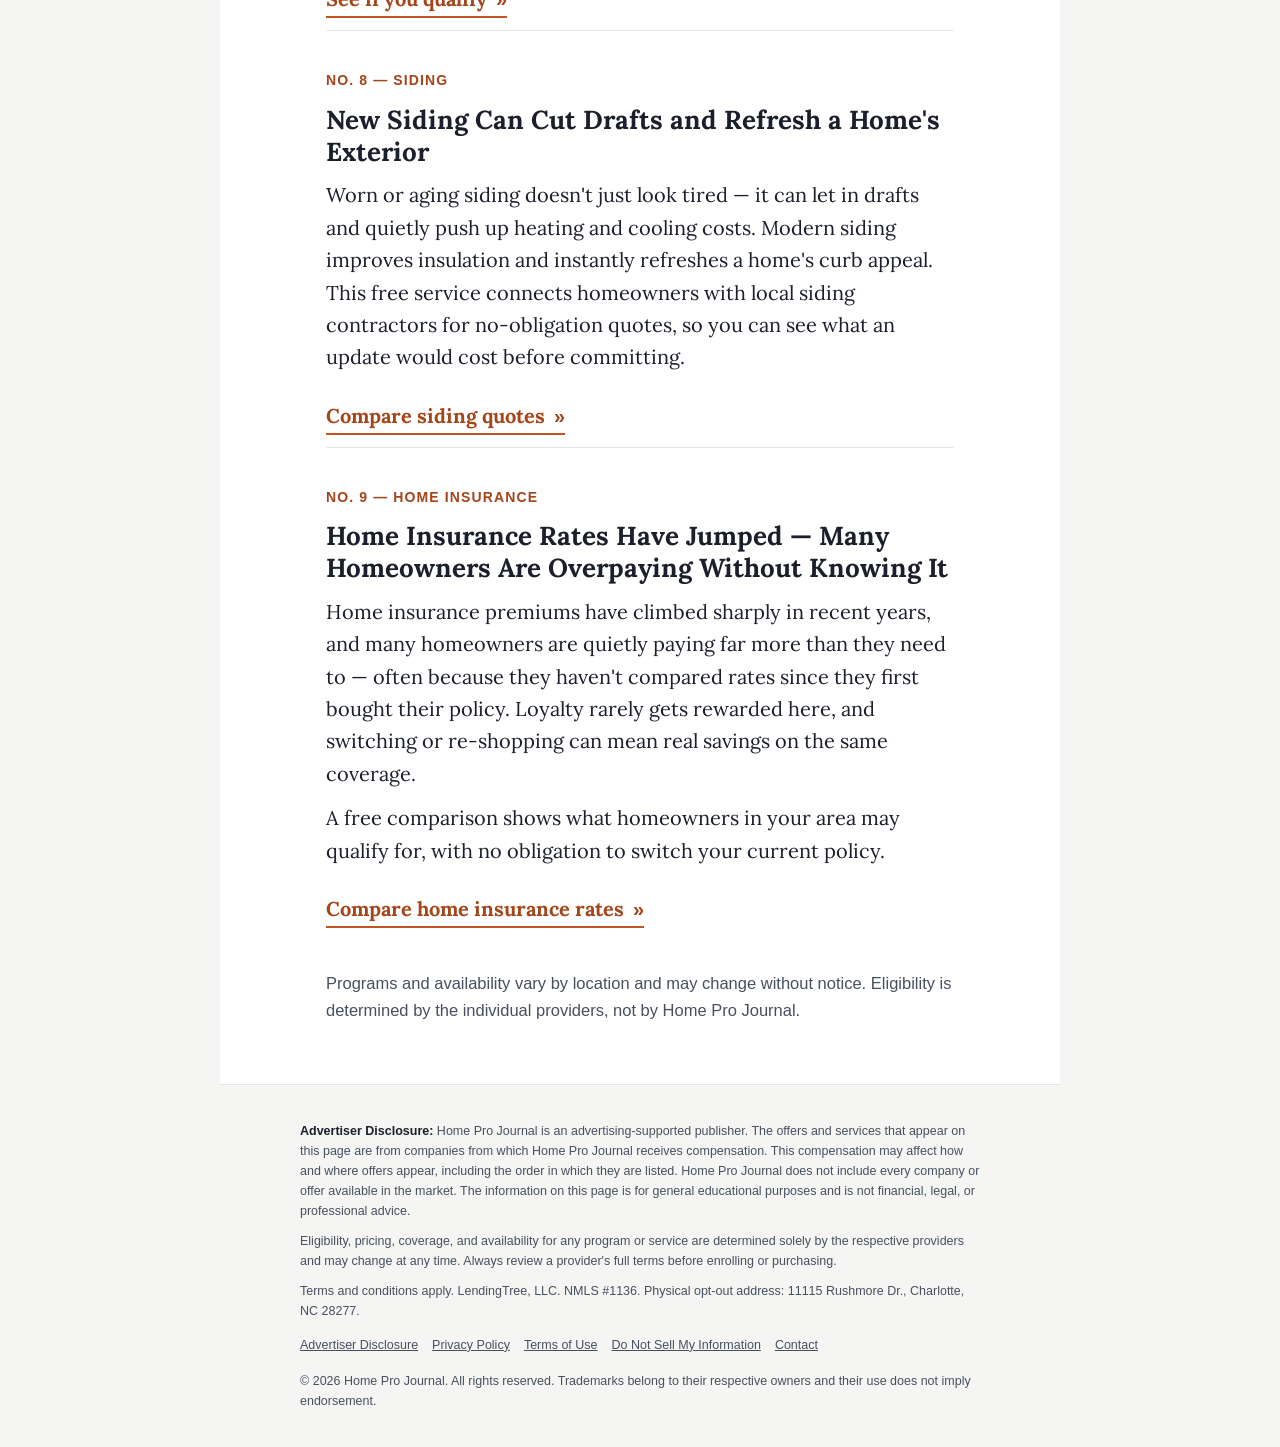
<file: smart-homeowners-9-overlooked-savings-programs/index.html>
<!DOCTYPE html>
<html lang="en">
<head>
<meta charset="UTF-8">
<meta name="viewport" content="width=device-width, initial-scale=1.0">
<title>9 Overlooked Homeowner Savings Programs in Your State — Home Pro Journal</title>
<meta name="description" content="A growing number of homeowners are finding lower prices on home upgrades and bills by comparing free, no-obligation quotes online first.">
<link rel="icon" href="data:image/svg+xml,&lt;svg xmlns=%22http://www.w3.org/2000/svg%22 viewBox=%220 0 100 100%22&gt;&lt;text y=%22.9em%22 font-size=%2290%22&gt;🏠&lt;/text&gt;&lt;/svg&gt;">
<meta property="og:type" content="website">
<meta property="og:site_name" content="Home Pro Journal">
<meta property="og:title" content="9 Overlooked Homeowner Savings Programs Smart Homeowners Are Using in 2026">
<meta property="og:description" content="A growing number of homeowners are finding lower prices on home upgrades and bills by comparing free, no-obligation quotes online first.">
<meta property="og:url" content="https://homeprojournal.com/smart-homeowners-9-overlooked-savings-programs/">
<meta property="og:image" content="https://homeprojournal.com/smart-homeowners-9-overlooked-savings-programs/hero_general.jpg">
<meta name="twitter:card" content="summary_large_image">
<meta name="twitter:title" content="9 Overlooked Homeowner Savings Programs Smart Homeowners Are Using in 2026">
<meta name="twitter:description" content="A growing number of homeowners are finding lower prices on home upgrades and bills by comparing free, no-obligation quotes online first.">
<meta name="twitter:image" content="https://homeprojournal.com/smart-homeowners-9-overlooked-savings-programs/hero_general.jpg">
<link rel="preconnect" href="https://fonts.googleapis.com">
<link rel="preconnect" href="https://fonts.gstatic.com" crossorigin>
<link href="https://fonts.googleapis.com/css2?family=Lora:ital,wght@0,400;0,500;0,600;0,700;1,400&display=swap" rel="stylesheet">
<style>
  :root{
    --ink:#1a1f2b;
    --ink-soft:#46505f;
    --paper:#ffffff;
    --wash:#f5f6f3;
    --line:#e3e6e1;
    --brand:#15543f;
    --brand-ink:#0e3b2c;
    --accent:#c2541f;
    --accent-ink:#a4451a;
    --tag:#eef3f0;
    --shell:840px;     /* outer publication width  */
    --text:680px;      /* constrained reading column for line-length */
  }

  *{box-sizing:border-box;}
  html{-webkit-text-size-adjust:100%;}
  body{
    margin:0;
    background:var(--wash);
    color:var(--ink);
    font-family:'Lora',Georgia,'Times New Roman',serif;
    font-size:20px;
    line-height:1.62;
    -webkit-font-smoothing:antialiased;
  }
  .shell{max-width:var(--shell);margin:0 auto;background:var(--paper);}
  a{color:var(--brand);}

  /* ---------- Masthead ---------- */
  .masthead{
    border-top:5px solid var(--brand);
    background:var(--paper);
    padding:18px 26px 14px;
    border-bottom:1px solid var(--line);
    text-align:center;
  }
  .brand-name{
    font-family:"Helvetica Neue",Arial,sans-serif;
    font-weight:800;letter-spacing:.06em;text-transform:uppercase;
    color:var(--brand-ink);font-size:23px;margin:0;
  }
  .brand-name span{color:var(--accent);}
  .brand-tag{
    font-family:"Helvetica Neue",Arial,sans-serif;
    font-size:11px;letter-spacing:.18em;text-transform:uppercase;
    color:var(--ink-soft);margin:4px 0 0;
  }

  /* ---------- Disclosure bar ---------- */
  .disclosure-bar{
    background:var(--wash);border-bottom:1px solid var(--line);
    font-family:"Helvetica Neue",Arial,sans-serif;font-size:12px;
    color:var(--ink-soft);padding:8px 26px;
    display:flex;justify-content:space-between;gap:12px;flex-wrap:wrap;
  }
  .disclosure-bar a{color:var(--ink-soft);text-decoration:underline;cursor:pointer;}

  /* ---------- Article wrapper: constrained reading column ---------- */
  .article{padding:0 0 10px;}
  .col{max-width:var(--text);margin:0 auto;padding:0 26px;}

  .eyebrow{
    font-family:"Helvetica Neue",Arial,sans-serif;
    font-size:12.5px;letter-spacing:.16em;text-transform:uppercase;
    color:var(--accent-ink);font-weight:700;margin:28px 0 12px;
  }
  h1{
    font-family:'Lora',Georgia,serif;font-weight:700;
    font-size:39px;line-height:1.16;margin:0 0 16px;letter-spacing:-0.01em;
  }
  .byline{
    font-family:"Helvetica Neue",Arial,sans-serif;font-size:13.5px;
    color:var(--ink-soft);padding-bottom:18px;margin-bottom:0;
  }
  .byline strong{color:var(--ink);font-weight:600;}

  /* ---------- Hero (full-bleed: spans the entire shell, edge to edge) ---------- */
  .hero{margin:20px 0 4px;}
  .hero img{
    display:block;
    width:100%;          /* fills the full shell width, flush to both edges */
    height:auto;
    max-height:520px;    /* keeps a pleasing aspect ratio on wide screens */
    object-fit:cover;
    object-position:center 35%;
  }
  /* caption returns to the narrow reading column so it aligns with body text */
  .hero figcaption{
    font-family:"Helvetica Neue",Arial,sans-serif;font-size:12.5px;
    color:var(--ink-soft);padding:8px 26px 0;max-width:var(--text);
    margin:0 auto;font-style:italic;
  }

  .lede{font-size:21px;margin:22px 0 18px;}
  .lede:first-letter{
    font-size:62px;line-height:.8;float:left;padding:6px 10px 0 0;
    color:var(--brand);font-weight:700;
  }
  .note{
    font-size:16.5px;color:var(--ink-soft);
    font-family:"Helvetica Neue",Arial,sans-serif;
  }

  /* ---------- Offer blocks (article-style, not cards) ---------- */
  .offer{
    border-top:1px solid var(--line);
    padding:26px 0 8px;margin:0;
  }
  .offer-num{
    font-family:"Helvetica Neue",Arial,sans-serif;
    font-weight:800;font-size:14px;letter-spacing:.08em;
    color:var(--accent-ink);text-transform:uppercase;margin:0 0 6px;
  }
  .offer-title{
    font-family:'Lora',Georgia,serif;font-weight:700;
    font-size:26px;line-height:1.22;margin:0 0 12px;
  }
  .offer p{margin:12px 0;}

  /* selective eligibility list — used only where it's functional */
  .checks{list-style:none;padding:0;margin:14px 0 0;}
  .checks li{
    padding:5px 0 5px 28px;position:relative;
    font-family:"Helvetica Neue",Arial,sans-serif;font-size:17px;color:var(--ink-soft);
  }
  .checks li::before{content:"✓";position:absolute;left:0;top:4px;color:var(--brand);font-weight:800;}

  /* ---------- DEFAULT CTA: editorial text link ---------- */
  .cta{
    display:inline-block;
    font-family:'Lora',Georgia,serif;
    font-weight:700;font-size:20px;
    color:var(--accent-ink);
    text-decoration:none;
    border-bottom:2px solid var(--accent);
    padding:2px 0 3px;
    margin:14px 0 4px;
    line-height:1.4;
  }
  .cta:hover{color:var(--accent);border-bottom-color:var(--accent-ink);}
  .cta:focus-visible{outline:3px solid var(--brand);outline-offset:4px;}
  .cta .arrow{font-family:"Helvetica Neue",Arial,sans-serif;margin-left:4px;}
  /* generous tap target on mobile without looking like a button */
  @media (max-width:600px){
    .cta{font-size:21px;padding:8px 0 9px;}
  }

  /* ---------- ALTERNATE CTA: boxed button (swap class to .cta--button) ----------
     To use: change a card's link class from "cta" to "cta cta--button".
  */
  .cta--button{
    display:block;text-align:center;background:var(--accent);
    color:#fff;border-bottom:none;border-radius:8px;
    font-family:"Helvetica Neue",Arial,sans-serif;font-size:19px;
    padding:16px 20px;margin:18px 0 8px;
  }
  .cta--button:hover{background:var(--accent-ink);color:#fff;}

  /* ---------- Interstitial ---------- */
  .interstitial{
    font-family:"Helvetica Neue",Arial,sans-serif;font-size:13px;
    letter-spacing:.14em;text-transform:uppercase;color:var(--ink-soft);
    border-top:2px solid var(--brand);padding-top:16px;margin:36px 0 0;font-weight:700;
  }

  /* ---------- Footer ---------- */
  .foot{
    background:var(--wash);border-top:1px solid var(--line);
    padding:26px;font-family:"Helvetica Neue",Arial,sans-serif;
    font-size:12.5px;line-height:1.6;color:var(--ink-soft);margin-top:34px;
  }
  .foot .col{max-width:var(--text);padding:0;}
  .foot p{margin:10px 0;}
  .foot a{color:var(--ink-soft);text-decoration:underline;}
  .foot-links{margin-top:14px;display:flex;flex-wrap:wrap;gap:14px;}

  /* ---------- Modals ---------- */
  dialog{
    border:none;border-radius:12px;max-width:520px;width:90%;padding:26px;
    font-family:"Helvetica Neue",Arial,sans-serif;font-size:15px;line-height:1.6;color:var(--ink);
  }
  dialog::backdrop{background:rgba(20,25,35,.5);}
  dialog h3{margin:0 0 12px;font-size:18px;}
  dialog .close{
    margin-top:18px;background:var(--brand);color:#fff;border:none;
    padding:10px 18px;border-radius:7px;font-weight:700;cursor:pointer;font-size:14px;
  }

  @media (max-width:600px){
    body{font-size:18px;}
    h1{font-size:30px;}
    .lede{font-size:19px;}
    .offer-title{font-size:25px;line-height:1.2;}
    .offer-num{font-size:13px;}
    .col{padding:0 18px;}
    .masthead{padding:16px 18px 12px;}
    .disclosure-bar{padding:8px 18px;font-size:11px;}
    .lede:first-letter{font-size:52px;}
    .hero figcaption{padding:8px 18px 0;}
  }
  @media (prefers-reduced-motion:reduce){*{transition:none !important;}}
</style>
<script>!function(){"use strict";var t="lp_ref",n="cpid",e="lpurl",c="https://read.homeprojournal.com",r="(?<domain>http(?:s?)://[^/]*)".concat("/cf/click"),a="(?:(?:/(?<cta>[1-9][0-9]*)/?)|(?:/))?",i="^".concat(r).concat(a).concat("(?:$|(\\?.*))"),o='javascript:window.clickflare.l="(?<original_link>'.concat(r).concat(a,'("|(\\?[^"]*"))).*'),s=function(){return new RegExp(i,"")},u=function(){return new RegExp(o,"")};function l(t){var n=function(t){return t.replace(s(),(function(t){for(var n=[],e=1;e<arguments.length;e++)n[e-1]=arguments[e];var r=n[n.length-1].domain;return t.replace(r,c)}))}(t);return'javascript:window.clickflare.l="'.concat(n,'"; void 0;')}function d(t,n){if(n&&t&&n.apply(document,[t]),/loaded|interactive|complete/.test(document.readyState))for(var e=0,c=document.links.length;e<c;e++)if(s().test(document.links[e].href)){var r=document.links[e];window.clickflare.links_replaced.has(r)||(r.href=l(r.href),window.clickflare.links_replaced.add(r))}}var f,h,m,p;!function(r,a){var i=document.onreadystatechange;window.clickflare||(window.clickflare={listeners:{},customParams:{},links_replaced:new Set,addEventListener:function(t,n){var e=this.listeners[t]||[];e.includes(n)||e.push(n),this.listeners[t]=e},dispatchEvent:function(t,n){n&&(this.customParams[t]=n),(this.listeners[t]||[]).forEach((function(t){return t(n)}))},push:function(t,n){n&&(this.customParams[t]=n),(this.listeners[t]||[]).forEach((function(t){return t(n)}))}},document.onreadystatechange=function(t){return d(t,i)},d(null,i),setTimeout((function(){!function(r,a){var i,o=function(r,a){var i=new URL("".concat(c).concat(r));o=a,s="{",u=s+s,l="_",d=l+l,o.startsWith(u)||o.startsWith(d)||i.searchParams.set(n,a);var o,s,u,l,d;return i.searchParams.append(t,document.referrer),i.searchParams.append(e,location.href),i.searchParams.append("lpt",document.title),i.searchParams.append("t",(new Date).getTime().toString()),i.toString()}(r,a),s=document.createElement("script"),l=document.scripts[0];s.async=1,s.src=o,s.onerror=function(){!function(){for(var t=function(t,n){var e=document.links[t];u().test(decodeURI(e.href))&&setTimeout((function(){e&&e.setAttribute("href",function(t){var n=t.match(u());if(n){var e=(n.groups||{}).original_link;return e?e.slice(0,-1):t}return t}(decodeURI(e.href)))}))},n=0,e=document.links.length;n<e;n++)t(n)}()},null===(i=l.parentNode)||void 0===i||i.insertBefore(s,l)}(r,a)})))}("".concat("/cf/tags","/").concat(new URL(window.location.href).searchParams.get("cftmid")||"__CONTAINER_ID__"),(m=new URL(window.location.href).searchParams.get(n),f=new RegExp("(^| )".concat("cf_cpid","=([^;]+)")),p=(h=document.cookie.match(f))&&h.pop()||null,m||p||"__CAMPAIGN_ID__"))}();</script>
</head>
<body>
<div class="shell">

  <!-- ============ MASTHEAD ============ -->
  <header class="masthead">
    <p class="brand-name">Home Pro <span>Journal</span></p>
    <p class="brand-tag">Practical Savings for Homeowners</p>
  </header>

  <!-- ============ DISCLOSURE BAR ============ -->
  <div class="disclosure-bar">
    <span><a id="open-disclosure">Advertiser Disclosure</a></span>
    <span><a id="open-rank">How We Rank</a></span>
  </div>

  <article class="article">

    <div class="col">
      <p class="eyebrow">Homeowner Savings Guide · Updated <span id="today">2026</span></p>
      <h1 id="headline">Smart Homeowners <span id="region-line">in Your State</span> Are Using These 9 Overlooked Savings Programs in 2026</h1>
      <p class="byline">By <strong>Margaret Ellison</strong> · Consumer Savings Desk &nbsp;|&nbsp; <span id="readtime">6 min read</span></p>
    </div>

    <!-- ============ HERO ============ -->
    <figure class="hero">
      <img src="hero_general.jpg" alt="A homeowner standing in front of his suburban home on a sunny afternoon" width="2752" height="1536" loading="eager">
      <figcaption>More homeowners are comparing free quotes online before paying for repairs, upgrades, or monthly bills.</figcaption>
    </figure>

    <div class="col">
      <p class="lede">Owning a home keeps getting more expensive — but a growing number of homeowners are quietly trimming the cost of major repairs, upgrades, and monthly bills. The common thread isn't a coupon. It's checking whether they qualify and comparing free, no-obligation quotes online <em>before</em> they ever pay out of pocket. Below are nine programs and services worth checking in your area while they're still available.</p>

      <!-- ====== CLUSTER 1: HOME SERVICES ====== -->

      

      <!-- DISPLAY POSITION 1  (offer: Roofing · link /cf/click/1) -->
      <section class="offer">
        <p class="offer-num">No. 1 — Roofing</p>
        <h2 class="offer-title">A New Service Helps Homeowners Compare Roof Replacement Quotes</h2>
        <p>A roof over 15 years old — or one showing leaks or storm damage — can quietly drive up energy bills and lead to expensive water damage if it's ignored. A free matching service lets homeowners enter their ZIP code and compare quotes from screened local roofing contractors, with no obligation to hire anyone.</p>
        <p>Homeowners generally qualify to compare quotes if:</p>
        <ul class="checks">
          <li>You own your home</li>
          <li>Your roof is roughly 15+ years old</li>
          <li>You live in a participating ZIP code</li>
        </ul>
        <a class="cta" href="https://read.homeprojournal.com/cf/click/1" rel="nofollow sponsored">See if you qualify <span class="arrow">»</span></a>
      </section>

      <!-- DISPLAY POSITION 2  (offer: Gutter Guards · link /cf/click/2) -->
      <section class="offer">
        <p class="offer-num">No. 2 — Gutter Guards</p>
        <h2 class="offer-title">Gutter Guards Can Help Reduce Ladder Use When It's Time to Clean Your Gutters — and Help Protect Against Water Damage</h2>
        <p>Clogged gutters can lead to roof leaks, foundation problems, and costly water damage. Clearing them the old way means climbing a ladder — a chore most homeowners would rather avoid. Gutter guards keep leaves and debris out while allowing rainwater to flow through, and a free service can connect you with local installers to compare quotes.</p>
        <a class="cta" href="https://read.homeprojournal.com/cf/click/2" rel="nofollow sponsored">Compare gutter guard quotes <span class="arrow">»</span></a>
      </section>

      <!-- DISPLAY POSITION 3  (offer: Home Equity · link /cf/click/3) -->
      <section class="offer">
        <p class="offer-num">No. 3 — Home Equity</p>
        <h2 class="offer-title">Homeowners <span id="equity-geo">in Your Area</span> May Be Able to Borrow From Their Home Equity</h2>
        <p>With home values near record highs, many homeowners have built up significant equity without realizing how much. A home equity loan can let eligible owners access some of that value — to consolidate higher-interest debt or fund a major project — without touching their existing first-mortgage rate.</p>
        <p>You may be able to check your options if:</p>
        <ul class="checks">
          <li>You've owned your home for 2+ years</li>
          <li>You have usable equity built up</li>
          <li>Checking your options won't impact your credit score</li>
        </ul>
        <a class="cta" href="https://read.homeprojournal.com/cf/click/3" rel="nofollow sponsored">See what you may be able to access <span class="arrow">»</span></a>
        <p style="font-family:'Helvetica Neue',Arial,sans-serif;font-size:12px;color:var(--ink-soft);margin:10px 0 0;line-height:1.5;">Terms and conditions apply. LendingTree, LLC. NMLS&nbsp;#1136</p>
      </section>

      <!-- DISPLAY POSITION 4  (offer: Debt Relief · link /cf/click/4) -->
      <section class="offer">
        <p class="offer-num">No. 4 — Debt Relief</p>
        <h2 class="offer-title">Debt Relief Programs for Homeowners Carrying $15,000 or More in Credit Card Debt</h2>
        <p>Rising costs and high interest rates have left many households carrying credit card balances that feel impossible to pay down. Debt relief programs may help eligible homeowners reduce what they owe and resolve it faster than minimum payments alone would allow.</p>
        <p>These programs generally fit homeowners with $15,000 or more in unsecured debt. Checking whether you qualify is free and doesn't commit you to anything.</p>
        <a class="cta" href="https://read.homeprojournal.com/cf/click/4" rel="nofollow sponsored">Check your eligibility <span class="arrow">»</span></a>
      </section>

      <!-- DISPLAY POSITION 5  (offer: Home Warranty · link /cf/click/5) -->
      <section class="offer">
        <p class="offer-num">No. 5 — Home Warranty</p>
        <h2 class="offer-title">A Home Warranty Can Help You Avoid Surprise Repair Bills</h2>
        <p>When an air conditioner, water heater, or major appliance gives out, the repair bill rarely seems to arrive at a good time — and standard homeowners insurance usually won't cover it. A home warranty plan can help cover the repair or replacement of covered systems and appliances, which makes costs far more predictable on a fixed monthly budget.</p>
        <p>Plans and pricing vary, so it's worth comparing a few options for your area before deciding.</p>
        <a class="cta" href="https://read.homeprojournal.com/cf/click/5" rel="nofollow sponsored">Compare home warranty plans <span class="arrow">»</span></a>
      </section>

      <!-- DISPLAY POSITION 6  (offer: Walk-In Tubs & Showers · link /cf/click/6) -->
      <section class="offer">
        <p class="offer-num">No. 6 — Walk-In Tubs &amp; Showers</p>
        <h2 class="offer-title">Walk-In Tubs and Showers Are an Easy Way to Upgrade a Dated Bathroom</h2>
        <p>Updating a tired bathroom is one of the highest-impact home improvements you can make. Walk-in tubs and walk-in showers add low-step entry, non-slip surfaces, and a cleaner, more modern look — improving both safety and everyday comfort. Whether you want the comfort of a soaking tub or a simpler walk-in shower, it adds value and function to your home.</p>
        <p>A quick eligibility check shows what styles and pricing are available from trusted local installers near you, at no cost and with no obligation.</p>
        <a class="cta" href="https://read.homeprojournal.com/cf/click/6" rel="nofollow sponsored">Check availability in your area <span class="arrow">»</span></a>
      </section>

      <!-- DISPLAY POSITION 7  (offer: Windows · link /cf/click/7) -->
      <section class="offer">
        <p class="offer-num">No. 7 — Windows</p>
        <h2 class="offer-title">Homeowners Are Comparing Energy-Efficient Window Quotes by ZIP Code</h2>
        <p>Older windows let heat escape in winter and seep in during summer, quietly pushing up energy bills month after month. Newer energy-efficient windows seal far better and can make a home more comfortable year-round. This free service helps homeowners see whether they qualify for a quote and connects them with local installers.</p>
        <p>You may qualify for a free quote if:</p>
        <ul class="checks">
          <li>You own your home</li>
          <li>Your windows are 6+ years old</li>
          <li>You live in a qualifying ZIP code</li>
        </ul>
        <a class="cta" href="https://read.homeprojournal.com/cf/click/7" rel="nofollow sponsored">See if you qualify <span class="arrow">»</span></a>
      </section>

      <!-- DISPLAY POSITION 8  (offer: Siding · link /cf/click/8) -->
      <section class="offer">
        <p class="offer-num">No. 8 — Siding</p>
        <h2 class="offer-title">New Siding Can Cut Drafts and Refresh a Home's Exterior</h2>
        <p>Worn or aging siding doesn't just look tired — it can let in drafts and quietly push up heating and cooling costs. Modern siding improves insulation and instantly refreshes a home's curb appeal. This free service connects homeowners with local siding contractors for no-obligation quotes, so you can see what an update would cost before committing.</p>
        <a class="cta" href="https://read.homeprojournal.com/cf/click/8" rel="nofollow sponsored">Compare siding quotes <span class="arrow">»</span></a>
      </section>

      <!-- DISPLAY POSITION 9  (offer: Home Insurance · link /cf/click/9) -->
      <section class="offer">
        <p class="offer-num">No. 9 — Home Insurance</p>
        <h2 class="offer-title">Home Insurance Rates Have Jumped — Many Homeowners Are Overpaying Without Knowing It</h2>
        <p>Home insurance premiums have climbed sharply in recent years, and many homeowners are quietly paying far more than they need to — often because they haven't compared rates since they first bought their policy. Loyalty rarely gets rewarded here, and switching or re-shopping can mean real savings on the same coverage.</p>
        <p>A free comparison shows what homeowners in your area may qualify for, with no obligation to switch your current policy.</p>
        <a class="cta" href="https://read.homeprojournal.com/cf/click/9" rel="nofollow sponsored">Compare home insurance rates <span class="arrow">»</span></a>
      </section>

      

      <p class="note" style="margin-top:30px;">Programs and availability vary by location and may change without notice. Eligibility is determined by the individual providers, not by Home Pro Journal.</p>
    </div>
  </article>

  <!-- ============ FOOTER ============ -->
  <footer class="foot">
    <div class="col">
      <p><strong style="color:var(--ink);">Advertiser Disclosure:</strong> Home Pro Journal is an advertising-supported publisher. The offers and services that appear on this page are from companies from which Home Pro Journal receives compensation. This compensation may affect how and where offers appear, including the order in which they are listed. Home Pro Journal does not include every company or offer available in the market. The information on this page is for general educational purposes and is not financial, legal, or professional advice.</p>
      <p>Eligibility, pricing, coverage, and availability for any program or service are determined solely by the respective providers and may change at any time. Always review a provider's full terms before enrolling or purchasing.</p>
      <p>Terms and conditions apply. LendingTree, LLC. NMLS&nbsp;#1136. Physical opt-out address: 11115 Rushmore Dr., Charlotte, NC 28277.</p>
      <div class="foot-links">
        <a id="open-disclosure-2">Advertiser Disclosure</a>
        <a href="/privacy/">Privacy Policy</a>
        <a href="/terms/">Terms of Use</a>
        <a href="/do-not-sell/">Do Not Sell My Information</a>
        <a href="/contact/">Contact</a>
      </div>
      <p style="margin-top:16px;">© <span class="year">2026</span> Home Pro Journal. All rights reserved. Trademarks belong to their respective owners and their use does not imply endorsement.</p>
    </div>
  </footer>

</div>

<!-- ============ MODALS ============ -->
<dialog id="disclosure-modal">
  <h3>Advertiser Disclosure</h3>
  <p>Home Pro Journal is supported by compensation from the companies featured on this page. This compensation may impact how, where, and in what order offers appear. We do not feature every company or offer available, and the order of listings does not constitute a recommendation. All eligibility and pricing decisions are made by the providers.</p>
  <button class="close">Close</button>
</dialog>
<dialog id="rank-modal">
  <h3>How We Rank</h3>
  <p>Listings on this page are ordered based on a combination of general consumer interest, breadth of availability, and compensation received from featured providers. Rankings may change at any time. This ordering is an editorial and advertising decision and is not a guarantee of suitability for your situation — always compare options yourself before deciding.</p>
  <button class="close">Close</button>
</dialog>

<script>
  /* ---- Geo headline + city personalization ---- */
  (function(){
    var params = new URLSearchParams(location.search);

    function clean(v, cap){
      return (v||'').trim().replace(/[^a-zA-Z \-]/g,'').slice(0, cap||28);
    }
    function titlecase(v){
      return v.replace(/\w\S*/g,function(t){return t.charAt(0).toUpperCase()+t.slice(1).toLowerCase();});
    }

    var region = clean(params.get('region'), 28);
    var city   = clean(params.get('city'), 32);
    if(region) region = titlecase(region);
    if(city)   city   = titlecase(city);

    /* H1 stays at state level (most reliable). Fallback: "Your State". */
    var line = document.getElementById('region-line');
    if(line){ line.textContent = region ? ('in ' + region) : 'in Your State'; }

    /* Home Equity slot: prefer city, then state, then generic. */
    var eq = document.getElementById('equity-geo');
    if(eq){
      if(city)       eq.textContent = 'in ' + city;
      else if(region)eq.textContent = 'in ' + region;
      else           eq.textContent = 'in Your Area';
    }
  })();

  /* ---- Date / year ---- */
  (function(){
    var y=new Date().getFullYear();
    document.querySelectorAll('.year').forEach(function(e){e.textContent=y;});
    var td=document.getElementById('today');
    if(td){td.textContent=new Date().toLocaleDateString('en-US',{month:'long',year:'numeric'});}
  })();

  /* ---- Modals ---- */
  function bind(o,m){var a=document.getElementById(o),d=document.getElementById(m);if(a&&d){a.addEventListener('click',function(e){e.preventDefault();d.showModal();});}}
  bind('open-disclosure','disclosure-modal');
  bind('open-disclosure-2','disclosure-modal');
  bind('open-rank','rank-modal');
  document.querySelectorAll('dialog .close').forEach(function(b){b.addEventListener('click',function(){b.closest('dialog').close();});});
  document.querySelectorAll('[data-stub]').forEach(function(a){a.addEventListener('click',function(e){e.preventDefault();});});
</script>
</body>
</html>
</file>
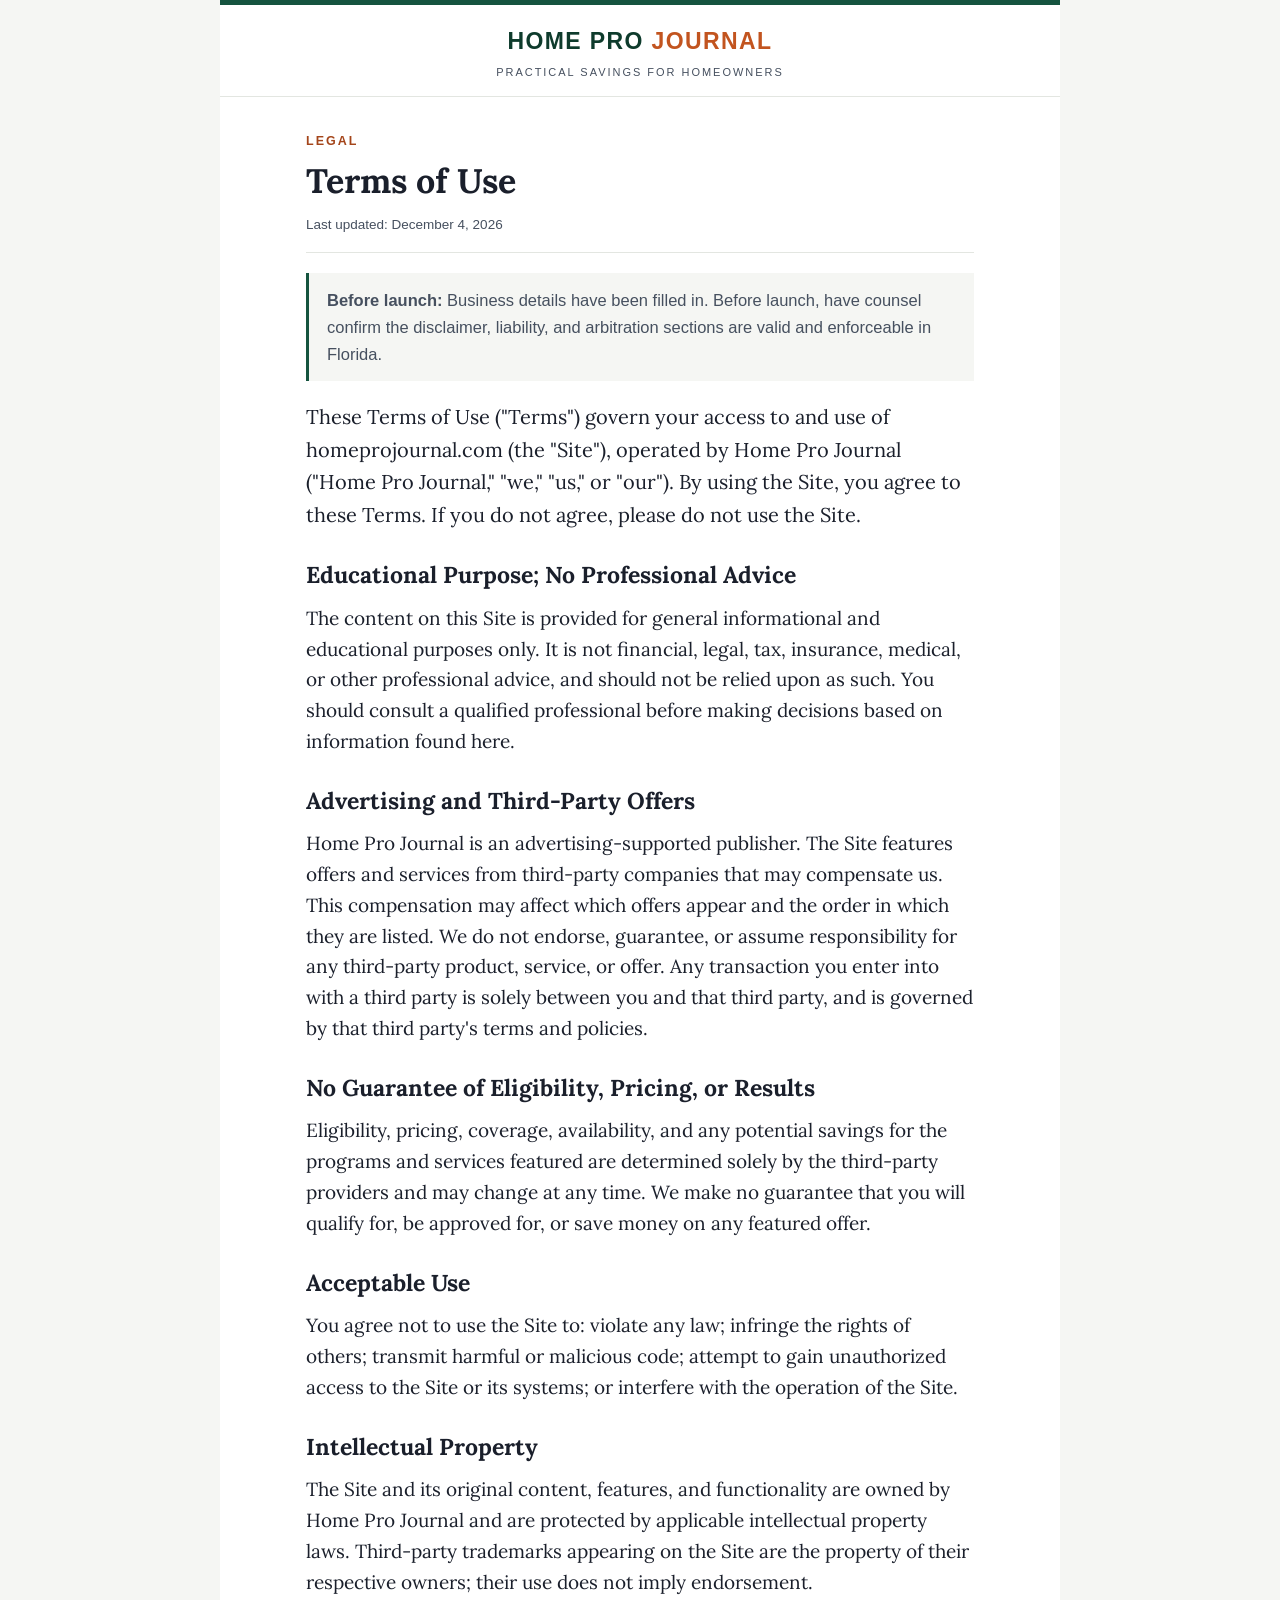
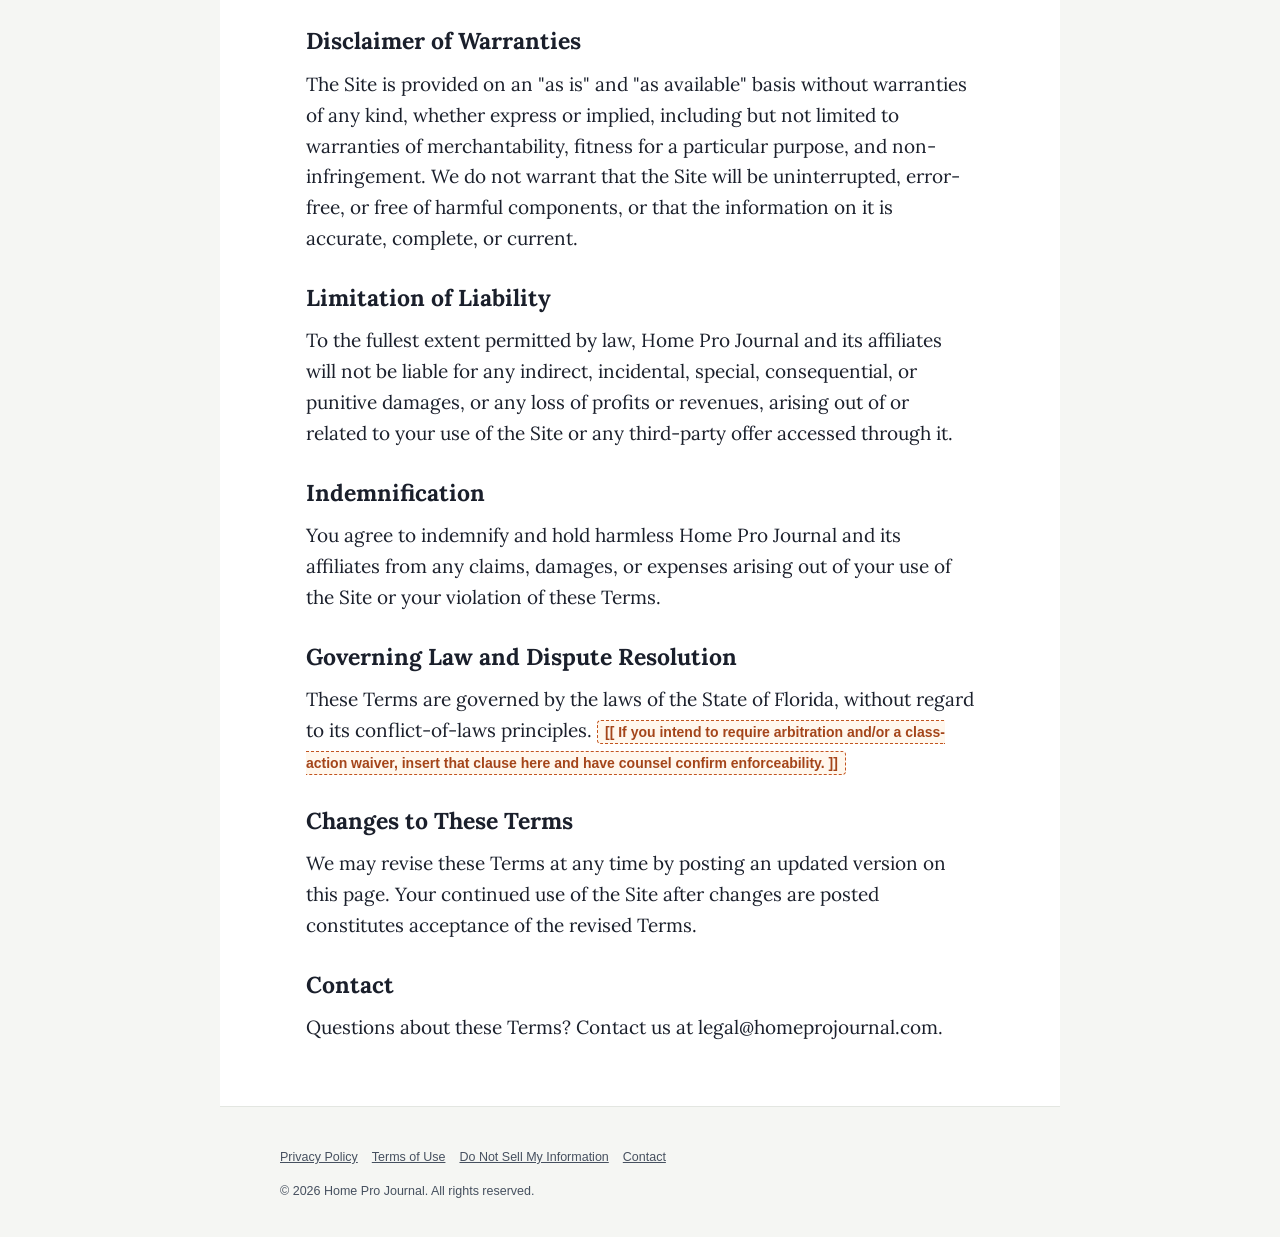
<file: terms/index.html>
<!DOCTYPE html>
<html lang="en">
<head>
<meta charset="UTF-8">
<meta name="viewport" content="width=device-width, initial-scale=1.0">
<link rel="icon" href="data:image/svg+xml,&lt;svg xmlns=%22http://www.w3.org/2000/svg%22 viewBox=%220 0 100 100%22&gt;&lt;text y=%22.9em%22 font-size=%2290%22&gt;🏠&lt;/text&gt;&lt;/svg&gt;">
<meta property="og:type" content="website">
<meta property="og:site_name" content="Home Pro Journal">
<meta property="og:title" content="Terms of Use — Home Pro Journal">
<meta property="og:description" content="The terms governing use of Home Pro Journal.">
<meta property="og:url" content="https://homeprojournal.com/terms/">
<meta property="og:image" content="https://homeprojournal.com/9-overlooked-homeowner-savings-programs/hero_web.jpg">
<meta name="twitter:card" content="summary_large_image">
<meta name="twitter:title" content="Terms of Use — Home Pro Journal">
<meta name="twitter:description" content="The terms governing use of Home Pro Journal.">
<title>Terms of Use — Home Pro Journal</title>
<meta name="robots" content="noindex">
<link rel="preconnect" href="https://fonts.googleapis.com">
<link rel="preconnect" href="https://fonts.gstatic.com" crossorigin>
<link href="https://fonts.googleapis.com/css2?family=Lora:ital,wght@0,400;0,500;0,600;0,700;1,400&display=swap" rel="stylesheet">
<link rel="stylesheet" href="../styles.css">
</head>
<body>
<div class="shell">

  <header class="masthead">
    <a class="brand-link" href="/">
      <p class="brand-name">Home Pro <span>Journal</span></p>
      <p class="brand-tag">Practical Savings for Homeowners</p>
    </a>
  </header>

  <div class="col">
    <p class="eyebrow">Legal</p>
    <h1>Terms of Use</h1>
    <p class="updated">Last updated: <span class="today">2026</span></p>

    <div class="callout">
      <strong>Before launch:</strong> Business details have been filled in. Before launch, have counsel confirm the disclaimer, liability, and arbitration sections are valid and enforceable in Florida.
    </div>

    <p class="lead">These Terms of Use ("Terms") govern your access to and use of homeprojournal.com (the "Site"), operated by Home Pro Journal ("Home Pro Journal," "we," "us," or "our"). By using the Site, you agree to these Terms. If you do not agree, please do not use the Site.</p>

    <h2>Educational Purpose; No Professional Advice</h2>
    <p>The content on this Site is provided for general informational and educational purposes only. It is not financial, legal, tax, insurance, medical, or other professional advice, and should not be relied upon as such. You should consult a qualified professional before making decisions based on information found here.</p>

    <h2>Advertising and Third-Party Offers</h2>
    <p>Home Pro Journal is an advertising-supported publisher. The Site features offers and services from third-party companies that may compensate us. This compensation may affect which offers appear and the order in which they are listed. We do not endorse, guarantee, or assume responsibility for any third-party product, service, or offer. Any transaction you enter into with a third party is solely between you and that third party, and is governed by that third party's terms and policies.</p>

    <h2>No Guarantee of Eligibility, Pricing, or Results</h2>
    <p>Eligibility, pricing, coverage, availability, and any potential savings for the programs and services featured are determined solely by the third-party providers and may change at any time. We make no guarantee that you will qualify for, be approved for, or save money on any featured offer.</p>

    <h2>Acceptable Use</h2>
    <p>You agree not to use the Site to: violate any law; infringe the rights of others; transmit harmful or malicious code; attempt to gain unauthorized access to the Site or its systems; or interfere with the operation of the Site.</p>

    <h2>Intellectual Property</h2>
    <p>The Site and its original content, features, and functionality are owned by Home Pro Journal and are protected by applicable intellectual property laws. Third-party trademarks appearing on the Site are the property of their respective owners; their use does not imply endorsement.</p>

    <h2>Disclaimer of Warranties</h2>
    <p>The Site is provided on an "as is" and "as available" basis without warranties of any kind, whether express or implied, including but not limited to warranties of merchantability, fitness for a particular purpose, and non-infringement. We do not warrant that the Site will be uninterrupted, error-free, or free of harmful components, or that the information on it is accurate, complete, or current.</p>

    <h2>Limitation of Liability</h2>
    <p>To the fullest extent permitted by law, Home Pro Journal and its affiliates will not be liable for any indirect, incidental, special, consequential, or punitive damages, or any loss of profits or revenues, arising out of or related to your use of the Site or any third-party offer accessed through it.</p>

    <h2>Indemnification</h2>
    <p>You agree to indemnify and hold harmless Home Pro Journal and its affiliates from any claims, damages, or expenses arising out of your use of the Site or your violation of these Terms.</p>

    <h2>Governing Law and Dispute Resolution</h2>
    <p>These Terms are governed by the laws of the State of Florida, without regard to its conflict-of-laws principles. <span class="placeholder">[[ If you intend to require arbitration and/or a class-action waiver, insert that clause here and have counsel confirm enforceability. ]]</span></p>

    <h2>Changes to These Terms</h2>
    <p>We may revise these Terms at any time by posting an updated version on this page. Your continued use of the Site after changes are posted constitutes acceptance of the revised Terms.</p>

    <h2>Contact</h2>
    <p>Questions about these Terms? Contact us at legal@homeprojournal.com.</p>
  </div>

  <footer class="foot">
    <div class="col">
      <div class="foot-links">
        <a href="/privacy/">Privacy Policy</a>
        <a href="/terms/">Terms of Use</a>
        <a href="/do-not-sell/">Do Not Sell My Information</a>
        <a href="/contact/">Contact</a>
      </div>
      <p style="margin-top:14px;">© <span class="year">2026</span> Home Pro Journal. All rights reserved.</p>
    </div>
  </footer>

</div>
<script>
  var d=new Date();
  document.querySelectorAll('.year').forEach(function(e){e.textContent=d.getFullYear();});
  document.querySelectorAll('.today').forEach(function(e){e.textContent=d.toLocaleDateString('en-US',{month:'long',day:'numeric',year:'numeric'});});
</script>
</body>
</html>
</file>
<file: styles.css>
/* ============================================================
   HOME PRO JOURNAL — shared site styles (legal + root pages)
   Brand name lives in HTML only. Edit placeholders marked
   [[ ... ]] in each HTML file before launch.
   ============================================================ */
:root{
  --ink:#1a1f2b;
  --ink-soft:#46505f;
  --paper:#ffffff;
  --wash:#f5f6f3;
  --line:#e3e6e1;
  --brand:#15543f;
  --brand-ink:#0e3b2c;
  --accent:#c2541f;
  --accent-ink:#a4451a;
  --shell:840px;
  --text:720px;
}
*{box-sizing:border-box;}
html{-webkit-text-size-adjust:100%;}
body{
  margin:0;background:var(--wash);color:var(--ink);
  font-family:'Lora',Georgia,'Times New Roman',serif;
  font-size:19px;line-height:1.62;-webkit-font-smoothing:antialiased;
}
.shell{max-width:var(--shell);margin:0 auto;background:var(--paper);min-height:100vh;}
a{color:var(--brand);}

/* Masthead */
.masthead{
  border-top:5px solid var(--brand);background:var(--paper);
  padding:18px 26px 14px;border-bottom:1px solid var(--line);text-align:center;
}
.masthead a.brand-link{text-decoration:none;}
.brand-name{
  font-family:"Helvetica Neue",Arial,sans-serif;font-weight:800;
  letter-spacing:.06em;text-transform:uppercase;color:var(--brand-ink);
  font-size:23px;margin:0;
}
.brand-name span{color:var(--accent);}
.brand-tag{
  font-family:"Helvetica Neue",Arial,sans-serif;font-size:11px;
  letter-spacing:.18em;text-transform:uppercase;color:var(--ink-soft);margin:4px 0 0;
}

/* Content column */
.col{max-width:var(--text);margin:0 auto;padding:34px 26px 10px;}
.eyebrow{
  font-family:"Helvetica Neue",Arial,sans-serif;font-size:12.5px;
  letter-spacing:.16em;text-transform:uppercase;color:var(--accent-ink);
  font-weight:700;margin:0 0 10px;
}
h1{font-family:'Lora',Georgia,serif;font-weight:700;font-size:34px;line-height:1.18;margin:0 0 8px;}
h2{font-family:'Lora',Georgia,serif;font-weight:700;font-size:23px;line-height:1.25;margin:30px 0 8px;}
h3{font-family:"Helvetica Neue",Arial,sans-serif;font-weight:700;font-size:17px;margin:22px 0 6px;}
p{margin:13px 0;}
ul,ol{margin:13px 0;padding-left:24px;}
li{margin:6px 0;}
.updated{
  font-family:"Helvetica Neue",Arial,sans-serif;font-size:13.5px;
  color:var(--ink-soft);border-bottom:1px solid var(--line);
  padding-bottom:16px;margin-bottom:8px;
}
.lead{font-size:20px;}
.callout{
  background:var(--wash);border-left:3px solid var(--brand);
  padding:14px 18px;margin:20px 0;font-size:16.5px;
  font-family:"Helvetica Neue",Arial,sans-serif;color:var(--ink-soft);
}
.placeholder{
  background:#fff7ed;border:1px dashed var(--accent);
  padding:3px 7px;border-radius:4px;font-family:"Helvetica Neue",Arial,sans-serif;
  font-size:14px;color:var(--accent-ink);font-weight:600;
}

/* Buttons / form (Do Not Sell) */
.btn{
  display:inline-block;background:var(--brand);color:#fff;text-decoration:none;
  font-family:"Helvetica Neue",Arial,sans-serif;font-weight:700;font-size:16px;
  padding:13px 22px;border-radius:7px;border:none;cursor:pointer;margin-top:8px;
}
.btn:hover{background:var(--brand-ink);}
.field{margin:16px 0;}
.field label{
  display:block;font-family:"Helvetica Neue",Arial,sans-serif;
  font-size:15px;font-weight:600;margin-bottom:6px;
}
.field input,.field select,.field textarea{
  width:100%;padding:11px 12px;border:1px solid var(--line);border-radius:7px;
  font-size:16px;font-family:"Helvetica Neue",Arial,sans-serif;background:#fff;
}
.field textarea{min-height:90px;resize:vertical;}

/* Root page index of articles */
.cards{margin:24px 0;}
.card{
  border-top:1px solid var(--line);padding:22px 0;
}
.card .kicker{
  font-family:"Helvetica Neue",Arial,sans-serif;font-size:12px;
  letter-spacing:.1em;text-transform:uppercase;color:var(--accent-ink);
  font-weight:700;margin:0 0 6px;
}
.card h2{margin:0 0 6px;font-size:24px;}
.card h2 a{text-decoration:none;color:var(--ink);}
.card h2 a:hover{color:var(--brand);}
.card p{margin:6px 0 0;color:var(--ink-soft);font-size:17px;}

/* Footer */
.foot{
  background:var(--wash);border-top:1px solid var(--line);padding:26px;
  font-family:"Helvetica Neue",Arial,sans-serif;font-size:12.5px;line-height:1.6;
  color:var(--ink-soft);margin-top:40px;
}
.foot .col{max-width:var(--text);padding:0;margin:0 auto;}
.foot p{margin:10px 0;}
.foot a{color:var(--ink-soft);text-decoration:underline;}
.foot-links{margin-top:14px;display:flex;flex-wrap:wrap;gap:14px;}

@media (max-width:600px){
  body{font-size:18px;}
  h1{font-size:27px;}
  .col{padding:26px 18px 8px;}
  .masthead{padding:16px 18px 12px;}
}
</file>
